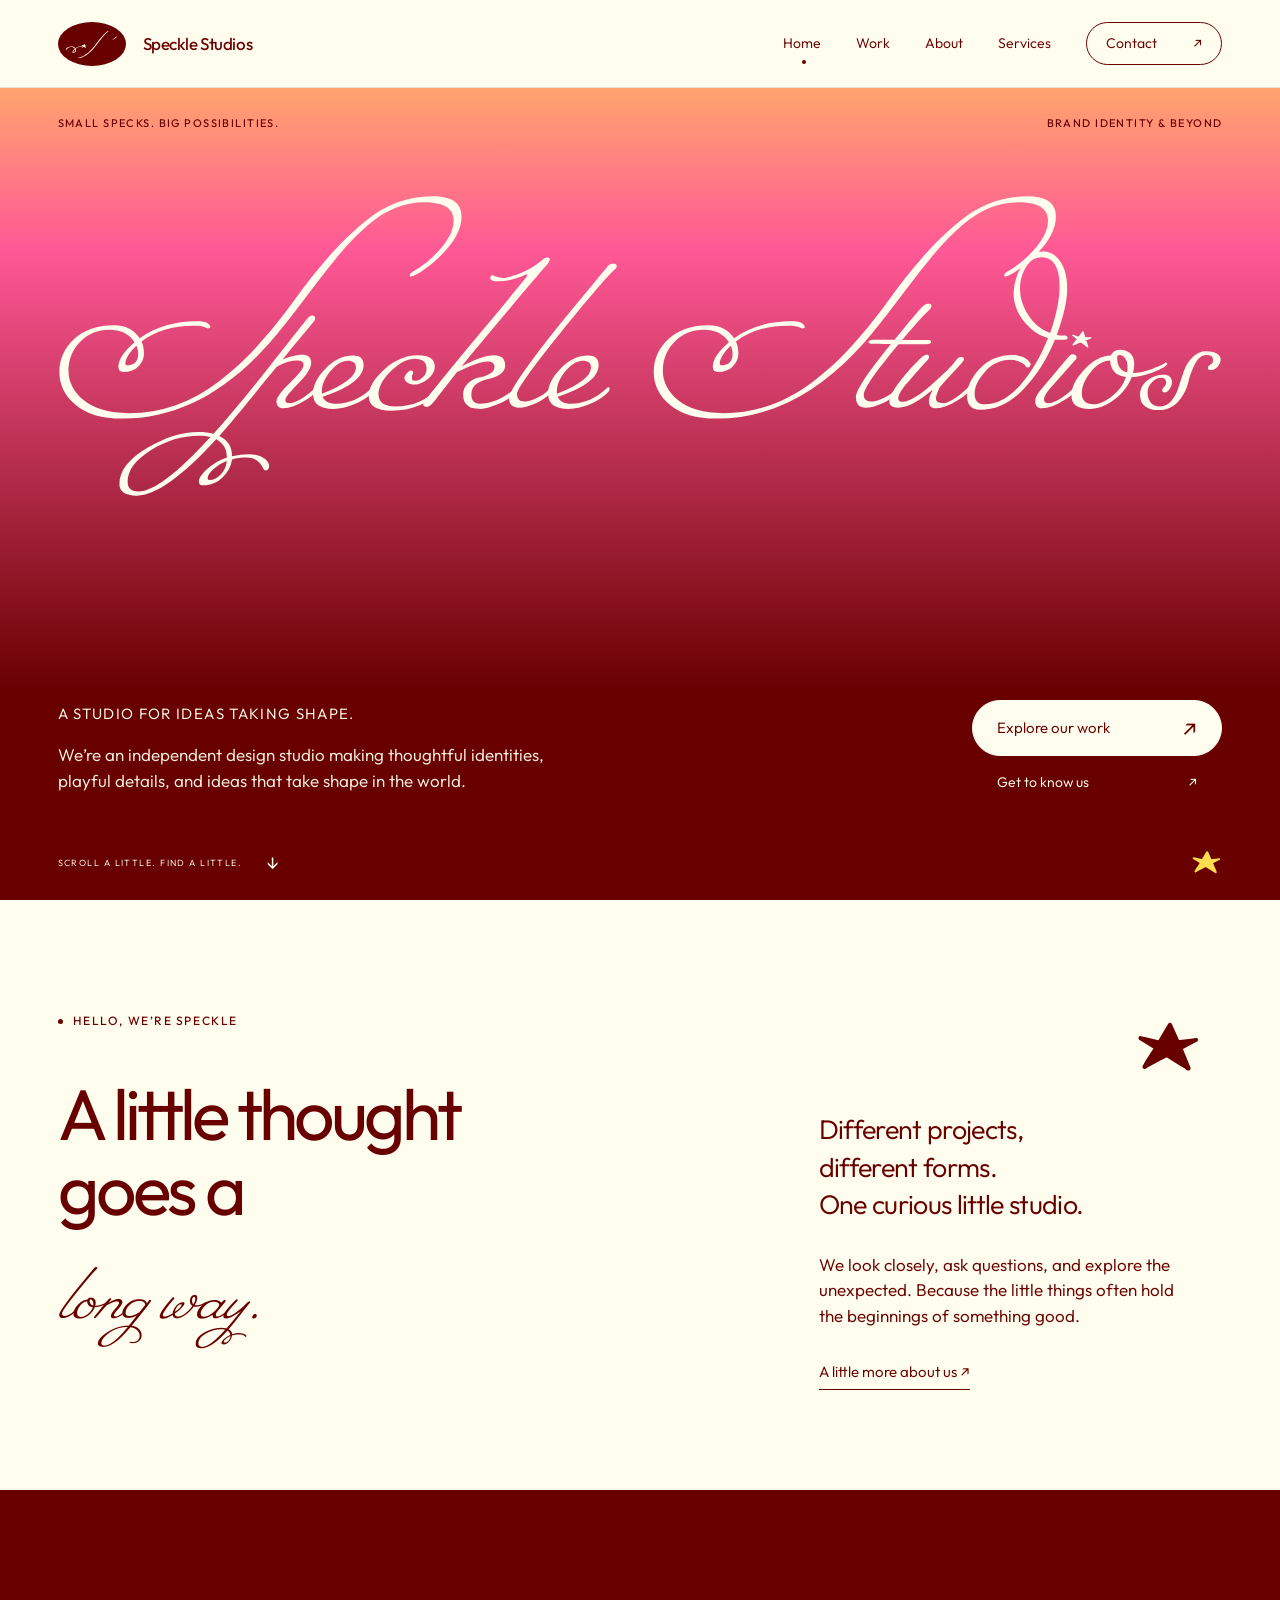
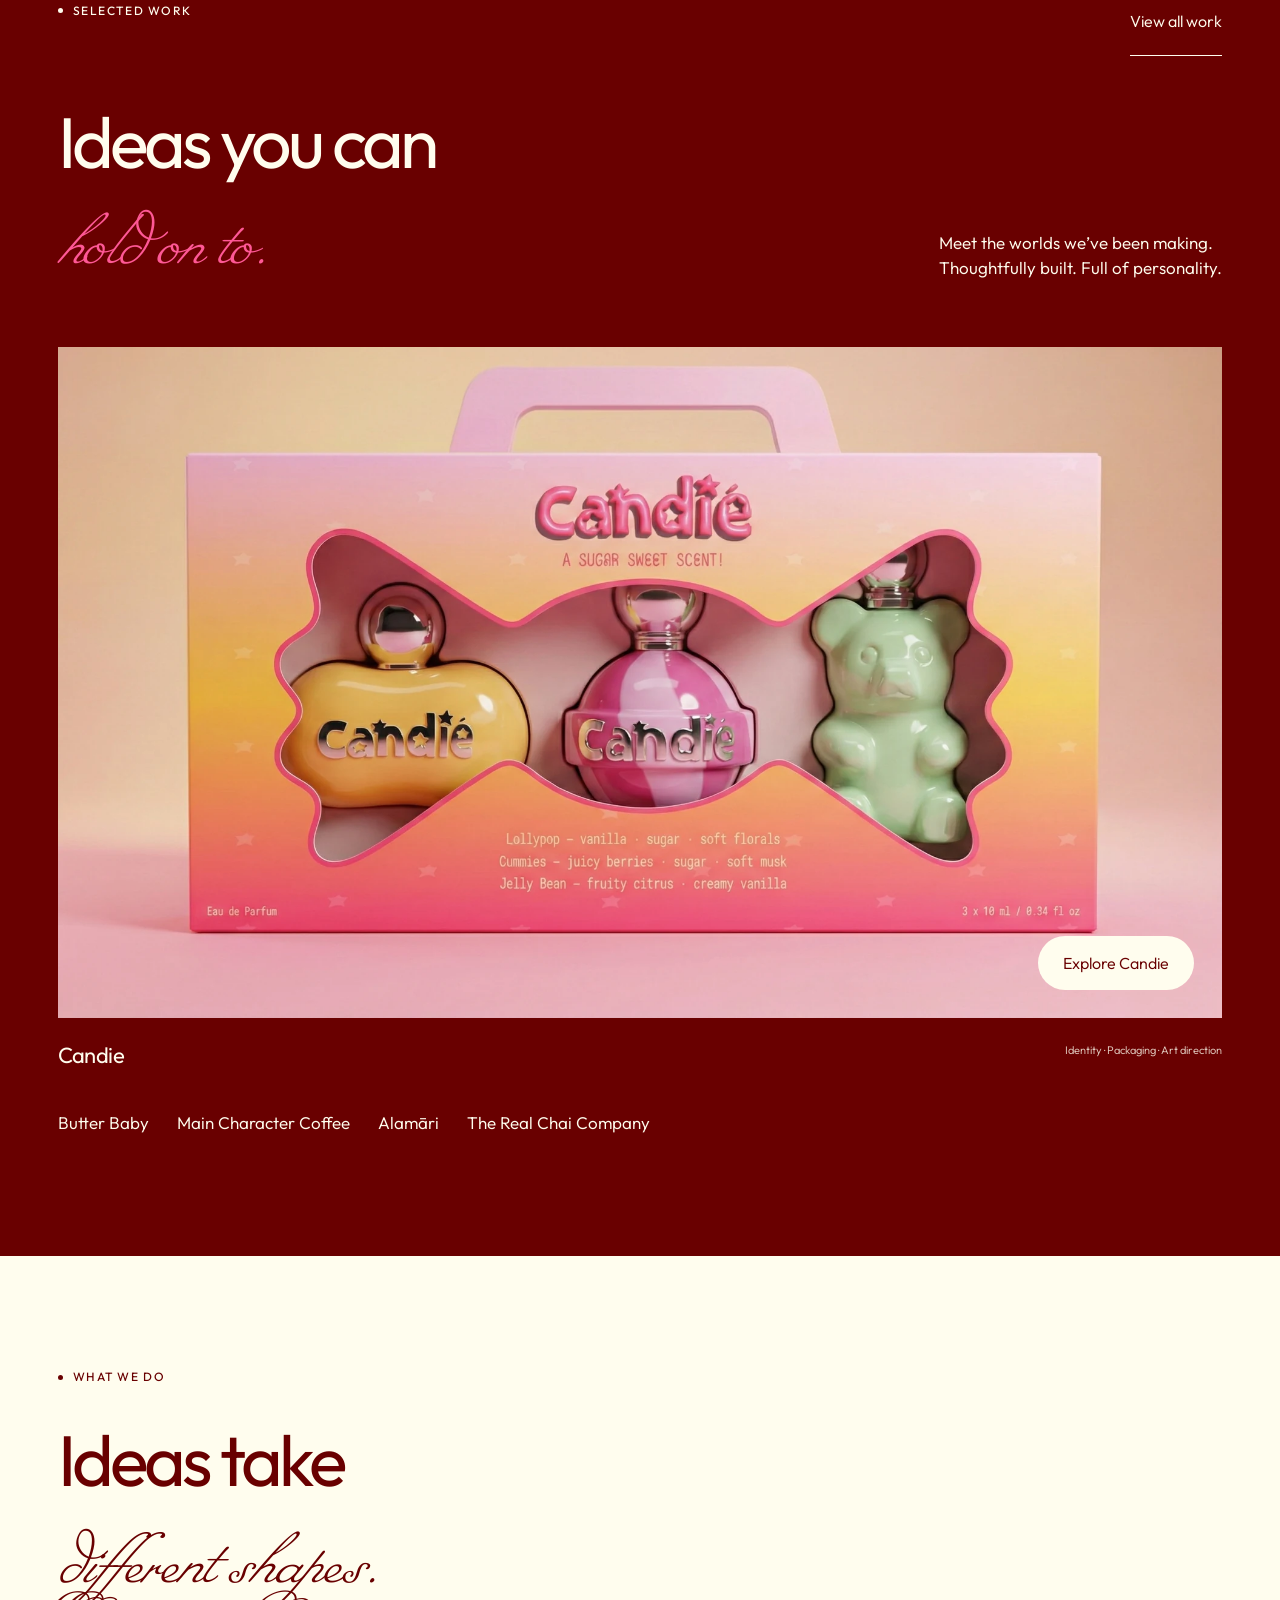
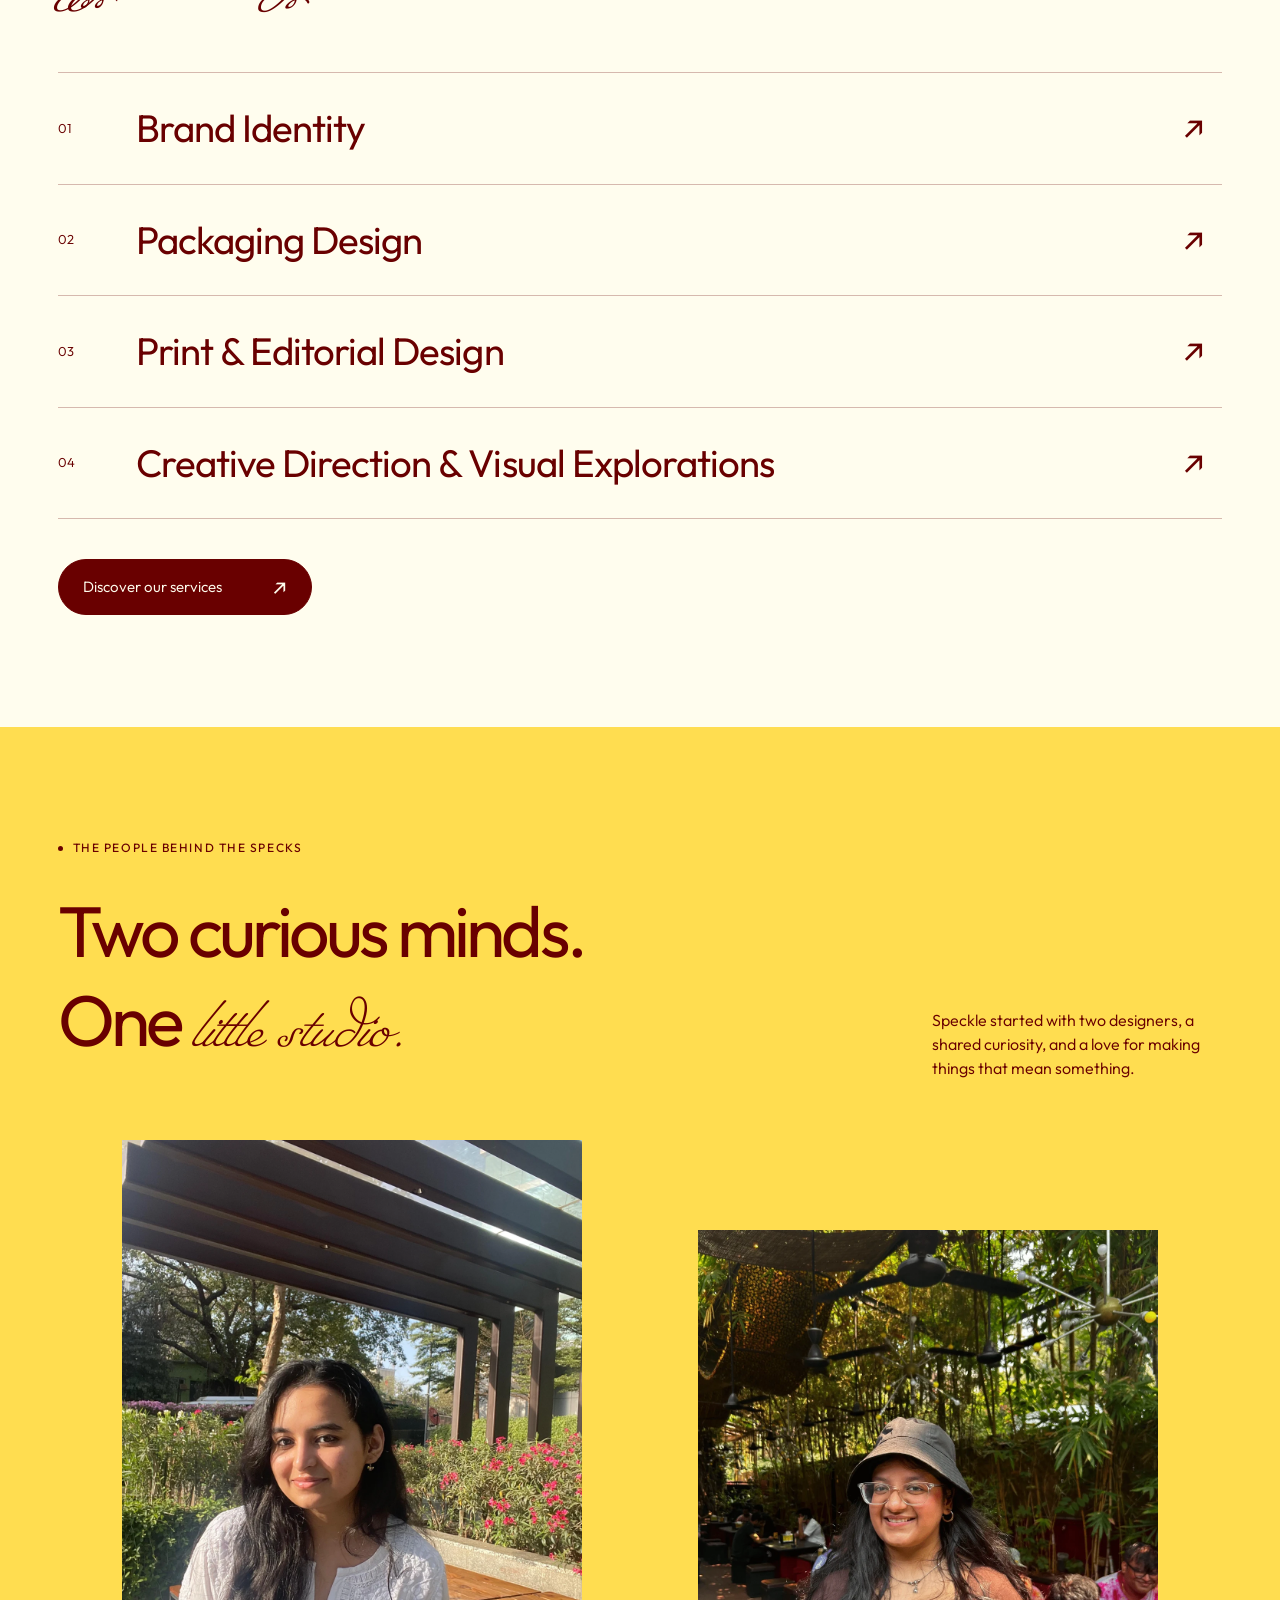
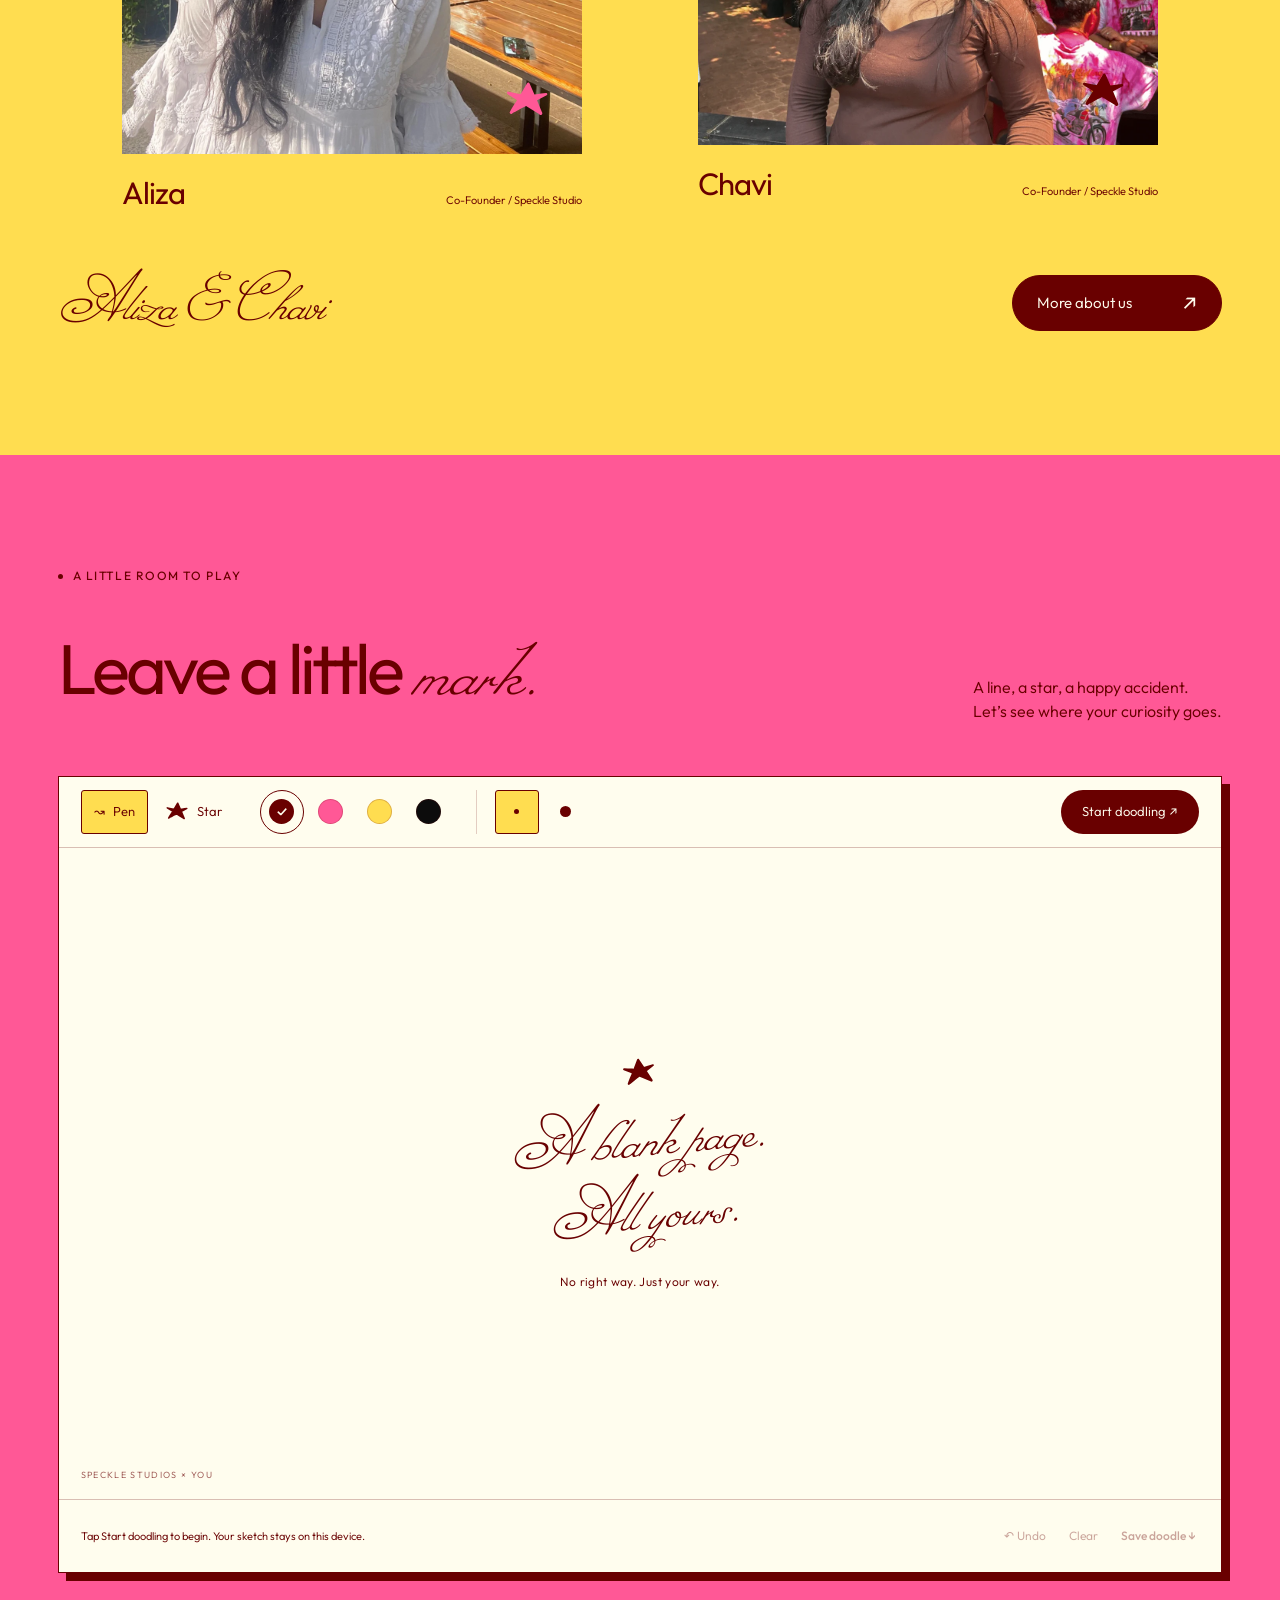
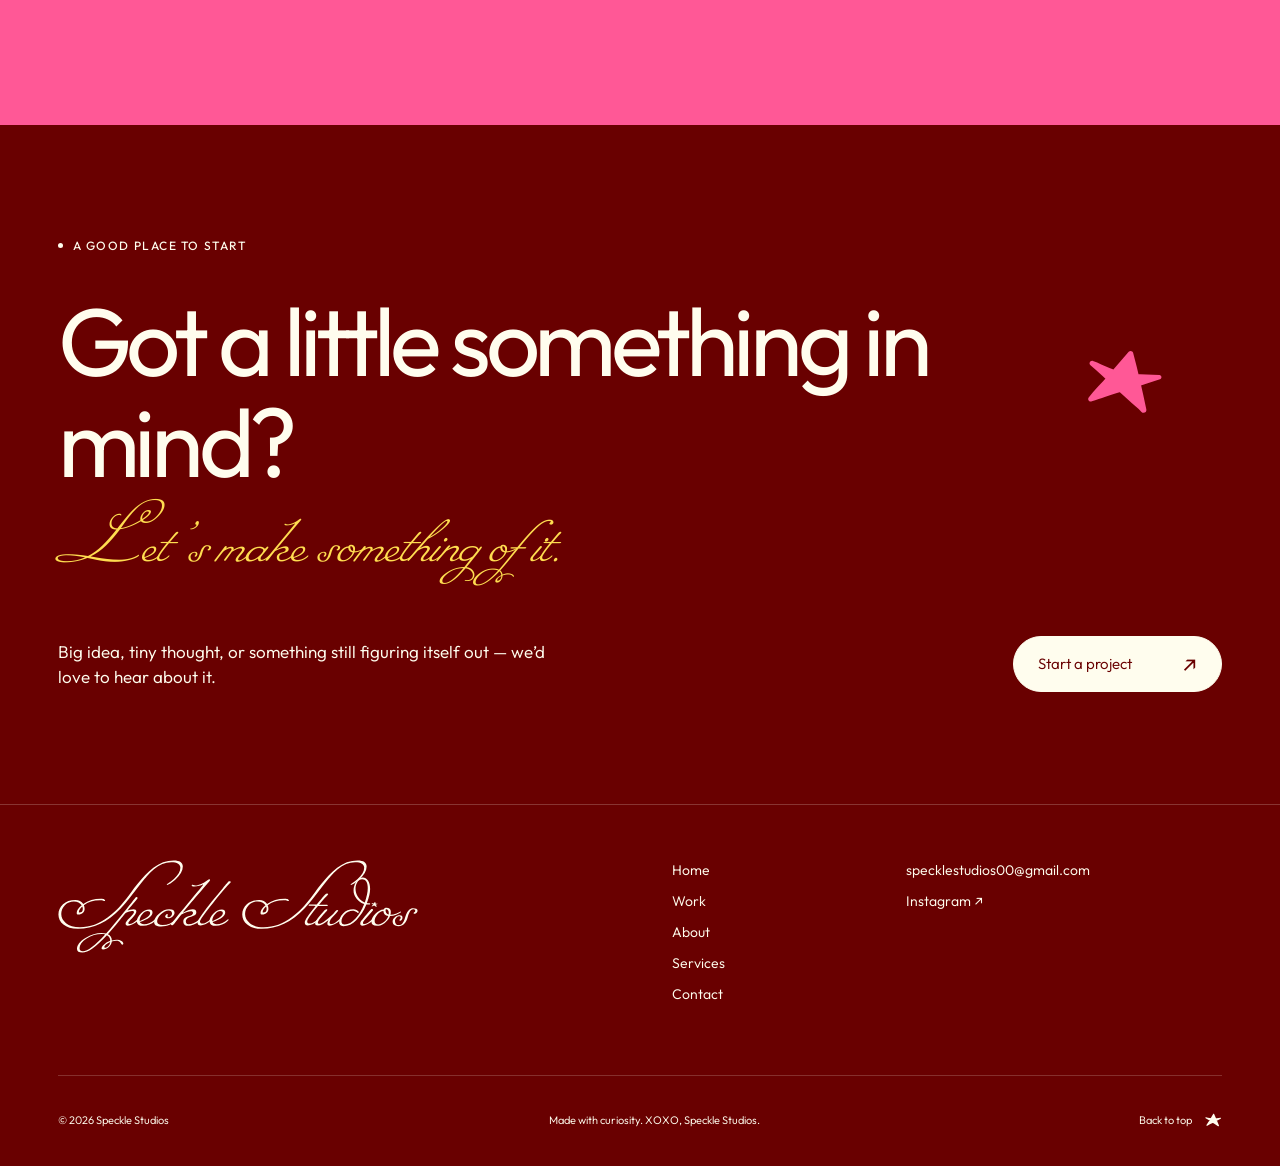
<file: index.html>
<!doctype html>
<html lang="en">
  <head>
    <meta charset="utf-8" />
    <meta name="viewport" content="width=device-width, initial-scale=1" />
    <link
      rel="preload"
      href="brand/wordmark.svg"
      as="image"
      fetchpriority="high"
    />
    <link rel="preload" as="image" href="brand/logomark.svg" />
    <link rel="stylesheet" href="styles.css" data-precedence="next" />
    <title>Speckle Studios — A studio for ideas taking shape</title>
    <meta
      name="description"
      content="An independent multidisciplinary design studio with a soft spot for stories, typography, and the little details that make things feel like themselves."
    />
    <meta property="og:title" content="Speckle Studios" />
    <meta
      property="og:description"
      content="An independent multidisciplinary design studio with a soft spot for stories, typography, and the little details that make things feel like themselves."
    />
    <meta property="og:image" content="brand/og.png" />
    <meta property="og:image:width" content="1200" />
    <meta property="og:image:height" content="630" />
    <meta property="og:type" content="website" />
    <meta name="twitter:card" content="summary_large_image" />
    <meta name="twitter:title" content="Speckle Studios" />
    <meta
      name="twitter:description"
      content="An independent multidisciplinary design studio with a soft spot for stories, typography, and the little details that make things feel like themselves."
    />
    <meta name="twitter:image" content="brand/og.png" />
    <meta name="twitter:image:width" content="1200" />
    <meta name="twitter:image:height" content="630" />
    <link rel="icon" href="brand/favicon.svg" />
  </head>
  <body>
    <div hidden=""><!--$--><!--/$--></div>
    <a href="#main" class="skip-link">Skip to content</a>
    <header class="header">
      <a class="nav-brand" aria-label="Speckle Studios home" href="index.html"
        ><img src="brand/logomark.svg" width="66" height="40" alt="" /><span
          class="nav-studio-name"
          >Speckle Studios</span
        ></a
      >
      <nav aria-label="Main navigation" class="desktop-nav">
        <a aria-current="page" class="" href="index.html">Home</a
        ><a class="" href="work/index.html">Work</a
        ><a class="" href="about/index.html">About</a
        ><a class="" href="services/index.html">Services</a
        ><a class="nav-contact" href="https://tally.so/r/PdaVv0"
          >Contact<span aria-hidden="true">↗</span></a
        >
      </nav>
      <button
        class="menu-toggle"
        aria-expanded="false"
        aria-controls="mobile-navigation"
      >
        Menu +
      </button>
    </header>
    <main id="main">
      <section class="hero">
        <div class="hero-topline">
          <span>SMALL SPECKS. BIG POSSIBILITIES.</span
          ><span>BRAND IDENTITY &amp; BEYOND</span>
        </div>
        <div class="hero-wordmark">
          <h1 class="sr-only">
            Speckle Studios — A studio for ideas taking shape.
          </h1>
          <img
            src="brand/wordmark.svg"
            alt="Speckle Studios"
            width="1728"
            height="448"
            fetchpriority="high"
          />
        </div>
        <div class="hero-bottom">
          <div>
            <span class="hero-label">A STUDIO FOR IDEAS TAKING SHAPE.</span>
            <p>
              We’re an independent design studio making thoughtful identities,
              playful details, and ideas that take shape in the world.
            </p>
          </div>
          <div class="hero-actions">
            <a class="button magnetic light" href="work/index.html"
              >Explore our work<span aria-hidden="true">↗</span></a
            ><a class="hero-secondary" href="about/index.html"
              >Get to know us <span>↗</span></a
            >
          </div>
        </div>
        <div class="hero-foot">
          <span>SCROLL A LITTLE. FIND A LITTLE.</span
          ><span aria-hidden="true">↓</span
          ><svg class="star" viewBox="-12 -1 25 21" aria-hidden="true">
            <path
              d="M0 0C.327 .55 1.142 .51 1.41-.071 3.957-5.576 6.344-11.156 8.567-16.8 8.894-17.63 7.911-18.361 7.201-17.819 6.789-17.504 6.396-17.227 6.077-17.037-.094-13.365-4.862-9.893-11.032-6.221-11.791-5.769-11.367-4.597-10.497-4.749-8.667-5.067-6.855-5.585-5.042-6.002 .203-7.207 5.253-6.137 10.709-5.503 11.467-5.415 11.782-6.439 11.105-6.792 7.806-8.511 4.674-10.289 1.443-11.94-.697-13.033-2.502-13.77-4.92-15.176-5.818-15.699-7.478-16.442-8.651-17.26-9.32-17.727-10.192-16.999-9.831-16.268-8.539-13.648-6.556-11.044-5.117-8.62Z"
              transform="scale(1 -1)"
              fill="currentColor"
            ></path>
          </svg>
        </div>
      </section>
      <section class="introduction section">
        <div class="eyebrow">
          <span class="tiny-speck"></span>Hello, we’re Speckle
        </div>
        <div class="intro-grid">
          <h2 data-reveal="true">
            A little thought<br />goes a <em class="script">long way.</em>
          </h2>
          <div class="intro-copy">
            <svg class="star" viewBox="-12 -1 25 21" aria-hidden="true">
              <path
                d="M0 0C.327 .55 1.142 .51 1.41-.071 3.957-5.576 6.344-11.156 8.567-16.8 8.894-17.63 7.911-18.361 7.201-17.819 6.789-17.504 6.396-17.227 6.077-17.037-.094-13.365-4.862-9.893-11.032-6.221-11.791-5.769-11.367-4.597-10.497-4.749-8.667-5.067-6.855-5.585-5.042-6.002 .203-7.207 5.253-6.137 10.709-5.503 11.467-5.415 11.782-6.439 11.105-6.792 7.806-8.511 4.674-10.289 1.443-11.94-.697-13.033-2.502-13.77-4.92-15.176-5.818-15.699-7.478-16.442-8.651-17.26-9.32-17.727-10.192-16.999-9.831-16.268-8.539-13.648-6.556-11.044-5.117-8.62Z"
                transform="scale(1 -1)"
                fill="currentColor"
              ></path>
            </svg>
            <p class="lead">
              Different projects,<br />different forms.<br />One curious little
              studio.
            </p>
            <p>
              We look closely, ask questions, and explore the unexpected.
              Because the little things often hold the beginnings of something
              good.
            </p>
            <a class="text-link" href="about/index.html"
              >A little more about us ↗</a
            >
          </div>
        </div>
      </section>
      <section class="work section home-real-work" id="work">
        <div class="section-heading">
          <div class="eyebrow">
            <span class="tiny-speck"></span>Selected work
          </div>
          <a class="plain-link" href="work/index.html">View all work</a>
        </div>
        <div class="featured-work-heading">
          <h2 data-reveal="true">
            Ideas you can<br /><em class="script">hold on to.</em>
          </h2>
          <p>
            Meet the worlds we’ve been making.<br />Thoughtfully built. Full of
            personality.
          </p>
        </div>
        <a class="home-project-feature" href="work/candie/index.html"
          ><img
            src="projects/candie/2-1920.webp"
            srcset="
              projects/candie/2-480.webp   480w,
              projects/candie/2-960.webp   960w,
              projects/candie/2-1920.webp 1920w
            "
            sizes="100vw"
            width="1920"
            height="1107"
            alt="Front of the Candie gift set with a candy-wrapper shaped window and three perfume bottles"
            loading="lazy"
            decoding="async"
            fetchpriority="auto"
          /><span class="feature-open">Explore Candie</span></a
        >
        <div class="project-caption">
          <h3>Candie</h3>
          <span>Identity · Packaging · Art direction</span>
        </div>
        <nav class="home-project-links" aria-label="More projects">
          <a href="work/butter-baby/index.html">Butter Baby</a
          ><a href="work/main-character-coffee/index.html"
            >Main Character Coffee</a
          ><a href="work/alamari/index.html">Alamāri</a
          ><a href="work/the-real-chai-company/index.html"
            >The Real Chai Company</a
          >
        </nav>
      </section>
      <section class="home-services section">
        <div class="eyebrow"><span class="tiny-speck"></span>What we do</div>
        <h2 data-reveal="true">
          Ideas take<br /><em class="script">different shapes.</em>
        </h2>
        <div class="service-list">
          <a class="service-row" href="services/index.html#brand-identity"
            ><span class="small">0<!-- -->1</span>
            <h3>Brand Identity</h3>
            <svg class="star" viewBox="-12 -1 25 21" aria-hidden="true">
              <path
                d="M0 0C.327 .55 1.142 .51 1.41-.071 3.957-5.576 6.344-11.156 8.567-16.8 8.894-17.63 7.911-18.361 7.201-17.819 6.789-17.504 6.396-17.227 6.077-17.037-.094-13.365-4.862-9.893-11.032-6.221-11.791-5.769-11.367-4.597-10.497-4.749-8.667-5.067-6.855-5.585-5.042-6.002 .203-7.207 5.253-6.137 10.709-5.503 11.467-5.415 11.782-6.439 11.105-6.792 7.806-8.511 4.674-10.289 1.443-11.94-.697-13.033-2.502-13.77-4.92-15.176-5.818-15.699-7.478-16.442-8.651-17.26-9.32-17.727-10.192-16.999-9.831-16.268-8.539-13.648-6.556-11.044-5.117-8.62Z"
                transform="scale(1 -1)"
                fill="currentColor"
              ></path></svg
            ><span class="row-arrow" aria-hidden="true">↗</span></a
          ><a class="service-row" href="services/index.html#packaging"
            ><span class="small">0<!-- -->2</span>
            <h3>Packaging Design</h3>
            <svg class="star" viewBox="-12 -1 25 21" aria-hidden="true">
              <path
                d="M0 0C.327 .55 1.142 .51 1.41-.071 3.957-5.576 6.344-11.156 8.567-16.8 8.894-17.63 7.911-18.361 7.201-17.819 6.789-17.504 6.396-17.227 6.077-17.037-.094-13.365-4.862-9.893-11.032-6.221-11.791-5.769-11.367-4.597-10.497-4.749-8.667-5.067-6.855-5.585-5.042-6.002 .203-7.207 5.253-6.137 10.709-5.503 11.467-5.415 11.782-6.439 11.105-6.792 7.806-8.511 4.674-10.289 1.443-11.94-.697-13.033-2.502-13.77-4.92-15.176-5.818-15.699-7.478-16.442-8.651-17.26-9.32-17.727-10.192-16.999-9.831-16.268-8.539-13.648-6.556-11.044-5.117-8.62Z"
                transform="scale(1 -1)"
                fill="currentColor"
              ></path></svg
            ><span class="row-arrow" aria-hidden="true">↗</span></a
          ><a class="service-row" href="services/index.html#editorial"
            ><span class="small">0<!-- -->3</span>
            <h3>Print &amp; Editorial Design</h3>
            <svg class="star" viewBox="-12 -1 25 21" aria-hidden="true">
              <path
                d="M0 0C.327 .55 1.142 .51 1.41-.071 3.957-5.576 6.344-11.156 8.567-16.8 8.894-17.63 7.911-18.361 7.201-17.819 6.789-17.504 6.396-17.227 6.077-17.037-.094-13.365-4.862-9.893-11.032-6.221-11.791-5.769-11.367-4.597-10.497-4.749-8.667-5.067-6.855-5.585-5.042-6.002 .203-7.207 5.253-6.137 10.709-5.503 11.467-5.415 11.782-6.439 11.105-6.792 7.806-8.511 4.674-10.289 1.443-11.94-.697-13.033-2.502-13.77-4.92-15.176-5.818-15.699-7.478-16.442-8.651-17.26-9.32-17.727-10.192-16.999-9.831-16.268-8.539-13.648-6.556-11.044-5.117-8.62Z"
                transform="scale(1 -1)"
                fill="currentColor"
              ></path></svg
            ><span class="row-arrow" aria-hidden="true">↗</span></a
          ><a class="service-row" href="services/index.html#creative-direction"
            ><span class="small">0<!-- -->4</span>
            <h3>Creative Direction &amp; Visual Explorations</h3>
            <svg class="star" viewBox="-12 -1 25 21" aria-hidden="true">
              <path
                d="M0 0C.327 .55 1.142 .51 1.41-.071 3.957-5.576 6.344-11.156 8.567-16.8 8.894-17.63 7.911-18.361 7.201-17.819 6.789-17.504 6.396-17.227 6.077-17.037-.094-13.365-4.862-9.893-11.032-6.221-11.791-5.769-11.367-4.597-10.497-4.749-8.667-5.067-6.855-5.585-5.042-6.002 .203-7.207 5.253-6.137 10.709-5.503 11.467-5.415 11.782-6.439 11.105-6.792 7.806-8.511 4.674-10.289 1.443-11.94-.697-13.033-2.502-13.77-4.92-15.176-5.818-15.699-7.478-16.442-8.651-17.26-9.32-17.727-10.192-16.999-9.831-16.268-8.539-13.648-6.556-11.044-5.117-8.62Z"
                transform="scale(1 -1)"
                fill="currentColor"
              ></path></svg
            ><span class="row-arrow" aria-hidden="true">↗</span></a
          >
        </div>
        <a class="button magnetic" href="services/index.html"
          >Discover our services<span aria-hidden="true">↗</span></a
        >
      </section>
      <section class="meet section">
        <div class="meet-heading">
          <div>
            <div class="eyebrow">
              <span class="tiny-speck"></span>The people behind the specks
            </div>
            <h2 data-reveal="true">
              Two curious minds.<br />One <em class="script">little studio.</em>
            </h2>
          </div>
          <p>
            Speckle started with two designers, a shared curiosity, and a love
            for making things that mean something.
          </p>
        </div>
        <div class="team-grid">
          <article class="person">
            <div class="portrait" data-reveal="true">
              <img
                src="about/aliza.webp"
                alt="Aliza"
                width="1200"
                height="1600"
                loading="lazy"
              /><svg class="star" viewBox="-12 -1 25 21" aria-hidden="true">
                <path
                  d="M0 0C.327 .55 1.142 .51 1.41-.071 3.957-5.576 6.344-11.156 8.567-16.8 8.894-17.63 7.911-18.361 7.201-17.819 6.789-17.504 6.396-17.227 6.077-17.037-.094-13.365-4.862-9.893-11.032-6.221-11.791-5.769-11.367-4.597-10.497-4.749-8.667-5.067-6.855-5.585-5.042-6.002 .203-7.207 5.253-6.137 10.709-5.503 11.467-5.415 11.782-6.439 11.105-6.792 7.806-8.511 4.674-10.289 1.443-11.94-.697-13.033-2.502-13.77-4.92-15.176-5.818-15.699-7.478-16.442-8.651-17.26-9.32-17.727-10.192-16.999-9.831-16.268-8.539-13.648-6.556-11.044-5.117-8.62Z"
                  transform="scale(1 -1)"
                  fill="currentColor"
                ></path>
              </svg>
            </div>
            <div class="person-caption">
              <h3>Aliza</h3>
              <span
                >Co-Founder<!-- -->
                / Speckle Studio</span
              >
            </div>
          </article>
          <article class="person">
            <div class="portrait" data-reveal="true">
              <img
                src="about/chavi.webp"
                alt="Chavi"
                width="1200"
                height="1343"
                loading="lazy"
              /><svg class="star" viewBox="-12 -1 25 21" aria-hidden="true">
                <path
                  d="M0 0C.327 .55 1.142 .51 1.41-.071 3.957-5.576 6.344-11.156 8.567-16.8 8.894-17.63 7.911-18.361 7.201-17.819 6.789-17.504 6.396-17.227 6.077-17.037-.094-13.365-4.862-9.893-11.032-6.221-11.791-5.769-11.367-4.597-10.497-4.749-8.667-5.067-6.855-5.585-5.042-6.002 .203-7.207 5.253-6.137 10.709-5.503 11.467-5.415 11.782-6.439 11.105-6.792 7.806-8.511 4.674-10.289 1.443-11.94-.697-13.033-2.502-13.77-4.92-15.176-5.818-15.699-7.478-16.442-8.651-17.26-9.32-17.727-10.192-16.999-9.831-16.268-8.539-13.648-6.556-11.044-5.117-8.62Z"
                  transform="scale(1 -1)"
                  fill="currentColor"
                ></path>
              </svg>
            </div>
            <div class="person-caption">
              <h3>Chavi</h3>
              <span
                >Co-Founder<!-- -->
                / Speckle Studio</span
              >
            </div>
          </article>
        </div>
        <div class="meet-bottom">
          <span class="script">Aliza &amp; Chavi</span
          ><a class="button magnetic" href="about/index.html"
            >More about us<span aria-hidden="true">↗</span></a
          >
        </div>
      </section>
      <section
        class="doodle-section section"
        id="leave-a-mark"
        aria-labelledby="doodle-title"
      >
        <div class="doodle-heading">
          <div>
            <div class="eyebrow">
              <span class="tiny-speck"></span>A little room to play
            </div>
            <h2 id="doodle-title">
              Leave a little <em class="script">mark.</em>
            </h2>
          </div>
          <p>
            A line, a star, a happy accident.<br />Let’s see where your
            curiosity goes.
          </p>
        </div>
        <div class="doodle-studio">
          <div class="doodle-toolbar" aria-label="Drawing tools">
            <div
              class="doodle-tool-group"
              role="group"
              aria-label="Choose a drawing tool"
            >
              <button type="button" aria-pressed="true">
                ↝ <span>Pen</span></button
              ><button type="button" aria-pressed="false">
                <svg class="star" viewBox="-12 -1 25 21" aria-hidden="true">
                  <path
                    d="M0 0C.327 .55 1.142 .51 1.41-.071 3.957-5.576 6.344-11.156 8.567-16.8 8.894-17.63 7.911-18.361 7.201-17.819 6.789-17.504 6.396-17.227 6.077-17.037-.094-13.365-4.862-9.893-11.032-6.221-11.791-5.769-11.367-4.597-10.497-4.749-8.667-5.067-6.855-5.585-5.042-6.002 .203-7.207 5.253-6.137 10.709-5.503 11.467-5.415 11.782-6.439 11.105-6.792 7.806-8.511 4.674-10.289 1.443-11.94-.697-13.033-2.502-13.77-4.92-15.176-5.818-15.699-7.478-16.442-8.651-17.26-9.32-17.727-10.192-16.999-9.831-16.268-8.539-13.648-6.556-11.044-5.117-8.62Z"
                    transform="scale(1 -1)"
                    fill="currentColor"
                  ></path></svg
                ><span>Star</span>
              </button>
            </div>
            <div class="doodle-colors" role="group" aria-label="Ink colour">
              <button
                type="button"
                aria-label="Deep red ink"
                aria-pressed="true"
                style="--ink-color: #690000"
              >
                <span></span><b aria-hidden="true">✓</b></button
              ><button
                type="button"
                aria-label="Electric pink ink"
                aria-pressed="false"
                style="--ink-color: #ff5896"
              >
                <span></span></button
              ><button
                type="button"
                aria-label="Butter yellow ink"
                aria-pressed="false"
                style="--ink-color: #ffdd50"
              >
                <span></span></button
              ><button
                type="button"
                aria-label="Ink black ink"
                aria-pressed="false"
                style="--ink-color: #0c0c0c"
              >
                <span></span>
              </button>
            </div>
            <div class="doodle-weight" role="group" aria-label="Line weight">
              <button type="button" aria-label="Fine line" aria-pressed="true">
                <span class="fine-dot"></span></button
              ><button
                type="button"
                aria-label="Bold line"
                aria-pressed="false"
              >
                <span class="bold-dot"></span>
              </button>
            </div>
            <button type="button" class="doodle-toggle" aria-pressed="false">
              Start doodling ↗
            </button>
          </div>
          <div class="doodle-paper-wrap">
            <svg
              class="doodle-paper"
              viewBox="0 0 1000 560"
              role="img"
              aria-label="Your doodle, 0 marks. Choose Start doodling to draw."
              aria-describedby="doodle-help"
              tabindex="-1"
            >
              <rect width="1000" height="560" fill="#FFFDEE"></rect>
            </svg>
            <div class="doodle-empty" aria-hidden="true">
              <svg class="star" viewBox="-12 -1 25 21" aria-hidden="true">
                <path
                  d="M0 0C.327 .55 1.142 .51 1.41-.071 3.957-5.576 6.344-11.156 8.567-16.8 8.894-17.63 7.911-18.361 7.201-17.819 6.789-17.504 6.396-17.227 6.077-17.037-.094-13.365-4.862-9.893-11.032-6.221-11.791-5.769-11.367-4.597-10.497-4.749-8.667-5.067-6.855-5.585-5.042-6.002 .203-7.207 5.253-6.137 10.709-5.503 11.467-5.415 11.782-6.439 11.105-6.792 7.806-8.511 4.674-10.289 1.443-11.94-.697-13.033-2.502-13.77-4.92-15.176-5.818-15.699-7.478-16.442-8.651-17.26-9.32-17.727-10.192-16.999-9.831-16.268-8.539-13.648-6.556-11.044-5.117-8.62Z"
                  transform="scale(1 -1)"
                  fill="currentColor"
                ></path></svg
              ><span class="script">A blank page.<br />All yours.</span
              ><span>No right way. Just your way.</span>
            </div>
            <span class="doodle-paper-label" aria-hidden="true"
              >SPECKLE STUDIOS × YOU</span
            >
          </div>
          <div class="doodle-bottom">
            <p id="doodle-help">
              Tap Start doodling to begin. Your sketch stays on this device.
            </p>
            <div class="doodle-actions">
              <button type="button" disabled="">↶ Undo</button
              ><button type="button" disabled="">Clear</button
              ><button type="button" disabled="">Save doodle ↓</button>
            </div>
          </div>
        </div>
        <p class="doodle-status" role="status"></p>
        <span class="sr-only"
          >Keyboard drawing: start doodling, focus the drawing area, use arrow
          keys to move and Enter or Space to stamp a star. All tools and colours
          work with the keyboard.</span
        >
      </section>
      <section class="closing section">
        <div class="eyebrow">
          <span class="tiny-speck"></span>A good place to start
        </div>
        <h2 data-reveal="true">Got a little something in mind?</h2>
        <p class="script">Let’s make something of it.</p>
        <div class="closing-bottom">
          <p>
            Big idea, tiny thought, or something still figuring itself out —
            we’d love to hear about it.
          </p>
          <a class="button magnetic light" href="contact/index.html"
            >Start a project<span aria-hidden="true">↗</span></a
          >
        </div>
        <svg
          class="star closing-star"
          viewBox="-12 -1 25 21"
          aria-hidden="true"
        >
          <path
            d="M0 0C.327 .55 1.142 .51 1.41-.071 3.957-5.576 6.344-11.156 8.567-16.8 8.894-17.63 7.911-18.361 7.201-17.819 6.789-17.504 6.396-17.227 6.077-17.037-.094-13.365-4.862-9.893-11.032-6.221-11.791-5.769-11.367-4.597-10.497-4.749-8.667-5.067-6.855-5.585-5.042-6.002 .203-7.207 5.253-6.137 10.709-5.503 11.467-5.415 11.782-6.439 11.105-6.792 7.806-8.511 4.674-10.289 1.443-11.94-.697-13.033-2.502-13.77-4.92-15.176-5.818-15.699-7.478-16.442-8.651-17.26-9.32-17.727-10.192-16.999-9.831-16.268-8.539-13.648-6.556-11.044-5.117-8.62Z"
            transform="scale(1 -1)"
            fill="currentColor"
          ></path>
        </svg>
      </section>
    </main>
    <!--$--><!--/$-->
    <footer class="footer">
      <div class="footer-top">
        <a aria-label="Speckle Studios home" href="index.html"
          ><img
            class="footer-logo"
            src="brand/wordmark.svg"
            width="430"
            height="112"
            alt="Speckle Studios"
        /></a>
        <nav aria-label="Footer navigation">
          <a href="index.html">Home</a><a href="work/index.html">Work</a
          ><a href="about/index.html">About</a
          ><a href="services/index.html">Services</a
          ><a href="contact/index.html">Contact</a>
        </nav>
        <div class="footer-socials">
          <a href="mailto:specklestudios00@gmail.com">specklestudios00@gmail.com</a
          ><a href="https://www.instagram.com/speckle.studios/">Instagram ↗</a
          ><span class="small"></span>
        </div>
      </div>
      <div class="footer-bottom">
        <span
          >©
          <!-- -->2026<!-- -->
          Speckle Studios</span
        ><span>Made with curiosity. XOXO, Speckle Studios.</span
        ><button>
          Back to top
          <svg class="star" viewBox="-12 -1 25 21" aria-hidden="true">
            <path
              d="M0 0C.327 .55 1.142 .51 1.41-.071 3.957-5.576 6.344-11.156 8.567-16.8 8.894-17.63 7.911-18.361 7.201-17.819 6.789-17.504 6.396-17.227 6.077-17.037-.094-13.365-4.862-9.893-11.032-6.221-11.791-5.769-11.367-4.597-10.497-4.749-8.667-5.067-6.855-5.585-5.042-6.002 .203-7.207 5.253-6.137 10.709-5.503 11.467-5.415 11.782-6.439 11.105-6.792 7.806-8.511 4.674-10.289 1.443-11.94-.697-13.033-2.502-13.77-4.92-15.176-5.818-15.699-7.478-16.442-8.651-17.26-9.32-17.727-10.192-16.999-9.831-16.268-8.539-13.648-6.556-11.044-5.117-8.62Z"
              transform="scale(1 -1)"
              fill="currentColor"
            ></path>
          </svg>
        </button>
      </div>
    </footer>
    <script defer src="vendor/preact.js"></script>
    <script defer src="vendor/hooks.js"></script>
    <script defer src="components.js"></script>
    <script defer src="script.js"></script>
  </body>
</html>
</file>
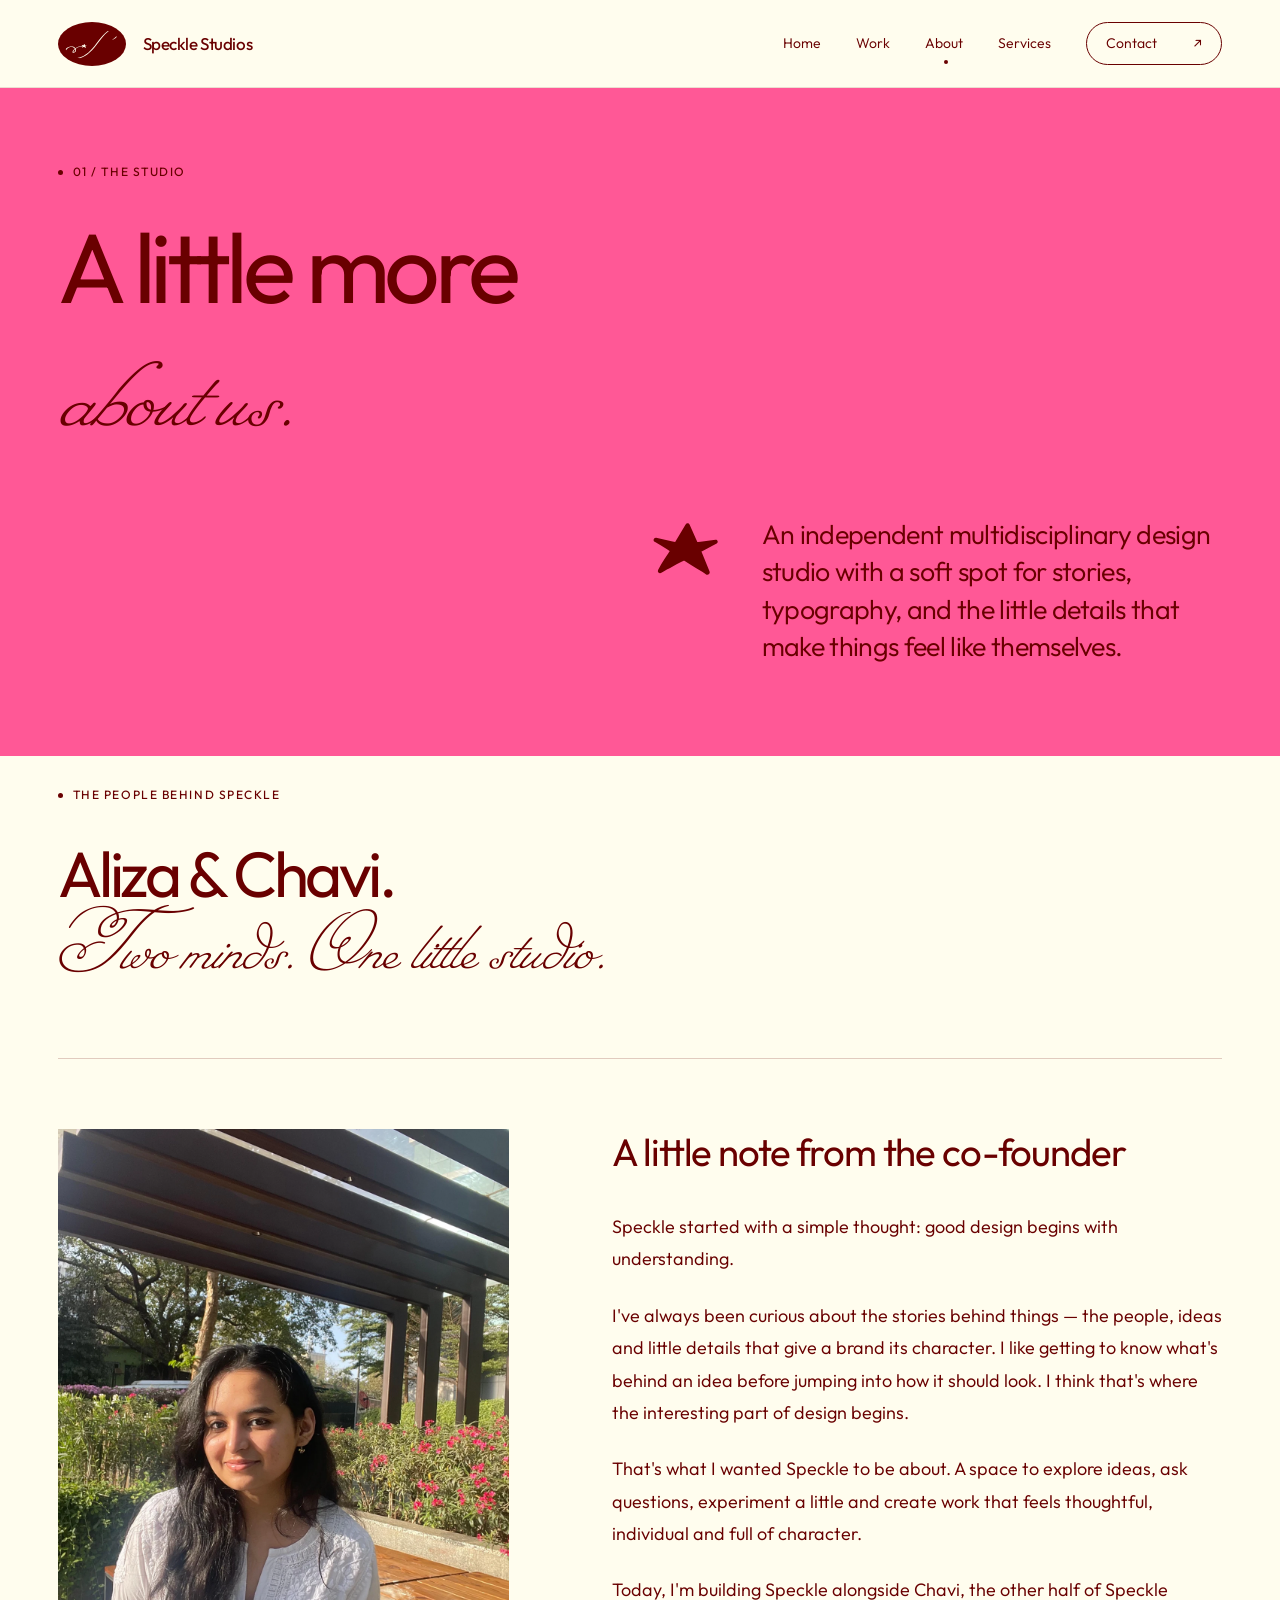
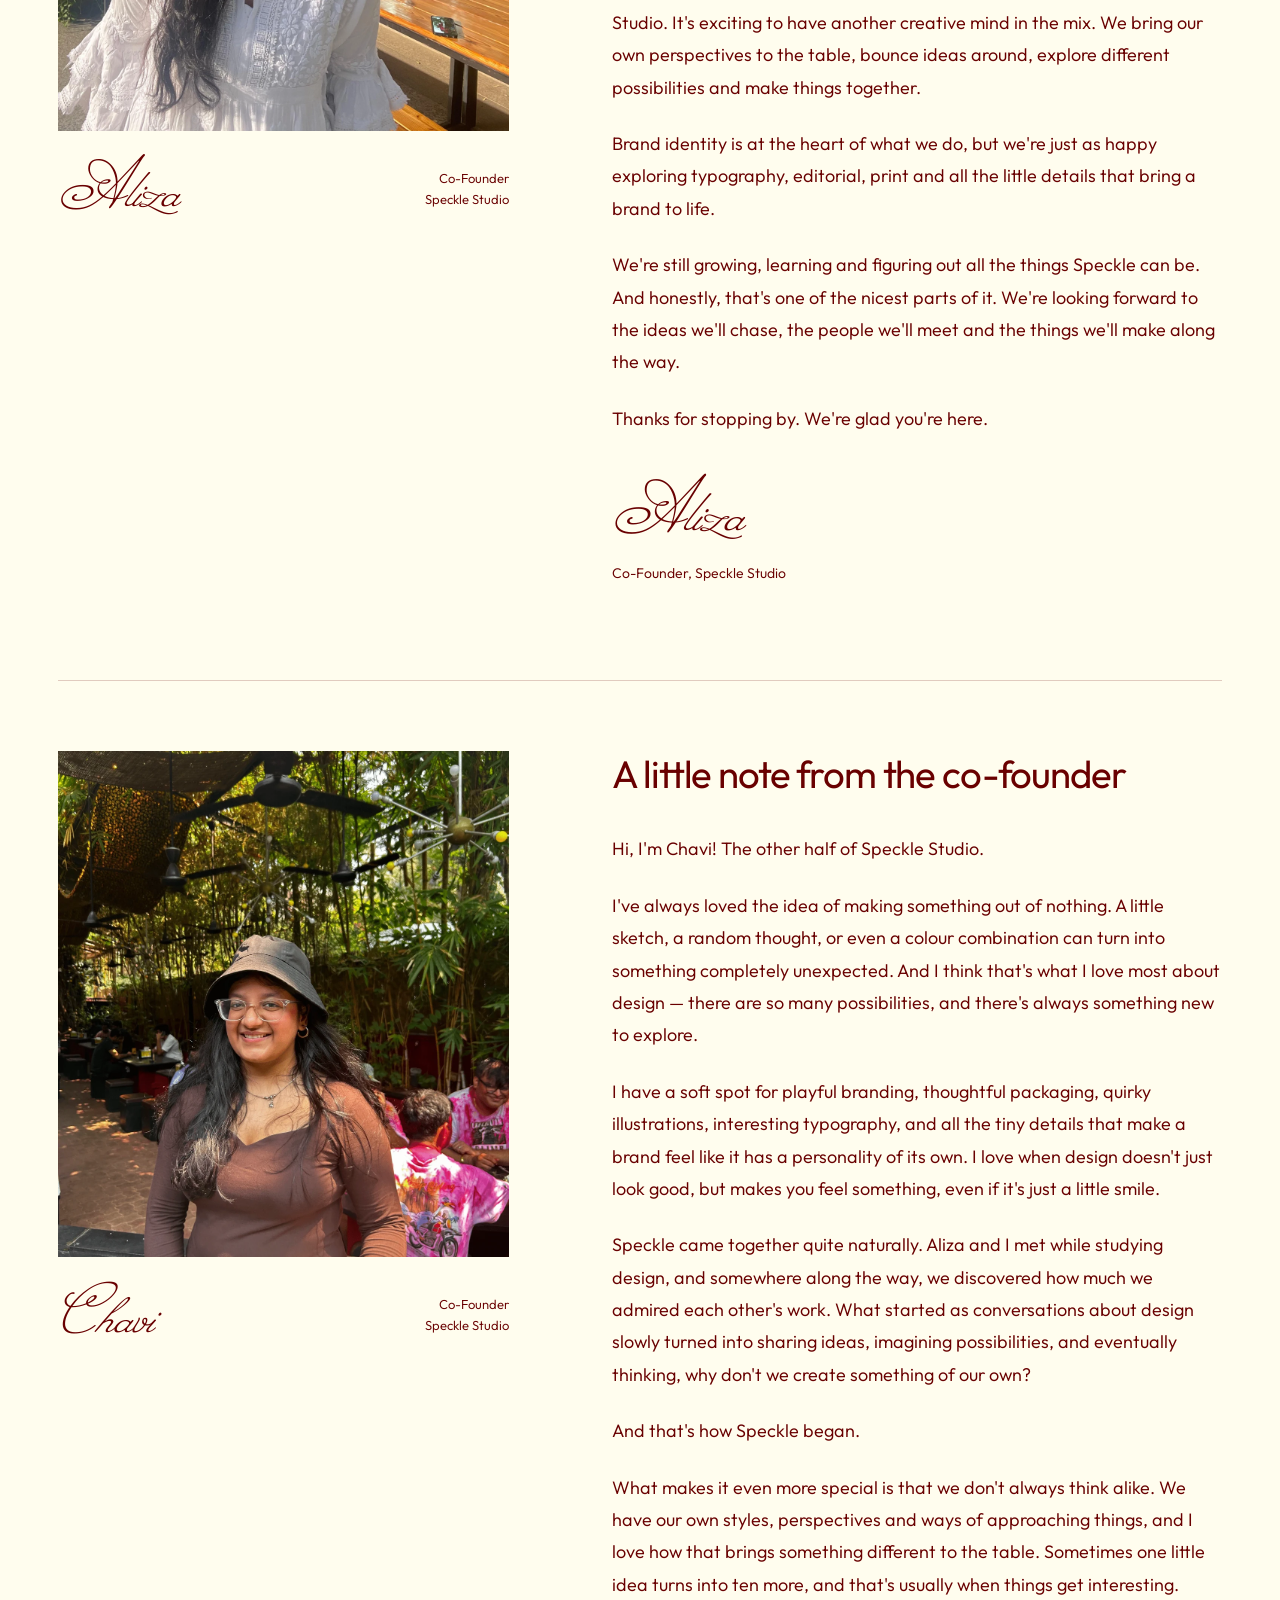
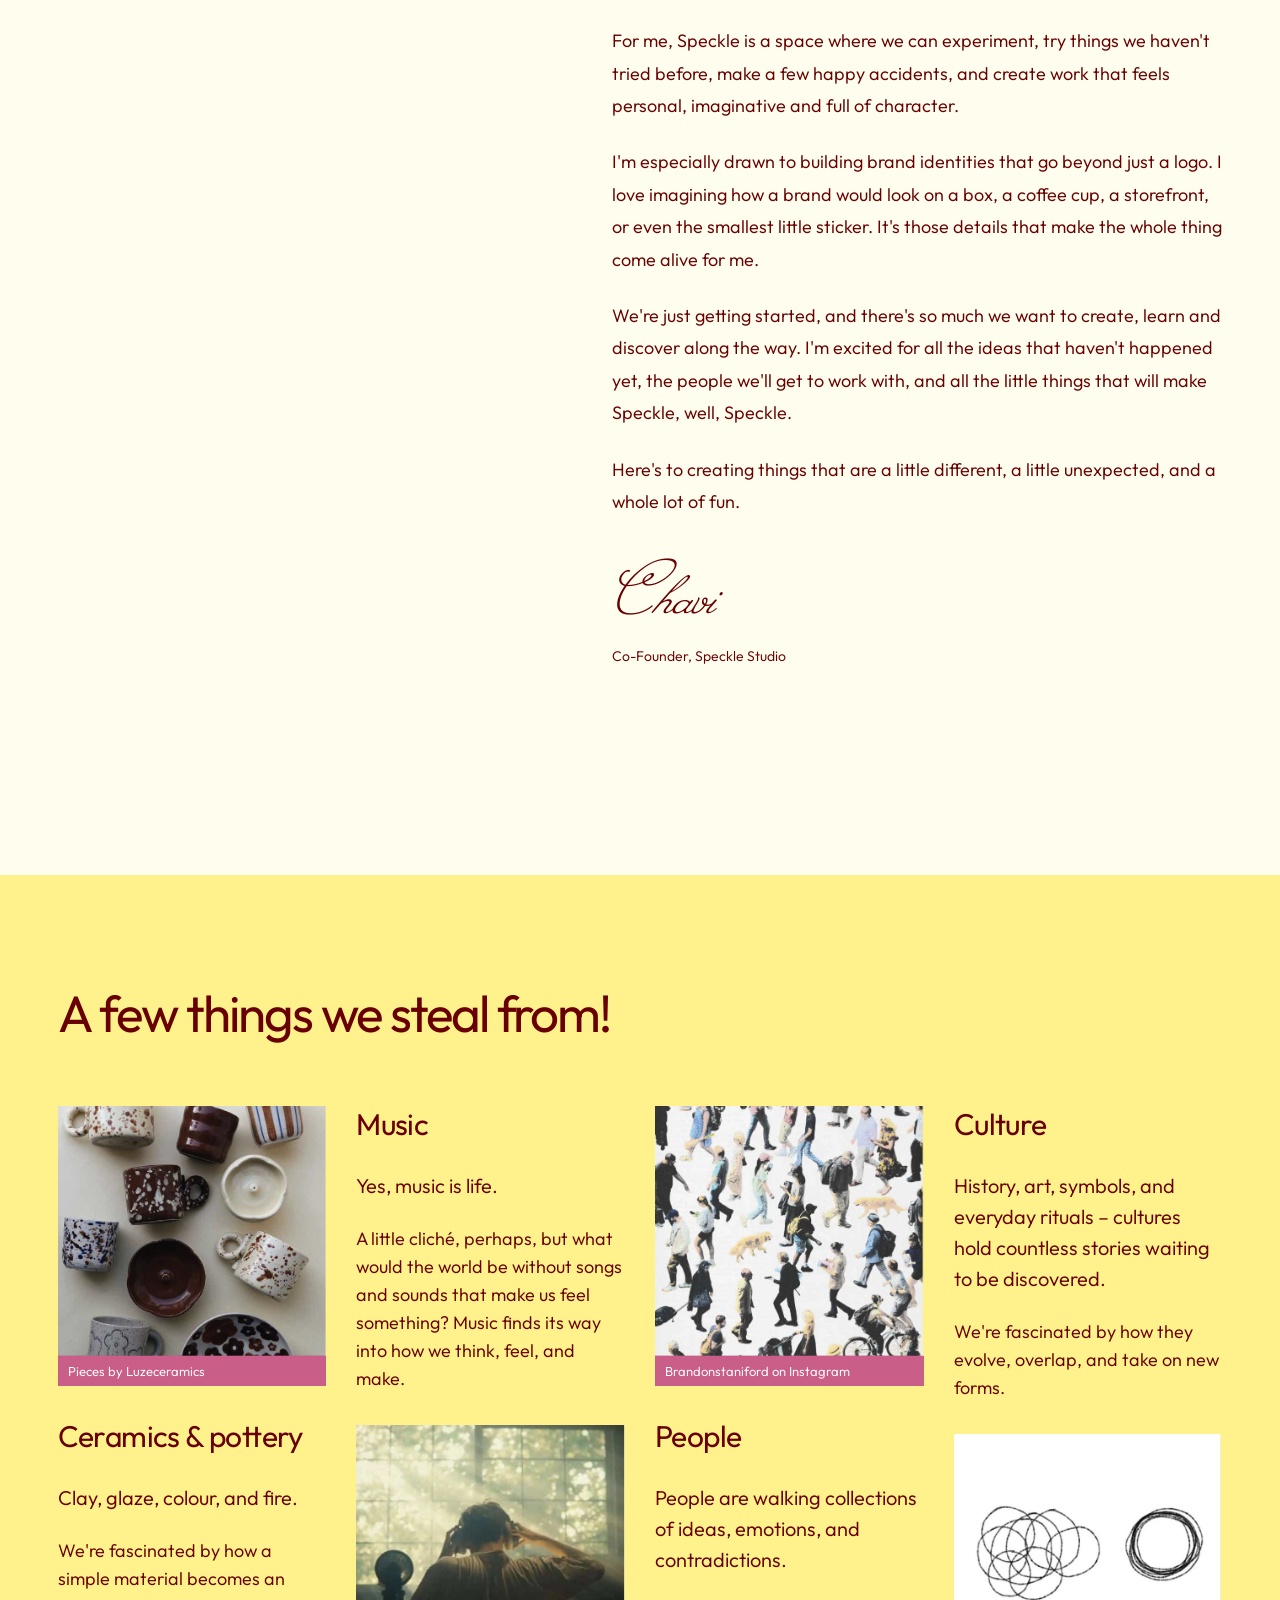
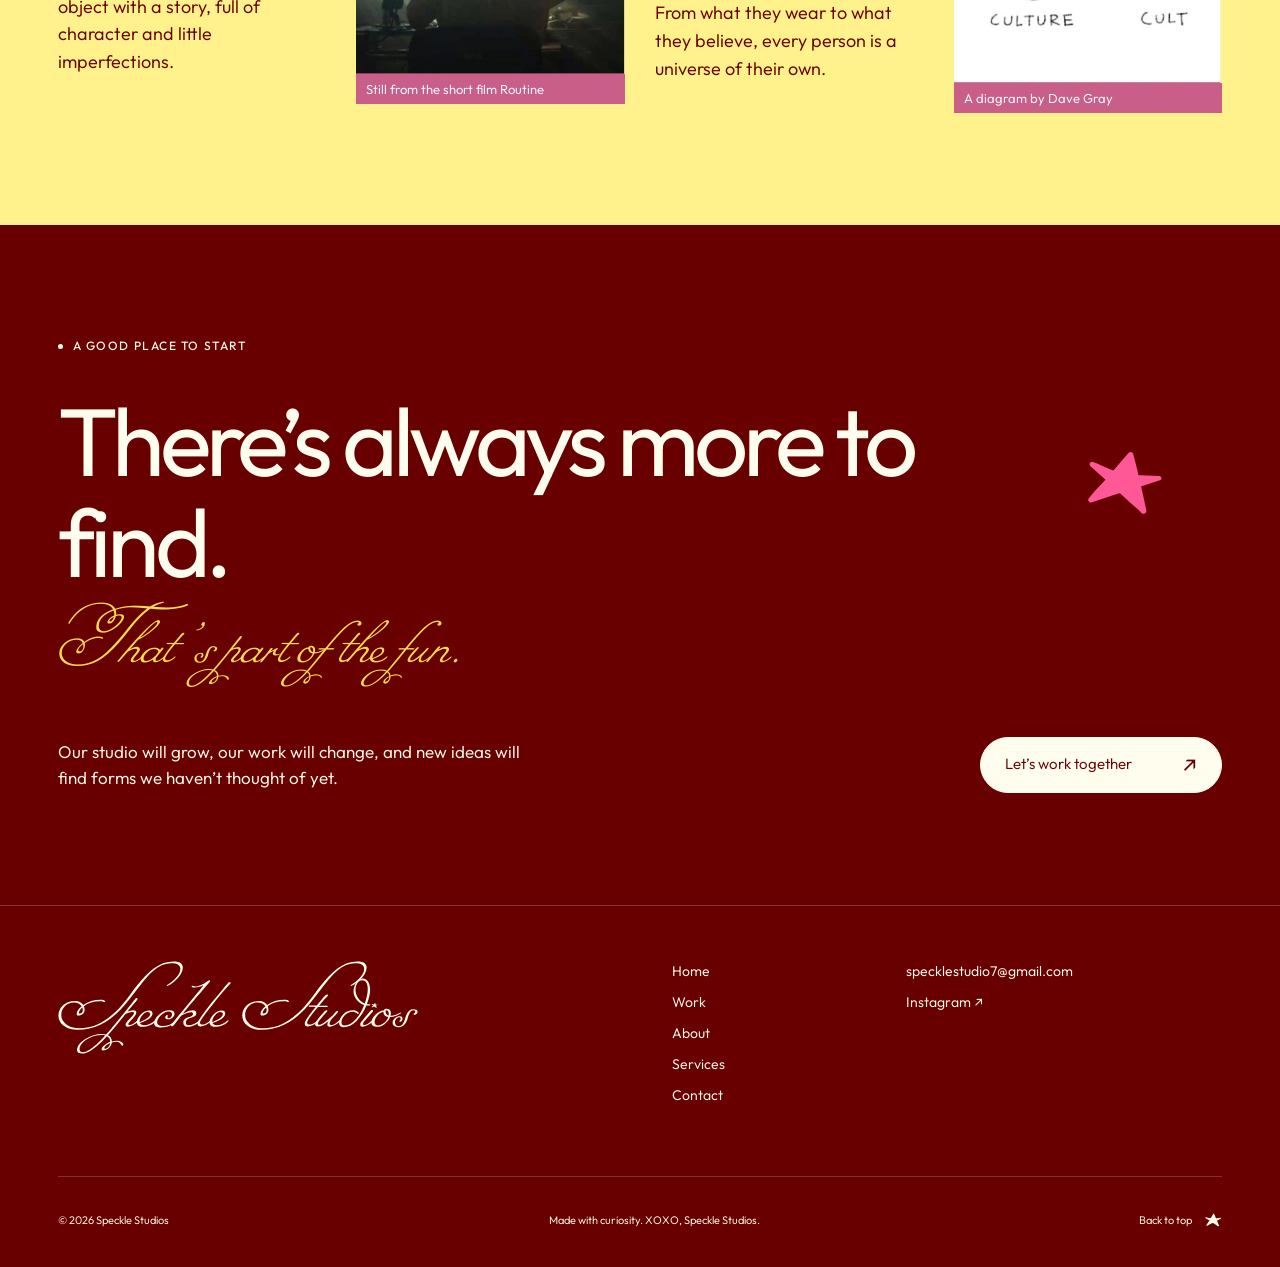
<file: about/index.html>
<!doctype html>
<html lang="en">
  <head>
    <meta charset="utf-8" />
    <meta name="viewport" content="width=device-width, initial-scale=1" />
    <link rel="preload" as="image" href="../brand/logomark.svg" />
    <link rel="preload" as="image" href="../brand/wordmark.svg" />
    <link rel="stylesheet" href="../styles.css" data-precedence="next" />
    <title>About us — Speckle Studios</title>
    <meta
      name="description"
      content="Meet Aliza &amp; Chavi, the two curious minds behind Speckle Studios."
    />
    <meta
      property="og:title"
      content="A little more about us — Speckle Studios"
    />
    <meta
      property="og:description"
      content="An independent multidisciplinary design studio with a soft spot for stories, typography, and the little details that make things feel like themselves."
    />
    <meta property="og:url" content="index.html" />
    <meta name="twitter:card" content="summary" />
    <meta
      name="twitter:title"
      content="A little more about us — Speckle Studios"
    />
    <meta
      name="twitter:description"
      content="An independent multidisciplinary design studio with a soft spot for stories, typography, and the little details that make things feel like themselves."
    />
    <link rel="icon" href="../brand/favicon.svg" />
  </head>
  <body>
    <div hidden=""><!--$--><!--/$--></div>
    <a href="#main" class="skip-link">Skip to content</a>
    <header class="header">
      <a
        class="nav-brand"
        aria-label="Speckle Studios home"
        href="../index.html"
        ><img src="../brand/logomark.svg" width="66" height="40" alt="" /><span
          class="nav-studio-name"
          >Speckle Studios</span
        ></a
      >
      <nav aria-label="Main navigation" class="desktop-nav">
        <a class="" href="../index.html">Home</a
        ><a class="" href="../work/index.html">Work</a
        ><a aria-current="page" class="" href="index.html">About</a
        ><a class="" href="../services/index.html">Services</a
        ><a class="nav-contact" href="../contact/index.html"
          >Contact<span aria-hidden="true">↗</span></a
        >
      </nav>
      <button
        class="menu-toggle"
        aria-expanded="false"
        aria-controls="mobile-navigation"
      >
        Menu +
      </button>
    </header>
    <main id="main">
      <section class="inner-hero about-hero section">
        <div class="eyebrow">
          <span class="tiny-speck"></span>01 / The studio
        </div>
        <h1 data-reveal="true">
          A little more<br /><em class="script">about us.</em>
        </h1>
        <div class="hero-aside">
          <svg class="star" viewBox="-12 -1 25 21" aria-hidden="true">
            <path
              d="M0 0C.327 .55 1.142 .51 1.41-.071 3.957-5.576 6.344-11.156 8.567-16.8 8.894-17.63 7.911-18.361 7.201-17.819 6.789-17.504 6.396-17.227 6.077-17.037-.094-13.365-4.862-9.893-11.032-6.221-11.791-5.769-11.367-4.597-10.497-4.749-8.667-5.067-6.855-5.585-5.042-6.002 .203-7.207 5.253-6.137 10.709-5.503 11.467-5.415 11.782-6.439 11.105-6.792 7.806-8.511 4.674-10.289 1.443-11.94-.697-13.033-2.502-13.77-4.92-15.176-5.818-15.699-7.478-16.442-8.651-17.26-9.32-17.727-10.192-16.999-9.831-16.268-8.539-13.648-6.556-11.044-5.117-8.62Z"
              transform="scale(1 -1)"
              fill="currentColor"
            ></path>
          </svg>
          <p class="lead">
            An independent multidisciplinary design studio with a soft spot for
            stories, typography, and the little details that make things feel
            like themselves.
          </p>
        </div>
      </section>
      <section class="founder-notes section" aria-labelledby="founders-title">
        <div class="eyebrow">
          <span class="tiny-speck"></span>The people behind Speckle
        </div>
        <h2 id="founders-title">
          Aliza &amp; Chavi.<br /><em class="script"
            >Two minds. One little studio.</em
          >
        </h2>
        <article class="founder-note">
          <figure class="founder-photo">
            <img
              src="aliza.webp"
              width="1200"
              height="1600"
              alt="Aliza, Co-Founder, Speckle Studio"
              loading="lazy"
            />
            <figcaption>
              <span class="script">Aliza</span
              ><span>Co-Founder<br />Speckle Studio</span>
            </figcaption>
          </figure>
          <div class="founder-letter">
            <h3>A little note from the co-founder</h3>
            <p>
              Speckle started with a simple thought: good design begins with
              understanding.
            </p>
            <p>
              I&#x27;ve always been curious about the stories behind things —
              the people, ideas and little details that give a brand its
              character. I like getting to know what&#x27;s behind an idea
              before jumping into how it should look. I think that&#x27;s where
              the interesting part of design begins.
            </p>
            <p>
              That&#x27;s what I wanted Speckle to be about. A space to explore
              ideas, ask questions, experiment a little and create work that
              feels thoughtful, individual and full of character.
            </p>
            <p>
              Today, I&#x27;m building Speckle alongside Chavi, the other half
              of Speckle Studio. It&#x27;s exciting to have another creative
              mind in the mix. We bring our own perspectives to the table,
              bounce ideas around, explore different possibilities and make
              things together.
            </p>
            <p>
              Brand identity is at the heart of what we do, but we&#x27;re just
              as happy exploring typography, editorial, print and all the little
              details that bring a brand to life.
            </p>
            <p>
              We&#x27;re still growing, learning and figuring out all the things
              Speckle can be. And honestly, that&#x27;s one of the nicest parts
              of it. We&#x27;re looking forward to the ideas we&#x27;ll chase,
              the people we&#x27;ll meet and the things we&#x27;ll make along
              the way.
            </p>
            <p>Thanks for stopping by. We&#x27;re glad you&#x27;re here.</p>
            <p class="founder-signature script">Aliza</p>
            <p class="founder-role">Co-Founder<!-- -->, Speckle Studio</p>
          </div>
        </article>
        <article class="founder-note">
          <figure class="founder-photo">
            <img
              src="chavi.webp"
              width="1200"
              height="1343"
              alt="Chavi, Co-Founder, Speckle Studio"
              loading="lazy"
            />
            <figcaption>
              <span class="script">Chavi</span
              ><span>Co-Founder<br />Speckle Studio</span>
            </figcaption>
          </figure>
          <div class="founder-letter">
            <h3>A little note from the co-founder</h3>
            <p>Hi, I&#x27;m Chavi! The other half of Speckle Studio.</p>
            <p>
              I&#x27;ve always loved the idea of making something out of
              nothing. A little sketch, a random thought, or even a colour
              combination can turn into something completely unexpected. And I
              think that&#x27;s what I love most about design — there are so
              many possibilities, and there&#x27;s always something new to
              explore.
            </p>
            <p>
              I have a soft spot for playful branding, thoughtful packaging,
              quirky illustrations, interesting typography, and all the tiny
              details that make a brand feel like it has a personality of its
              own. I love when design doesn&#x27;t just look good, but makes you
              feel something, even if it&#x27;s just a little smile.
            </p>
            <p>
              Speckle came together quite naturally. Aliza and I met while
              studying design, and somewhere along the way, we discovered how
              much we admired each other&#x27;s work. What started as
              conversations about design slowly turned into sharing ideas,
              imagining possibilities, and eventually thinking, why don&#x27;t
              we create something of our own?
            </p>
            <p>And that&#x27;s how Speckle began.</p>
            <p>
              What makes it even more special is that we don&#x27;t always think
              alike. We have our own styles, perspectives and ways of
              approaching things, and I love how that brings something different
              to the table. Sometimes one little idea turns into ten more, and
              that&#x27;s usually when things get interesting.
            </p>
            <p>
              For me, Speckle is a space where we can experiment, try things we
              haven&#x27;t tried before, make a few happy accidents, and create
              work that feels personal, imaginative and full of character.
            </p>
            <p>
              I&#x27;m especially drawn to building brand identities that go
              beyond just a logo. I love imagining how a brand would look on a
              box, a coffee cup, a storefront, or even the smallest little
              sticker. It&#x27;s those details that make the whole thing come
              alive for me.
            </p>
            <p>
              We&#x27;re just getting started, and there&#x27;s so much we want
              to create, learn and discover along the way. I&#x27;m excited for
              all the ideas that haven&#x27;t happened yet, the people
              we&#x27;ll get to work with, and all the little things that will
              make Speckle, well, Speckle.
            </p>
            <p>
              Here&#x27;s to creating things that are a little different, a
              little unexpected, and a whole lot of fun.
            </p>
            <p class="founder-signature script">Chavi</p>
            <p class="founder-role">Co-Founder<!-- -->, Speckle Studio</p>
          </div>
        </article>
      </section>
      <section
        class="inspiration-reference section"
        aria-labelledby="inspirations-title"
      >
        <h2 id="inspirations-title">A few things we steal from!</h2>
        <div class="inspiration-reference-grid">
          <article>
            <figure>
              <img
                src="ceramics.webp"
                width="637"
                height="591"
                alt="Speckled ceramic cups and bowls by Luzeceramics"
                loading="lazy"
              />
              <figcaption>Pieces by Luzeceramics</figcaption>
            </figure>
            <div class="inspiration-copy">
              <h3>Ceramics &amp; pottery</h3>
              <p class="inspiration-lead">Clay, glaze, colour, and fire.</p>
              <p>
                We&#x27;re fascinated by how a simple material becomes an object
                with a story, full of character and little imperfections.
              </p>
            </div>
          </article>
          <article>
            <figure>
              <img
                src="music.webp"
                width="637"
                height="591"
                alt="A person listening to music in warm window light, from Routine"
                loading="lazy"
              />
              <figcaption>Still from the short film Routine</figcaption>
            </figure>
            <div class="inspiration-copy">
              <h3>Music</h3>
              <p class="inspiration-lead">Yes, music is life.</p>
              <p>
                A little cliché, perhaps, but what would the world be without
                songs and sounds that make us feel something? Music finds its
                way into how we think, feel, and make.
              </p>
            </div>
          </article>
          <article>
            <figure>
              <img
                src="people.webp"
                width="637"
                height="591"
                alt="Illustration of people walking in different directions by Brandonstaniford"
                loading="lazy"
              />
              <figcaption>Brandonstaniford on Instagram</figcaption>
            </figure>
            <div class="inspiration-copy">
              <h3>People</h3>
              <p class="inspiration-lead">
                People are walking collections of ideas, emotions, and
                contradictions.
              </p>
              <p>
                From what they wear to what they believe, every person is a
                universe of their own.
              </p>
            </div>
          </article>
          <article>
            <figure>
              <img
                src="culture.webp"
                width="637"
                height="591"
                alt="Dave Gray&#x27;s Culture and Cult diagram with overlapping and aligned circles"
                loading="lazy"
              />
              <figcaption>A diagram by Dave Gray</figcaption>
            </figure>
            <div class="inspiration-copy">
              <h3>Culture</h3>
              <p class="inspiration-lead">
                History, art, symbols, and everyday rituals – cultures hold
                countless stories waiting to be discovered.
              </p>
              <p>
                We&#x27;re fascinated by how they evolve, overlap, and take on
                new forms.
              </p>
            </div>
          </article>
        </div>
      </section>
      <section class="closing section">
        <div class="eyebrow">
          <span class="tiny-speck"></span>A good place to start
        </div>
        <h2 data-reveal="true">There’s always more to find.</h2>
        <p class="script">That’s part of the fun.</p>
        <div class="closing-bottom">
          <p>
            Our studio will grow, our work will change, and new ideas will find
            forms we haven’t thought of yet.
          </p>
          <a class="button magnetic light" href="../contact/index.html"
            >Let’s work together<span aria-hidden="true">↗</span></a
          >
        </div>
        <svg
          class="star closing-star"
          viewBox="-12 -1 25 21"
          aria-hidden="true"
        >
          <path
            d="M0 0C.327 .55 1.142 .51 1.41-.071 3.957-5.576 6.344-11.156 8.567-16.8 8.894-17.63 7.911-18.361 7.201-17.819 6.789-17.504 6.396-17.227 6.077-17.037-.094-13.365-4.862-9.893-11.032-6.221-11.791-5.769-11.367-4.597-10.497-4.749-8.667-5.067-6.855-5.585-5.042-6.002 .203-7.207 5.253-6.137 10.709-5.503 11.467-5.415 11.782-6.439 11.105-6.792 7.806-8.511 4.674-10.289 1.443-11.94-.697-13.033-2.502-13.77-4.92-15.176-5.818-15.699-7.478-16.442-8.651-17.26-9.32-17.727-10.192-16.999-9.831-16.268-8.539-13.648-6.556-11.044-5.117-8.62Z"
            transform="scale(1 -1)"
            fill="currentColor"
          ></path>
        </svg>
      </section>
    </main>
    <!--$--><!--/$-->
    <footer class="footer">
      <div class="footer-top">
        <a aria-label="Speckle Studios home" href="../index.html"
          ><img
            class="footer-logo"
            src="../brand/wordmark.svg"
            width="430"
            height="112"
            alt="Speckle Studios"
        /></a>
        <nav aria-label="Footer navigation">
          <a href="../index.html">Home</a><a href="../work/index.html">Work</a
          ><a href="index.html">About</a
          ><a href="../services/index.html">Services</a
          ><a href="../contact/index.html">Contact</a>
        </nav>
        <div class="footer-socials">
          <a href="mailto:specklestudio7@gmail.com">specklestudio7@gmail.com</a
          ><a href="https://www.instagram.com/speckle.studios/">Instagram ↗</a
          ><span class="small"></span>
        </div>
      </div>
      <div class="footer-bottom">
        <span
          >©
          <!-- -->2026<!-- -->
          Speckle Studios</span
        ><span>Made with curiosity. XOXO, Speckle Studios.</span
        ><button>
          Back to top
          <svg class="star" viewBox="-12 -1 25 21" aria-hidden="true">
            <path
              d="M0 0C.327 .55 1.142 .51 1.41-.071 3.957-5.576 6.344-11.156 8.567-16.8 8.894-17.63 7.911-18.361 7.201-17.819 6.789-17.504 6.396-17.227 6.077-17.037-.094-13.365-4.862-9.893-11.032-6.221-11.791-5.769-11.367-4.597-10.497-4.749-8.667-5.067-6.855-5.585-5.042-6.002 .203-7.207 5.253-6.137 10.709-5.503 11.467-5.415 11.782-6.439 11.105-6.792 7.806-8.511 4.674-10.289 1.443-11.94-.697-13.033-2.502-13.77-4.92-15.176-5.818-15.699-7.478-16.442-8.651-17.26-9.32-17.727-10.192-16.999-9.831-16.268-8.539-13.648-6.556-11.044-5.117-8.62Z"
              transform="scale(1 -1)"
              fill="currentColor"
            ></path>
          </svg>
        </button>
      </div>
    </footer>
    <script defer src="../vendor/preact.js"></script>
    <script defer src="../vendor/hooks.js"></script>
    <script defer src="../components.js"></script>
    <script defer src="../script.js"></script>
  </body>
</html>
</file>
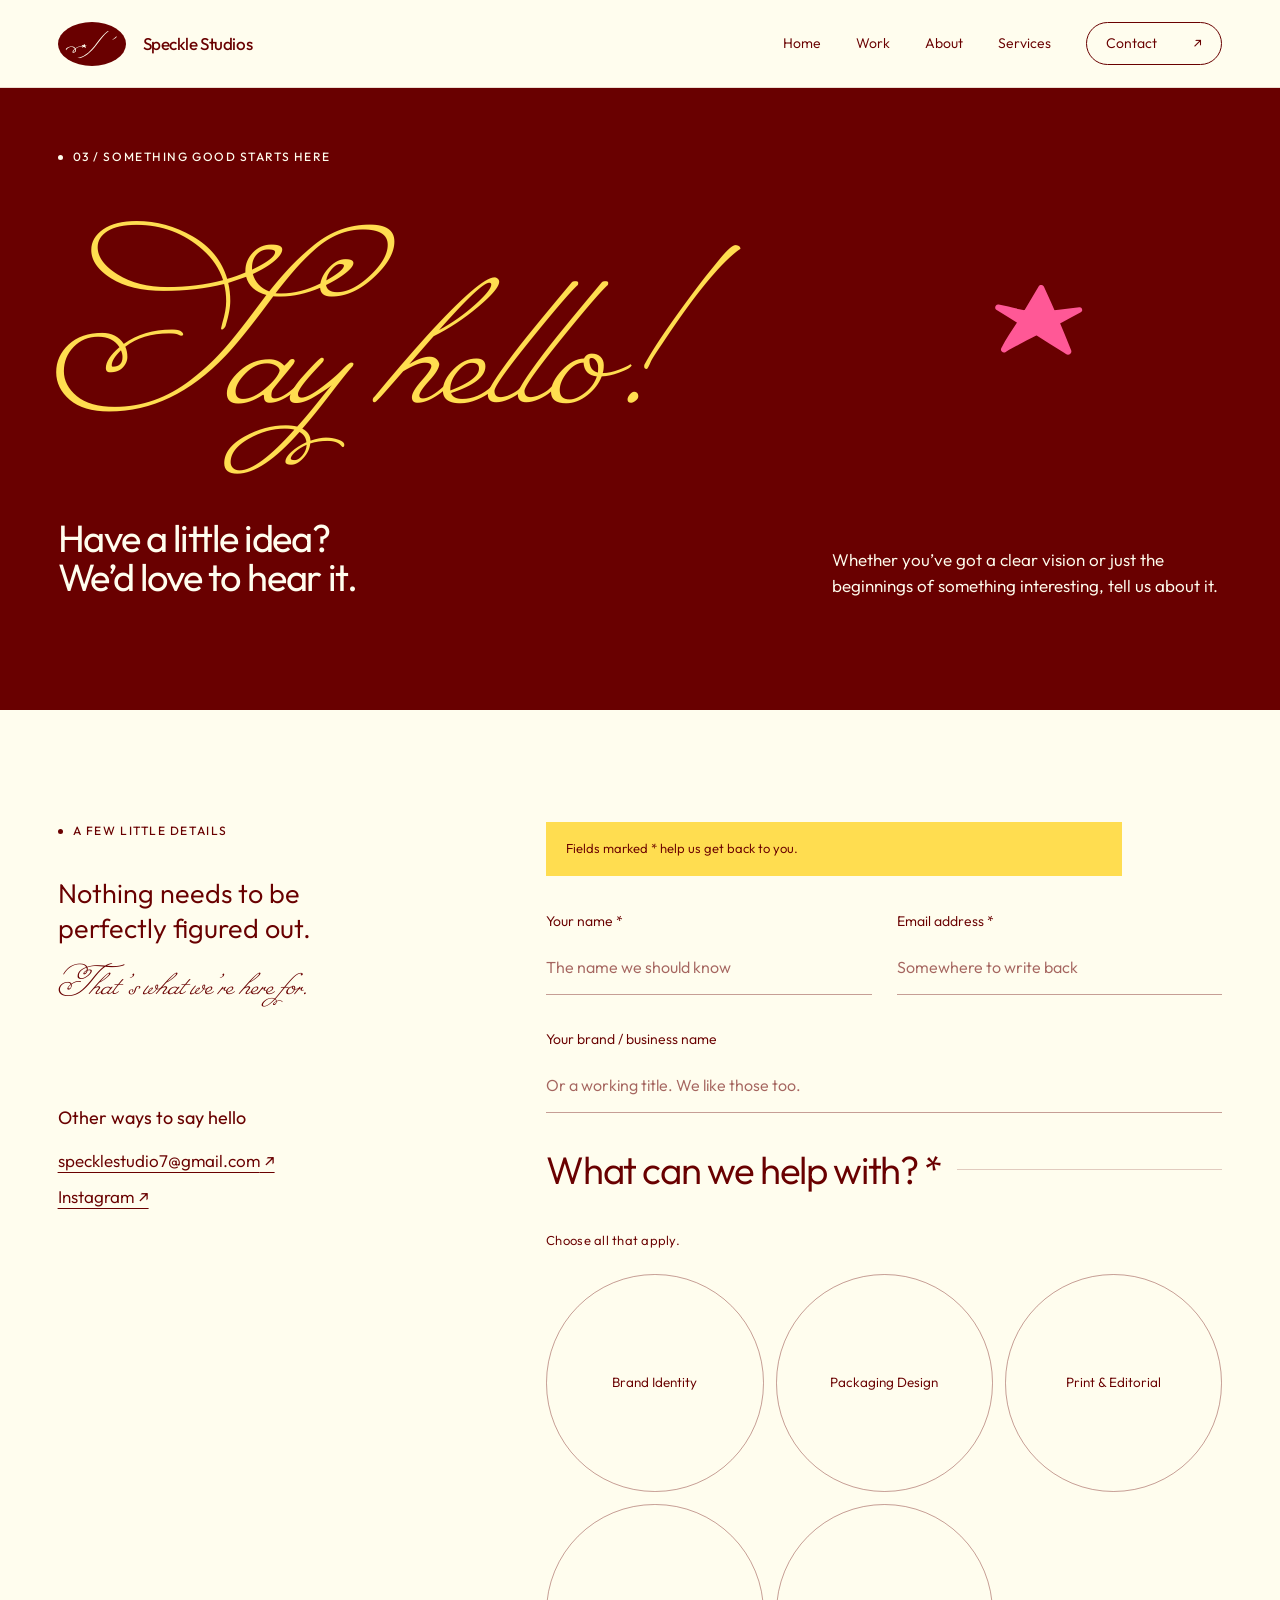
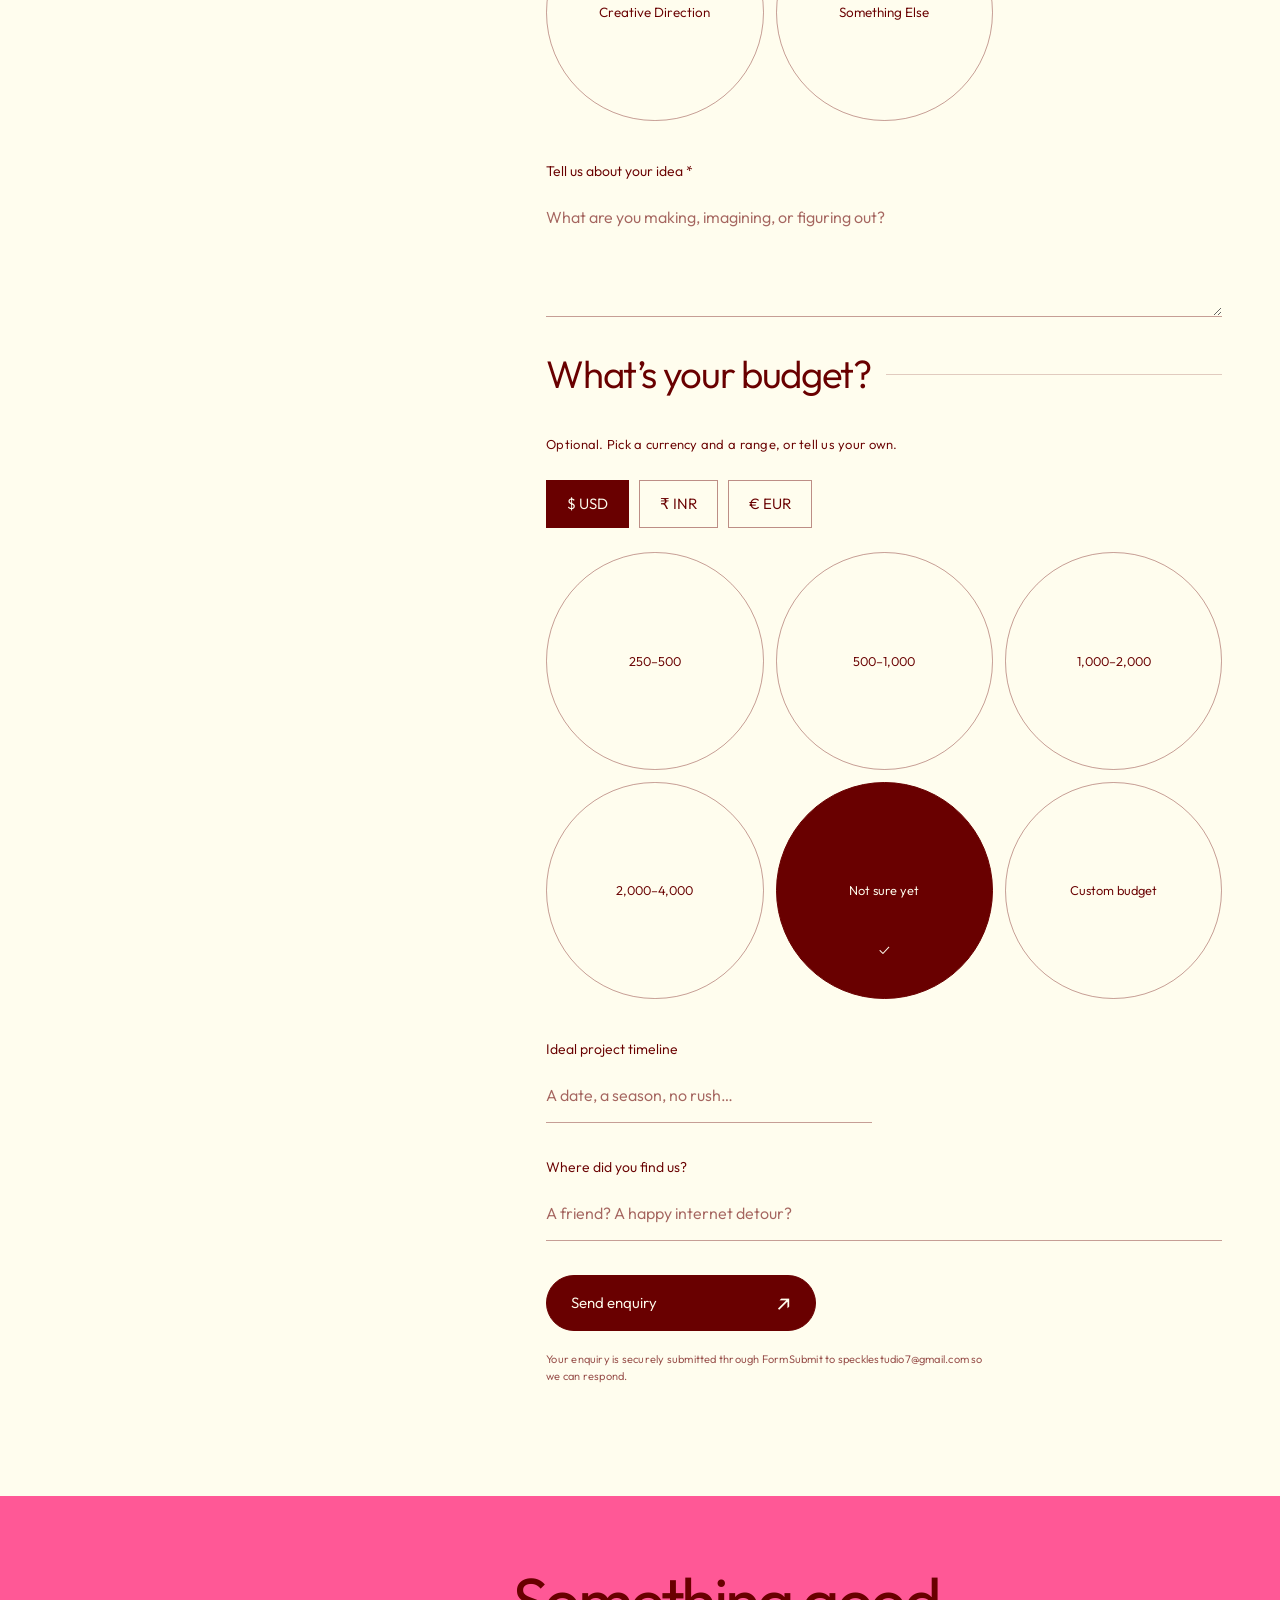
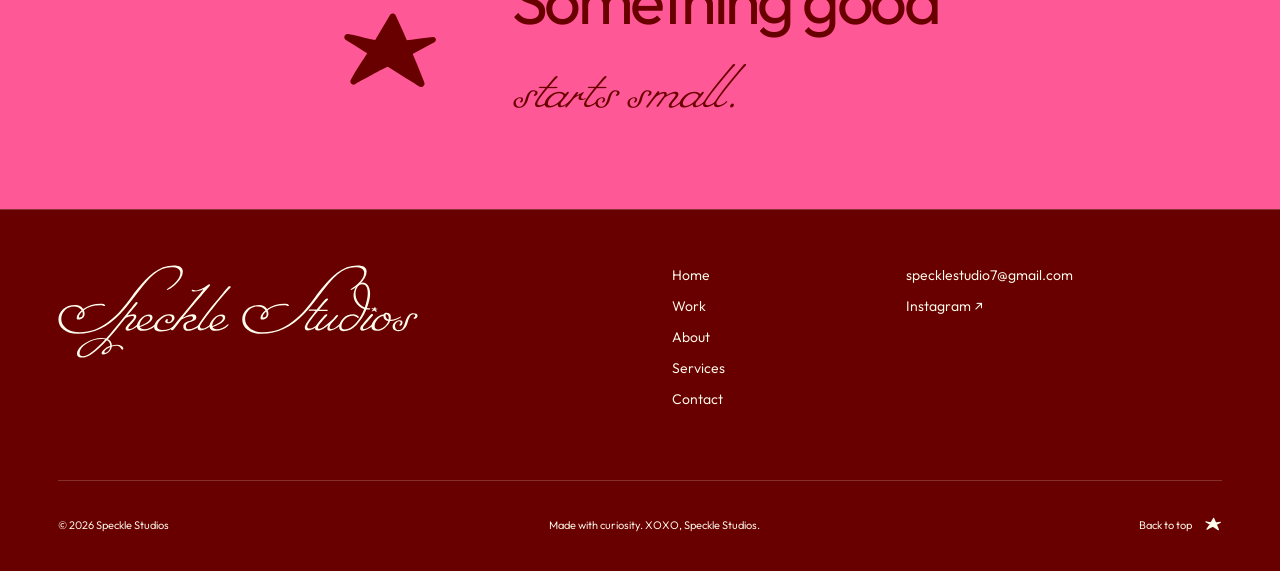
<file: contact/index.html>
<!doctype html>
<html lang="en">
  <head>
    <meta charset="utf-8" />
    <meta name="viewport" content="width=device-width, initial-scale=1" />
    <link rel="preload" as="image" href="../brand/logomark.svg" />
    <link rel="preload" as="image" href="../brand/wordmark.svg" />
    <link rel="stylesheet" href="../styles.css" data-precedence="next" />
    <title>Say hello — Speckle Studios</title>
    <meta
      name="description"
      content="Have a little idea? Tell Speckle Studios what you have in mind."
    />
    <meta property="og:title" content="Say hello! — Speckle Studios" />
    <meta
      property="og:description"
      content="Have a little idea? Tell Speckle Studios what you have in mind."
    />
    <meta property="og:url" content="index.html" />
    <meta name="twitter:card" content="summary" />
    <meta name="twitter:title" content="Say hello! — Speckle Studios" />
    <meta
      name="twitter:description"
      content="Have a little idea? Tell Speckle Studios what you have in mind."
    />
    <link rel="icon" href="../brand/favicon.svg" />
  </head>
  <body>
    <div hidden=""><!--$--><!--/$--></div>
    <a href="#main" class="skip-link">Skip to content</a>
    <header class="header">
      <a
        class="nav-brand"
        aria-label="Speckle Studios home"
        href="../index.html"
        ><img src="../brand/logomark.svg" width="66" height="40" alt="" /><span
          class="nav-studio-name"
          >Speckle Studios</span
        ></a
      >
      <nav aria-label="Main navigation" class="desktop-nav">
        <a class="" href="../index.html">Home</a
        ><a class="" href="../work/index.html">Work</a
        ><a class="" href="../about/index.html">About</a
        ><a class="" href="../services/index.html">Services</a
        ><a aria-current="page" class="nav-contact" href="index.html"
          >Contact<span aria-hidden="true">↗</span></a
        >
      </nav>
      <button
        class="menu-toggle"
        aria-expanded="false"
        aria-controls="mobile-navigation"
      >
        Menu +
      </button>
    </header>
    <main id="main">
      <section class="contact-hero section">
        <div class="eyebrow">
          <span class="tiny-speck"></span>03 / Something good starts here
        </div>
        <h1 class="script" data-reveal="true">Say hello!</h1>
        <svg class="star" viewBox="-12 -1 25 21" aria-hidden="true">
          <path
            d="M0 0C.327 .55 1.142 .51 1.41-.071 3.957-5.576 6.344-11.156 8.567-16.8 8.894-17.63 7.911-18.361 7.201-17.819 6.789-17.504 6.396-17.227 6.077-17.037-.094-13.365-4.862-9.893-11.032-6.221-11.791-5.769-11.367-4.597-10.497-4.749-8.667-5.067-6.855-5.585-5.042-6.002 .203-7.207 5.253-6.137 10.709-5.503 11.467-5.415 11.782-6.439 11.105-6.792 7.806-8.511 4.674-10.289 1.443-11.94-.697-13.033-2.502-13.77-4.92-15.176-5.818-15.699-7.478-16.442-8.651-17.26-9.32-17.727-10.192-16.999-9.831-16.268-8.539-13.648-6.556-11.044-5.117-8.62Z"
            transform="scale(1 -1)"
            fill="currentColor"
          ></path>
        </svg>
        <div class="contact-intro">
          <h2>Have a little idea?<br />We’d love to hear it.</h2>
          <p>
            Whether you’ve got a clear vision or just the beginnings of
            something interesting, tell us about it.
          </p>
        </div>
      </section>
      <section class="inquiry section">
        <aside>
          <div class="eyebrow">
            <span class="tiny-speck"></span>A few little details
          </div>
          <p>Nothing needs to be<br />perfectly figured out.</p>
          <span class="script">That’s what we’re here for.</span>
          <div class="contact-links">
            <h2>Other ways to say hello</h2>
            <a href="mailto:specklestudio7@gmail.com"
              >specklestudio7@gmail.com<!-- -->
              ↗</a
            ><a href="https://www.instagram.com/speckle.studios/"
              >Instagram ↗</a
            >
          </div>
        </aside>
        <form class="inquiry-form">
          <p class="form-note">Fields marked * help us get back to you.</p>
          <div class="field-pair">
            <label
              >Your name *<input
                required=""
                autocomplete="name"
                maxlength="120"
                placeholder="The name we should know"
                name="name" /></label
            ><label
              >Email address *<input
                type="email"
                required=""
                autocomplete="email"
                maxlength="254"
                placeholder="Somewhere to write back"
                name="email"
            /></label>
          </div>
          <label
            >Your brand / business name<input
              autocomplete="organization"
              maxlength="160"
              placeholder="Or a working title. We like those too."
              name="brand"
          /></label>
          <fieldset class="inquiry-choices" aria-describedby="service-help">
            <legend>What can we help with? *</legend>
            <p id="service-help" class="small">Choose all that apply.</p>
            <div class="round-options">
              <label
                ><input
                  type="checkbox"
                  id="service-0"
                  name="services"
                  value="Brand Identity"
                /><span class="round-choice"
                  ><span>Brand Identity</span
                  ><span class="choice-check" aria-hidden="true">✓</span></span
                ></label
              ><label
                ><input
                  type="checkbox"
                  id="service-1"
                  name="services"
                  value="Packaging Design"
                /><span class="round-choice"
                  ><span>Packaging Design</span
                  ><span class="choice-check" aria-hidden="true">✓</span></span
                ></label
              ><label
                ><input
                  type="checkbox"
                  id="service-2"
                  name="services"
                  value="Print &amp; Editorial"
                /><span class="round-choice"
                  ><span>Print &amp; Editorial</span
                  ><span class="choice-check" aria-hidden="true">✓</span></span
                ></label
              ><label
                ><input
                  type="checkbox"
                  id="service-3"
                  name="services"
                  value="Creative Direction"
                /><span class="round-choice"
                  ><span>Creative Direction</span
                  ><span class="choice-check" aria-hidden="true">✓</span></span
                ></label
              ><label
                ><input
                  type="checkbox"
                  id="service-4"
                  name="services"
                  value="Something Else"
                /><span class="round-choice"
                  ><span>Something Else</span
                  ><span class="choice-check" aria-hidden="true">✓</span></span
                ></label
              >
            </div>
          </fieldset>
          <label
            >Tell us about your idea *<textarea
              name="idea"
              required=""
              minlength="10"
              maxlength="5000"
              rows="4"
              placeholder="What are you making, imagining, or figuring out?"
            ></textarea>
          </label>
          <fieldset class="inquiry-choices budget-section">
            <legend>What’s your budget?</legend>
            <p class="small">
              Optional. Pick a currency and a range, or tell us your own.
            </p>
            <div
              class="currency-options"
              role="group"
              aria-label="Budget currency"
            >
              <label
                ><input
                  type="radio"
                  name="currency"
                  checked=""
                  value="USD"
                /><span>$ USD</span></label
              ><label
                ><input type="radio" name="currency" value="INR" /><span
                  >₹ INR</span
                ></label
              ><label
                ><input type="radio" name="currency" value="EUR" /><span
                  >€ EUR</span
                ></label
              >
            </div>
            <div class="round-options budget-options">
              <label
                ><input type="radio" name="budget" value="250–500" /><span
                  class="round-choice"
                  ><span>250–500</span
                  ><span class="choice-check" aria-hidden="true">✓</span></span
                ></label
              ><label
                ><input type="radio" name="budget" value="500–1,000" /><span
                  class="round-choice"
                  ><span>500–1,000</span
                  ><span class="choice-check" aria-hidden="true">✓</span></span
                ></label
              ><label
                ><input type="radio" name="budget" value="1,000–2,000" /><span
                  class="round-choice"
                  ><span>1,000–2,000</span
                  ><span class="choice-check" aria-hidden="true">✓</span></span
                ></label
              ><label
                ><input type="radio" name="budget" value="2,000–4,000" /><span
                  class="round-choice"
                  ><span>2,000–4,000</span
                  ><span class="choice-check" aria-hidden="true">✓</span></span
                ></label
              ><label
                ><input
                  type="radio"
                  name="budget"
                  checked=""
                  value="Not sure yet"
                /><span class="round-choice"
                  ><span>Not sure yet</span
                  ><span class="choice-check" aria-hidden="true">✓</span></span
                ></label
              ><label
                ><input type="radio" name="budget" value="Custom budget" /><span
                  class="round-choice"
                  ><span>Custom budget</span
                  ><span class="choice-check" aria-hidden="true">✓</span></span
                ></label
              >
            </div>
          </fieldset>
          <div class="field-pair">
            <label
              >Ideal project timeline<input
                maxlength="120"
                placeholder="A date, a season, no rush…"
                name="timeline"
            /></label>
          </div>
          <label
            >Where did you find us?<input
              maxlength="160"
              placeholder="A friend? A happy internet detour?"
              name="source"
          /></label>
          <div class="honeypot" aria-hidden="true">
            <label
              >Website<input tabindex="-1" autocomplete="off" name="website"
            /></label>
          </div>
          <button class="button send-button" type="submit">
            Send enquiry<span aria-hidden="true">↗</span>
          </button>
          <p class="small privacy-note">
            Your enquiry is securely submitted through FormSubmit to
            specklestudio7@gmail.com so we can respond.
          </p>
        </form>
      </section>
      <section class="small-ending">
        <svg class="star" viewBox="-12 -1 25 21" aria-hidden="true">
          <path
            d="M0 0C.327 .55 1.142 .51 1.41-.071 3.957-5.576 6.344-11.156 8.567-16.8 8.894-17.63 7.911-18.361 7.201-17.819 6.789-17.504 6.396-17.227 6.077-17.037-.094-13.365-4.862-9.893-11.032-6.221-11.791-5.769-11.367-4.597-10.497-4.749-8.667-5.067-6.855-5.585-5.042-6.002 .203-7.207 5.253-6.137 10.709-5.503 11.467-5.415 11.782-6.439 11.105-6.792 7.806-8.511 4.674-10.289 1.443-11.94-.697-13.033-2.502-13.77-4.92-15.176-5.818-15.699-7.478-16.442-8.651-17.26-9.32-17.727-10.192-16.999-9.831-16.268-8.539-13.648-6.556-11.044-5.117-8.62Z"
            transform="scale(1 -1)"
            fill="currentColor"
          ></path>
        </svg>
        <h2>Something good<br /><em class="script">starts small.</em></h2>
      </section>
    </main>
    <!--$--><!--/$-->
    <footer class="footer">
      <div class="footer-top">
        <a aria-label="Speckle Studios home" href="../index.html"
          ><img
            class="footer-logo"
            src="../brand/wordmark.svg"
            width="430"
            height="112"
            alt="Speckle Studios"
        /></a>
        <nav aria-label="Footer navigation">
          <a href="../index.html">Home</a><a href="../work/index.html">Work</a
          ><a href="../about/index.html">About</a
          ><a href="../services/index.html">Services</a
          ><a href="index.html">Contact</a>
        </nav>
        <div class="footer-socials">
          <a href="mailto:specklestudio7@gmail.com">specklestudio7@gmail.com</a
          ><a href="https://www.instagram.com/speckle.studios/">Instagram ↗</a
          ><span class="small"></span>
        </div>
      </div>
      <div class="footer-bottom">
        <span
          >©
          <!-- -->2026<!-- -->
          Speckle Studios</span
        ><span>Made with curiosity. XOXO, Speckle Studios.</span
        ><button>
          Back to top
          <svg class="star" viewBox="-12 -1 25 21" aria-hidden="true">
            <path
              d="M0 0C.327 .55 1.142 .51 1.41-.071 3.957-5.576 6.344-11.156 8.567-16.8 8.894-17.63 7.911-18.361 7.201-17.819 6.789-17.504 6.396-17.227 6.077-17.037-.094-13.365-4.862-9.893-11.032-6.221-11.791-5.769-11.367-4.597-10.497-4.749-8.667-5.067-6.855-5.585-5.042-6.002 .203-7.207 5.253-6.137 10.709-5.503 11.467-5.415 11.782-6.439 11.105-6.792 7.806-8.511 4.674-10.289 1.443-11.94-.697-13.033-2.502-13.77-4.92-15.176-5.818-15.699-7.478-16.442-8.651-17.26-9.32-17.727-10.192-16.999-9.831-16.268-8.539-13.648-6.556-11.044-5.117-8.62Z"
              transform="scale(1 -1)"
              fill="currentColor"
            ></path>
          </svg>
        </button>
      </div>
    </footer>
    <script defer src="../vendor/preact.js"></script>
    <script defer src="../vendor/hooks.js"></script>
    <script defer src="../components.js"></script>
    <script defer src="../script.js"></script>
  </body>
</html>
</file>
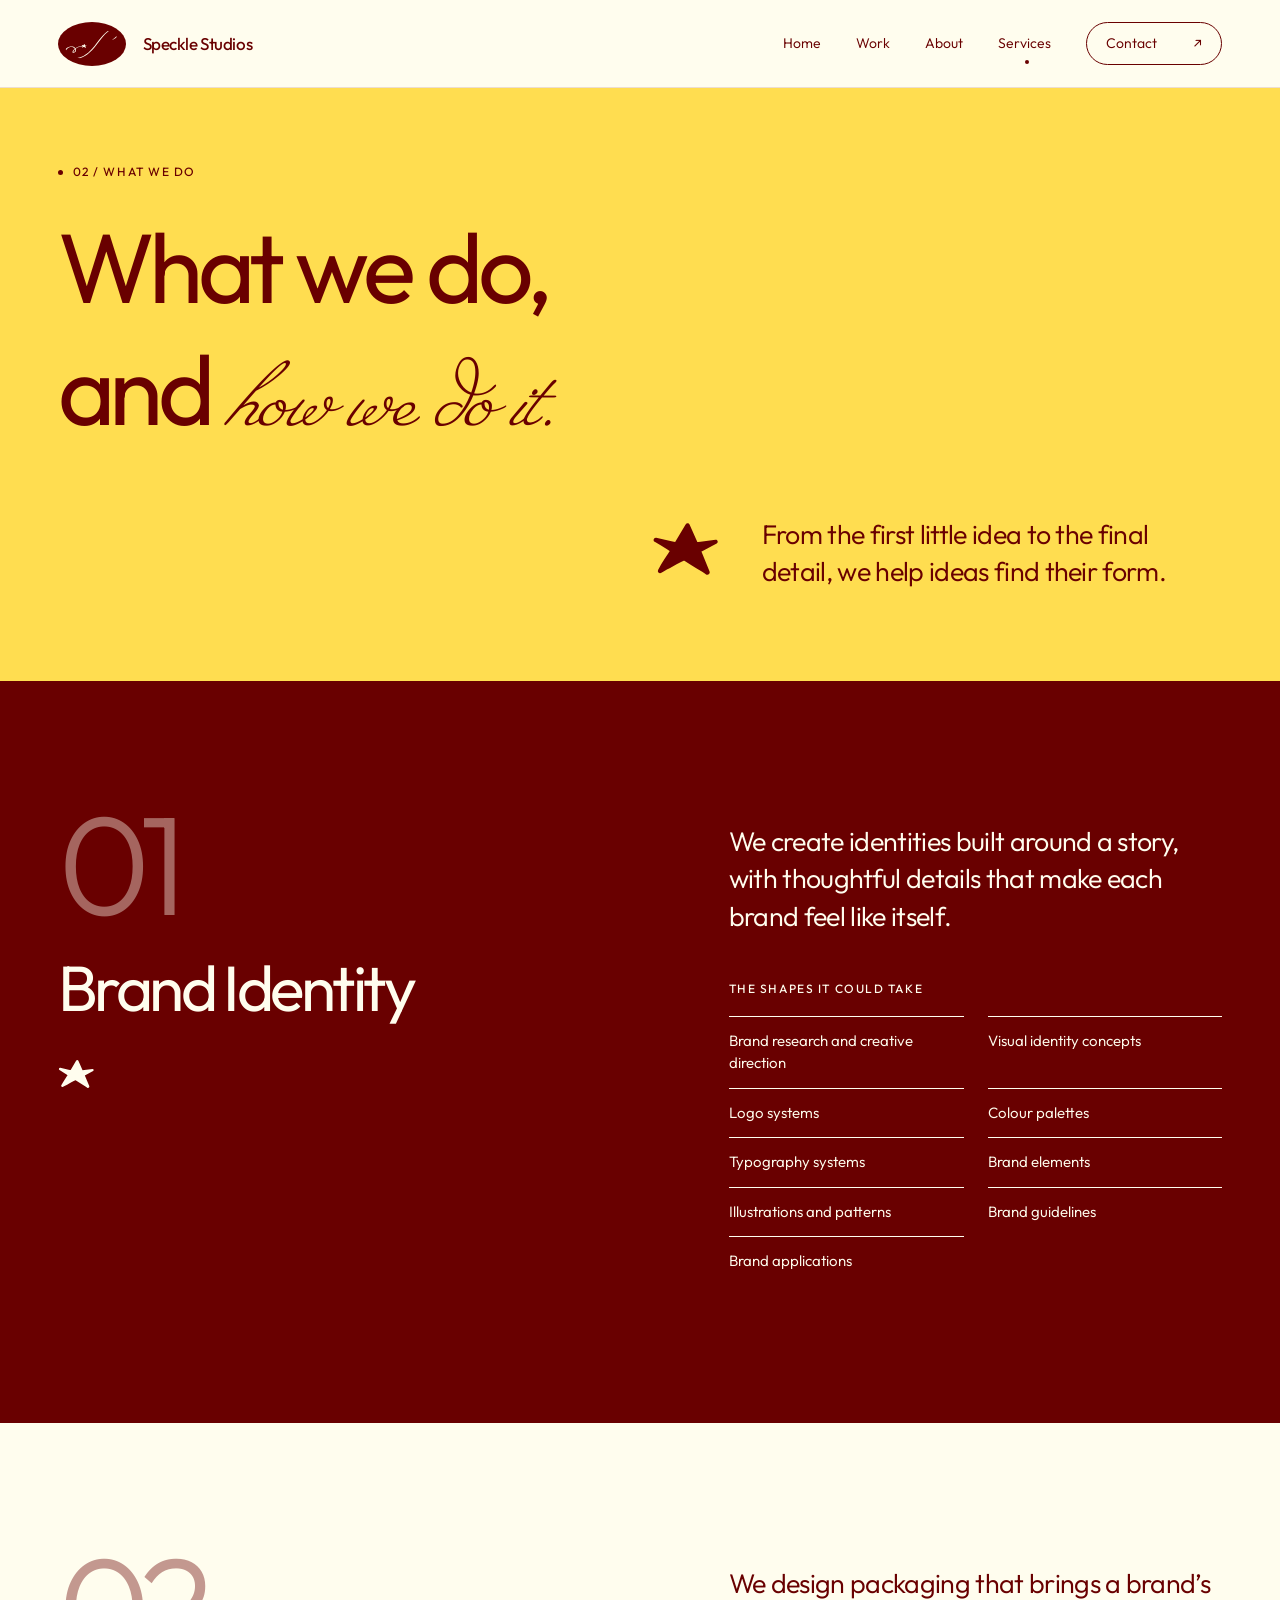
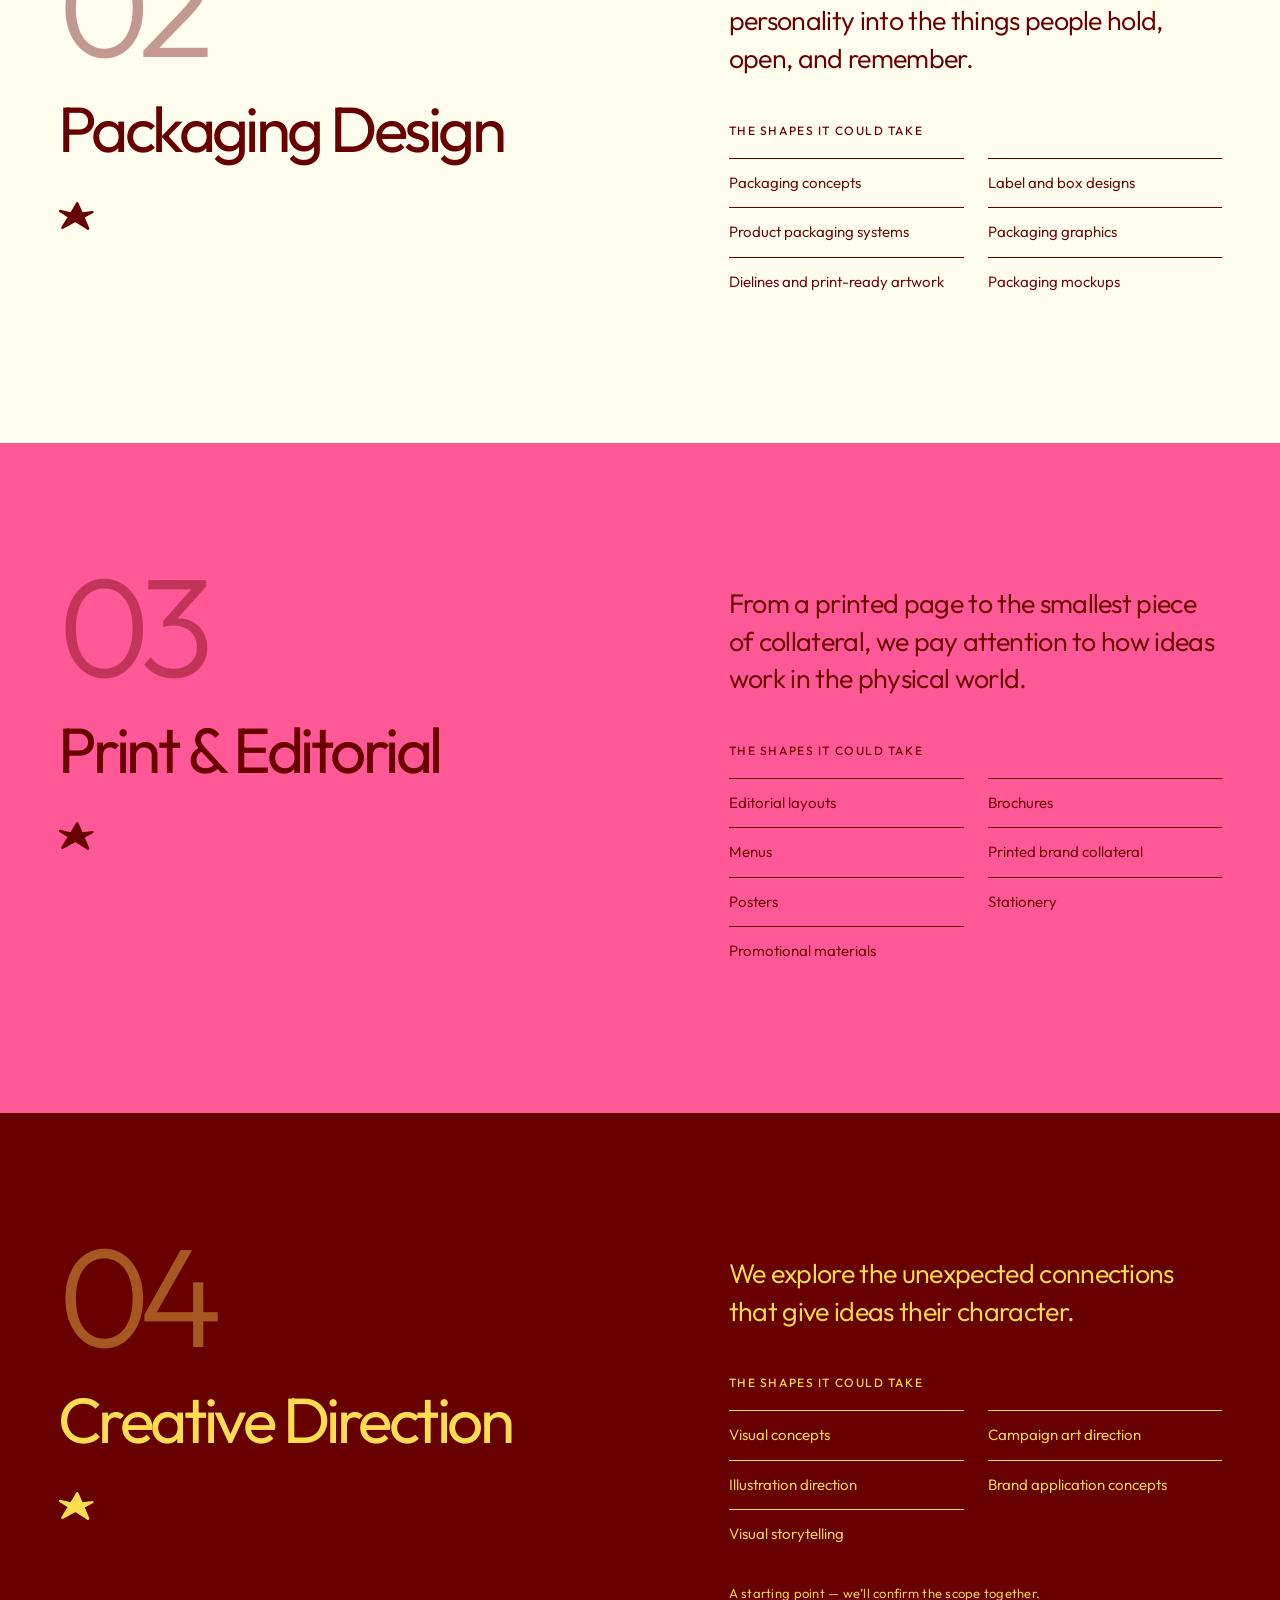
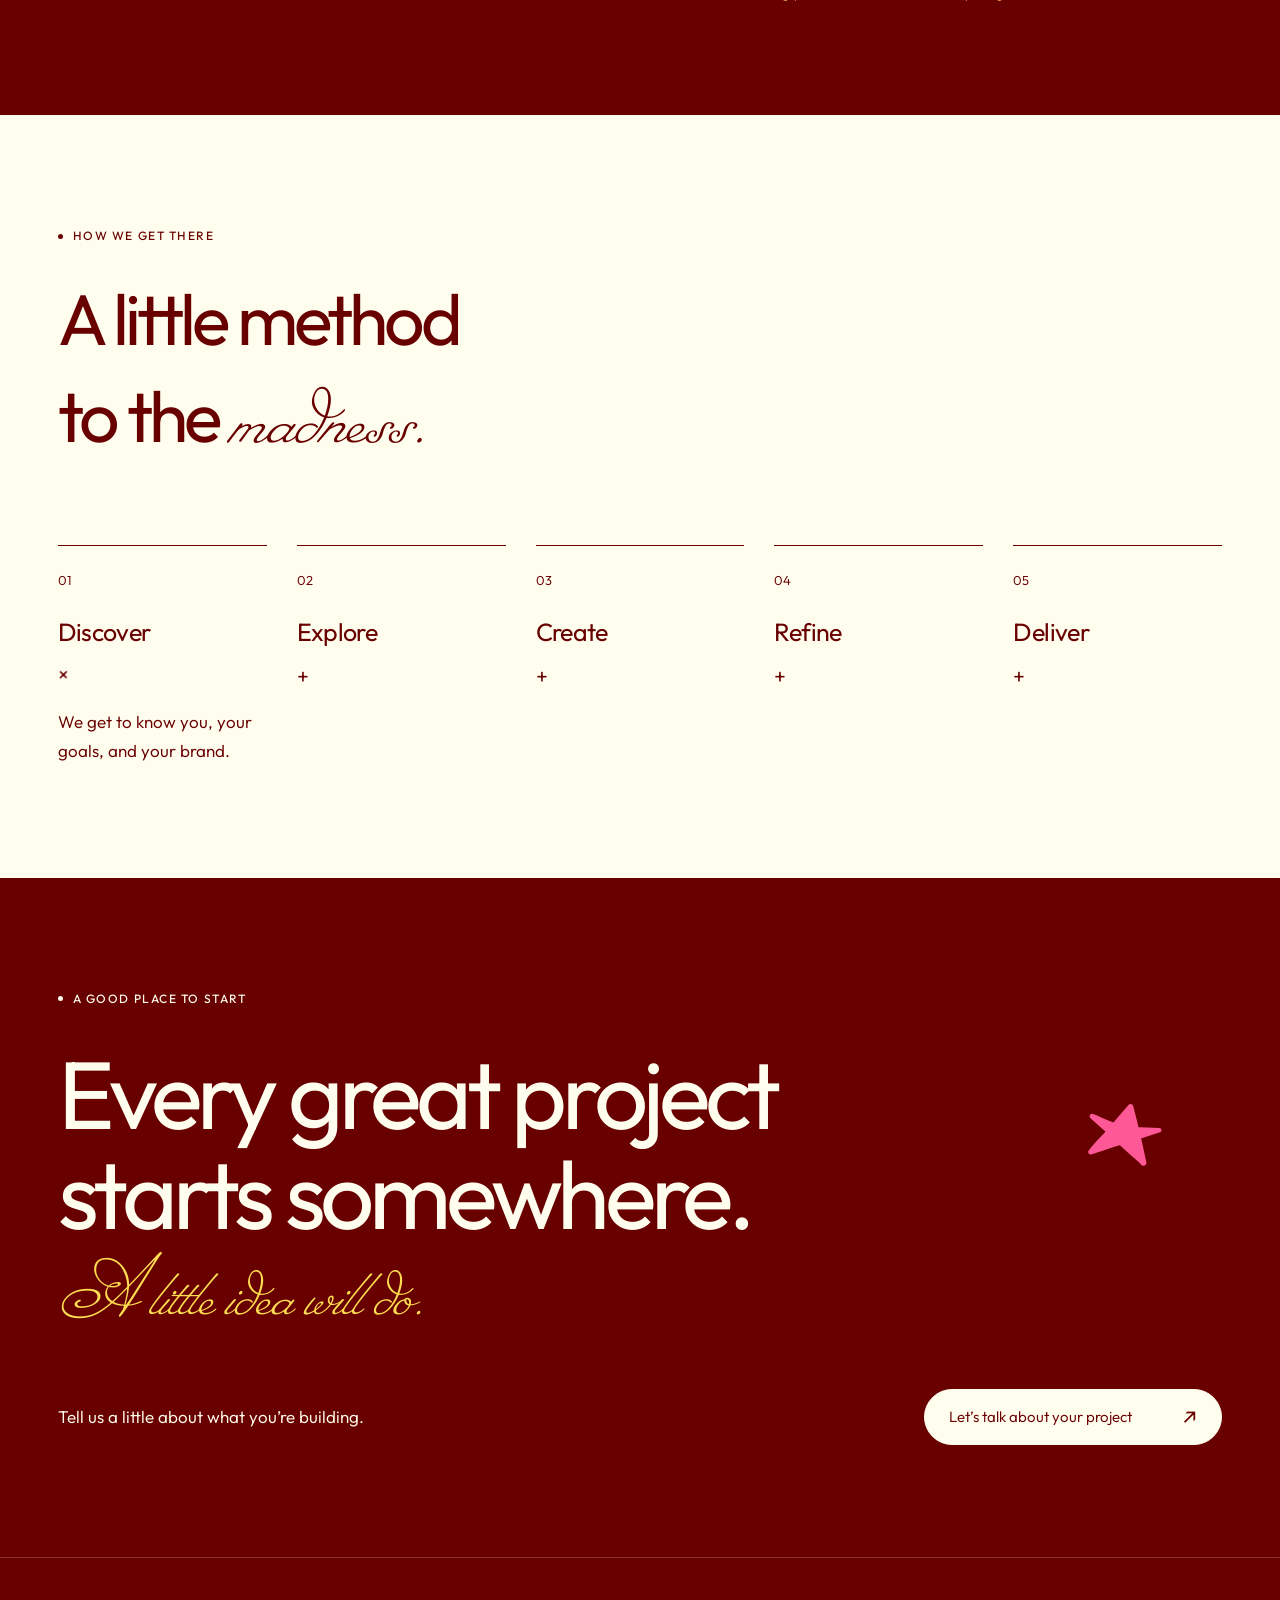
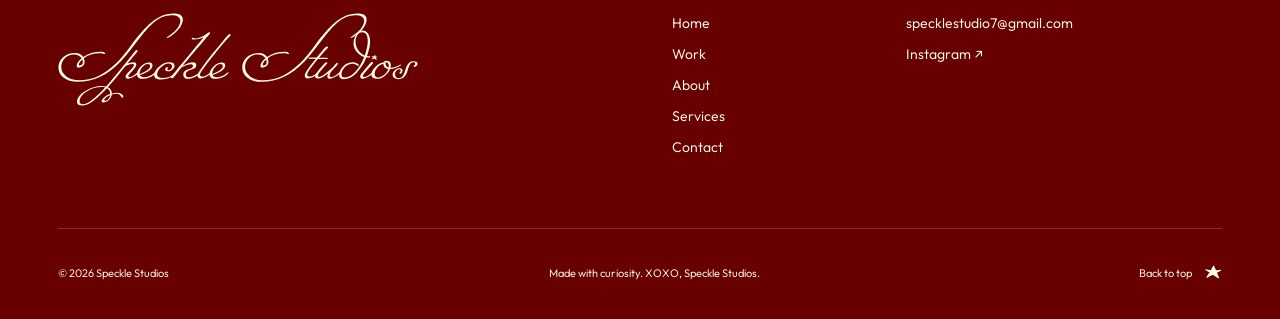
<file: services/index.html>
<!doctype html>
<html lang="en">
  <head>
    <meta charset="utf-8" />
    <meta name="viewport" content="width=device-width, initial-scale=1" />
    <link rel="preload" as="image" href="../brand/logomark.svg" />
    <link rel="preload" as="image" href="../brand/wordmark.svg" />
    <link rel="stylesheet" href="../styles.css" data-precedence="next" />
    <title>Services — Speckle Studios</title>
    <meta
      name="description"
      content="Brand identity, packaging, print, editorial and creative direction. Thoughtful design from the first little idea to the final detail."
    />
    <meta
      property="og:title"
      content="Ideas take different shapes — Speckle Studios"
    />
    <meta
      property="og:description"
      content="Brand identity, packaging, print, editorial and creative direction. Thoughtful design from the first little idea to the final detail."
    />
    <meta property="og:url" content="index.html" />
    <meta name="twitter:card" content="summary" />
    <meta
      name="twitter:title"
      content="Ideas take different shapes — Speckle Studios"
    />
    <meta
      name="twitter:description"
      content="Brand identity, packaging, print, editorial and creative direction. Thoughtful design from the first little idea to the final detail."
    />
    <link rel="icon" href="../brand/favicon.svg" />
  </head>
  <body>
    <div hidden=""><!--$--><!--/$--></div>
    <a href="#main" class="skip-link">Skip to content</a>
    <header class="header">
      <a
        class="nav-brand"
        aria-label="Speckle Studios home"
        href="../index.html"
        ><img src="../brand/logomark.svg" width="66" height="40" alt="" /><span
          class="nav-studio-name"
          >Speckle Studios</span
        ></a
      >
      <nav aria-label="Main navigation" class="desktop-nav">
        <a class="" href="../index.html">Home</a
        ><a class="" href="../work/index.html">Work</a
        ><a class="" href="../about/index.html">About</a
        ><a aria-current="page" class="" href="index.html">Services</a
        ><a class="nav-contact" href="../contact/index.html"
          >Contact<span aria-hidden="true">↗</span></a
        >
      </nav>
      <button
        class="menu-toggle"
        aria-expanded="false"
        aria-controls="mobile-navigation"
      >
        Menu +
      </button>
    </header>
    <main id="main">
      <section class="inner-hero services-hero section">
        <div class="eyebrow">
          <span class="tiny-speck"></span>02 / What we do
        </div>
        <h1 data-reveal="true">
          What we do,<br />and <em class="script">how we do it.</em>
        </h1>
        <div class="hero-aside">
          <svg class="star" viewBox="-12 -1 25 21" aria-hidden="true">
            <path
              d="M0 0C.327 .55 1.142 .51 1.41-.071 3.957-5.576 6.344-11.156 8.567-16.8 8.894-17.63 7.911-18.361 7.201-17.819 6.789-17.504 6.396-17.227 6.077-17.037-.094-13.365-4.862-9.893-11.032-6.221-11.791-5.769-11.367-4.597-10.497-4.749-8.667-5.067-6.855-5.585-5.042-6.002 .203-7.207 5.253-6.137 10.709-5.503 11.467-5.415 11.782-6.439 11.105-6.792 7.806-8.511 4.674-10.289 1.443-11.94-.697-13.033-2.502-13.77-4.92-15.176-5.818-15.699-7.478-16.442-8.651-17.26-9.32-17.727-10.192-16.999-9.831-16.268-8.539-13.648-6.556-11.044-5.117-8.62Z"
              transform="scale(1 -1)"
              fill="currentColor"
            ></path>
          </svg>
          <p class="lead">
            From the first little idea to the final detail, we help ideas find
            their form.
          </p>
        </div>
      </section>
      <div class="expertise">
        <section
          class="expertise-section section expertise-0"
          id="brand-identity"
        >
          <div class="expertise-title">
            <span class="giant-number">0<!-- -->1</span>
            <h2 data-reveal="true">Brand Identity</h2>
            <svg class="star" viewBox="-12 -1 25 21" aria-hidden="true">
              <path
                d="M0 0C.327 .55 1.142 .51 1.41-.071 3.957-5.576 6.344-11.156 8.567-16.8 8.894-17.63 7.911-18.361 7.201-17.819 6.789-17.504 6.396-17.227 6.077-17.037-.094-13.365-4.862-9.893-11.032-6.221-11.791-5.769-11.367-4.597-10.497-4.749-8.667-5.067-6.855-5.585-5.042-6.002 .203-7.207 5.253-6.137 10.709-5.503 11.467-5.415 11.782-6.439 11.105-6.792 7.806-8.511 4.674-10.289 1.443-11.94-.697-13.033-2.502-13.77-4.92-15.176-5.818-15.699-7.478-16.442-8.651-17.26-9.32-17.727-10.192-16.999-9.831-16.268-8.539-13.648-6.556-11.044-5.117-8.62Z"
                transform="scale(1 -1)"
                fill="currentColor"
              ></path>
            </svg>
          </div>
          <div class="expertise-content">
            <p class="lead">
              We create identities built around a story, with thoughtful details
              that make each brand feel like itself.
            </p>
            <h3 class="eyebrow">The shapes it could take</h3>
            <ul>
              <li>Brand research and creative direction</li>
              <li>Visual identity concepts</li>
              <li>Logo systems</li>
              <li>Colour palettes</li>
              <li>Typography systems</li>
              <li>Brand elements</li>
              <li>Illustrations and patterns</li>
              <li>Brand guidelines</li>
              <li>Brand applications</li>
            </ul>
          </div>
        </section>
        <section class="expertise-section section expertise-1" id="packaging">
          <div class="expertise-title">
            <span class="giant-number">0<!-- -->2</span>
            <h2 data-reveal="true">Packaging Design</h2>
            <svg class="star" viewBox="-12 -1 25 21" aria-hidden="true">
              <path
                d="M0 0C.327 .55 1.142 .51 1.41-.071 3.957-5.576 6.344-11.156 8.567-16.8 8.894-17.63 7.911-18.361 7.201-17.819 6.789-17.504 6.396-17.227 6.077-17.037-.094-13.365-4.862-9.893-11.032-6.221-11.791-5.769-11.367-4.597-10.497-4.749-8.667-5.067-6.855-5.585-5.042-6.002 .203-7.207 5.253-6.137 10.709-5.503 11.467-5.415 11.782-6.439 11.105-6.792 7.806-8.511 4.674-10.289 1.443-11.94-.697-13.033-2.502-13.77-4.92-15.176-5.818-15.699-7.478-16.442-8.651-17.26-9.32-17.727-10.192-16.999-9.831-16.268-8.539-13.648-6.556-11.044-5.117-8.62Z"
                transform="scale(1 -1)"
                fill="currentColor"
              ></path>
            </svg>
          </div>
          <div class="expertise-content">
            <p class="lead">
              We design packaging that brings a brand’s personality into the
              things people hold, open, and remember.
            </p>
            <h3 class="eyebrow">The shapes it could take</h3>
            <ul>
              <li>Packaging concepts</li>
              <li>Label and box designs</li>
              <li>Product packaging systems</li>
              <li>Packaging graphics</li>
              <li>Dielines and print-ready artwork</li>
              <li>Packaging mockups</li>
            </ul>
          </div>
        </section>
        <section class="expertise-section section expertise-2" id="editorial">
          <div class="expertise-title">
            <span class="giant-number">0<!-- -->3</span>
            <h2 data-reveal="true">Print &amp; Editorial</h2>
            <svg class="star" viewBox="-12 -1 25 21" aria-hidden="true">
              <path
                d="M0 0C.327 .55 1.142 .51 1.41-.071 3.957-5.576 6.344-11.156 8.567-16.8 8.894-17.63 7.911-18.361 7.201-17.819 6.789-17.504 6.396-17.227 6.077-17.037-.094-13.365-4.862-9.893-11.032-6.221-11.791-5.769-11.367-4.597-10.497-4.749-8.667-5.067-6.855-5.585-5.042-6.002 .203-7.207 5.253-6.137 10.709-5.503 11.467-5.415 11.782-6.439 11.105-6.792 7.806-8.511 4.674-10.289 1.443-11.94-.697-13.033-2.502-13.77-4.92-15.176-5.818-15.699-7.478-16.442-8.651-17.26-9.32-17.727-10.192-16.999-9.831-16.268-8.539-13.648-6.556-11.044-5.117-8.62Z"
                transform="scale(1 -1)"
                fill="currentColor"
              ></path>
            </svg>
          </div>
          <div class="expertise-content">
            <p class="lead">
              From a printed page to the smallest piece of collateral, we pay
              attention to how ideas work in the physical world.
            </p>
            <h3 class="eyebrow">The shapes it could take</h3>
            <ul>
              <li>Editorial layouts</li>
              <li>Brochures</li>
              <li>Menus</li>
              <li>Printed brand collateral</li>
              <li>Posters</li>
              <li>Stationery</li>
              <li>Promotional materials</li>
            </ul>
          </div>
        </section>
        <section
          class="expertise-section section expertise-3"
          id="creative-direction"
        >
          <div class="expertise-title">
            <span class="giant-number">0<!-- -->4</span>
            <h2 data-reveal="true">Creative Direction</h2>
            <svg class="star" viewBox="-12 -1 25 21" aria-hidden="true">
              <path
                d="M0 0C.327 .55 1.142 .51 1.41-.071 3.957-5.576 6.344-11.156 8.567-16.8 8.894-17.63 7.911-18.361 7.201-17.819 6.789-17.504 6.396-17.227 6.077-17.037-.094-13.365-4.862-9.893-11.032-6.221-11.791-5.769-11.367-4.597-10.497-4.749-8.667-5.067-6.855-5.585-5.042-6.002 .203-7.207 5.253-6.137 10.709-5.503 11.467-5.415 11.782-6.439 11.105-6.792 7.806-8.511 4.674-10.289 1.443-11.94-.697-13.033-2.502-13.77-4.92-15.176-5.818-15.699-7.478-16.442-8.651-17.26-9.32-17.727-10.192-16.999-9.831-16.268-8.539-13.648-6.556-11.044-5.117-8.62Z"
                transform="scale(1 -1)"
                fill="currentColor"
              ></path>
            </svg>
          </div>
          <div class="expertise-content">
            <p class="lead">
              We explore the unexpected connections that give ideas their
              character.
            </p>
            <h3 class="eyebrow">The shapes it could take</h3>
            <ul>
              <li>Visual concepts</li>
              <li>Campaign art direction</li>
              <li>Illustration direction</li>
              <li>Brand application concepts</li>
              <li>Visual storytelling</li>
            </ul>
            <p class="small">
              A starting point — we’ll confirm the scope together.
            </p>
          </div>
        </section>
      </div>
      <section class="process section">
        <div class="eyebrow">
          <span class="tiny-speck"></span>How we get there
        </div>
        <h2 data-reveal="true">
          A little method<br />to the <em class="script">madness.</em>
        </h2>
        <div class="process-steps">
          <details open="">
            <summary>
              <span>0<!-- -->1</span>
              <h3>Discover</h3>
              <span class="process-plus">+</span>
            </summary>
            <p>We get to know you, your goals, and your brand.</p>
          </details>
          <details>
            <summary>
              <span>0<!-- -->2</span>
              <h3>Explore</h3>
              <span class="process-plus">+</span>
            </summary>
            <p>We research, experiment, and develop creative directions.</p>
          </details>
          <details>
            <summary>
              <span>0<!-- -->3</span>
              <h3>Create</h3>
              <span class="process-plus">+</span>
            </summary>
            <p>We build the visual identity or design system.</p>
          </details>
          <details>
            <summary>
              <span>0<!-- -->4</span>
              <h3>Refine</h3>
              <span class="process-plus">+</span>
            </summary>
            <p>We develop the chosen direction and polish the details.</p>
          </details>
          <details>
            <summary>
              <span>0<!-- -->5</span>
              <h3>Deliver</h3>
              <span class="process-plus">+</span>
            </summary>
            <p>We prepare the final designs and handover materials.</p>
          </details>
        </div>
      </section>
      <section class="closing section">
        <div class="eyebrow">
          <span class="tiny-speck"></span>A good place to start
        </div>
        <h2 data-reveal="true">Every great project starts somewhere.</h2>
        <p class="script">A little idea will do.</p>
        <div class="closing-bottom">
          <p>Tell us a little about what you’re building.</p>
          <a class="button magnetic light" href="../contact/index.html"
            >Let’s talk about your project<span aria-hidden="true">↗</span></a
          >
        </div>
        <svg
          class="star closing-star"
          viewBox="-12 -1 25 21"
          aria-hidden="true"
        >
          <path
            d="M0 0C.327 .55 1.142 .51 1.41-.071 3.957-5.576 6.344-11.156 8.567-16.8 8.894-17.63 7.911-18.361 7.201-17.819 6.789-17.504 6.396-17.227 6.077-17.037-.094-13.365-4.862-9.893-11.032-6.221-11.791-5.769-11.367-4.597-10.497-4.749-8.667-5.067-6.855-5.585-5.042-6.002 .203-7.207 5.253-6.137 10.709-5.503 11.467-5.415 11.782-6.439 11.105-6.792 7.806-8.511 4.674-10.289 1.443-11.94-.697-13.033-2.502-13.77-4.92-15.176-5.818-15.699-7.478-16.442-8.651-17.26-9.32-17.727-10.192-16.999-9.831-16.268-8.539-13.648-6.556-11.044-5.117-8.62Z"
            transform="scale(1 -1)"
            fill="currentColor"
          ></path>
        </svg>
      </section>
    </main>
    <!--$--><!--/$-->
    <footer class="footer">
      <div class="footer-top">
        <a aria-label="Speckle Studios home" href="../index.html"
          ><img
            class="footer-logo"
            src="../brand/wordmark.svg"
            width="430"
            height="112"
            alt="Speckle Studios"
        /></a>
        <nav aria-label="Footer navigation">
          <a href="../index.html">Home</a><a href="../work/index.html">Work</a
          ><a href="../about/index.html">About</a
          ><a href="index.html">Services</a
          ><a href="../contact/index.html">Contact</a>
        </nav>
        <div class="footer-socials">
          <a href="mailto:specklestudio7@gmail.com">specklestudio7@gmail.com</a
          ><a href="https://www.instagram.com/speckle.studios/">Instagram ↗</a
          ><span class="small"></span>
        </div>
      </div>
      <div class="footer-bottom">
        <span
          >©
          <!-- -->2026<!-- -->
          Speckle Studios</span
        ><span>Made with curiosity. XOXO, Speckle Studios.</span
        ><button>
          Back to top
          <svg class="star" viewBox="-12 -1 25 21" aria-hidden="true">
            <path
              d="M0 0C.327 .55 1.142 .51 1.41-.071 3.957-5.576 6.344-11.156 8.567-16.8 8.894-17.63 7.911-18.361 7.201-17.819 6.789-17.504 6.396-17.227 6.077-17.037-.094-13.365-4.862-9.893-11.032-6.221-11.791-5.769-11.367-4.597-10.497-4.749-8.667-5.067-6.855-5.585-5.042-6.002 .203-7.207 5.253-6.137 10.709-5.503 11.467-5.415 11.782-6.439 11.105-6.792 7.806-8.511 4.674-10.289 1.443-11.94-.697-13.033-2.502-13.77-4.92-15.176-5.818-15.699-7.478-16.442-8.651-17.26-9.32-17.727-10.192-16.999-9.831-16.268-8.539-13.648-6.556-11.044-5.117-8.62Z"
              transform="scale(1 -1)"
              fill="currentColor"
            ></path>
          </svg>
        </button>
      </div>
    </footer>
    <script defer src="../vendor/preact.js"></script>
    <script defer src="../vendor/hooks.js"></script>
    <script defer src="../components.js"></script>
    <script defer src="../script.js"></script>
  </body>
</html>
</file>
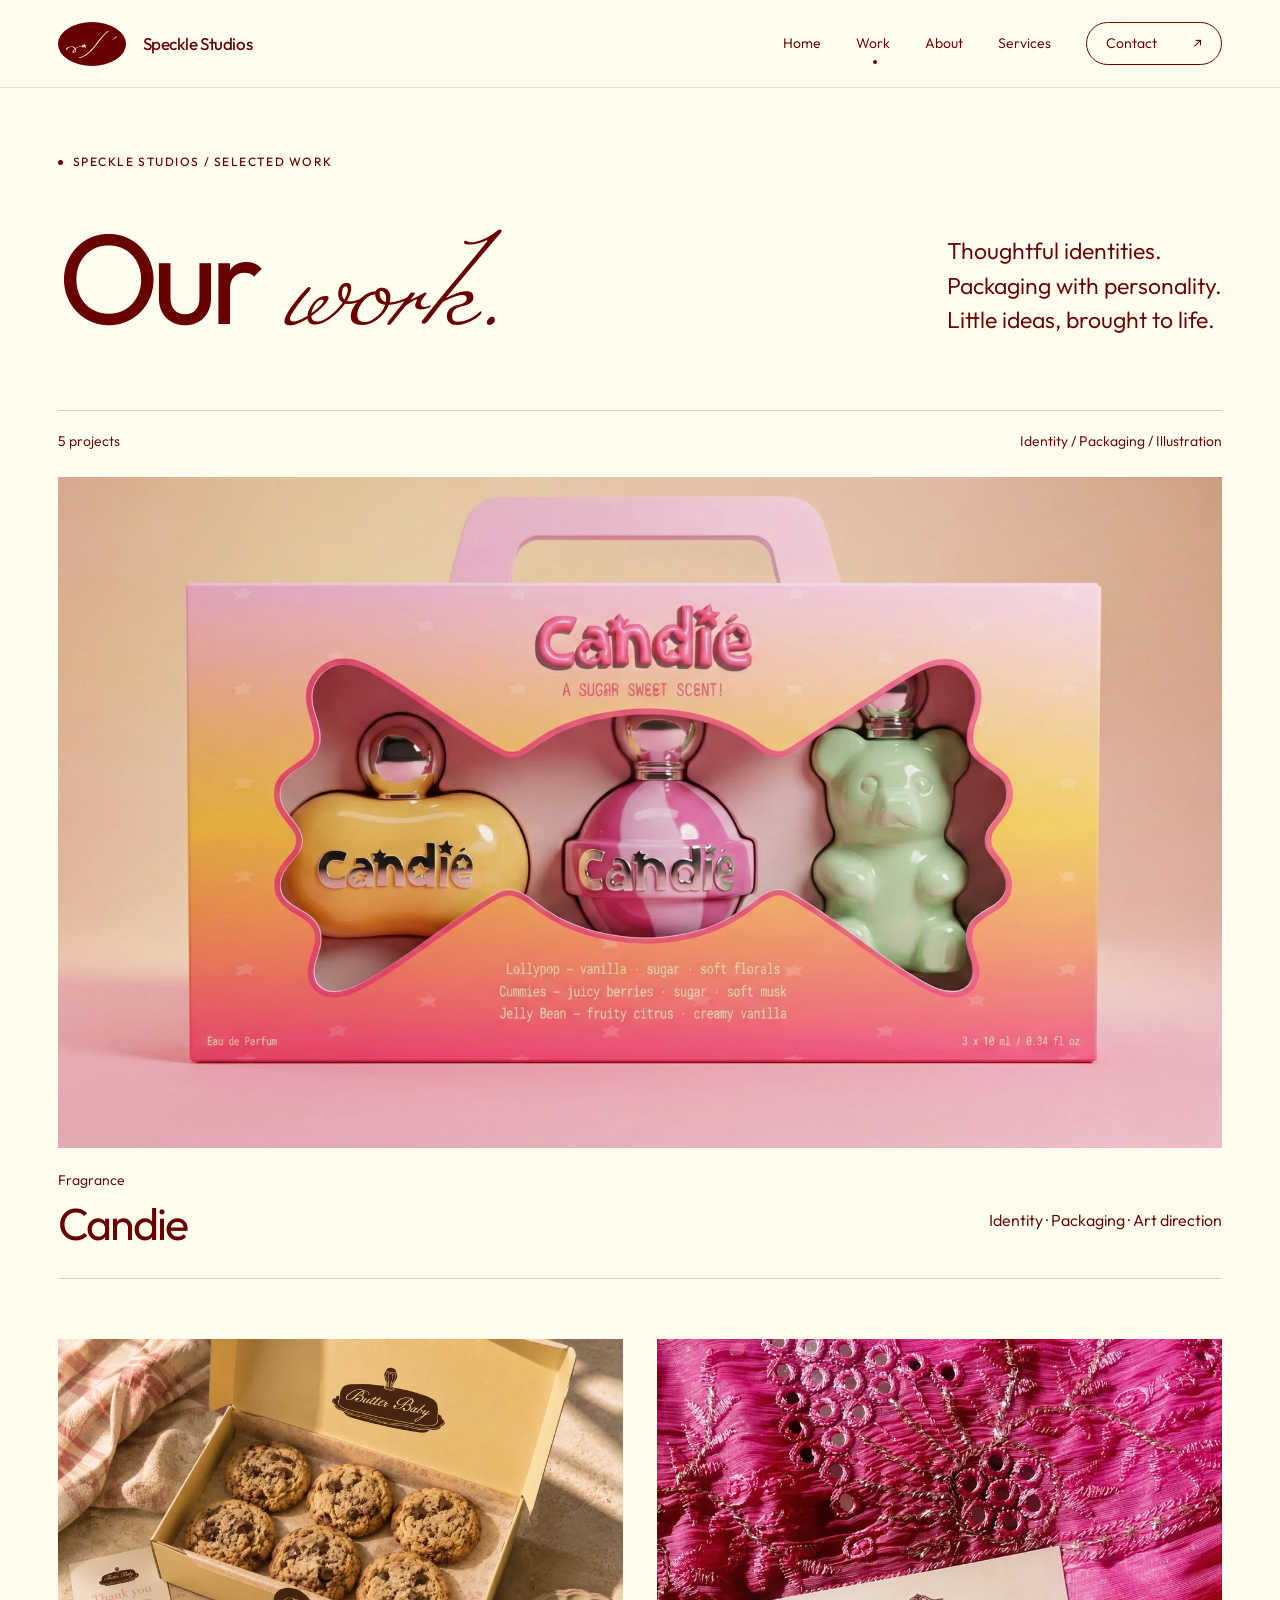
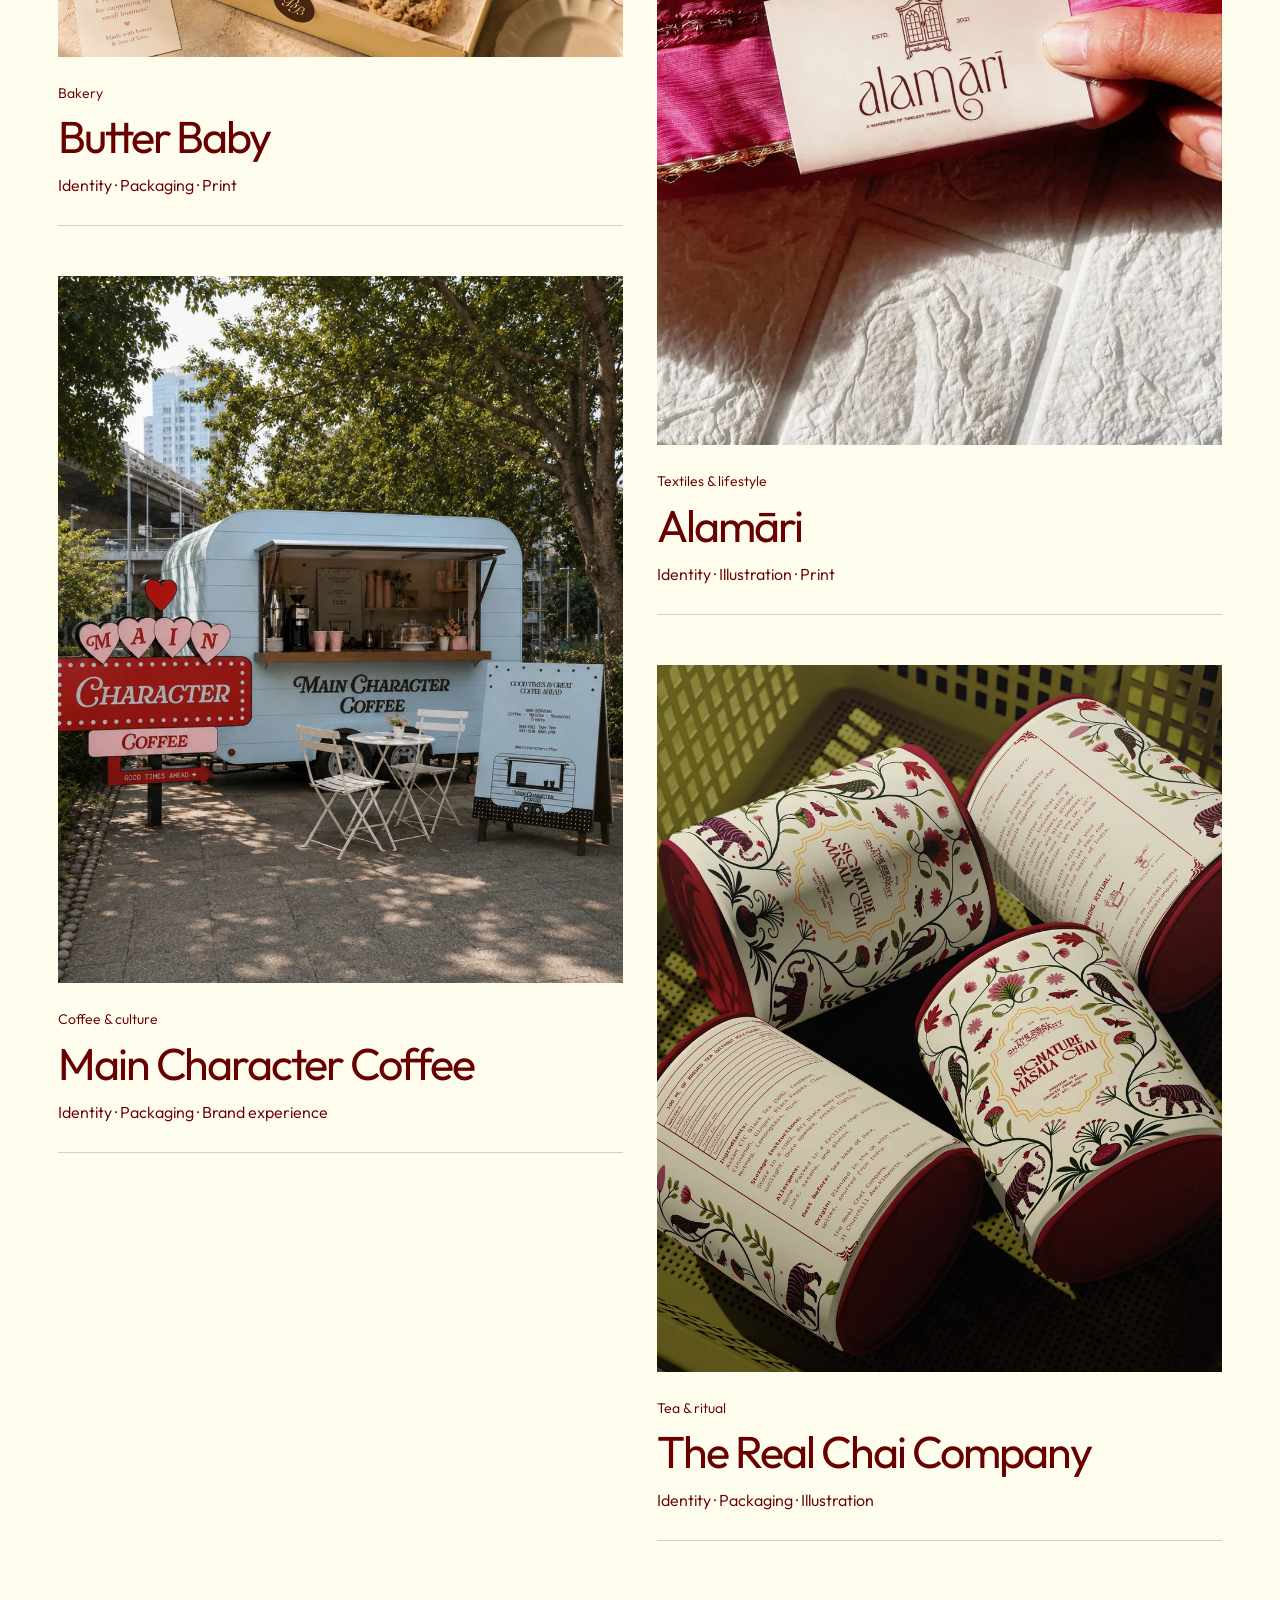
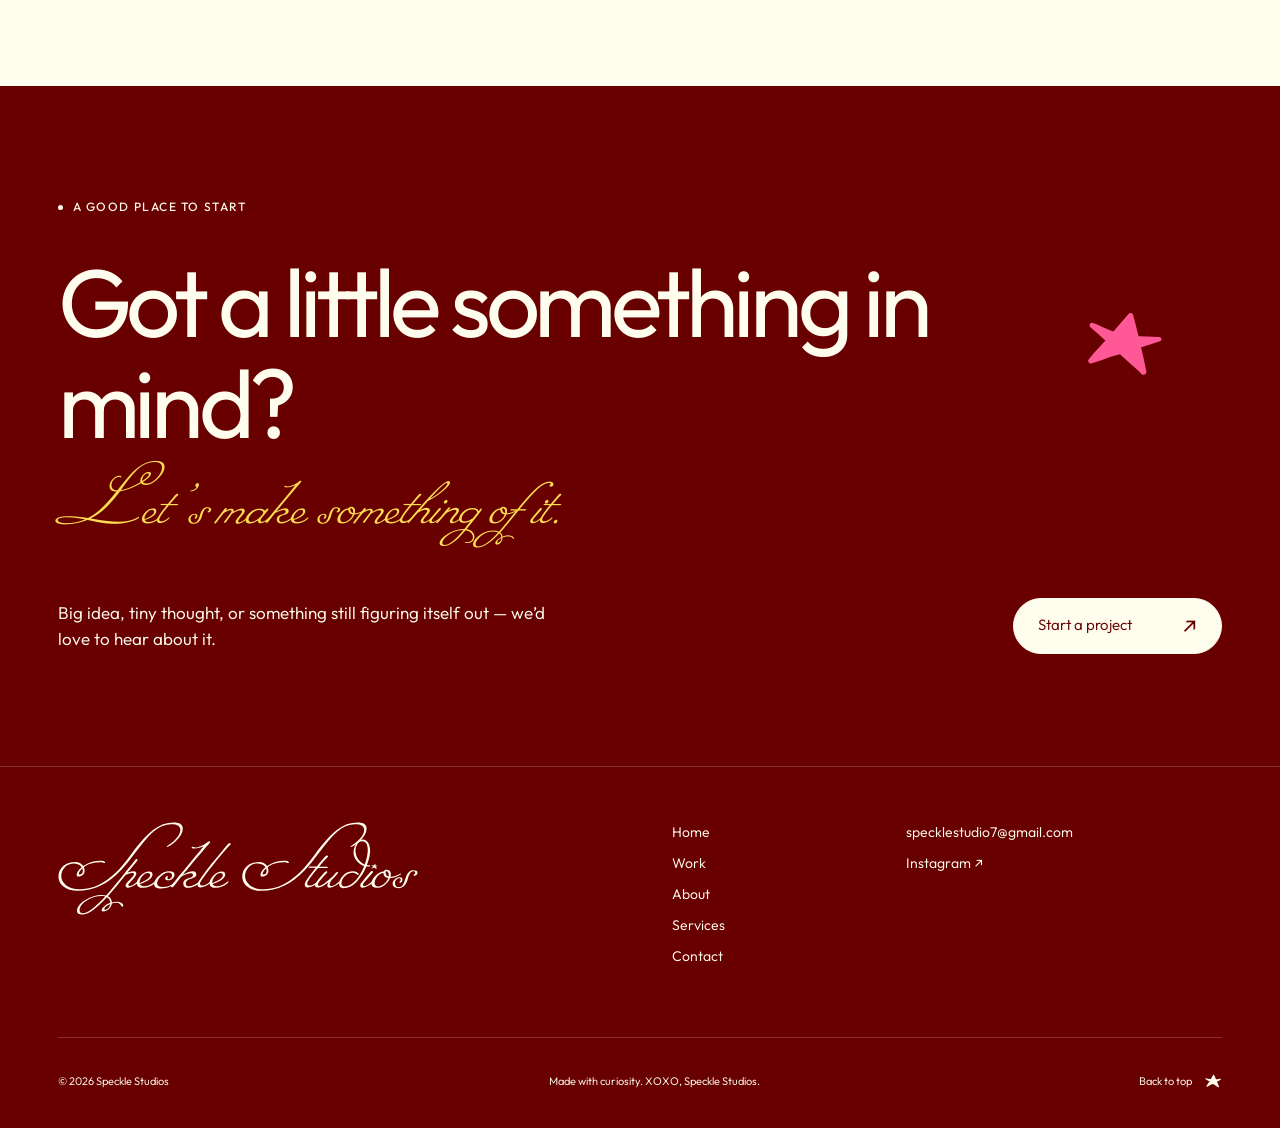
<file: work/index.html>
<!doctype html>
<html lang="en">
  <head>
    <meta charset="utf-8" />
    <meta name="viewport" content="width=device-width, initial-scale=1" />
    <link
      rel="preload"
      as="image"
      imagesrcset="../projects/candie/2-480.webp 480w, ../projects/candie/2-960.webp 960w, ../projects/candie/2-1920.webp 1920w"
      imagesizes="90vw"
      fetchpriority="high"
    />
    <link rel="preload" as="image" href="../brand/logomark.svg" />
    <link rel="preload" as="image" href="../brand/wordmark.svg" />
    <link rel="stylesheet" href="../styles.css" data-precedence="next" />
    <title>Our work — Speckle Studios</title>
    <meta
      name="description"
      content="A selection of identities, packaging and illustrated worlds by Speckle Studios."
    />
    <meta property="og:title" content="Speckle Studios" />
    <meta
      property="og:description"
      content="An independent multidisciplinary design studio with a soft spot for stories, typography, and the little details that make things feel like themselves."
    />
    <meta property="og:image" content="../brand/og.png" />
    <meta property="og:image:width" content="1200" />
    <meta property="og:image:height" content="630" />
    <meta property="og:type" content="website" />
    <meta name="twitter:card" content="summary_large_image" />
    <meta name="twitter:title" content="Speckle Studios" />
    <meta
      name="twitter:description"
      content="An independent multidisciplinary design studio with a soft spot for stories, typography, and the little details that make things feel like themselves."
    />
    <meta name="twitter:image" content="../brand/og.png" />
    <meta name="twitter:image:width" content="1200" />
    <meta name="twitter:image:height" content="630" />
    <link rel="icon" href="../brand/favicon.svg" />
  </head>
  <body>
    <div hidden=""><!--$--><!--/$--></div>
    <a href="#main" class="skip-link">Skip to content</a>
    <header class="header">
      <a
        class="nav-brand"
        aria-label="Speckle Studios home"
        href="../index.html"
        ><img src="../brand/logomark.svg" width="66" height="40" alt="" /><span
          class="nav-studio-name"
          >Speckle Studios</span
        ></a
      >
      <nav aria-label="Main navigation" class="desktop-nav">
        <a class="" href="../index.html">Home</a
        ><a aria-current="page" class="" href="index.html">Work</a
        ><a class="" href="../about/index.html">About</a
        ><a class="" href="../services/index.html">Services</a
        ><a class="nav-contact" href="../contact/index.html"
          >Contact<span aria-hidden="true">↗</span></a
        >
      </nav>
      <button
        class="menu-toggle"
        aria-expanded="false"
        aria-controls="mobile-navigation"
      >
        Menu +
      </button>
    </header>
    <main id="main" class="work-page simple-work">
      <section class="work-introduction section">
        <div>
          <div class="eyebrow">
            <span class="tiny-speck"></span>Speckle Studios / Selected work
          </div>
          <h1>Our <em class="script">work.</em></h1>
        </div>
        <p>
          Thoughtful identities.<br />Packaging with personality.<br />Little
          ideas, brought to life.
        </p>
      </section>
      <section
        class="work-projects section"
        id="projects"
        aria-label="Portfolio projects"
      >
        <div class="work-index-header">
          <span
            >5<!-- -->
            projects</span
          ><span>Identity / Packaging / Illustration</span>
        </div>
        <div class="project-masonry">
          <article class="work-project-card featured-project">
            <a
              class="work-project-art"
              aria-label="View Candie project"
              href="candie/index.html"
              ><img
                src="../projects/candie/2-1920.webp"
                srcset="
                  ../projects/candie/2-480.webp   480w,
                  ../projects/candie/2-960.webp   960w,
                  ../projects/candie/2-1920.webp 1920w
                "
                sizes="90vw"
                width="1920"
                height="1107"
                alt="Front of the Candie gift set with a candy-wrapper shaped window and three perfume bottles"
                loading="eager"
                decoding="async"
                fetchpriority="high"
              /><span class="work-card-open">View project</span></a
            >
            <div class="work-card-description">
              <span class="project-category">Fragrance</span>
              <h2><a href="candie/index.html">Candie</a></h2>
              <p>Identity · Packaging · Art direction</p>
            </div>
          </article>
          <article class="work-project-card">
            <a
              class="work-project-art"
              aria-label="View Butter Baby project"
              href="butter-baby/index.html"
              ><img
                src="../projects/butter-baby/5-1920.webp"
                srcset="
                  ../projects/butter-baby/5-480.webp   480w,
                  ../projects/butter-baby/5-960.webp   960w,
                  ../projects/butter-baby/5-1920.webp 1672w
                "
                sizes="(max-width:700px) 90vw, 45vw"
                width="1672"
                height="941"
                alt="Open yellow Butter Baby box filled with cookies and printed tissue"
                loading="lazy"
                decoding="async"
                fetchpriority="auto"
              /><span class="work-card-open">View project</span></a
            >
            <div class="work-card-description">
              <span class="project-category">Bakery</span>
              <h2><a href="butter-baby/index.html">Butter Baby</a></h2>
              <p>Identity · Packaging · Print</p>
            </div>
          </article>
          <article class="work-project-card">
            <a
              class="work-project-art"
              aria-label="View Main Character Coffee project"
              href="main-character-coffee/index.html"
              ><img
                src="../projects/main-character-coffee/7-1920.webp"
                srcset="
                  ../projects/main-character-coffee/7-480.webp   480w,
                  ../projects/main-character-coffee/7-960.webp   960w,
                  ../projects/main-character-coffee/7-1920.webp 1920w
                "
                sizes="(max-width:700px) 90vw, 45vw"
                width="1920"
                height="2400"
                alt="Blue Main Character Coffee trailer with a red and pink heart marquee"
                loading="lazy"
                decoding="async"
                fetchpriority="auto"
              /><span class="work-card-open">View project</span></a
            >
            <div class="work-card-description">
              <span class="project-category">Coffee &amp; culture</span>
              <h2>
                <a href="main-character-coffee/index.html"
                  >Main Character Coffee</a
                >
              </h2>
              <p>Identity · Packaging · Brand experience</p>
            </div>
          </article>
          <article class="work-project-card">
            <a
              class="work-project-art"
              aria-label="View Alamāri project"
              href="alamari/index.html"
              ><img
                src="../projects/alamari/3-1920.webp"
                srcset="
                  ../projects/alamari/3-480.webp   480w,
                  ../projects/alamari/3-960.webp   960w,
                  ../projects/alamari/3-1920.webp 1920w
                "
                sizes="(max-width:700px) 90vw, 45vw"
                width="1920"
                height="2400"
                alt="Hand holding an Alamāri card against fuchsia mirror-work fabric"
                loading="lazy"
                decoding="async"
                fetchpriority="auto"
              /><span class="work-card-open">View project</span></a
            >
            <div class="work-card-description">
              <span class="project-category">Textiles &amp; lifestyle</span>
              <h2><a href="alamari/index.html">Alamāri</a></h2>
              <p>Identity · Illustration · Print</p>
            </div>
          </article>
          <article class="work-project-card">
            <a
              class="work-project-art"
              aria-label="View The Real Chai Company project"
              href="the-real-chai-company/index.html"
              ><img
                src="../projects/the-real-chai-company/6-1920.webp"
                srcset="
                  ../projects/the-real-chai-company/6-480.webp   480w,
                  ../projects/the-real-chai-company/6-960.webp   960w,
                  ../projects/the-real-chai-company/6-1920.webp 1920w
                "
                sizes="(max-width:700px) 90vw, 45vw"
                width="1920"
                height="2400"
                alt="Floral and animal-patterned masala chai tins with red lids"
                loading="lazy"
                decoding="async"
                fetchpriority="auto"
              /><span class="work-card-open">View project</span></a
            >
            <div class="work-card-description">
              <span class="project-category">Tea &amp; ritual</span>
              <h2>
                <a href="the-real-chai-company/index.html"
                  >The Real Chai Company</a
                >
              </h2>
              <p>Identity · Packaging · Illustration</p>
            </div>
          </article>
        </div>
      </section>
      <section class="closing section">
        <div class="eyebrow">
          <span class="tiny-speck"></span>A good place to start
        </div>
        <h2 data-reveal="true">Got a little something in mind?</h2>
        <p class="script">Let’s make something of it.</p>
        <div class="closing-bottom">
          <p>
            Big idea, tiny thought, or something still figuring itself out —
            we’d love to hear about it.
          </p>
          <a class="button magnetic light" href="../contact/index.html"
            >Start a project<span aria-hidden="true">↗</span></a
          >
        </div>
        <svg
          class="star closing-star"
          viewBox="-12 -1 25 21"
          aria-hidden="true"
        >
          <path
            d="M0 0C.327 .55 1.142 .51 1.41-.071 3.957-5.576 6.344-11.156 8.567-16.8 8.894-17.63 7.911-18.361 7.201-17.819 6.789-17.504 6.396-17.227 6.077-17.037-.094-13.365-4.862-9.893-11.032-6.221-11.791-5.769-11.367-4.597-10.497-4.749-8.667-5.067-6.855-5.585-5.042-6.002 .203-7.207 5.253-6.137 10.709-5.503 11.467-5.415 11.782-6.439 11.105-6.792 7.806-8.511 4.674-10.289 1.443-11.94-.697-13.033-2.502-13.77-4.92-15.176-5.818-15.699-7.478-16.442-8.651-17.26-9.32-17.727-10.192-16.999-9.831-16.268-8.539-13.648-6.556-11.044-5.117-8.62Z"
            transform="scale(1 -1)"
            fill="currentColor"
          ></path>
        </svg>
      </section>
    </main>
    <!--$--><!--/$-->
    <footer class="footer">
      <div class="footer-top">
        <a aria-label="Speckle Studios home" href="../index.html"
          ><img
            class="footer-logo"
            src="../brand/wordmark.svg"
            width="430"
            height="112"
            alt="Speckle Studios"
        /></a>
        <nav aria-label="Footer navigation">
          <a href="../index.html">Home</a><a href="index.html">Work</a
          ><a href="../about/index.html">About</a
          ><a href="../services/index.html">Services</a
          ><a href="../contact/index.html">Contact</a>
        </nav>
        <div class="footer-socials">
          <a href="mailto:specklestudio7@gmail.com">specklestudio7@gmail.com</a
          ><a href="https://www.instagram.com/speckle.studios/">Instagram ↗</a
          ><span class="small"></span>
        </div>
      </div>
      <div class="footer-bottom">
        <span
          >©
          <!-- -->2026<!-- -->
          Speckle Studios</span
        ><span>Made with curiosity. XOXO, Speckle Studios.</span
        ><button>
          Back to top
          <svg class="star" viewBox="-12 -1 25 21" aria-hidden="true">
            <path
              d="M0 0C.327 .55 1.142 .51 1.41-.071 3.957-5.576 6.344-11.156 8.567-16.8 8.894-17.63 7.911-18.361 7.201-17.819 6.789-17.504 6.396-17.227 6.077-17.037-.094-13.365-4.862-9.893-11.032-6.221-11.791-5.769-11.367-4.597-10.497-4.749-8.667-5.067-6.855-5.585-5.042-6.002 .203-7.207 5.253-6.137 10.709-5.503 11.467-5.415 11.782-6.439 11.105-6.792 7.806-8.511 4.674-10.289 1.443-11.94-.697-13.033-2.502-13.77-4.92-15.176-5.818-15.699-7.478-16.442-8.651-17.26-9.32-17.727-10.192-16.999-9.831-16.268-8.539-13.648-6.556-11.044-5.117-8.62Z"
              transform="scale(1 -1)"
              fill="currentColor"
            ></path>
          </svg>
        </button>
      </div>
    </footer>
    <script defer src="../vendor/preact.js"></script>
    <script defer src="../vendor/hooks.js"></script>
    <script defer src="../components.js"></script>
    <script defer src="../script.js"></script>
  </body>
</html>
</file>
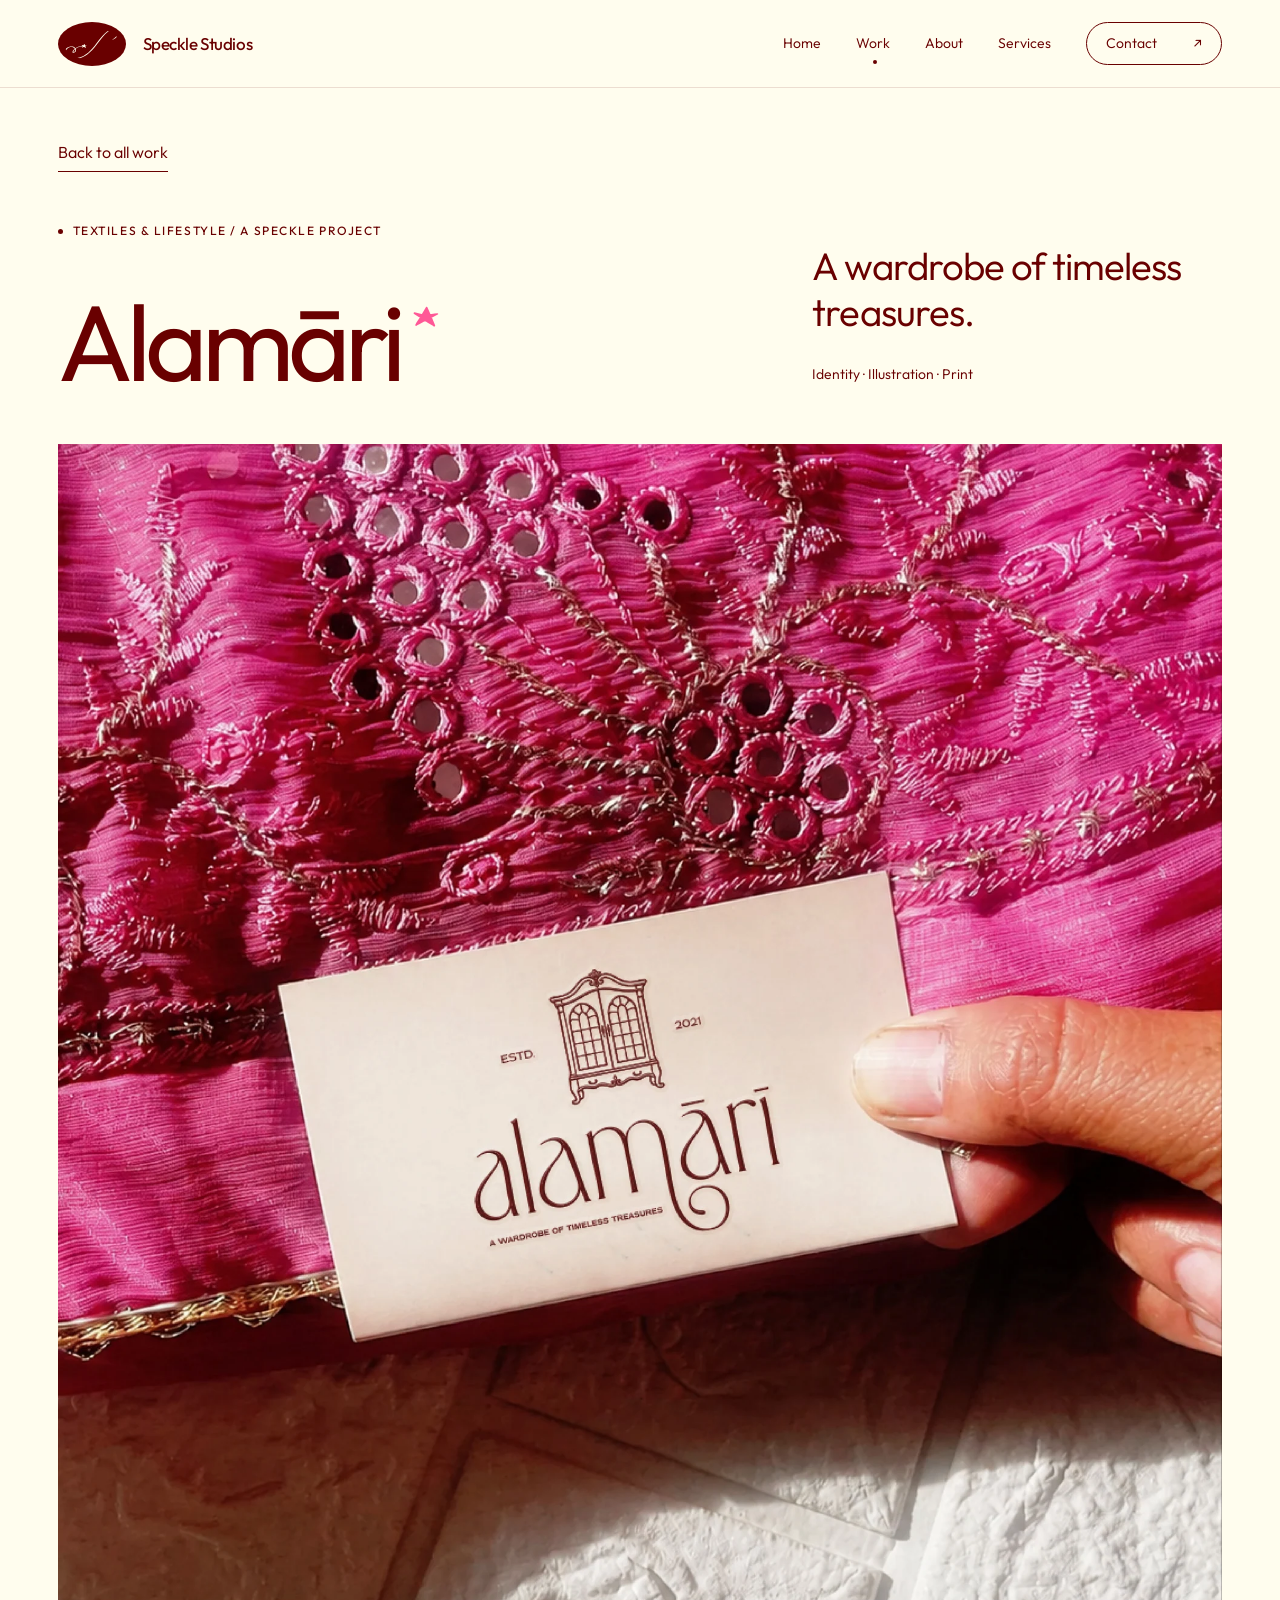
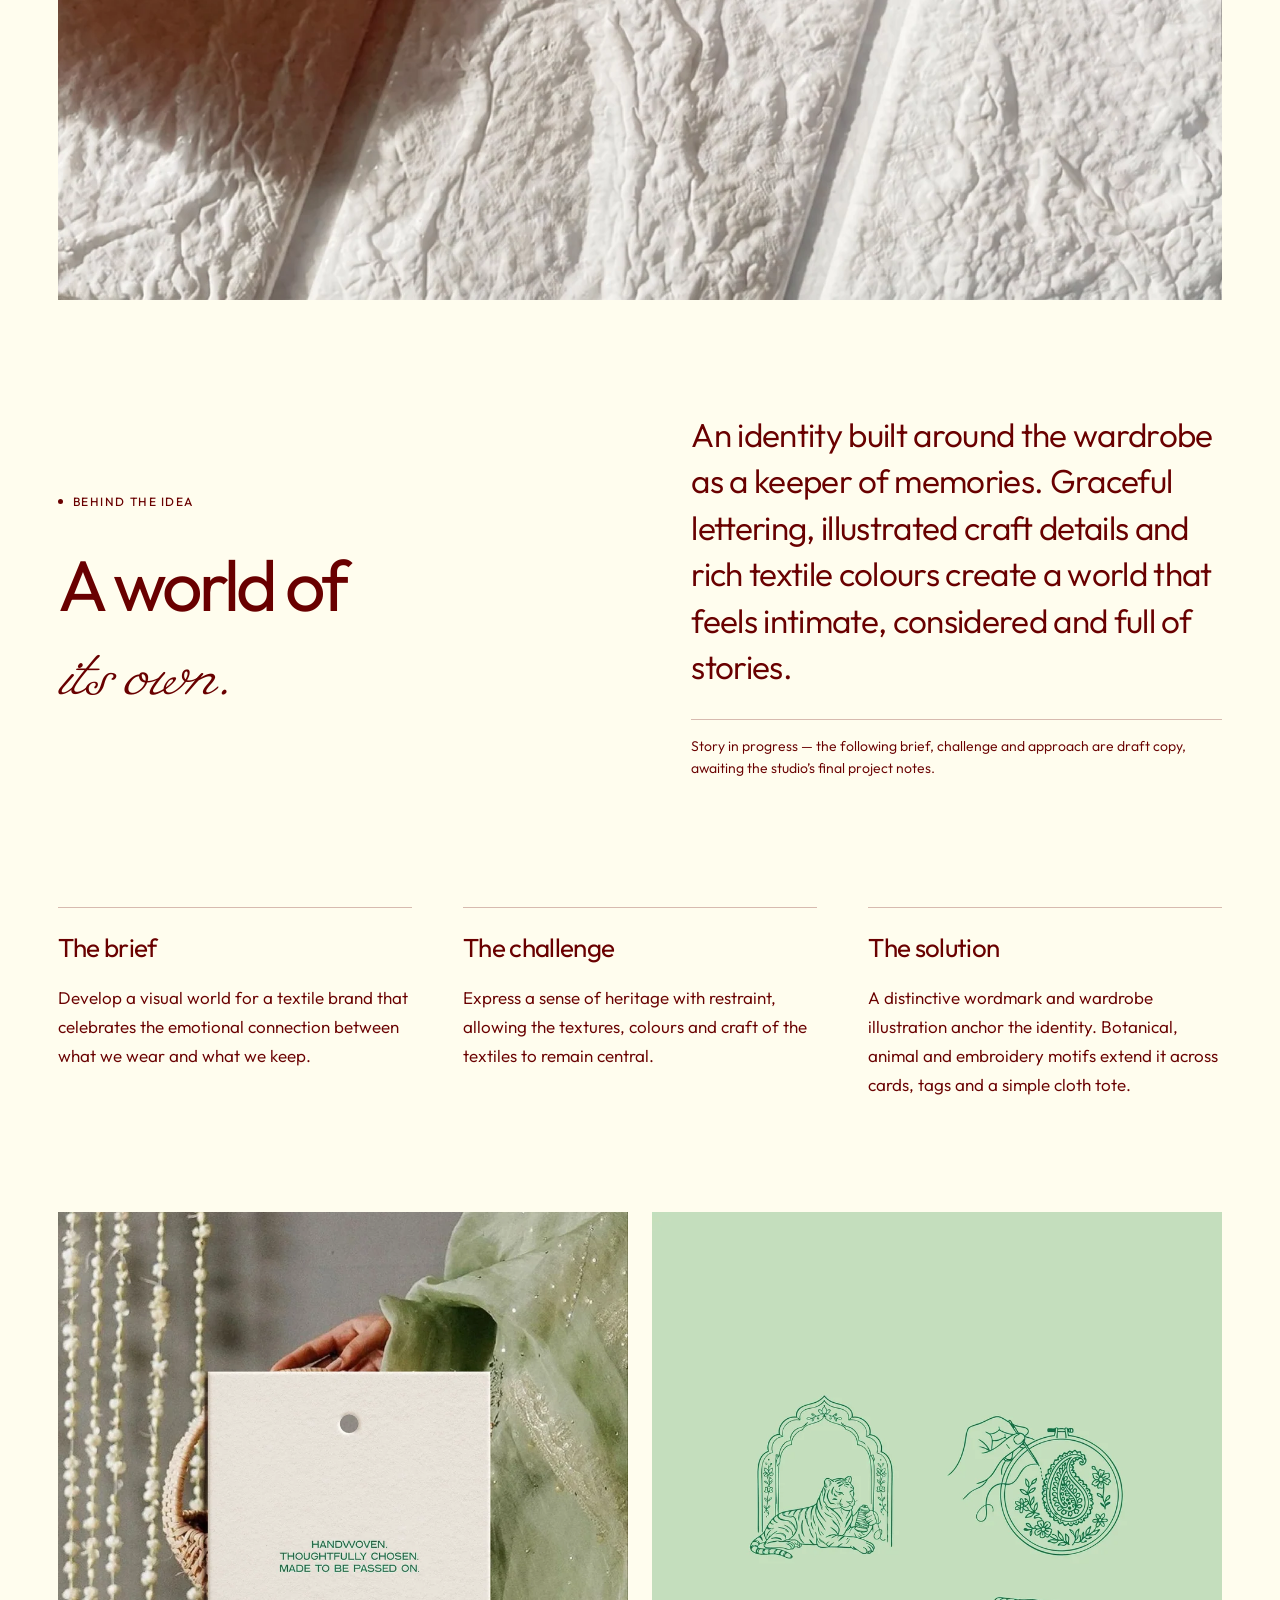
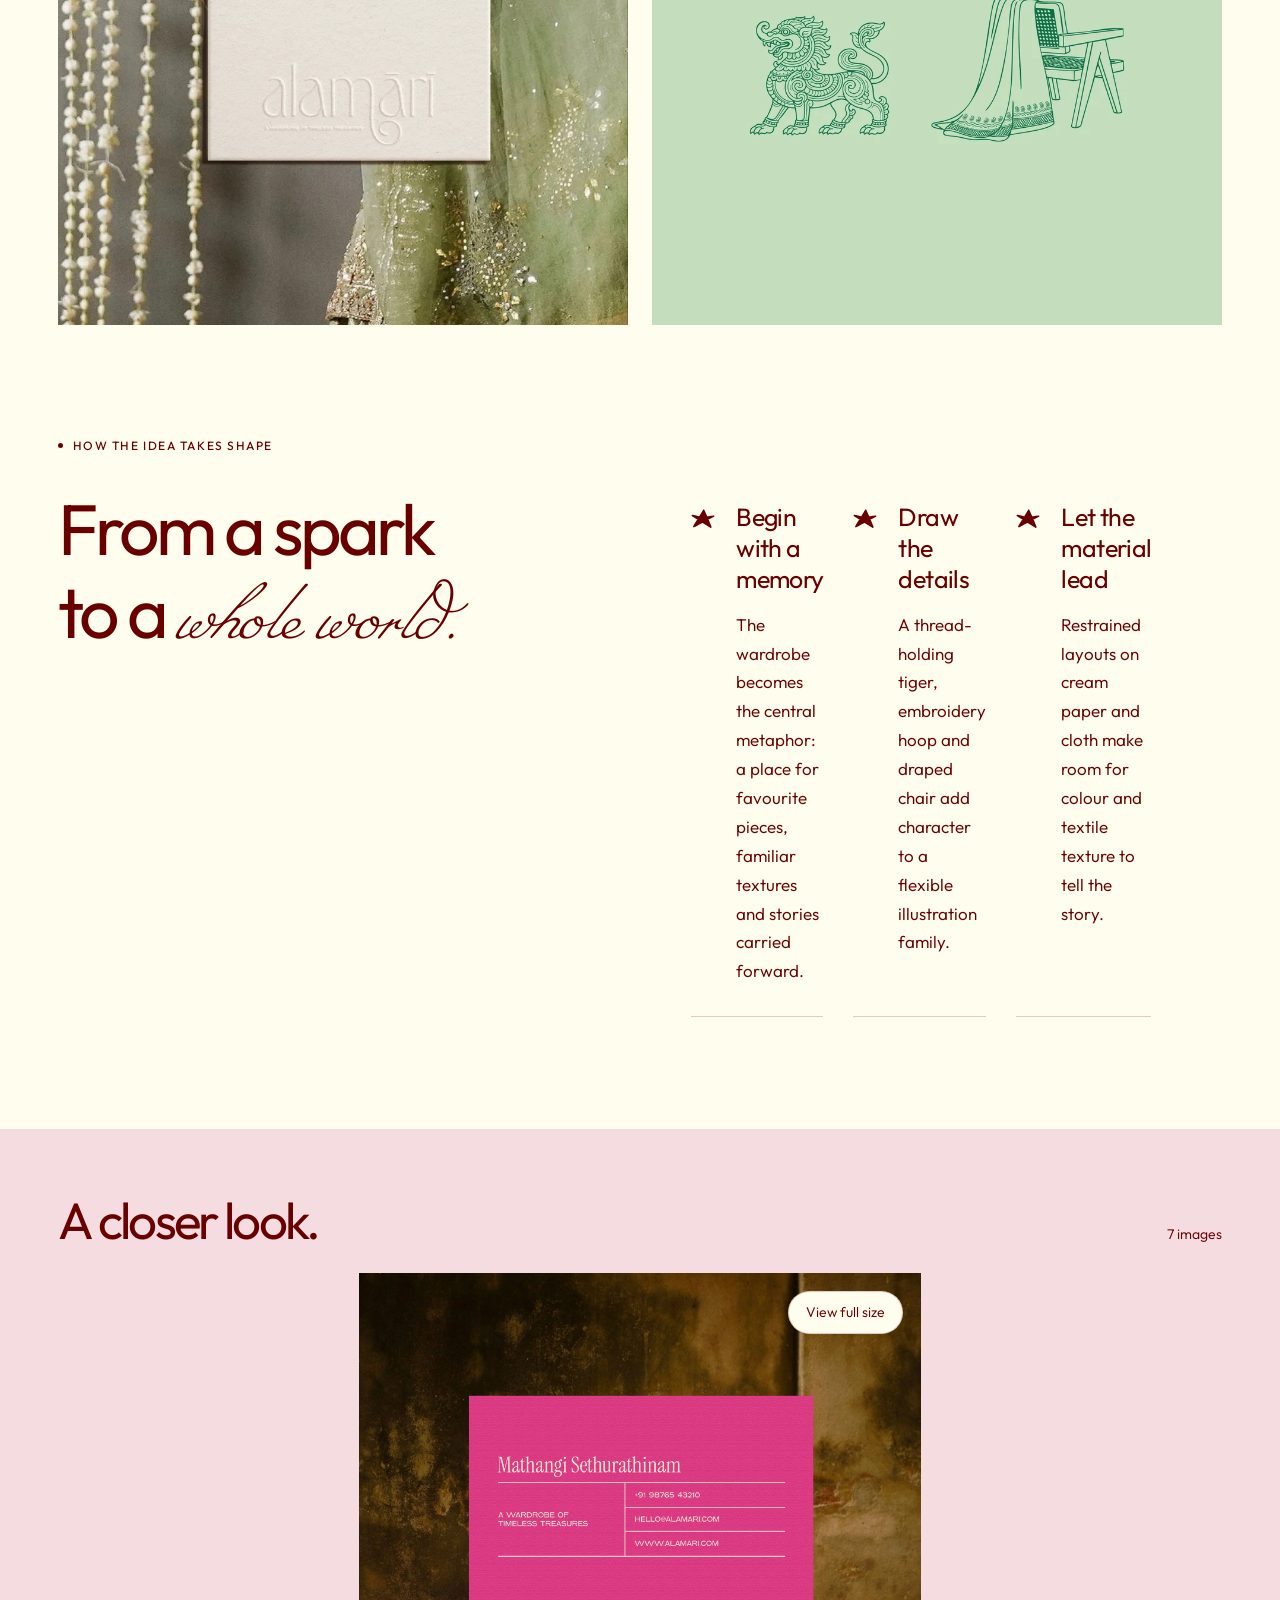
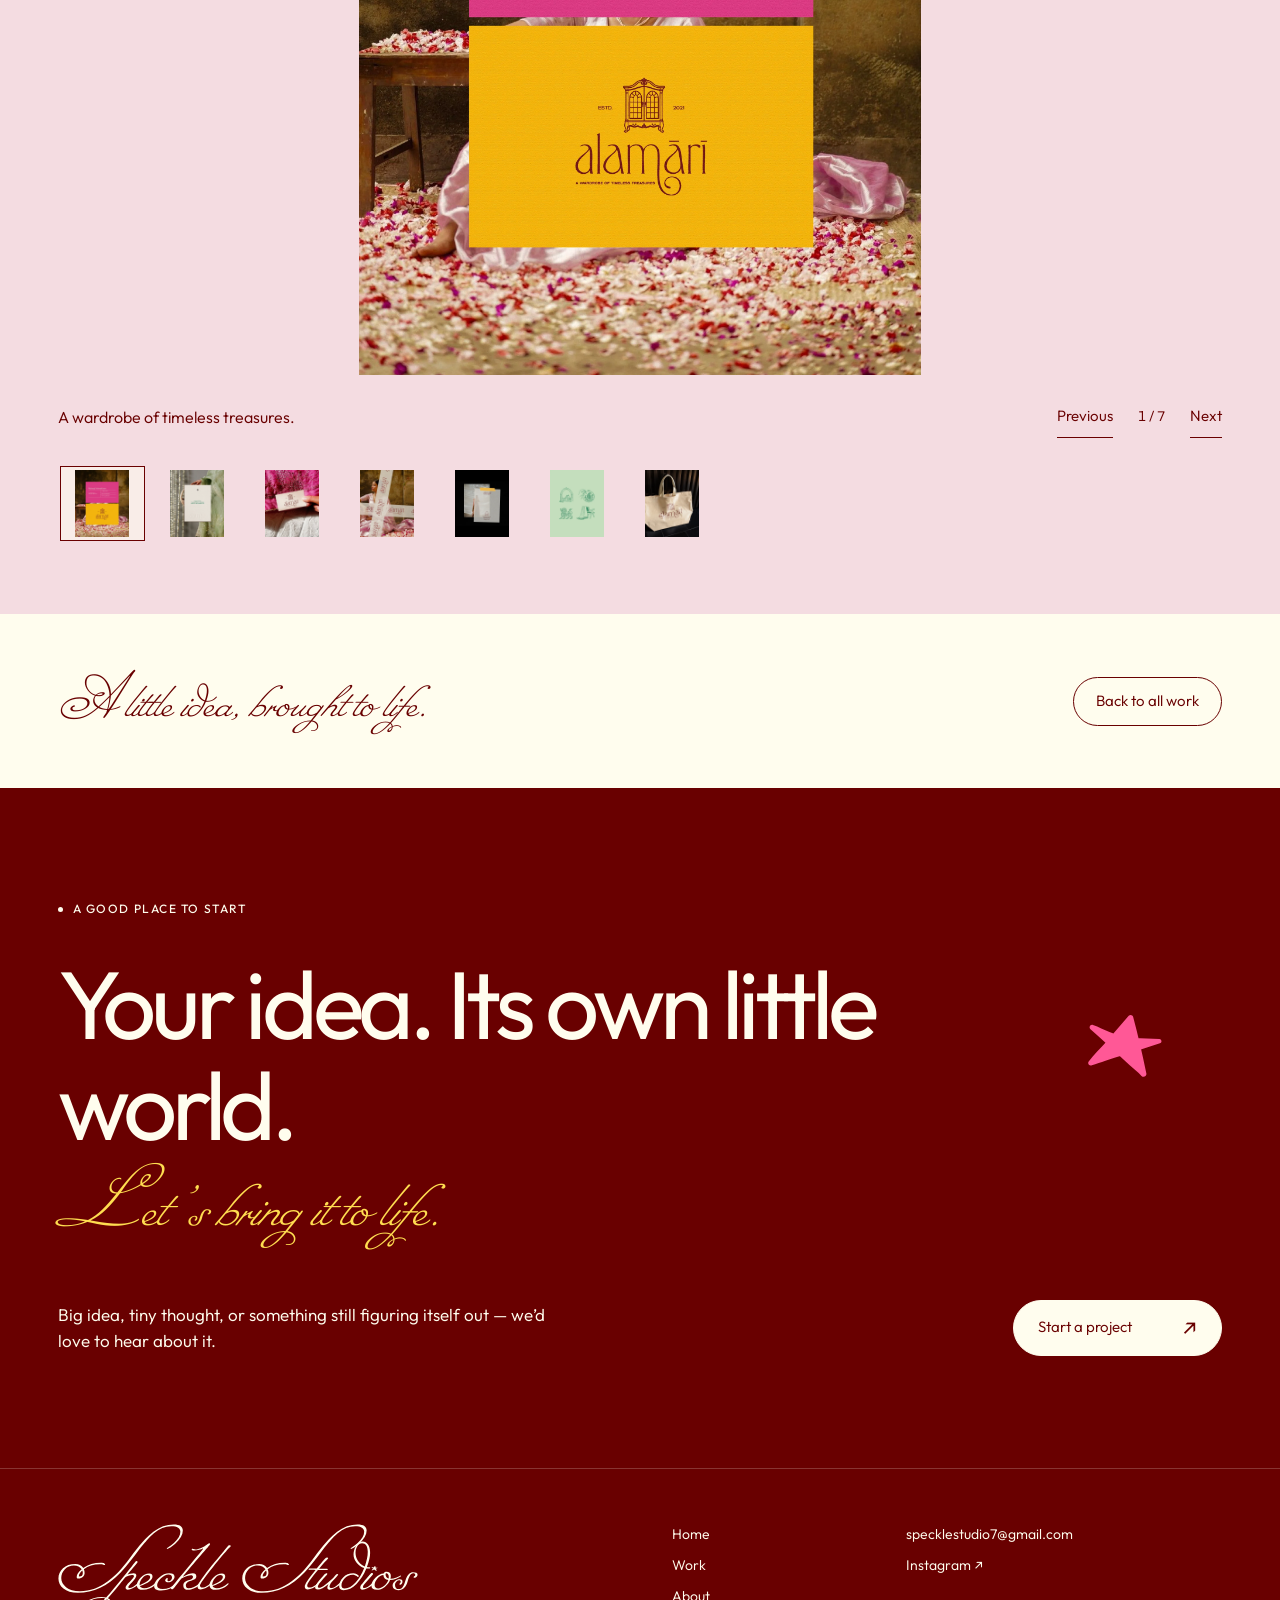
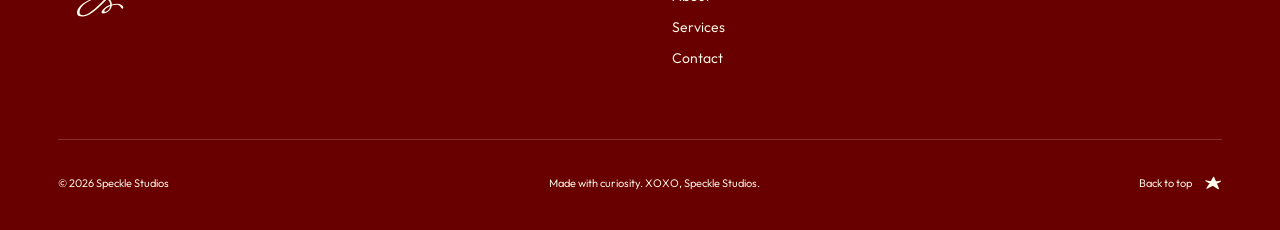
<file: work/alamari/index.html>
<!doctype html>
<html lang="en">
  <head>
    <meta charset="utf-8" />
    <meta name="viewport" content="width=device-width, initial-scale=1" />
    <link
      rel="preload"
      as="image"
      imagesrcset="../../projects/alamari/3-480.webp 480w, ../../projects/alamari/3-960.webp 960w, ../../projects/alamari/3-1920.webp 1920w"
      imagesizes="100vw"
      fetchpriority="high"
    />
    <link rel="preload" as="image" href="../../brand/logomark.svg" />
    <link
      rel="preload"
      as="image"
      imagesrcset="../../projects/alamari/1-480.webp 480w, ../../projects/alamari/1-960.webp 960w, ../../projects/alamari/1-1920.webp 1920w"
      imagesizes="90vw"
      fetchpriority="high"
    />
    <link rel="preload" as="image" href="../../brand/wordmark.svg" />
    <link rel="stylesheet" href="../../styles.css" data-precedence="next" />
    <title>Alamāri — Speckle Studios</title>
    <meta name="description" content="A wardrobe of timeless treasures." />
    <meta property="og:title" content="Speckle Studios" />
    <meta
      property="og:description"
      content="An independent multidisciplinary design studio with a soft spot for stories, typography, and the little details that make things feel like themselves."
    />
    <meta property="og:image" content="../../brand/og.png" />
    <meta property="og:image:width" content="1200" />
    <meta property="og:image:height" content="630" />
    <meta property="og:type" content="website" />
    <meta name="twitter:card" content="summary_large_image" />
    <meta name="twitter:title" content="Speckle Studios" />
    <meta
      name="twitter:description"
      content="An independent multidisciplinary design studio with a soft spot for stories, typography, and the little details that make things feel like themselves."
    />
    <meta name="twitter:image" content="../../brand/og.png" />
    <meta name="twitter:image:width" content="1200" />
    <meta name="twitter:image:height" content="630" />
    <link rel="icon" href="../../brand/favicon.svg" />
  </head>
  <body>
    <div hidden=""><!--$--><!--/$--></div>
    <a href="#main" class="skip-link">Skip to content</a>
    <header class="header">
      <a
        class="nav-brand"
        aria-label="Speckle Studios home"
        href="../../index.html"
        ><img
          src="../../brand/logomark.svg"
          width="66"
          height="40"
          alt=""
        /><span class="nav-studio-name">Speckle Studios</span></a
      >
      <nav aria-label="Main navigation" class="desktop-nav">
        <a class="" href="../../index.html">Home</a
        ><a aria-current="page" class="" href="../index.html">Work</a
        ><a class="" href="../../about/index.html">About</a
        ><a class="" href="../../services/index.html">Services</a
        ><a class="nav-contact" href="../../contact/index.html"
          >Contact<span aria-hidden="true">↗</span></a
        >
      </nav>
      <button
        class="menu-toggle"
        aria-expanded="false"
        aria-controls="mobile-navigation"
      >
        Menu +
      </button>
    </header>
    <main id="main" class="case-page">
      <section class="case-intro section">
        <a class="plain-link" href="../index.html">Back to all work</a>
        <div class="case-title-row">
          <div>
            <div class="eyebrow">
              <span class="tiny-speck"></span>Textiles &amp; lifestyle<!-- -->
              / A Speckle project
            </div>
            <h1>
              Alamāri<span class="case-title-star"
                ><svg class="star" viewBox="-12 -1 25 21" aria-hidden="true">
                  <path
                    d="M0 0C.327 .55 1.142 .51 1.41-.071 3.957-5.576 6.344-11.156 8.567-16.8 8.894-17.63 7.911-18.361 7.201-17.819 6.789-17.504 6.396-17.227 6.077-17.037-.094-13.365-4.862-9.893-11.032-6.221-11.791-5.769-11.367-4.597-10.497-4.749-8.667-5.067-6.855-5.585-5.042-6.002 .203-7.207 5.253-6.137 10.709-5.503 11.467-5.415 11.782-6.439 11.105-6.792 7.806-8.511 4.674-10.289 1.443-11.94-.697-13.033-2.502-13.77-4.92-15.176-5.818-15.699-7.478-16.442-8.651-17.26-9.32-17.727-10.192-16.999-9.831-16.268-8.539-13.648-6.556-11.044-5.117-8.62Z"
                    transform="scale(1 -1)"
                    fill="currentColor"
                  ></path></svg
              ></span>
            </h1>
          </div>
          <div>
            <p>A wardrobe of timeless treasures.</p>
            <span class="project-category"
              >Identity · Illustration · Print</span
            >
          </div>
        </div>
      </section>
      <div class="case-hero-art">
        <img
          src="../../projects/alamari/3-1920.webp"
          srcset="
            ../../projects/alamari/3-480.webp   480w,
            ../../projects/alamari/3-960.webp   960w,
            ../../projects/alamari/3-1920.webp 1920w
          "
          sizes="100vw"
          width="1920"
          height="2400"
          alt="Hand holding an Alamāri card against fuchsia mirror-work fabric"
          loading="eager"
          decoding="async"
          fetchpriority="high"
        />
      </div>
      <section class="case-overview section">
        <div>
          <div class="eyebrow">
            <span class="tiny-speck"></span>Behind the idea
          </div>
          <h2>A world of<br /><em class="script">its own.</em></h2>
        </div>
        <div>
          <p class="case-lead">
            An identity built around the wardrobe as a keeper of memories.
            Graceful lettering, illustrated craft details and rich textile
            colours create a world that feels intimate, considered and full of
            stories.
          </p>
          <p class="draft-copy-label">
            Story in progress — the following brief, challenge and approach are
            draft copy, awaiting the studio’s final project notes.
          </p>
        </div>
      </section>
      <section class="case-narrative section" aria-label="Project story">
        <article>
          <h3>The brief</h3>
          <p>
            Develop a visual world for a textile brand that celebrates the
            emotional connection between what we wear and what we keep.
          </p>
        </article>
        <article>
          <h3>The challenge</h3>
          <p>
            Express a sense of heritage with restraint, allowing the textures,
            colours and craft of the textiles to remain central.
          </p>
        </article>
        <article>
          <h3>The solution</h3>
          <p>
            A distinctive wordmark and wardrobe illustration anchor the
            identity. Botanical, animal and embroidery motifs extend it across
            cards, tags and a simple cloth tote.
          </p>
        </article>
      </section>
      <div class="case-image-pair">
        <figure>
          <img
            src="../../projects/alamari/2-1920.webp"
            srcset="
              ../../projects/alamari/2-480.webp   480w,
              ../../projects/alamari/2-960.webp   960w,
              ../../projects/alamari/2-1920.webp 1920w
            "
            sizes="(max-width:700px) 100vw, 50vw"
            width="1920"
            height="2400"
            alt="Cream embossed hangtag resting on green fabric and jasmine"
            loading="lazy"
            decoding="async"
            fetchpriority="auto"
          />
        </figure>
        <figure>
          <img
            src="../../projects/alamari/6-1920.webp"
            srcset="
              ../../projects/alamari/6-480.webp   480w,
              ../../projects/alamari/6-960.webp   960w,
              ../../projects/alamari/6-1920.webp 1920w
            "
            sizes="(max-width:700px) 100vw, 50vw"
            width="1920"
            height="2400"
            alt="Green illustrations of a tiger, embroidery hoop, ornamental creature and draped chair"
            loading="lazy"
            decoding="async"
            fetchpriority="auto"
          />
        </figure>
      </div>
      <section class="case-process section">
        <div>
          <div class="eyebrow">
            <span class="tiny-speck"></span>How the idea takes shape
          </div>
          <h2>From a spark<br />to a <em class="script">whole world.</em></h2>
        </div>
        <div class="process-steps">
          <article>
            <svg class="star" viewBox="-12 -1 25 21" aria-hidden="true">
              <path
                d="M0 0C.327 .55 1.142 .51 1.41-.071 3.957-5.576 6.344-11.156 8.567-16.8 8.894-17.63 7.911-18.361 7.201-17.819 6.789-17.504 6.396-17.227 6.077-17.037-.094-13.365-4.862-9.893-11.032-6.221-11.791-5.769-11.367-4.597-10.497-4.749-8.667-5.067-6.855-5.585-5.042-6.002 .203-7.207 5.253-6.137 10.709-5.503 11.467-5.415 11.782-6.439 11.105-6.792 7.806-8.511 4.674-10.289 1.443-11.94-.697-13.033-2.502-13.77-4.92-15.176-5.818-15.699-7.478-16.442-8.651-17.26-9.32-17.727-10.192-16.999-9.831-16.268-8.539-13.648-6.556-11.044-5.117-8.62Z"
                transform="scale(1 -1)"
                fill="currentColor"
              ></path>
            </svg>
            <div>
              <h3>Begin with a memory</h3>
              <p>
                The wardrobe becomes the central metaphor: a place for favourite
                pieces, familiar textures and stories carried forward.
              </p>
            </div>
          </article>
          <article>
            <svg class="star" viewBox="-12 -1 25 21" aria-hidden="true">
              <path
                d="M0 0C.327 .55 1.142 .51 1.41-.071 3.957-5.576 6.344-11.156 8.567-16.8 8.894-17.63 7.911-18.361 7.201-17.819 6.789-17.504 6.396-17.227 6.077-17.037-.094-13.365-4.862-9.893-11.032-6.221-11.791-5.769-11.367-4.597-10.497-4.749-8.667-5.067-6.855-5.585-5.042-6.002 .203-7.207 5.253-6.137 10.709-5.503 11.467-5.415 11.782-6.439 11.105-6.792 7.806-8.511 4.674-10.289 1.443-11.94-.697-13.033-2.502-13.77-4.92-15.176-5.818-15.699-7.478-16.442-8.651-17.26-9.32-17.727-10.192-16.999-9.831-16.268-8.539-13.648-6.556-11.044-5.117-8.62Z"
                transform="scale(1 -1)"
                fill="currentColor"
              ></path>
            </svg>
            <div>
              <h3>Draw the details</h3>
              <p>
                A thread-holding tiger, embroidery hoop and draped chair add
                character to a flexible illustration family.
              </p>
            </div>
          </article>
          <article>
            <svg class="star" viewBox="-12 -1 25 21" aria-hidden="true">
              <path
                d="M0 0C.327 .55 1.142 .51 1.41-.071 3.957-5.576 6.344-11.156 8.567-16.8 8.894-17.63 7.911-18.361 7.201-17.819 6.789-17.504 6.396-17.227 6.077-17.037-.094-13.365-4.862-9.893-11.032-6.221-11.791-5.769-11.367-4.597-10.497-4.749-8.667-5.067-6.855-5.585-5.042-6.002 .203-7.207 5.253-6.137 10.709-5.503 11.467-5.415 11.782-6.439 11.105-6.792 7.806-8.511 4.674-10.289 1.443-11.94-.697-13.033-2.502-13.77-4.92-15.176-5.818-15.699-7.478-16.442-8.651-17.26-9.32-17.727-10.192-16.999-9.831-16.268-8.539-13.648-6.556-11.044-5.117-8.62Z"
                transform="scale(1 -1)"
                fill="currentColor"
              ></path>
            </svg>
            <div>
              <h3>Let the material lead</h3>
              <p>
                Restrained layouts on cream paper and cloth make room for colour
                and textile texture to tell the story.
              </p>
            </div>
          </article>
        </div>
      </section>
      <div class="case-gallery-wrap section">
        <section
          class="project-gallery"
          aria-label="Alamāri image and video gallery"
        >
          <div class="gallery-top">
            <h2>A closer look.</h2>
            <span
              >7<!-- -->
              images</span
            >
          </div>
          <div class="gallery-stage" style="--image-ratio: 0.8">
            <img
              src="../../projects/alamari/1-1920.webp"
              srcset="
                ../../projects/alamari/1-480.webp   480w,
                ../../projects/alamari/1-960.webp   960w,
                ../../projects/alamari/1-1920.webp 1920w
              "
              sizes="90vw"
              width="1920"
              height="2400"
              alt="Magenta and marigold Alamāri brand cards over sari fabric and flower petals"
              loading="eager"
              decoding="async"
              fetchpriority="high"
            /><button class="gallery-expand">View full size</button>
          </div>
          <div class="gallery-bottom">
            <p>A wardrobe of timeless treasures.</p>
            <div class="gallery-controls">
              <button aria-label="Previous slide">Previous</button
              ><span aria-live="polite" aria-atomic="true"
                >1<!-- -->
                /
                <!-- -->7<span class="sr-only">
                  —
                  <!-- -->A wardrobe of timeless treasures.</span
                ></span
              ><button aria-label="Next slide">Next</button>
            </div>
          </div>
          <div class="gallery-thumbnails" aria-label="Choose a slide">
            <button
              class="active"
              aria-label="Show image 1: A wardrobe of timeless treasures."
              aria-pressed="true"
            >
              <img
                src="../../projects/alamari/1-480.webp"
                alt=""
                loading="lazy"
              /></button
            ><button
              class=""
              aria-label="Show image 2: A considered finishing touch."
              aria-pressed="false"
            >
              <img
                src="../../projects/alamari/2-480.webp"
                alt=""
                loading="lazy"
              /></button
            ><button
              class=""
              aria-label="Show image 3: A name held close."
              aria-pressed="false"
            >
              <img
                src="../../projects/alamari/3-480.webp"
                alt=""
                loading="lazy"
              /></button
            ><button
              class=""
              aria-label="Show image 4: Colour with a story to tell."
              aria-pressed="false"
            >
              <img
                src="../../projects/alamari/4-480.webp"
                alt=""
                loading="lazy"
              /></button
            ><button
              class=""
              aria-label="Show image 5: Little pieces of memory."
              aria-pressed="false"
            >
              <img
                src="../../projects/alamari/5-480.webp"
                alt=""
                loading="lazy"
              /></button
            ><button
              class=""
              aria-label="Show image 6: A vocabulary of craft and everyday beauty."
              aria-pressed="false"
            >
              <img
                src="../../projects/alamari/6-480.webp"
                alt=""
                loading="lazy"
              /></button
            ><button
              class=""
              aria-label="Show image 7: Something to carry forward."
              aria-pressed="false"
            >
              <img
                src="../../projects/alamari/7-480.webp"
                alt=""
                loading="lazy"
              />
            </button>
          </div>
          <dialog class="gallery-dialog">
            <div class="gallery-modal-top">
              <span
                >Alamāri<!-- -->
                /
                <!-- -->A wardrobe of timeless treasures.</span
              ><button autofocus="">Close ×</button>
            </div>
            <div class="gallery-modal-media"></div>
            <div class="gallery-controls">
              <button aria-label="Previous slide">Previous</button
              ><span aria-live="polite" aria-atomic="true"
                >1<!-- -->
                /
                <!-- -->7<span class="sr-only">
                  —
                  <!-- -->A wardrobe of timeless treasures.</span
                ></span
              ><button aria-label="Next slide">Next</button>
            </div>
          </dialog>
        </section>
      </div>
      <section class="case-end section">
        <span class="script">A little idea, brought to life.</span
        ><a class="studio-reset" href="../index.html">Back to all work</a>
      </section>
      <section class="closing section">
        <div class="eyebrow">
          <span class="tiny-speck"></span>A good place to start
        </div>
        <h2 data-reveal="true">Your idea. Its own little world.</h2>
        <p class="script">Let’s bring it to life.</p>
        <div class="closing-bottom">
          <p>
            Big idea, tiny thought, or something still figuring itself out —
            we’d love to hear about it.
          </p>
          <a class="button magnetic light" href="../../contact/index.html"
            >Start a project<span aria-hidden="true">↗</span></a
          >
        </div>
        <svg
          class="star closing-star"
          viewBox="-12 -1 25 21"
          aria-hidden="true"
        >
          <path
            d="M0 0C.327 .55 1.142 .51 1.41-.071 3.957-5.576 6.344-11.156 8.567-16.8 8.894-17.63 7.911-18.361 7.201-17.819 6.789-17.504 6.396-17.227 6.077-17.037-.094-13.365-4.862-9.893-11.032-6.221-11.791-5.769-11.367-4.597-10.497-4.749-8.667-5.067-6.855-5.585-5.042-6.002 .203-7.207 5.253-6.137 10.709-5.503 11.467-5.415 11.782-6.439 11.105-6.792 7.806-8.511 4.674-10.289 1.443-11.94-.697-13.033-2.502-13.77-4.92-15.176-5.818-15.699-7.478-16.442-8.651-17.26-9.32-17.727-10.192-16.999-9.831-16.268-8.539-13.648-6.556-11.044-5.117-8.62Z"
            transform="scale(1 -1)"
            fill="currentColor"
          ></path>
        </svg>
      </section>
    </main>
    <!--$--><!--/$-->
    <footer class="footer">
      <div class="footer-top">
        <a aria-label="Speckle Studios home" href="../../index.html"
          ><img
            class="footer-logo"
            src="../../brand/wordmark.svg"
            width="430"
            height="112"
            alt="Speckle Studios"
        /></a>
        <nav aria-label="Footer navigation">
          <a href="../../index.html">Home</a><a href="../index.html">Work</a
          ><a href="../../about/index.html">About</a
          ><a href="../../services/index.html">Services</a
          ><a href="../../contact/index.html">Contact</a>
        </nav>
        <div class="footer-socials">
          <a href="mailto:specklestudio7@gmail.com">specklestudio7@gmail.com</a
          ><a href="https://www.instagram.com/speckle.studios/">Instagram ↗</a
          ><span class="small"></span>
        </div>
      </div>
      <div class="footer-bottom">
        <span
          >©
          <!-- -->2026<!-- -->
          Speckle Studios</span
        ><span>Made with curiosity. XOXO, Speckle Studios.</span
        ><button>
          Back to top
          <svg class="star" viewBox="-12 -1 25 21" aria-hidden="true">
            <path
              d="M0 0C.327 .55 1.142 .51 1.41-.071 3.957-5.576 6.344-11.156 8.567-16.8 8.894-17.63 7.911-18.361 7.201-17.819 6.789-17.504 6.396-17.227 6.077-17.037-.094-13.365-4.862-9.893-11.032-6.221-11.791-5.769-11.367-4.597-10.497-4.749-8.667-5.067-6.855-5.585-5.042-6.002 .203-7.207 5.253-6.137 10.709-5.503 11.467-5.415 11.782-6.439 11.105-6.792 7.806-8.511 4.674-10.289 1.443-11.94-.697-13.033-2.502-13.77-4.92-15.176-5.818-15.699-7.478-16.442-8.651-17.26-9.32-17.727-10.192-16.999-9.831-16.268-8.539-13.648-6.556-11.044-5.117-8.62Z"
              transform="scale(1 -1)"
              fill="currentColor"
            ></path>
          </svg>
        </button>
      </div>
    </footer>
    <script type="application/json" id="gallery-data">
      [
        {
          "id": 1,
          "type": "image",
          "alt": "Magenta and marigold Alamāri brand cards over sari fabric and flower petals",
          "caption": "A wardrobe of timeless treasures."
        },
        {
          "id": 2,
          "type": "image",
          "alt": "Cream embossed hangtag resting on green fabric and jasmine",
          "caption": "A considered finishing touch."
        },
        {
          "id": 3,
          "type": "image",
          "alt": "Hand holding an Alamāri card against fuchsia mirror-work fabric",
          "caption": "A name held close."
        },
        {
          "id": 4,
          "type": "image",
          "alt": "Alamāri wordmark bands over a woman wearing a pink sari",
          "caption": "Colour with a story to tell."
        },
        {
          "id": 5,
          "type": "image",
          "alt": "Layered translucent editorial cards with illustrations and photography",
          "caption": "Little pieces of memory."
        },
        {
          "id": 6,
          "type": "image",
          "alt": "Green illustrations of a tiger, embroidery hoop, ornamental creature and draped chair",
          "caption": "A vocabulary of craft and everyday beauty."
        },
        {
          "id": 7,
          "type": "image",
          "alt": "Cream tote with maroon wardrobe illustration and Alamāri wordmark",
          "caption": "Something to carry forward."
        }
      ]
    </script>
    <script defer src="../../vendor/preact.js"></script>
    <script defer src="../../vendor/hooks.js"></script>
    <script defer src="../../components.js"></script>
    <script defer src="../../script.js"></script>
  </body>
</html>
</file>
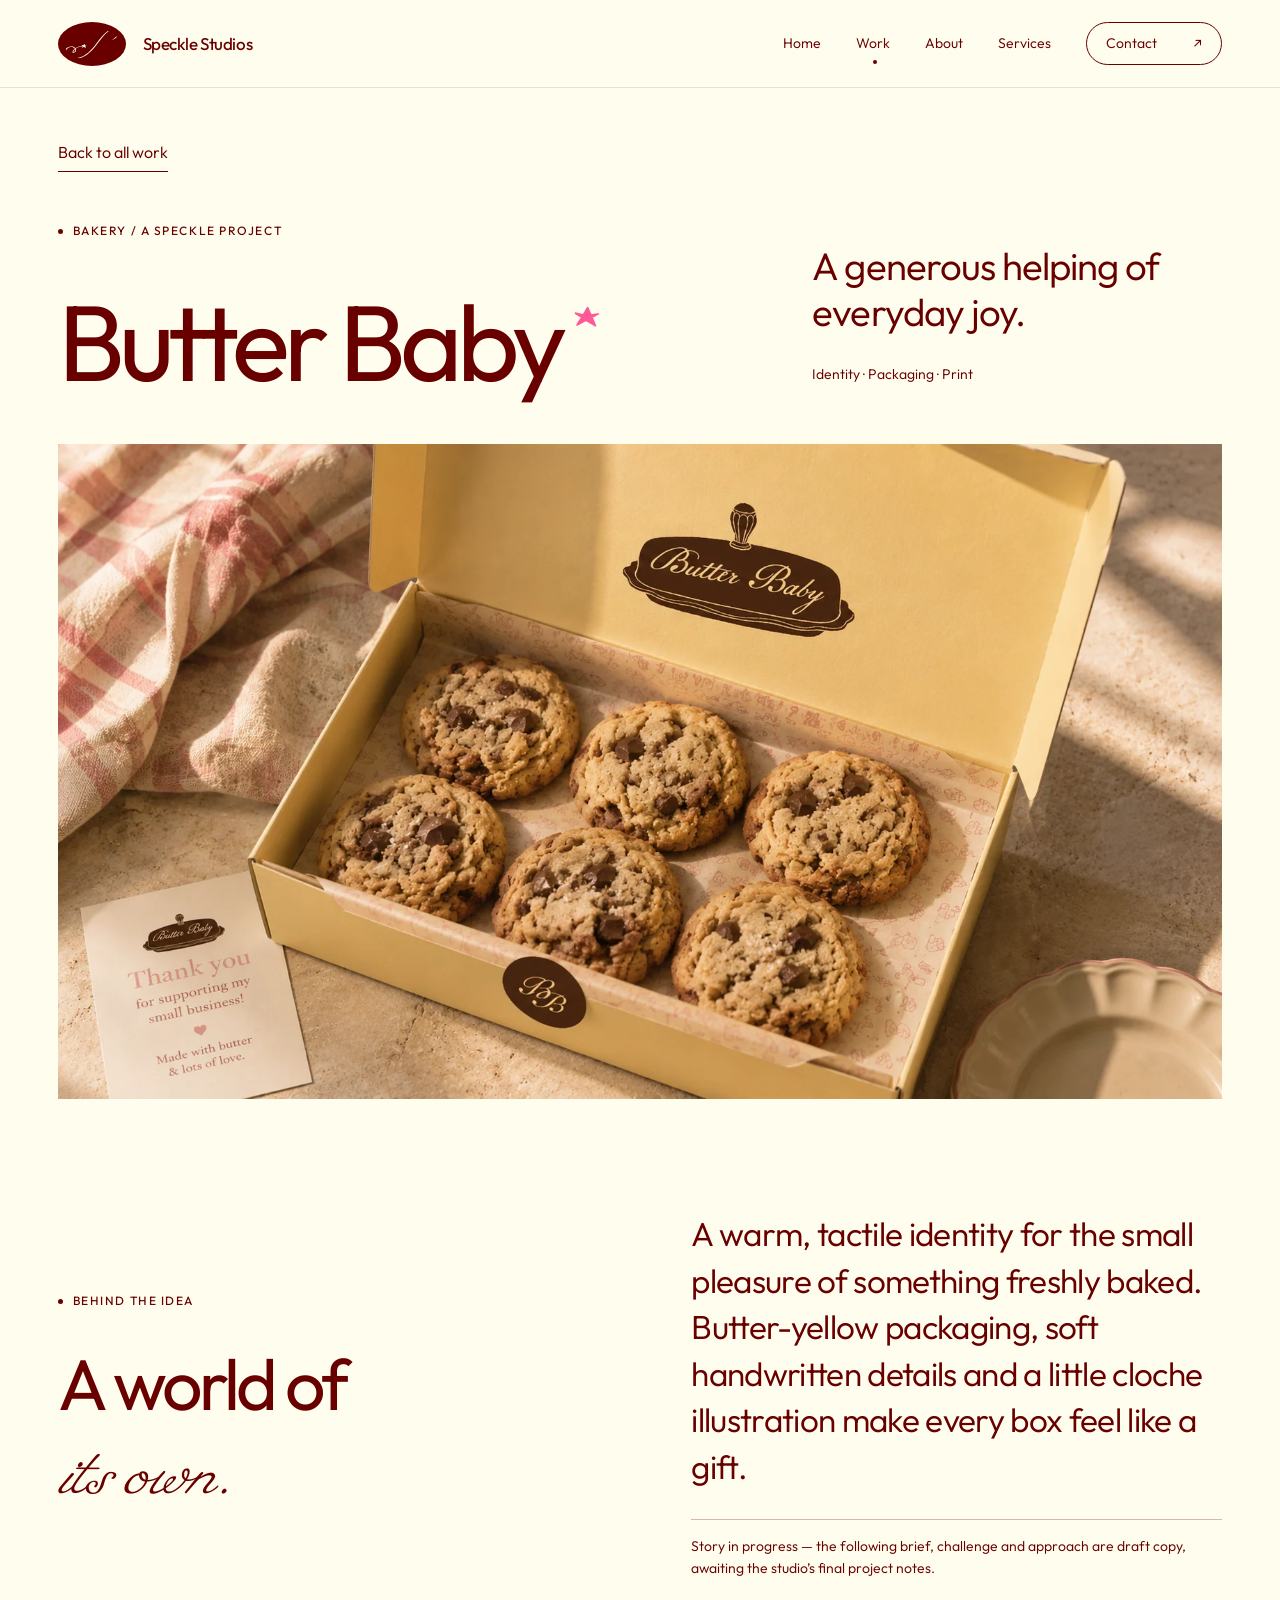
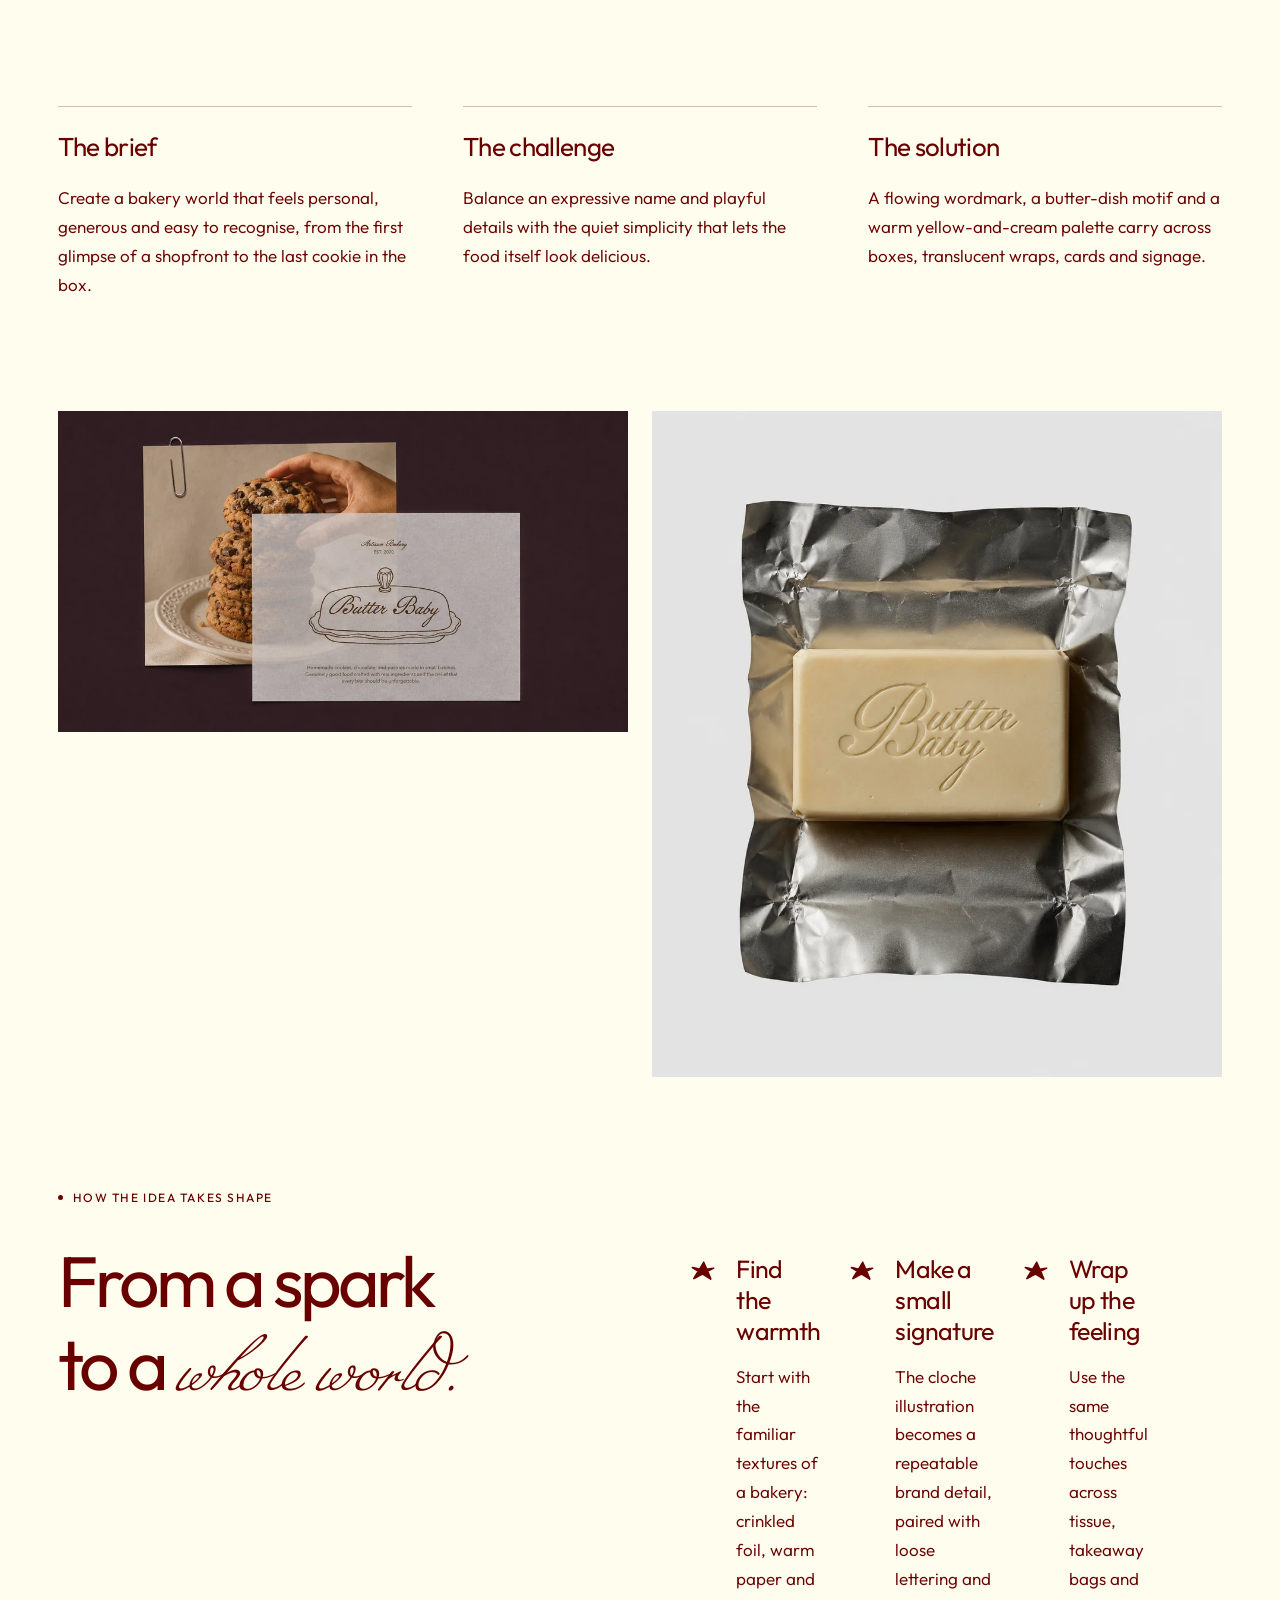
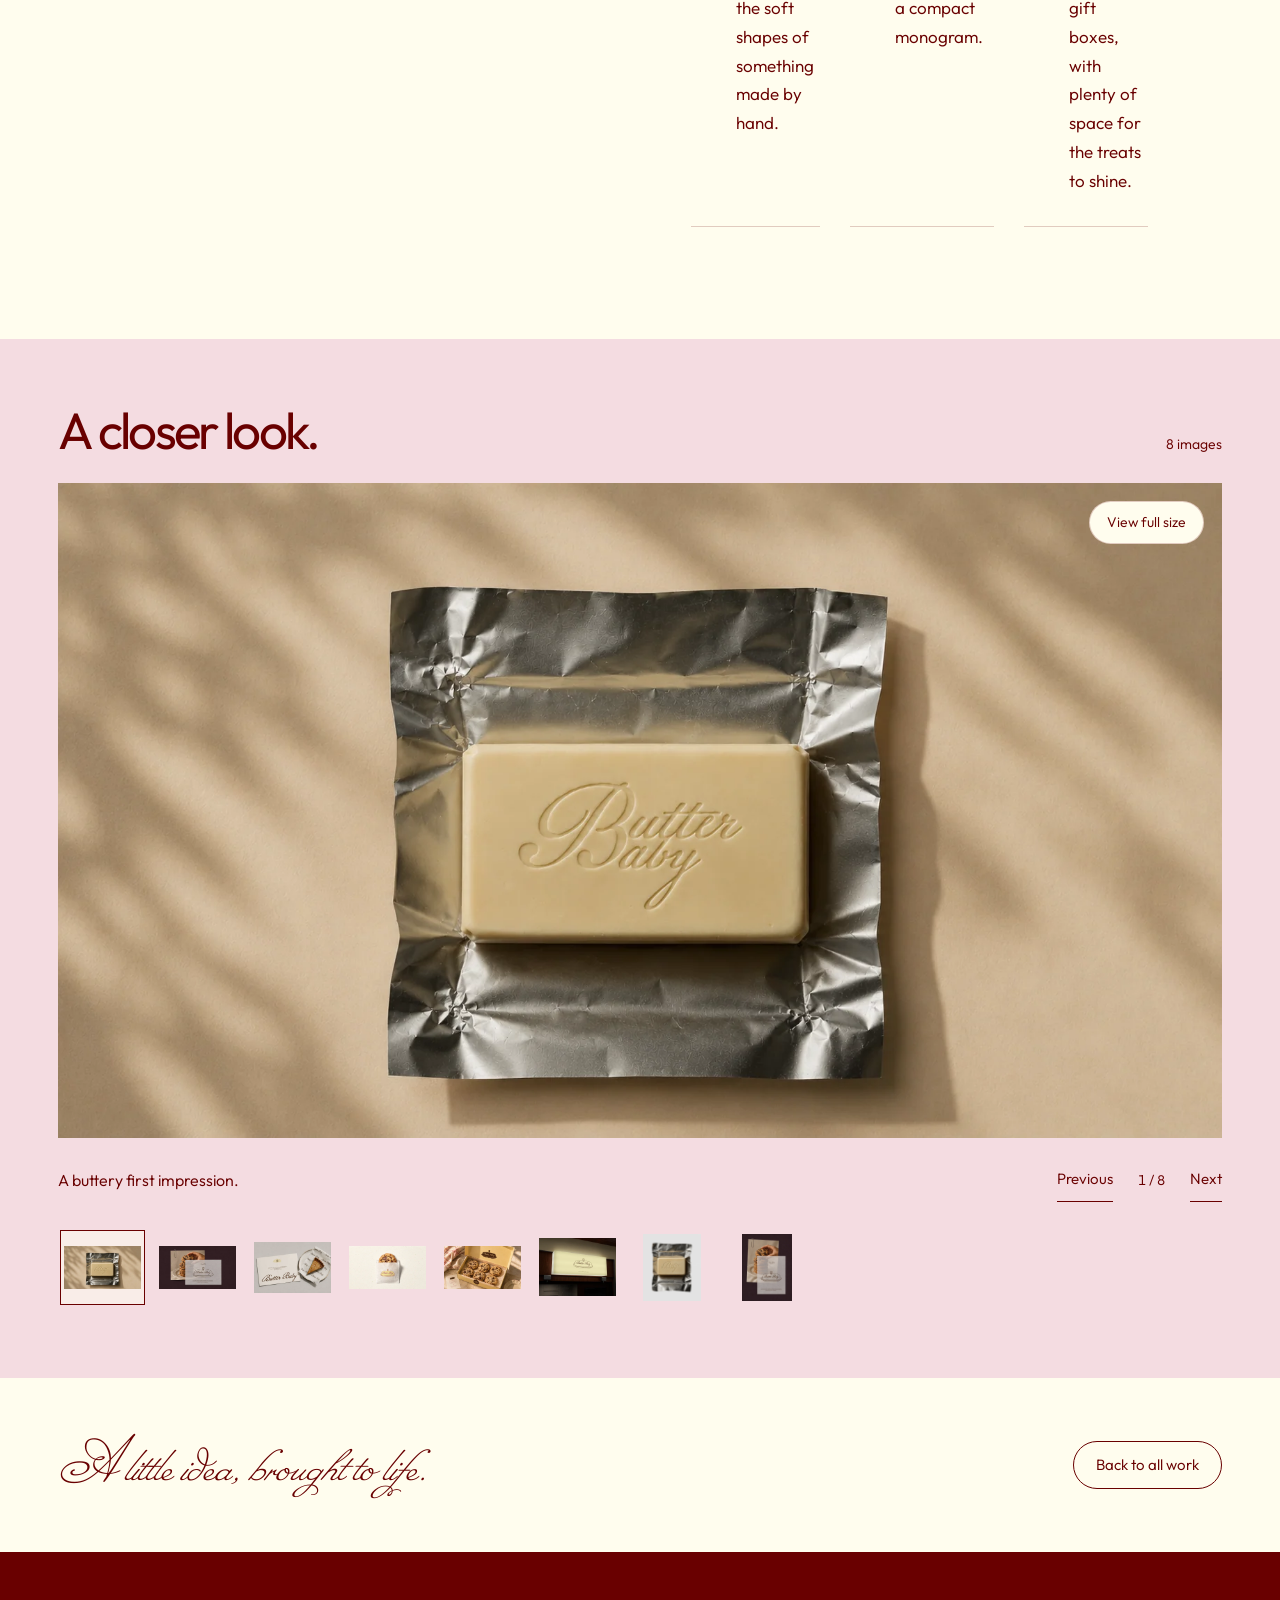
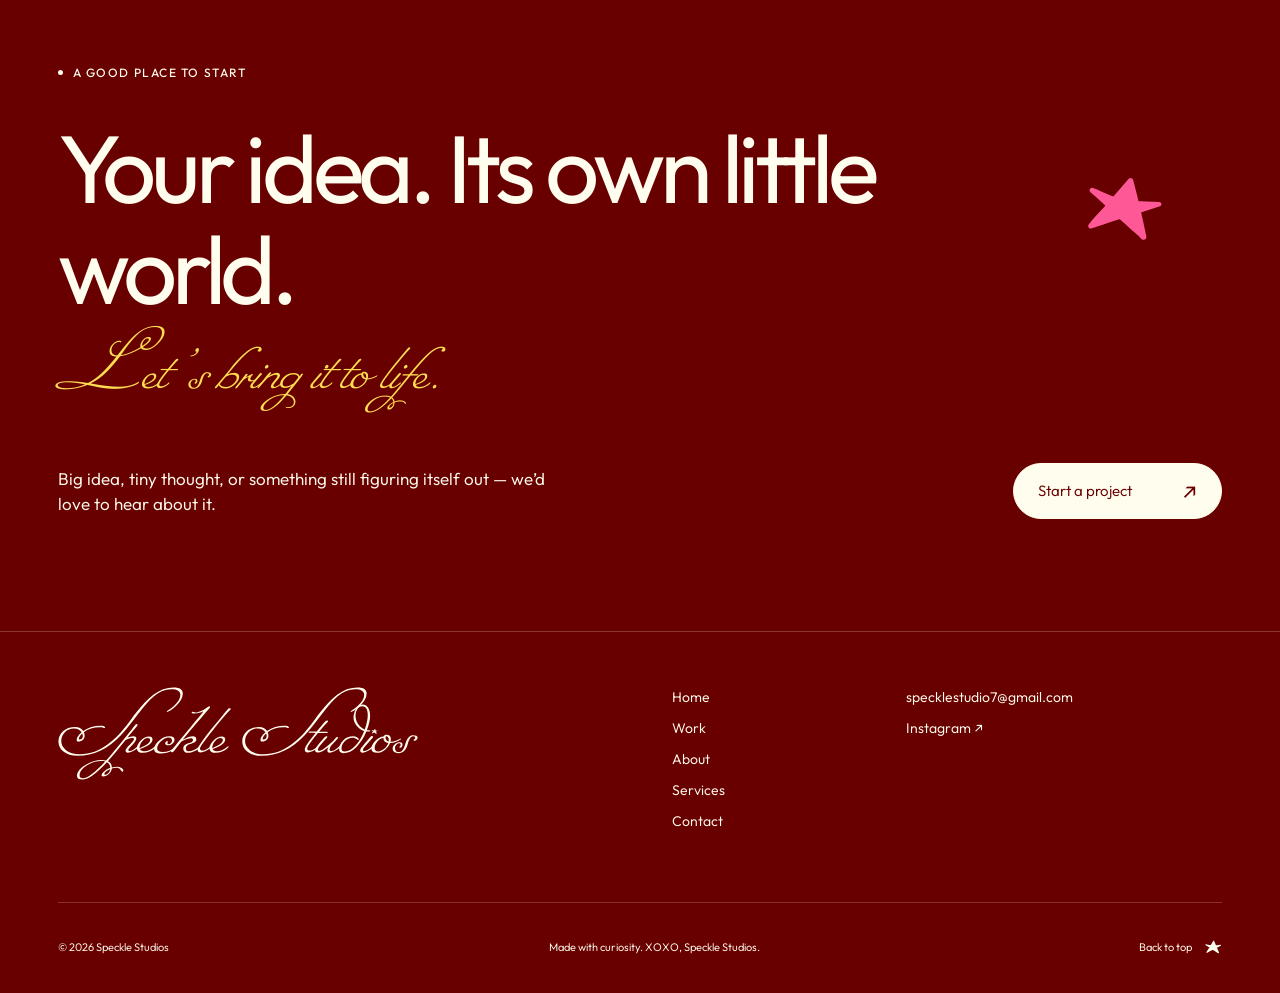
<file: work/butter-baby/index.html>
<!doctype html>
<html lang="en">
  <head>
    <meta charset="utf-8" />
    <meta name="viewport" content="width=device-width, initial-scale=1" />
    <link
      rel="preload"
      as="image"
      imagesrcset="../../projects/butter-baby/5-480.webp 480w, ../../projects/butter-baby/5-960.webp 960w, ../../projects/butter-baby/5-1920.webp 1672w"
      imagesizes="100vw"
      fetchpriority="high"
    />
    <link rel="preload" as="image" href="../../brand/logomark.svg" />
    <link
      rel="preload"
      as="image"
      imagesrcset="../../projects/butter-baby/1-480.webp 480w, ../../projects/butter-baby/1-960.webp 960w, ../../projects/butter-baby/1-1920.webp 1672w"
      imagesizes="90vw"
      fetchpriority="high"
    />
    <link rel="preload" as="image" href="../../brand/wordmark.svg" />
    <link rel="stylesheet" href="../../styles.css" data-precedence="next" />
    <title>Butter Baby — Speckle Studios</title>
    <meta name="description" content="A generous helping of everyday joy." />
    <meta property="og:title" content="Speckle Studios" />
    <meta
      property="og:description"
      content="An independent multidisciplinary design studio with a soft spot for stories, typography, and the little details that make things feel like themselves."
    />
    <meta property="og:image" content="../../brand/og.png" />
    <meta property="og:image:width" content="1200" />
    <meta property="og:image:height" content="630" />
    <meta property="og:type" content="website" />
    <meta name="twitter:card" content="summary_large_image" />
    <meta name="twitter:title" content="Speckle Studios" />
    <meta
      name="twitter:description"
      content="An independent multidisciplinary design studio with a soft spot for stories, typography, and the little details that make things feel like themselves."
    />
    <meta name="twitter:image" content="../../brand/og.png" />
    <meta name="twitter:image:width" content="1200" />
    <meta name="twitter:image:height" content="630" />
    <link rel="icon" href="../../brand/favicon.svg" />
  </head>
  <body>
    <div hidden=""><!--$--><!--/$--></div>
    <a href="#main" class="skip-link">Skip to content</a>
    <header class="header">
      <a
        class="nav-brand"
        aria-label="Speckle Studios home"
        href="../../index.html"
        ><img
          src="../../brand/logomark.svg"
          width="66"
          height="40"
          alt=""
        /><span class="nav-studio-name">Speckle Studios</span></a
      >
      <nav aria-label="Main navigation" class="desktop-nav">
        <a class="" href="../../index.html">Home</a
        ><a aria-current="page" class="" href="../index.html">Work</a
        ><a class="" href="../../about/index.html">About</a
        ><a class="" href="../../services/index.html">Services</a
        ><a class="nav-contact" href="../../contact/index.html"
          >Contact<span aria-hidden="true">↗</span></a
        >
      </nav>
      <button
        class="menu-toggle"
        aria-expanded="false"
        aria-controls="mobile-navigation"
      >
        Menu +
      </button>
    </header>
    <main id="main" class="case-page">
      <section class="case-intro section">
        <a class="plain-link" href="../index.html">Back to all work</a>
        <div class="case-title-row">
          <div>
            <div class="eyebrow">
              <span class="tiny-speck"></span>Bakery<!-- -->
              / A Speckle project
            </div>
            <h1>
              Butter Baby<span class="case-title-star"
                ><svg class="star" viewBox="-12 -1 25 21" aria-hidden="true">
                  <path
                    d="M0 0C.327 .55 1.142 .51 1.41-.071 3.957-5.576 6.344-11.156 8.567-16.8 8.894-17.63 7.911-18.361 7.201-17.819 6.789-17.504 6.396-17.227 6.077-17.037-.094-13.365-4.862-9.893-11.032-6.221-11.791-5.769-11.367-4.597-10.497-4.749-8.667-5.067-6.855-5.585-5.042-6.002 .203-7.207 5.253-6.137 10.709-5.503 11.467-5.415 11.782-6.439 11.105-6.792 7.806-8.511 4.674-10.289 1.443-11.94-.697-13.033-2.502-13.77-4.92-15.176-5.818-15.699-7.478-16.442-8.651-17.26-9.32-17.727-10.192-16.999-9.831-16.268-8.539-13.648-6.556-11.044-5.117-8.62Z"
                    transform="scale(1 -1)"
                    fill="currentColor"
                  ></path></svg
              ></span>
            </h1>
          </div>
          <div>
            <p>A generous helping of everyday joy.</p>
            <span class="project-category">Identity · Packaging · Print</span>
          </div>
        </div>
      </section>
      <div class="case-hero-art">
        <img
          src="../../projects/butter-baby/5-1920.webp"
          srcset="
            ../../projects/butter-baby/5-480.webp   480w,
            ../../projects/butter-baby/5-960.webp   960w,
            ../../projects/butter-baby/5-1920.webp 1672w
          "
          sizes="100vw"
          width="1672"
          height="941"
          alt="Open yellow Butter Baby box filled with cookies and printed tissue"
          loading="eager"
          decoding="async"
          fetchpriority="high"
        />
      </div>
      <section class="case-overview section">
        <div>
          <div class="eyebrow">
            <span class="tiny-speck"></span>Behind the idea
          </div>
          <h2>A world of<br /><em class="script">its own.</em></h2>
        </div>
        <div>
          <p class="case-lead">
            A warm, tactile identity for the small pleasure of something freshly
            baked. Butter-yellow packaging, soft handwritten details and a
            little cloche illustration make every box feel like a gift.
          </p>
          <p class="draft-copy-label">
            Story in progress — the following brief, challenge and approach are
            draft copy, awaiting the studio’s final project notes.
          </p>
        </div>
      </section>
      <section class="case-narrative section" aria-label="Project story">
        <article>
          <h3>The brief</h3>
          <p>
            Create a bakery world that feels personal, generous and easy to
            recognise, from the first glimpse of a shopfront to the last cookie
            in the box.
          </p>
        </article>
        <article>
          <h3>The challenge</h3>
          <p>
            Balance an expressive name and playful details with the quiet
            simplicity that lets the food itself look delicious.
          </p>
        </article>
        <article>
          <h3>The solution</h3>
          <p>
            A flowing wordmark, a butter-dish motif and a warm yellow-and-cream
            palette carry across boxes, translucent wraps, cards and signage.
          </p>
        </article>
      </section>
      <div class="case-image-pair">
        <figure>
          <img
            src="../../projects/butter-baby/2-1920.webp"
            srcset="
              ../../projects/butter-baby/2-480.webp   480w,
              ../../projects/butter-baby/2-960.webp   960w,
              ../../projects/butter-baby/2-1920.webp 1672w
            "
            sizes="(max-width:700px) 100vw, 50vw"
            width="1672"
            height="941"
            alt="Cookies with a translucent Butter Baby card on a plum background"
            loading="lazy"
            decoding="async"
            fetchpriority="auto"
          />
        </figure>
        <figure>
          <img
            src="../../projects/butter-baby/7-1920.webp"
            srcset="
              ../../projects/butter-baby/7-480.webp   480w,
              ../../projects/butter-baby/7-960.webp   960w,
              ../../projects/butter-baby/7-1920.webp 1161w
            "
            sizes="(max-width:700px) 100vw, 50vw"
            width="1161"
            height="1354"
            alt="Portrait composition of branded butter in foil"
            loading="lazy"
            decoding="async"
            fetchpriority="auto"
          />
        </figure>
      </div>
      <section class="case-process section">
        <div>
          <div class="eyebrow">
            <span class="tiny-speck"></span>How the idea takes shape
          </div>
          <h2>From a spark<br />to a <em class="script">whole world.</em></h2>
        </div>
        <div class="process-steps">
          <article>
            <svg class="star" viewBox="-12 -1 25 21" aria-hidden="true">
              <path
                d="M0 0C.327 .55 1.142 .51 1.41-.071 3.957-5.576 6.344-11.156 8.567-16.8 8.894-17.63 7.911-18.361 7.201-17.819 6.789-17.504 6.396-17.227 6.077-17.037-.094-13.365-4.862-9.893-11.032-6.221-11.791-5.769-11.367-4.597-10.497-4.749-8.667-5.067-6.855-5.585-5.042-6.002 .203-7.207 5.253-6.137 10.709-5.503 11.467-5.415 11.782-6.439 11.105-6.792 7.806-8.511 4.674-10.289 1.443-11.94-.697-13.033-2.502-13.77-4.92-15.176-5.818-15.699-7.478-16.442-8.651-17.26-9.32-17.727-10.192-16.999-9.831-16.268-8.539-13.648-6.556-11.044-5.117-8.62Z"
                transform="scale(1 -1)"
                fill="currentColor"
              ></path>
            </svg>
            <div>
              <h3>Find the warmth</h3>
              <p>
                Start with the familiar textures of a bakery: crinkled foil,
                warm paper and the soft shapes of something made by hand.
              </p>
            </div>
          </article>
          <article>
            <svg class="star" viewBox="-12 -1 25 21" aria-hidden="true">
              <path
                d="M0 0C.327 .55 1.142 .51 1.41-.071 3.957-5.576 6.344-11.156 8.567-16.8 8.894-17.63 7.911-18.361 7.201-17.819 6.789-17.504 6.396-17.227 6.077-17.037-.094-13.365-4.862-9.893-11.032-6.221-11.791-5.769-11.367-4.597-10.497-4.749-8.667-5.067-6.855-5.585-5.042-6.002 .203-7.207 5.253-6.137 10.709-5.503 11.467-5.415 11.782-6.439 11.105-6.792 7.806-8.511 4.674-10.289 1.443-11.94-.697-13.033-2.502-13.77-4.92-15.176-5.818-15.699-7.478-16.442-8.651-17.26-9.32-17.727-10.192-16.999-9.831-16.268-8.539-13.648-6.556-11.044-5.117-8.62Z"
                transform="scale(1 -1)"
                fill="currentColor"
              ></path>
            </svg>
            <div>
              <h3>Make a small signature</h3>
              <p>
                The cloche illustration becomes a repeatable brand detail,
                paired with loose lettering and a compact monogram.
              </p>
            </div>
          </article>
          <article>
            <svg class="star" viewBox="-12 -1 25 21" aria-hidden="true">
              <path
                d="M0 0C.327 .55 1.142 .51 1.41-.071 3.957-5.576 6.344-11.156 8.567-16.8 8.894-17.63 7.911-18.361 7.201-17.819 6.789-17.504 6.396-17.227 6.077-17.037-.094-13.365-4.862-9.893-11.032-6.221-11.791-5.769-11.367-4.597-10.497-4.749-8.667-5.067-6.855-5.585-5.042-6.002 .203-7.207 5.253-6.137 10.709-5.503 11.467-5.415 11.782-6.439 11.105-6.792 7.806-8.511 4.674-10.289 1.443-11.94-.697-13.033-2.502-13.77-4.92-15.176-5.818-15.699-7.478-16.442-8.651-17.26-9.32-17.727-10.192-16.999-9.831-16.268-8.539-13.648-6.556-11.044-5.117-8.62Z"
                transform="scale(1 -1)"
                fill="currentColor"
              ></path>
            </svg>
            <div>
              <h3>Wrap up the feeling</h3>
              <p>
                Use the same thoughtful touches across tissue, takeaway bags and
                gift boxes, with plenty of space for the treats to shine.
              </p>
            </div>
          </article>
        </div>
      </section>
      <div class="case-gallery-wrap section">
        <section
          class="project-gallery"
          aria-label="Butter Baby image and video gallery"
        >
          <div class="gallery-top">
            <h2>A closer look.</h2>
            <span
              >8<!-- -->
              images</span
            >
          </div>
          <div class="gallery-stage" style="--image-ratio: 1.7768331562167907">
            <img
              src="../../projects/butter-baby/1-1920.webp"
              srcset="
                ../../projects/butter-baby/1-480.webp   480w,
                ../../projects/butter-baby/1-960.webp   960w,
                ../../projects/butter-baby/1-1920.webp 1672w
              "
              sizes="90vw"
              width="1672"
              height="941"
              alt="Embossed Butter Baby wordmark on butter wrapped in foil"
              loading="eager"
              decoding="async"
              fetchpriority="high"
            /><button class="gallery-expand">View full size</button>
          </div>
          <div class="gallery-bottom">
            <p>A buttery first impression.</p>
            <div class="gallery-controls">
              <button aria-label="Previous slide">Previous</button
              ><span aria-live="polite" aria-atomic="true"
                >1<!-- -->
                /
                <!-- -->8<span class="sr-only">
                  —
                  <!-- -->A buttery first impression.</span
                ></span
              ><button aria-label="Next slide">Next</button>
            </div>
          </div>
          <div class="gallery-thumbnails" aria-label="Choose a slide">
            <button
              class="active"
              aria-label="Show image 1: A buttery first impression."
              aria-pressed="true"
            >
              <img
                src="../../projects/butter-baby/1-480.webp"
                alt=""
                loading="lazy"
              /></button
            ><button
              class=""
              aria-label="Show image 2: A little transparency. A lot of personality."
              aria-pressed="false"
            >
              <img
                src="../../projects/butter-baby/2-480.webp"
                alt=""
                loading="lazy"
              /></button
            ><button
              class=""
              aria-label="Show image 3: The small details make the ritual."
              aria-pressed="false"
            >
              <img
                src="../../projects/butter-baby/3-480.webp"
                alt=""
                loading="lazy"
              /></button
            ><button
              class=""
              aria-label="Show image 4: A treat, beautifully wrapped."
              aria-pressed="false"
            >
              <img
                src="../../projects/butter-baby/4-480.webp"
                alt=""
                loading="lazy"
              /></button
            ><button
              class=""
              aria-label="Show image 5: Good things come by the box."
              aria-pressed="false"
            >
              <img
                src="../../projects/butter-baby/5-480.webp"
                alt=""
                loading="lazy"
              /></button
            ><button
              class=""
              aria-label="Show image 6: A warm welcome from the street."
              aria-pressed="false"
            >
              <img
                src="../../projects/butter-baby/6-480.webp"
                alt=""
                loading="lazy"
              /></button
            ><button
              class=""
              aria-label="Show image 7: A mark you can almost taste."
              aria-pressed="false"
            >
              <img
                src="../../projects/butter-baby/7-480.webp"
                alt=""
                loading="lazy"
              /></button
            ><button
              class=""
              aria-label="Show image 8: Made to be shared."
              aria-pressed="false"
            >
              <img
                src="../../projects/butter-baby/8-480.webp"
                alt=""
                loading="lazy"
              />
            </button>
          </div>
          <dialog class="gallery-dialog">
            <div class="gallery-modal-top">
              <span
                >Butter Baby<!-- -->
                /
                <!-- -->A buttery first impression.</span
              ><button autofocus="">Close ×</button>
            </div>
            <div class="gallery-modal-media"></div>
            <div class="gallery-controls">
              <button aria-label="Previous slide">Previous</button
              ><span aria-live="polite" aria-atomic="true"
                >1<!-- -->
                /
                <!-- -->8<span class="sr-only">
                  —
                  <!-- -->A buttery first impression.</span
                ></span
              ><button aria-label="Next slide">Next</button>
            </div>
          </dialog>
        </section>
      </div>
      <section class="case-end section">
        <span class="script">A little idea, brought to life.</span
        ><a class="studio-reset" href="../index.html">Back to all work</a>
      </section>
      <section class="closing section">
        <div class="eyebrow">
          <span class="tiny-speck"></span>A good place to start
        </div>
        <h2 data-reveal="true">Your idea. Its own little world.</h2>
        <p class="script">Let’s bring it to life.</p>
        <div class="closing-bottom">
          <p>
            Big idea, tiny thought, or something still figuring itself out —
            we’d love to hear about it.
          </p>
          <a class="button magnetic light" href="../../contact/index.html"
            >Start a project<span aria-hidden="true">↗</span></a
          >
        </div>
        <svg
          class="star closing-star"
          viewBox="-12 -1 25 21"
          aria-hidden="true"
        >
          <path
            d="M0 0C.327 .55 1.142 .51 1.41-.071 3.957-5.576 6.344-11.156 8.567-16.8 8.894-17.63 7.911-18.361 7.201-17.819 6.789-17.504 6.396-17.227 6.077-17.037-.094-13.365-4.862-9.893-11.032-6.221-11.791-5.769-11.367-4.597-10.497-4.749-8.667-5.067-6.855-5.585-5.042-6.002 .203-7.207 5.253-6.137 10.709-5.503 11.467-5.415 11.782-6.439 11.105-6.792 7.806-8.511 4.674-10.289 1.443-11.94-.697-13.033-2.502-13.77-4.92-15.176-5.818-15.699-7.478-16.442-8.651-17.26-9.32-17.727-10.192-16.999-9.831-16.268-8.539-13.648-6.556-11.044-5.117-8.62Z"
            transform="scale(1 -1)"
            fill="currentColor"
          ></path>
        </svg>
      </section>
    </main>
    <!--$--><!--/$-->
    <footer class="footer">
      <div class="footer-top">
        <a aria-label="Speckle Studios home" href="../../index.html"
          ><img
            class="footer-logo"
            src="../../brand/wordmark.svg"
            width="430"
            height="112"
            alt="Speckle Studios"
        /></a>
        <nav aria-label="Footer navigation">
          <a href="../../index.html">Home</a><a href="../index.html">Work</a
          ><a href="../../about/index.html">About</a
          ><a href="../../services/index.html">Services</a
          ><a href="../../contact/index.html">Contact</a>
        </nav>
        <div class="footer-socials">
          <a href="mailto:specklestudio7@gmail.com">specklestudio7@gmail.com</a
          ><a href="https://www.instagram.com/speckle.studios/">Instagram ↗</a
          ><span class="small"></span>
        </div>
      </div>
      <div class="footer-bottom">
        <span
          >©
          <!-- -->2026<!-- -->
          Speckle Studios</span
        ><span>Made with curiosity. XOXO, Speckle Studios.</span
        ><button>
          Back to top
          <svg class="star" viewBox="-12 -1 25 21" aria-hidden="true">
            <path
              d="M0 0C.327 .55 1.142 .51 1.41-.071 3.957-5.576 6.344-11.156 8.567-16.8 8.894-17.63 7.911-18.361 7.201-17.819 6.789-17.504 6.396-17.227 6.077-17.037-.094-13.365-4.862-9.893-11.032-6.221-11.791-5.769-11.367-4.597-10.497-4.749-8.667-5.067-6.855-5.585-5.042-6.002 .203-7.207 5.253-6.137 10.709-5.503 11.467-5.415 11.782-6.439 11.105-6.792 7.806-8.511 4.674-10.289 1.443-11.94-.697-13.033-2.502-13.77-4.92-15.176-5.818-15.699-7.478-16.442-8.651-17.26-9.32-17.727-10.192-16.999-9.831-16.268-8.539-13.648-6.556-11.044-5.117-8.62Z"
              transform="scale(1 -1)"
              fill="currentColor"
            ></path>
          </svg>
        </button>
      </div>
    </footer>
    <script type="application/json" id="gallery-data">
      [
        {
          "id": 1,
          "type": "image",
          "alt": "Embossed Butter Baby wordmark on butter wrapped in foil",
          "caption": "A buttery first impression."
        },
        {
          "id": 2,
          "type": "image",
          "alt": "Cookies with a translucent Butter Baby card on a plum background",
          "caption": "A little transparency. A lot of personality."
        },
        {
          "id": 3,
          "type": "image",
          "alt": "Cream brand card and apple tart on branded tissue",
          "caption": "The small details make the ritual."
        },
        {
          "id": 4,
          "type": "image",
          "alt": "Cookie in a translucent bag with a yellow butter-dish illustration",
          "caption": "A treat, beautifully wrapped."
        },
        {
          "id": 5,
          "type": "image",
          "alt": "Open yellow Butter Baby box filled with cookies and printed tissue",
          "caption": "Good things come by the box."
        },
        {
          "id": 6,
          "type": "image",
          "alt": "Illuminated Butter Baby storefront signage",
          "caption": "A warm welcome from the street."
        },
        {
          "id": 7,
          "type": "image",
          "alt": "Portrait composition of branded butter in foil",
          "caption": "A mark you can almost taste."
        },
        {
          "id": 8,
          "type": "image",
          "alt": "Cookies and translucent brand card in a portrait composition",
          "caption": "Made to be shared."
        }
      ]
    </script>
    <script defer src="../../vendor/preact.js"></script>
    <script defer src="../../vendor/hooks.js"></script>
    <script defer src="../../components.js"></script>
    <script defer src="../../script.js"></script>
  </body>
</html>
</file>
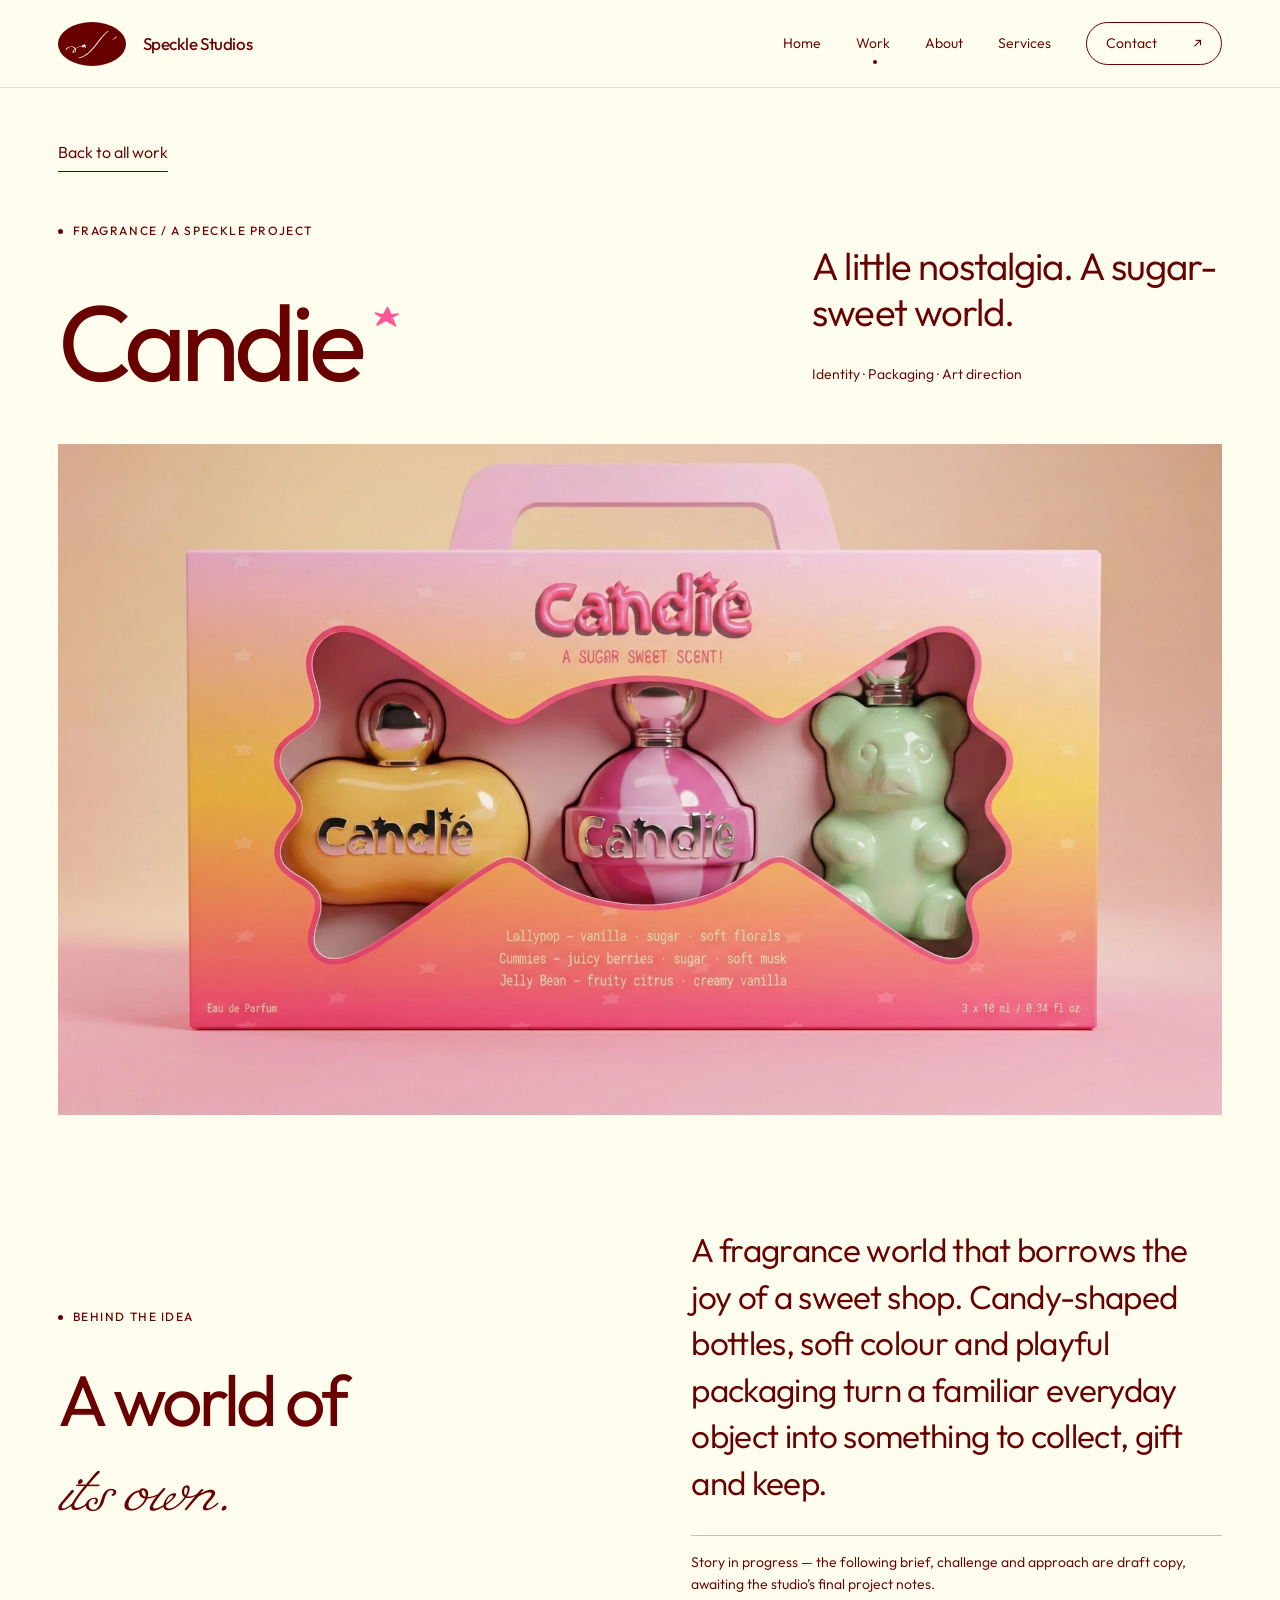
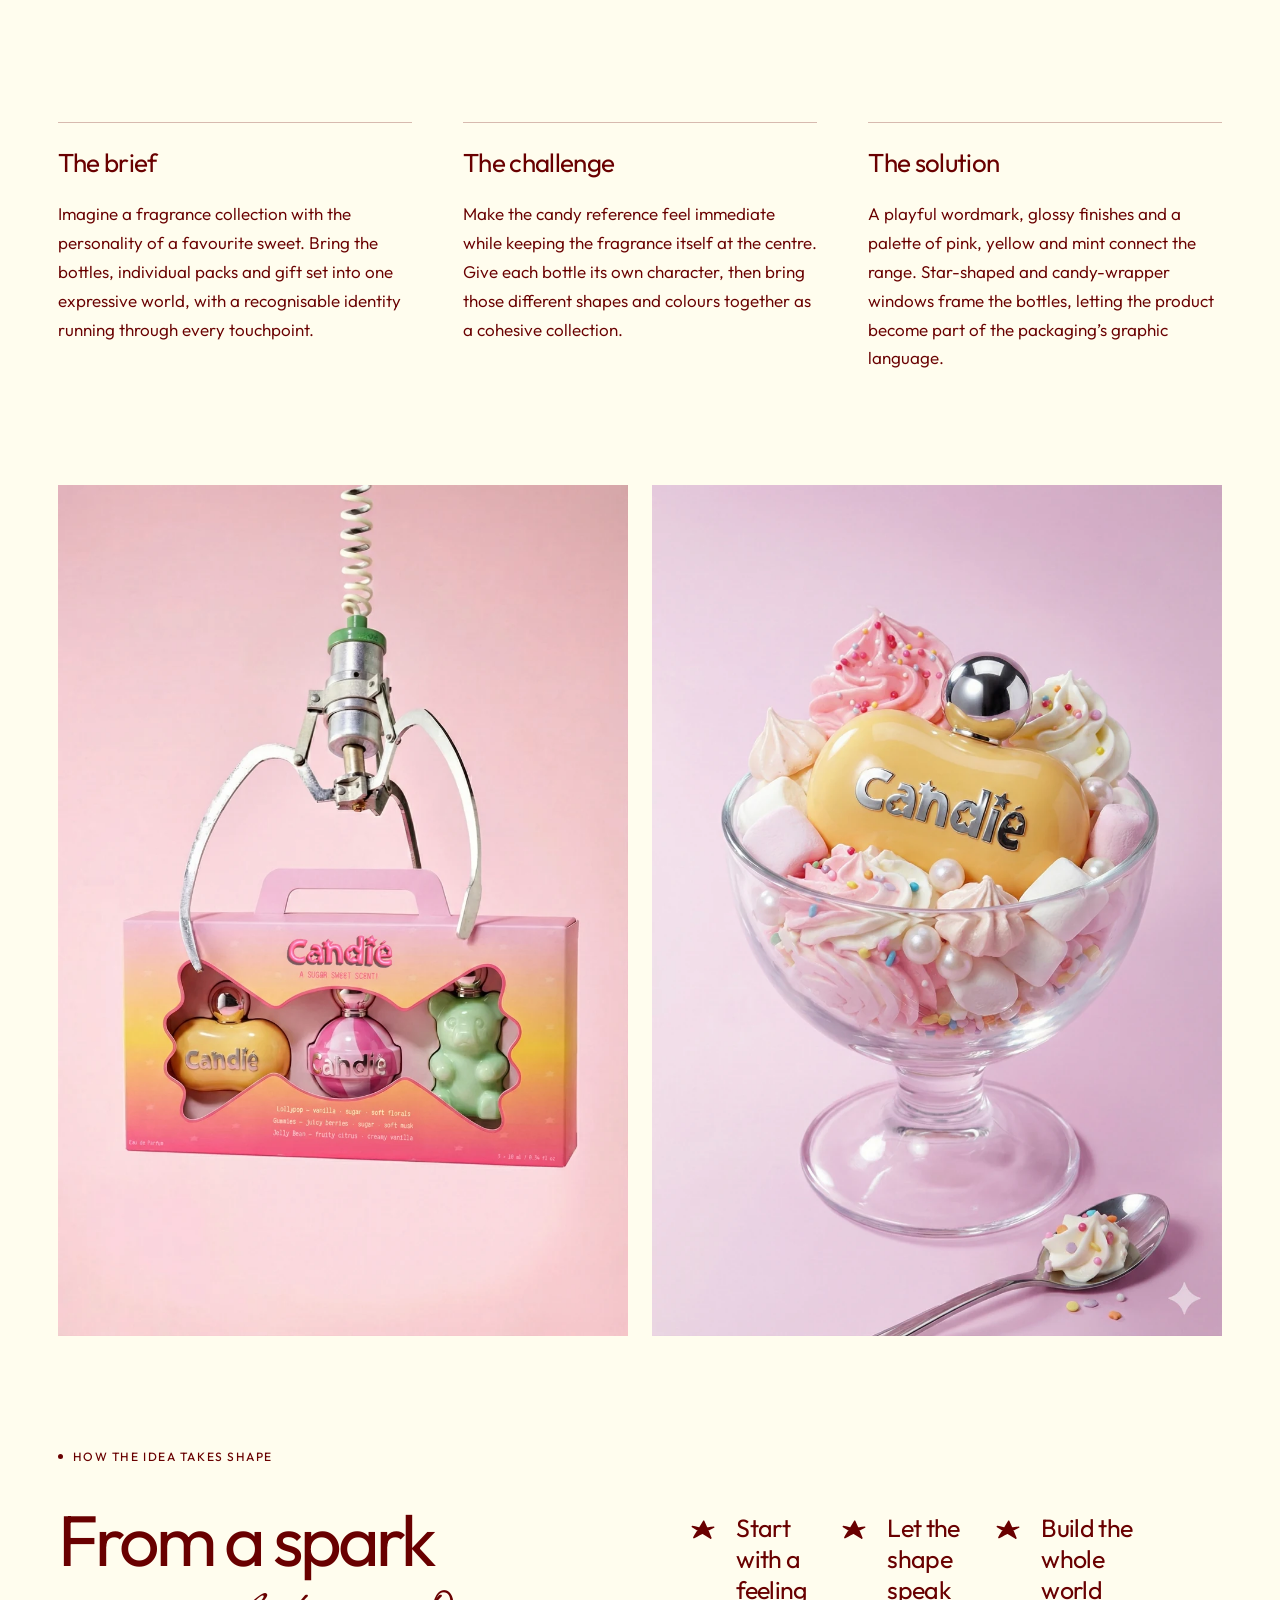
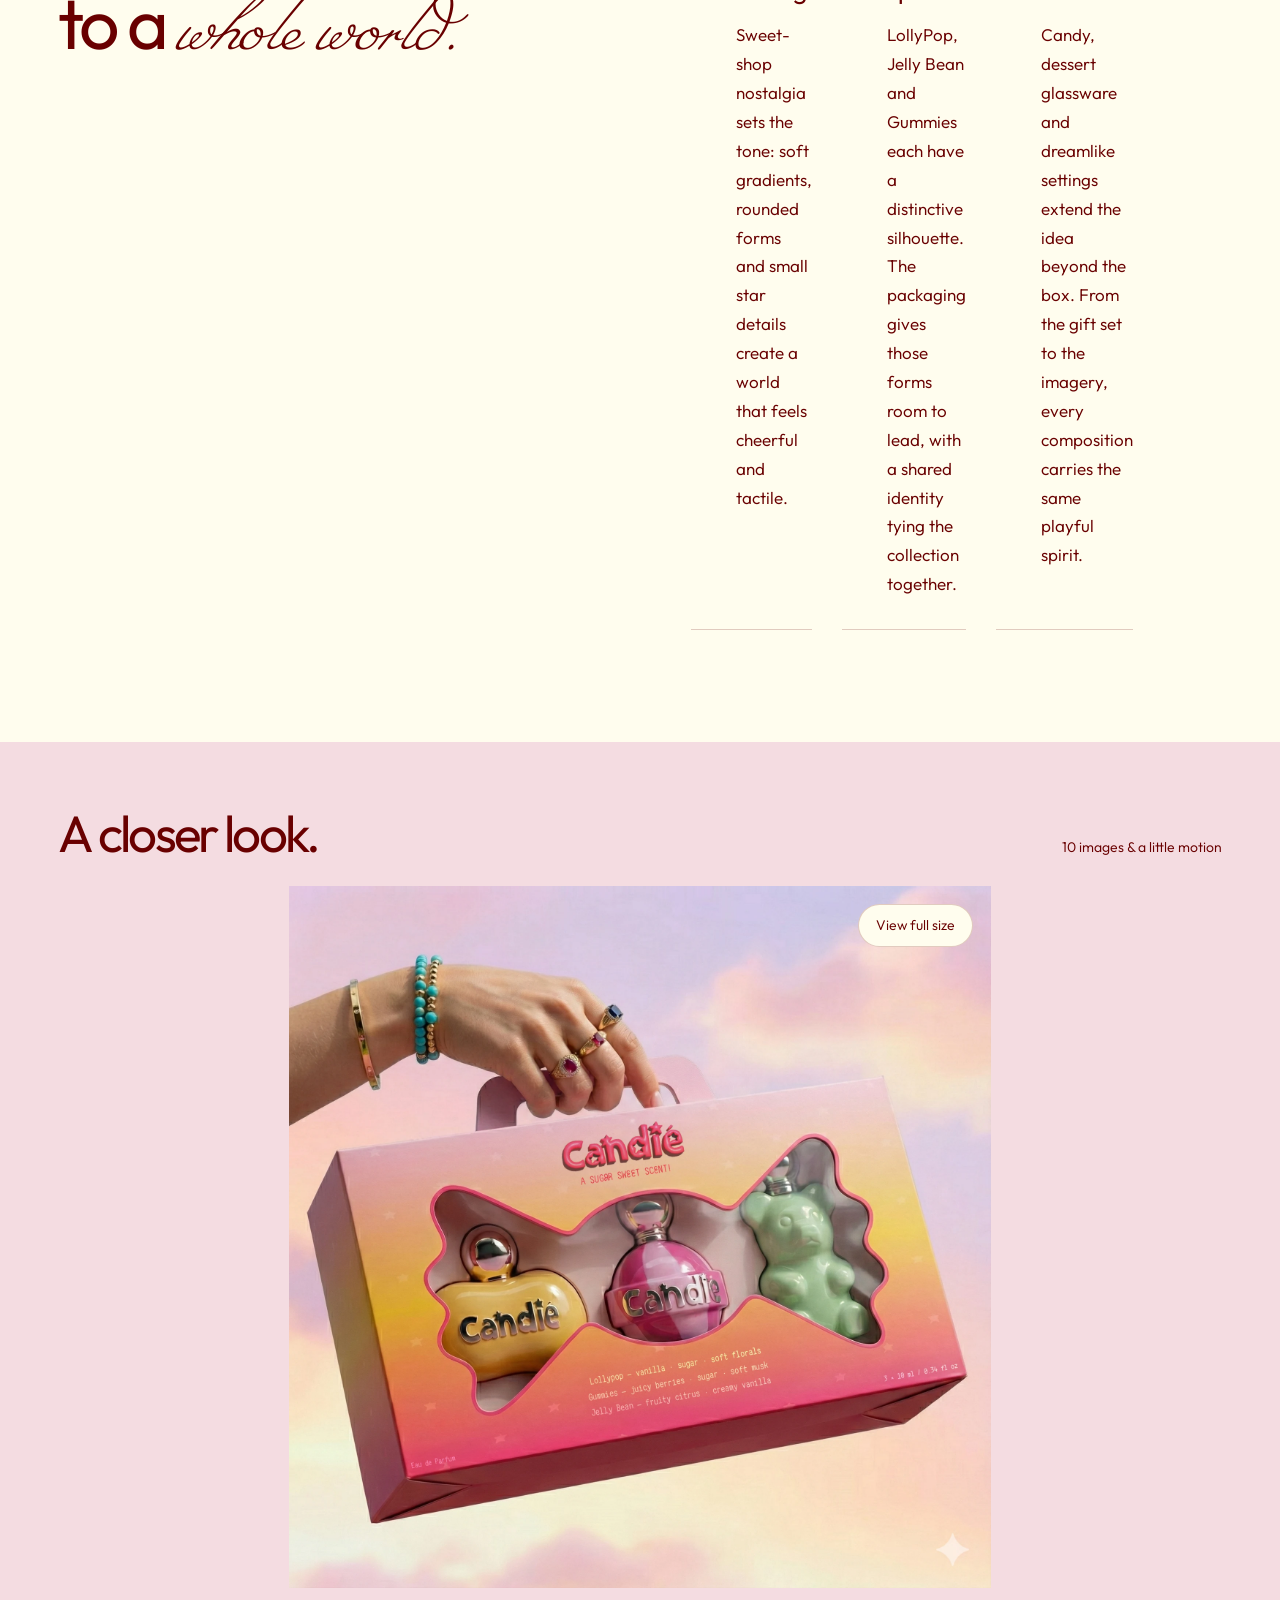
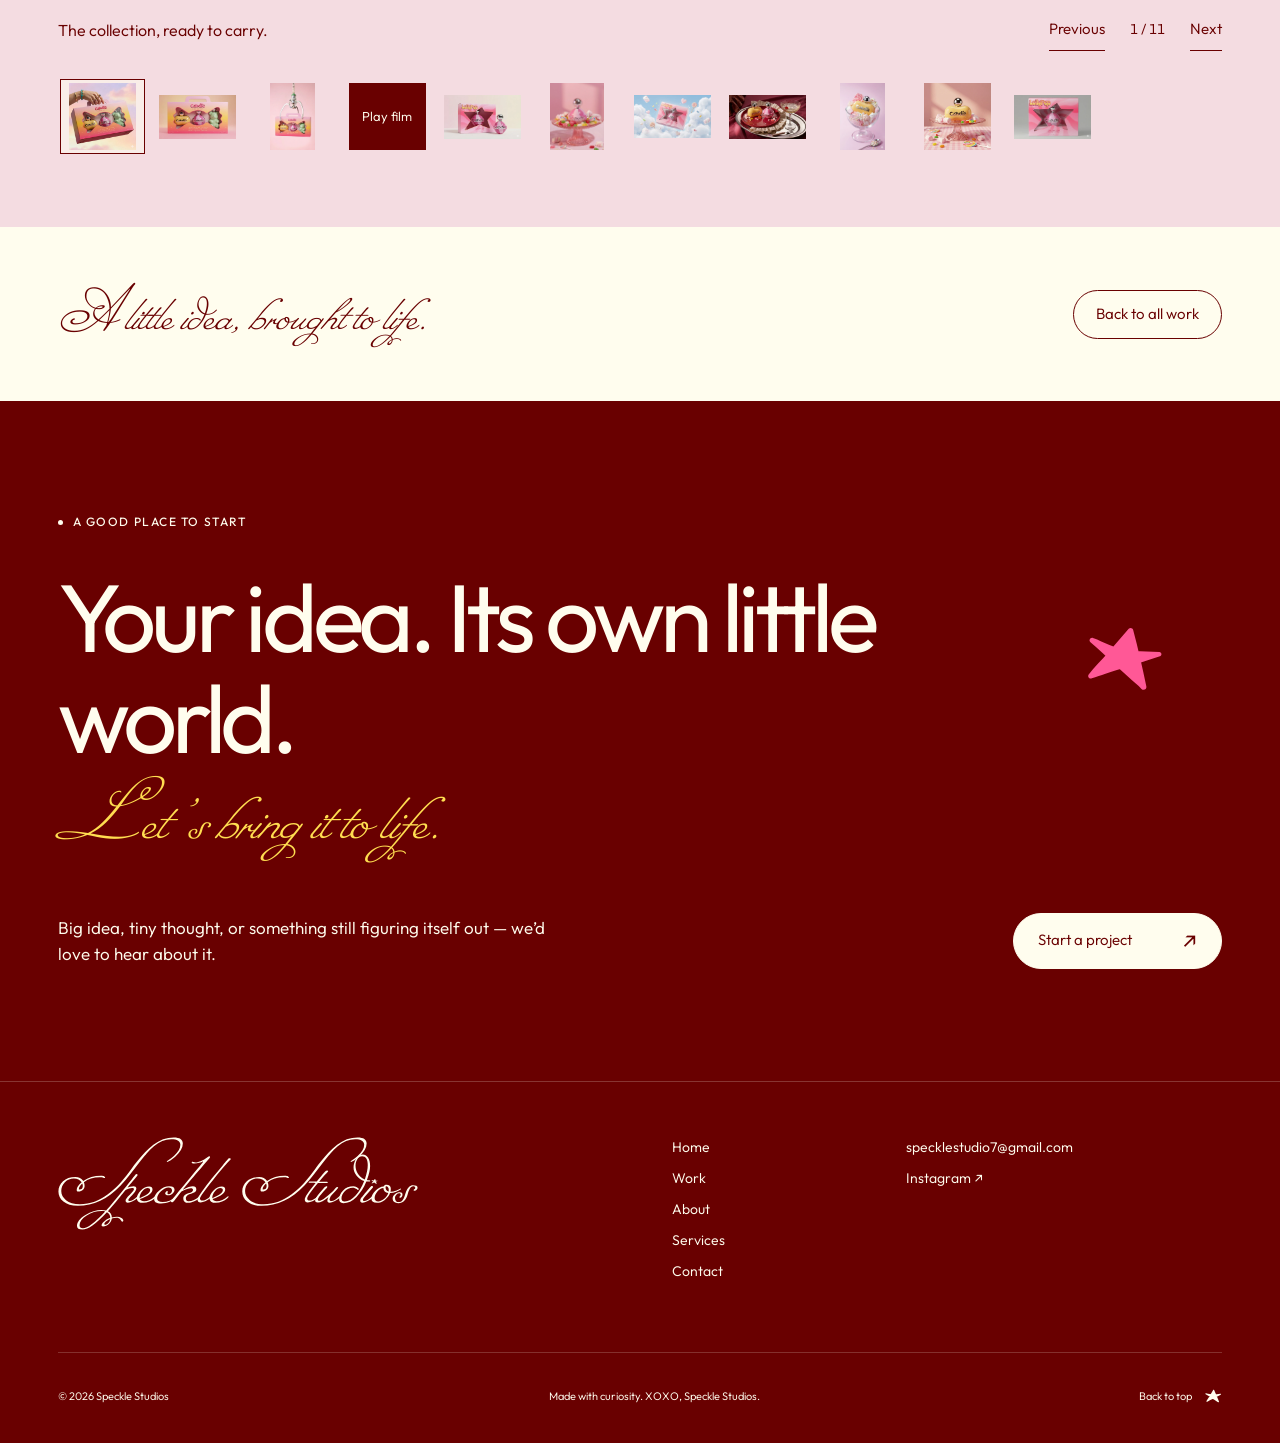
<file: work/candie/index.html>
<!doctype html>
<html lang="en">
  <head>
    <meta charset="utf-8" />
    <meta name="viewport" content="width=device-width, initial-scale=1" />
    <link
      rel="preload"
      as="image"
      imagesrcset="../../projects/candie/2-480.webp 480w, ../../projects/candie/2-960.webp 960w, ../../projects/candie/2-1920.webp 1920w"
      imagesizes="100vw"
      fetchpriority="high"
    />
    <link rel="preload" as="image" href="../../brand/logomark.svg" />
    <link
      rel="preload"
      as="image"
      imagesrcset="../../projects/candie/1-480.webp 480w, ../../projects/candie/1-960.webp 960w, ../../projects/candie/1-1920.webp 1920w"
      imagesizes="90vw"
      fetchpriority="high"
    />
    <link rel="preload" as="image" href="../../brand/wordmark.svg" />
    <link rel="stylesheet" href="../../styles.css" data-precedence="next" />
    <title>Candie — Speckle Studios</title>
    <meta
      name="description"
      content="A little nostalgia. A sugar-sweet world."
    />
    <meta property="og:title" content="Speckle Studios" />
    <meta
      property="og:description"
      content="An independent multidisciplinary design studio with a soft spot for stories, typography, and the little details that make things feel like themselves."
    />
    <meta property="og:image" content="../../brand/og.png" />
    <meta property="og:image:width" content="1200" />
    <meta property="og:image:height" content="630" />
    <meta property="og:type" content="website" />
    <meta name="twitter:card" content="summary_large_image" />
    <meta name="twitter:title" content="Speckle Studios" />
    <meta
      name="twitter:description"
      content="An independent multidisciplinary design studio with a soft spot for stories, typography, and the little details that make things feel like themselves."
    />
    <meta name="twitter:image" content="../../brand/og.png" />
    <meta name="twitter:image:width" content="1200" />
    <meta name="twitter:image:height" content="630" />
    <link rel="icon" href="../../brand/favicon.svg" />
  </head>
  <body>
    <div hidden=""><!--$--><!--/$--></div>
    <a href="#main" class="skip-link">Skip to content</a>
    <header class="header">
      <a
        class="nav-brand"
        aria-label="Speckle Studios home"
        href="../../index.html"
        ><img
          src="../../brand/logomark.svg"
          width="66"
          height="40"
          alt=""
        /><span class="nav-studio-name">Speckle Studios</span></a
      >
      <nav aria-label="Main navigation" class="desktop-nav">
        <a class="" href="../../index.html">Home</a
        ><a aria-current="page" class="" href="../index.html">Work</a
        ><a class="" href="../../about/index.html">About</a
        ><a class="" href="../../services/index.html">Services</a
        ><a class="nav-contact" href="../../contact/index.html"
          >Contact<span aria-hidden="true">↗</span></a
        >
      </nav>
      <button
        class="menu-toggle"
        aria-expanded="false"
        aria-controls="mobile-navigation"
      >
        Menu +
      </button>
    </header>
    <main id="main" class="case-page">
      <section class="case-intro section">
        <a class="plain-link" href="../index.html">Back to all work</a>
        <div class="case-title-row">
          <div>
            <div class="eyebrow">
              <span class="tiny-speck"></span>Fragrance<!-- -->
              / A Speckle project
            </div>
            <h1>
              Candie<span class="case-title-star"
                ><svg class="star" viewBox="-12 -1 25 21" aria-hidden="true">
                  <path
                    d="M0 0C.327 .55 1.142 .51 1.41-.071 3.957-5.576 6.344-11.156 8.567-16.8 8.894-17.63 7.911-18.361 7.201-17.819 6.789-17.504 6.396-17.227 6.077-17.037-.094-13.365-4.862-9.893-11.032-6.221-11.791-5.769-11.367-4.597-10.497-4.749-8.667-5.067-6.855-5.585-5.042-6.002 .203-7.207 5.253-6.137 10.709-5.503 11.467-5.415 11.782-6.439 11.105-6.792 7.806-8.511 4.674-10.289 1.443-11.94-.697-13.033-2.502-13.77-4.92-15.176-5.818-15.699-7.478-16.442-8.651-17.26-9.32-17.727-10.192-16.999-9.831-16.268-8.539-13.648-6.556-11.044-5.117-8.62Z"
                    transform="scale(1 -1)"
                    fill="currentColor"
                  ></path></svg
              ></span>
            </h1>
          </div>
          <div>
            <p>A little nostalgia. A sugar-sweet world.</p>
            <span class="project-category"
              >Identity · Packaging · Art direction</span
            >
          </div>
        </div>
      </section>
      <div class="case-hero-art">
        <img
          src="../../projects/candie/2-1920.webp"
          srcset="
            ../../projects/candie/2-480.webp   480w,
            ../../projects/candie/2-960.webp   960w,
            ../../projects/candie/2-1920.webp 1920w
          "
          sizes="100vw"
          width="1920"
          height="1107"
          alt="Front of the Candie gift set with a candy-wrapper shaped window and three perfume bottles"
          loading="eager"
          decoding="async"
          fetchpriority="high"
        />
      </div>
      <section class="case-overview section">
        <div>
          <div class="eyebrow">
            <span class="tiny-speck"></span>Behind the idea
          </div>
          <h2>A world of<br /><em class="script">its own.</em></h2>
        </div>
        <div>
          <p class="case-lead">
            A fragrance world that borrows the joy of a sweet shop. Candy-shaped
            bottles, soft colour and playful packaging turn a familiar everyday
            object into something to collect, gift and keep.
          </p>
          <p class="draft-copy-label">
            Story in progress — the following brief, challenge and approach are
            draft copy, awaiting the studio’s final project notes.
          </p>
        </div>
      </section>
      <section class="case-narrative section" aria-label="Project story">
        <article>
          <h3>The brief</h3>
          <p>
            Imagine a fragrance collection with the personality of a favourite
            sweet. Bring the bottles, individual packs and gift set into one
            expressive world, with a recognisable identity running through every
            touchpoint.
          </p>
        </article>
        <article>
          <h3>The challenge</h3>
          <p>
            Make the candy reference feel immediate while keeping the fragrance
            itself at the centre. Give each bottle its own character, then bring
            those different shapes and colours together as a cohesive
            collection.
          </p>
        </article>
        <article>
          <h3>The solution</h3>
          <p>
            A playful wordmark, glossy finishes and a palette of pink, yellow
            and mint connect the range. Star-shaped and candy-wrapper windows
            frame the bottles, letting the product become part of the
            packaging’s graphic language.
          </p>
        </article>
      </section>
      <div class="case-image-pair">
        <figure>
          <img
            src="../../projects/candie/3-1920.webp"
            srcset="
              ../../projects/candie/3-480.webp   480w,
              ../../projects/candie/3-960.webp   960w,
              ../../projects/candie/3-1920.webp 1696w
            "
            sizes="(max-width:700px) 100vw, 50vw"
            width="1696"
            height="2528"
            alt="Arcade claw lifting the pink and yellow Candie gift set"
            loading="lazy"
            decoding="async"
            fetchpriority="auto"
          />
        </figure>
        <figure>
          <img
            src="../../projects/candie/9-1920.webp"
            srcset="
              ../../projects/candie/9-480.webp   480w,
              ../../projects/candie/9-960.webp   960w,
              ../../projects/candie/9-1920.webp 1696w
            "
            sizes="(max-width:700px) 100vw, 50vw"
            width="1696"
            height="2528"
            alt="Yellow Jelly Bean perfume bottle in a sundae glass with pastel sweets"
            loading="lazy"
            decoding="async"
            fetchpriority="auto"
          />
        </figure>
      </div>
      <section class="case-process section">
        <div>
          <div class="eyebrow">
            <span class="tiny-speck"></span>How the idea takes shape
          </div>
          <h2>From a spark<br />to a <em class="script">whole world.</em></h2>
        </div>
        <div class="process-steps">
          <article>
            <svg class="star" viewBox="-12 -1 25 21" aria-hidden="true">
              <path
                d="M0 0C.327 .55 1.142 .51 1.41-.071 3.957-5.576 6.344-11.156 8.567-16.8 8.894-17.63 7.911-18.361 7.201-17.819 6.789-17.504 6.396-17.227 6.077-17.037-.094-13.365-4.862-9.893-11.032-6.221-11.791-5.769-11.367-4.597-10.497-4.749-8.667-5.067-6.855-5.585-5.042-6.002 .203-7.207 5.253-6.137 10.709-5.503 11.467-5.415 11.782-6.439 11.105-6.792 7.806-8.511 4.674-10.289 1.443-11.94-.697-13.033-2.502-13.77-4.92-15.176-5.818-15.699-7.478-16.442-8.651-17.26-9.32-17.727-10.192-16.999-9.831-16.268-8.539-13.648-6.556-11.044-5.117-8.62Z"
                transform="scale(1 -1)"
                fill="currentColor"
              ></path>
            </svg>
            <div>
              <h3>Start with a feeling</h3>
              <p>
                Sweet-shop nostalgia sets the tone: soft gradients, rounded
                forms and small star details create a world that feels cheerful
                and tactile.
              </p>
            </div>
          </article>
          <article>
            <svg class="star" viewBox="-12 -1 25 21" aria-hidden="true">
              <path
                d="M0 0C.327 .55 1.142 .51 1.41-.071 3.957-5.576 6.344-11.156 8.567-16.8 8.894-17.63 7.911-18.361 7.201-17.819 6.789-17.504 6.396-17.227 6.077-17.037-.094-13.365-4.862-9.893-11.032-6.221-11.791-5.769-11.367-4.597-10.497-4.749-8.667-5.067-6.855-5.585-5.042-6.002 .203-7.207 5.253-6.137 10.709-5.503 11.467-5.415 11.782-6.439 11.105-6.792 7.806-8.511 4.674-10.289 1.443-11.94-.697-13.033-2.502-13.77-4.92-15.176-5.818-15.699-7.478-16.442-8.651-17.26-9.32-17.727-10.192-16.999-9.831-16.268-8.539-13.648-6.556-11.044-5.117-8.62Z"
                transform="scale(1 -1)"
                fill="currentColor"
              ></path>
            </svg>
            <div>
              <h3>Let the shape speak</h3>
              <p>
                LollyPop, Jelly Bean and Gummies each have a distinctive
                silhouette. The packaging gives those forms room to lead, with a
                shared identity tying the collection together.
              </p>
            </div>
          </article>
          <article>
            <svg class="star" viewBox="-12 -1 25 21" aria-hidden="true">
              <path
                d="M0 0C.327 .55 1.142 .51 1.41-.071 3.957-5.576 6.344-11.156 8.567-16.8 8.894-17.63 7.911-18.361 7.201-17.819 6.789-17.504 6.396-17.227 6.077-17.037-.094-13.365-4.862-9.893-11.032-6.221-11.791-5.769-11.367-4.597-10.497-4.749-8.667-5.067-6.855-5.585-5.042-6.002 .203-7.207 5.253-6.137 10.709-5.503 11.467-5.415 11.782-6.439 11.105-6.792 7.806-8.511 4.674-10.289 1.443-11.94-.697-13.033-2.502-13.77-4.92-15.176-5.818-15.699-7.478-16.442-8.651-17.26-9.32-17.727-10.192-16.999-9.831-16.268-8.539-13.648-6.556-11.044-5.117-8.62Z"
                transform="scale(1 -1)"
                fill="currentColor"
              ></path>
            </svg>
            <div>
              <h3>Build the whole world</h3>
              <p>
                Candy, dessert glassware and dreamlike settings extend the idea
                beyond the box. From the gift set to the imagery, every
                composition carries the same playful spirit.
              </p>
            </div>
          </article>
        </div>
      </section>
      <div class="case-gallery-wrap section">
        <section
          class="project-gallery"
          aria-label="Candie image and video gallery"
        >
          <div class="gallery-top">
            <h2>A closer look.</h2>
            <span
              >10<!-- -->
              images<!-- -->
              &amp; a little motion</span
            >
          </div>
          <div class="gallery-stage" style="--image-ratio: 1">
            <img
              src="../../projects/candie/1-1920.webp"
              srcset="
                ../../projects/candie/1-480.webp   480w,
                ../../projects/candie/1-960.webp   960w,
                ../../projects/candie/1-1920.webp 1920w
              "
              sizes="90vw"
              width="1920"
              height="1920"
              alt="Hand carrying a pastel Candie gift set containing three candy-shaped perfume bottles"
              loading="eager"
              decoding="async"
              fetchpriority="high"
            /><button class="gallery-expand">View full size</button>
          </div>
          <div class="gallery-bottom">
            <p>The collection, ready to carry.</p>
            <div class="gallery-controls">
              <button aria-label="Previous slide">Previous</button
              ><span aria-live="polite" aria-atomic="true"
                >1<!-- -->
                /
                <!-- -->11<span class="sr-only">
                  —
                  <!-- -->The collection, ready to carry.</span
                ></span
              ><button aria-label="Next slide">Next</button>
            </div>
          </div>
          <div class="gallery-thumbnails" aria-label="Choose a slide">
            <button
              class="active"
              aria-label="Show image 1: The collection, ready to carry."
              aria-pressed="true"
            >
              <img
                src="../../projects/candie/1-480.webp"
                alt=""
                loading="lazy"
              /></button
            ><button
              class=""
              aria-label="Show image 2: One box. Three little personalities."
              aria-pressed="false"
            >
              <img
                src="../../projects/candie/2-480.webp"
                alt=""
                loading="lazy"
              /></button
            ><button
              class=""
              aria-label="Show image 3: A playful take on the product reveal."
              aria-pressed="false"
            >
              <img
                src="../../projects/candie/3-480.webp"
                alt=""
                loading="lazy"
              /></button
            ><button
              class=""
              aria-label="Show video: Candie in motion."
              aria-pressed="false"
            >
              <span class="video-thumb">Play film</span></button
            ><button
              class=""
              aria-label="Show image 5: LollyPop — a star of its own."
              aria-pressed="false"
            >
              <img
                src="../../projects/candie/5-480.webp"
                alt=""
                loading="lazy"
              /></button
            ><button
              class=""
              aria-label="Show image 6: A sugar-sweet still life."
              aria-pressed="false"
            >
              <img
                src="../../projects/candie/6-480.webp"
                alt=""
                loading="lazy"
              /></button
            ><button
              class=""
              aria-label="Show image 7: A world with its head in the clouds."
              aria-pressed="false"
            >
              <img
                src="../../projects/candie/7-480.webp"
                alt=""
                loading="lazy"
              /></button
            ><button
              class=""
              aria-label="Show image 8: A different kind of dessert."
              aria-pressed="false"
            >
              <img
                src="../../projects/candie/8-480.webp"
                alt=""
                loading="lazy"
              /></button
            ><button
              class=""
              aria-label="Show image 9: Jelly Bean, served with a little imagination."
              aria-pressed="false"
            >
              <img
                src="../../projects/candie/9-480.webp"
                alt=""
                loading="lazy"
              /></button
            ><button
              class=""
              aria-label="Show image 10: Colour, shape and a little nostalgia."
              aria-pressed="false"
            >
              <img
                src="../../projects/candie/10-480.webp"
                alt=""
                loading="lazy"
              /></button
            ><button
              class=""
              aria-label="Show image 11: The window becomes the identity."
              aria-pressed="false"
            >
              <img
                src="../../projects/candie/11-480.webp"
                alt=""
                loading="lazy"
              />
            </button>
          </div>
          <dialog class="gallery-dialog">
            <div class="gallery-modal-top">
              <span
                >Candie<!-- -->
                /
                <!-- -->The collection, ready to carry.</span
              ><button autofocus="">Close ×</button>
            </div>
            <div class="gallery-modal-media"></div>
            <div class="gallery-controls">
              <button aria-label="Previous slide">Previous</button
              ><span aria-live="polite" aria-atomic="true"
                >1<!-- -->
                /
                <!-- -->11<span class="sr-only">
                  —
                  <!-- -->The collection, ready to carry.</span
                ></span
              ><button aria-label="Next slide">Next</button>
            </div>
          </dialog>
        </section>
      </div>
      <section class="case-end section">
        <span class="script">A little idea, brought to life.</span
        ><a class="studio-reset" href="../index.html">Back to all work</a>
      </section>
      <section class="closing section">
        <div class="eyebrow">
          <span class="tiny-speck"></span>A good place to start
        </div>
        <h2 data-reveal="true">Your idea. Its own little world.</h2>
        <p class="script">Let’s bring it to life.</p>
        <div class="closing-bottom">
          <p>
            Big idea, tiny thought, or something still figuring itself out —
            we’d love to hear about it.
          </p>
          <a class="button magnetic light" href="../../contact/index.html"
            >Start a project<span aria-hidden="true">↗</span></a
          >
        </div>
        <svg
          class="star closing-star"
          viewBox="-12 -1 25 21"
          aria-hidden="true"
        >
          <path
            d="M0 0C.327 .55 1.142 .51 1.41-.071 3.957-5.576 6.344-11.156 8.567-16.8 8.894-17.63 7.911-18.361 7.201-17.819 6.789-17.504 6.396-17.227 6.077-17.037-.094-13.365-4.862-9.893-11.032-6.221-11.791-5.769-11.367-4.597-10.497-4.749-8.667-5.067-6.855-5.585-5.042-6.002 .203-7.207 5.253-6.137 10.709-5.503 11.467-5.415 11.782-6.439 11.105-6.792 7.806-8.511 4.674-10.289 1.443-11.94-.697-13.033-2.502-13.77-4.92-15.176-5.818-15.699-7.478-16.442-8.651-17.26-9.32-17.727-10.192-16.999-9.831-16.268-8.539-13.648-6.556-11.044-5.117-8.62Z"
            transform="scale(1 -1)"
            fill="currentColor"
          ></path>
        </svg>
      </section>
    </main>
    <!--$--><!--/$-->
    <footer class="footer">
      <div class="footer-top">
        <a aria-label="Speckle Studios home" href="../../index.html"
          ><img
            class="footer-logo"
            src="../../brand/wordmark.svg"
            width="430"
            height="112"
            alt="Speckle Studios"
        /></a>
        <nav aria-label="Footer navigation">
          <a href="../../index.html">Home</a><a href="../index.html">Work</a
          ><a href="../../about/index.html">About</a
          ><a href="../../services/index.html">Services</a
          ><a href="../../contact/index.html">Contact</a>
        </nav>
        <div class="footer-socials">
          <a href="mailto:specklestudio7@gmail.com">specklestudio7@gmail.com</a
          ><a href="https://www.instagram.com/speckle.studios/">Instagram ↗</a
          ><span class="small"></span>
        </div>
      </div>
      <div class="footer-bottom">
        <span
          >©
          <!-- -->2026<!-- -->
          Speckle Studios</span
        ><span>Made with curiosity. XOXO, Speckle Studios.</span
        ><button>
          Back to top
          <svg class="star" viewBox="-12 -1 25 21" aria-hidden="true">
            <path
              d="M0 0C.327 .55 1.142 .51 1.41-.071 3.957-5.576 6.344-11.156 8.567-16.8 8.894-17.63 7.911-18.361 7.201-17.819 6.789-17.504 6.396-17.227 6.077-17.037-.094-13.365-4.862-9.893-11.032-6.221-11.791-5.769-11.367-4.597-10.497-4.749-8.667-5.067-6.855-5.585-5.042-6.002 .203-7.207 5.253-6.137 10.709-5.503 11.467-5.415 11.782-6.439 11.105-6.792 7.806-8.511 4.674-10.289 1.443-11.94-.697-13.033-2.502-13.77-4.92-15.176-5.818-15.699-7.478-16.442-8.651-17.26-9.32-17.727-10.192-16.999-9.831-16.268-8.539-13.648-6.556-11.044-5.117-8.62Z"
              transform="scale(1 -1)"
              fill="currentColor"
            ></path>
          </svg>
        </button>
      </div>
    </footer>
    <script type="application/json" id="gallery-data">
      [
        {
          "id": 1,
          "type": "image",
          "alt": "Hand carrying a pastel Candie gift set containing three candy-shaped perfume bottles",
          "caption": "The collection, ready to carry."
        },
        {
          "id": 2,
          "type": "image",
          "alt": "Front of the Candie gift set with a candy-wrapper shaped window and three perfume bottles",
          "caption": "One box. Three little personalities."
        },
        {
          "id": 3,
          "type": "image",
          "alt": "Arcade claw lifting the pink and yellow Candie gift set",
          "caption": "A playful take on the product reveal."
        },
        {
          "id": 4,
          "type": "video",
          "alt": "Candie project motion film",
          "caption": "Candie in motion."
        },
        {
          "id": 5,
          "type": "image",
          "alt": "Striped pink LollyPop perfume bottle beside its star-window packaging",
          "caption": "LollyPop — a star of its own."
        },
        {
          "id": 6,
          "type": "image",
          "alt": "Pink LollyPop perfume bottle on a glass cake stand surrounded by sweets",
          "caption": "A sugar-sweet still life."
        },
        {
          "id": 7,
          "type": "image",
          "alt": "LollyPop packaging floating among clouds, lollipops and marshmallows",
          "caption": "A world with its head in the clouds."
        },
        {
          "id": 8,
          "type": "image",
          "alt": "Yellow and pink Candie bottles on a red tray with a cocktail glass",
          "caption": "A different kind of dessert."
        },
        {
          "id": 9,
          "type": "image",
          "alt": "Yellow Jelly Bean perfume bottle in a sundae glass with pastel sweets",
          "caption": "Jelly Bean, served with a little imagination."
        },
        {
          "id": 10,
          "type": "image",
          "alt": "Yellow Jelly Bean perfume bottle on a pink glass stand with candy",
          "caption": "Colour, shape and a little nostalgia."
        },
        {
          "id": 11,
          "type": "image",
          "alt": "Front view of pink LollyPop packaging with a star-shaped window",
          "caption": "The window becomes the identity."
        }
      ]
    </script>
    <script defer src="../../vendor/preact.js"></script>
    <script defer src="../../vendor/hooks.js"></script>
    <script defer src="../../components.js"></script>
    <script defer src="../../script.js"></script>
  </body>
</html>
</file>
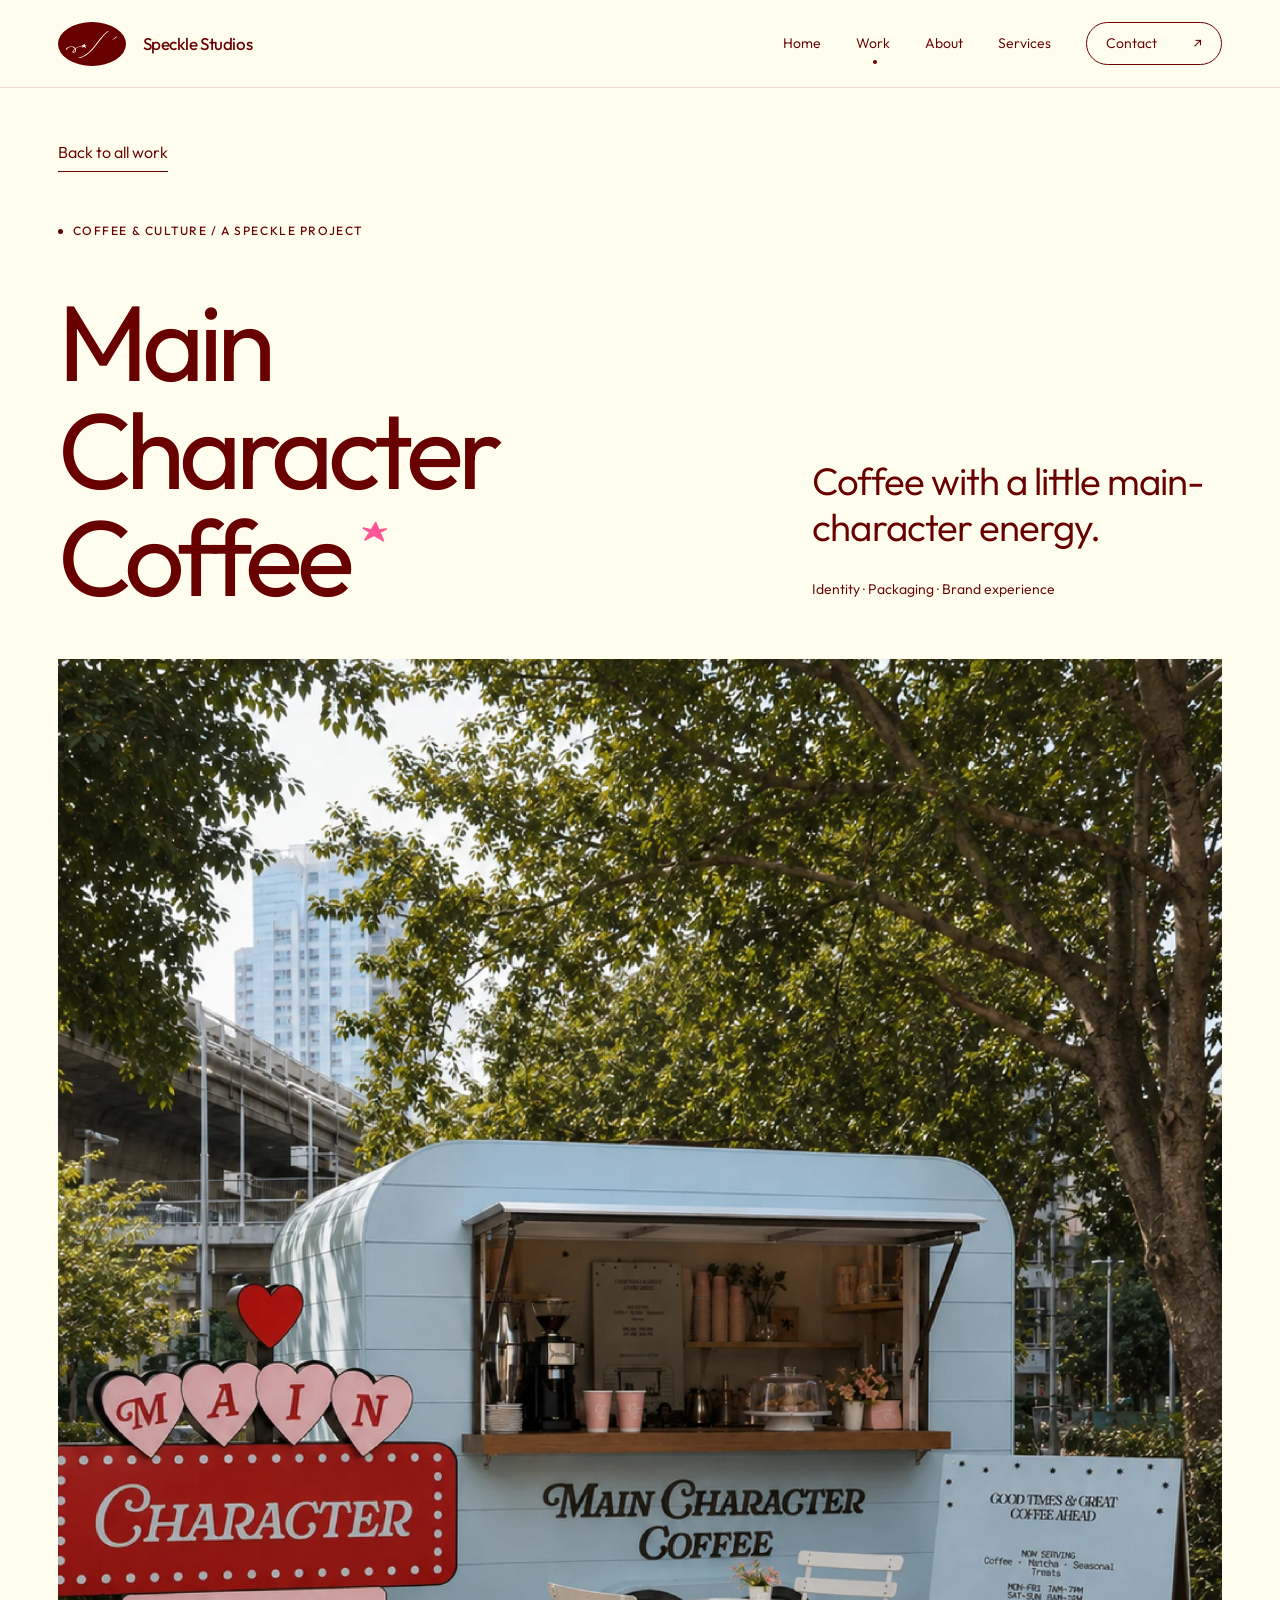
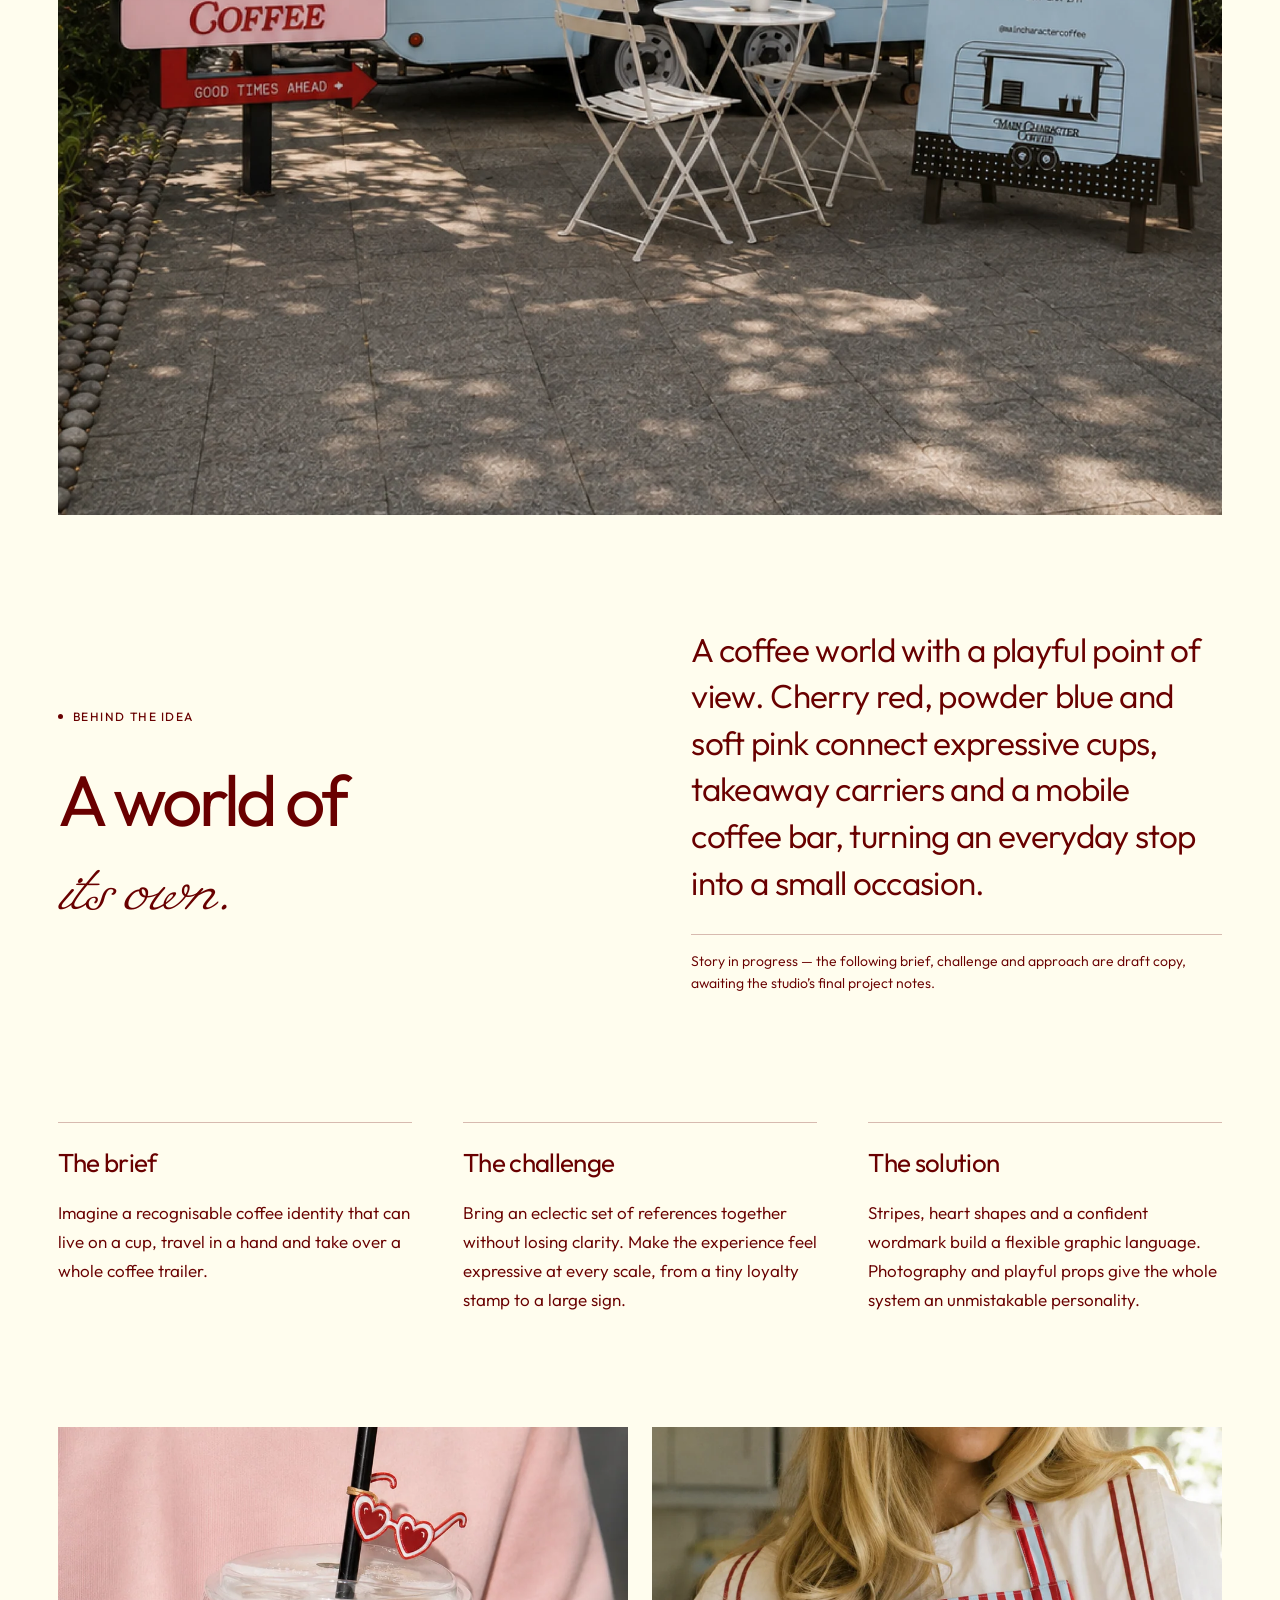
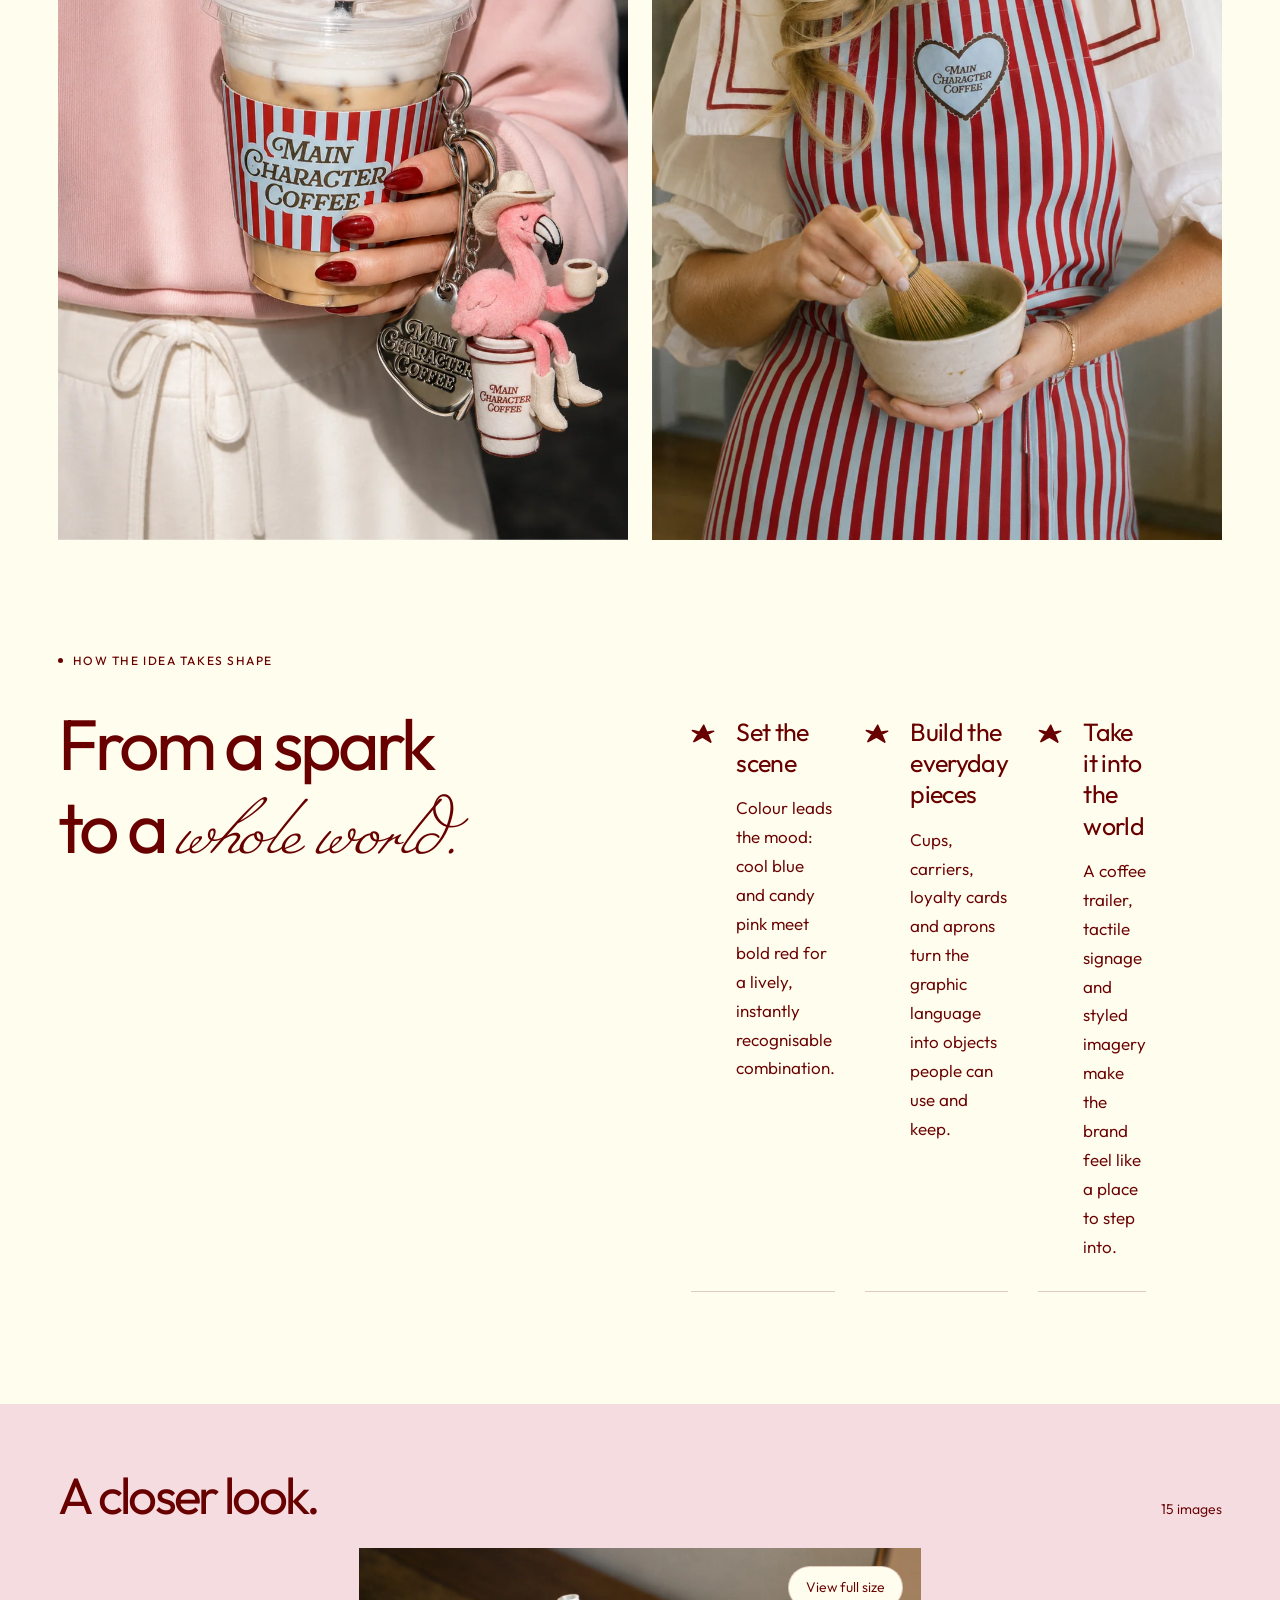
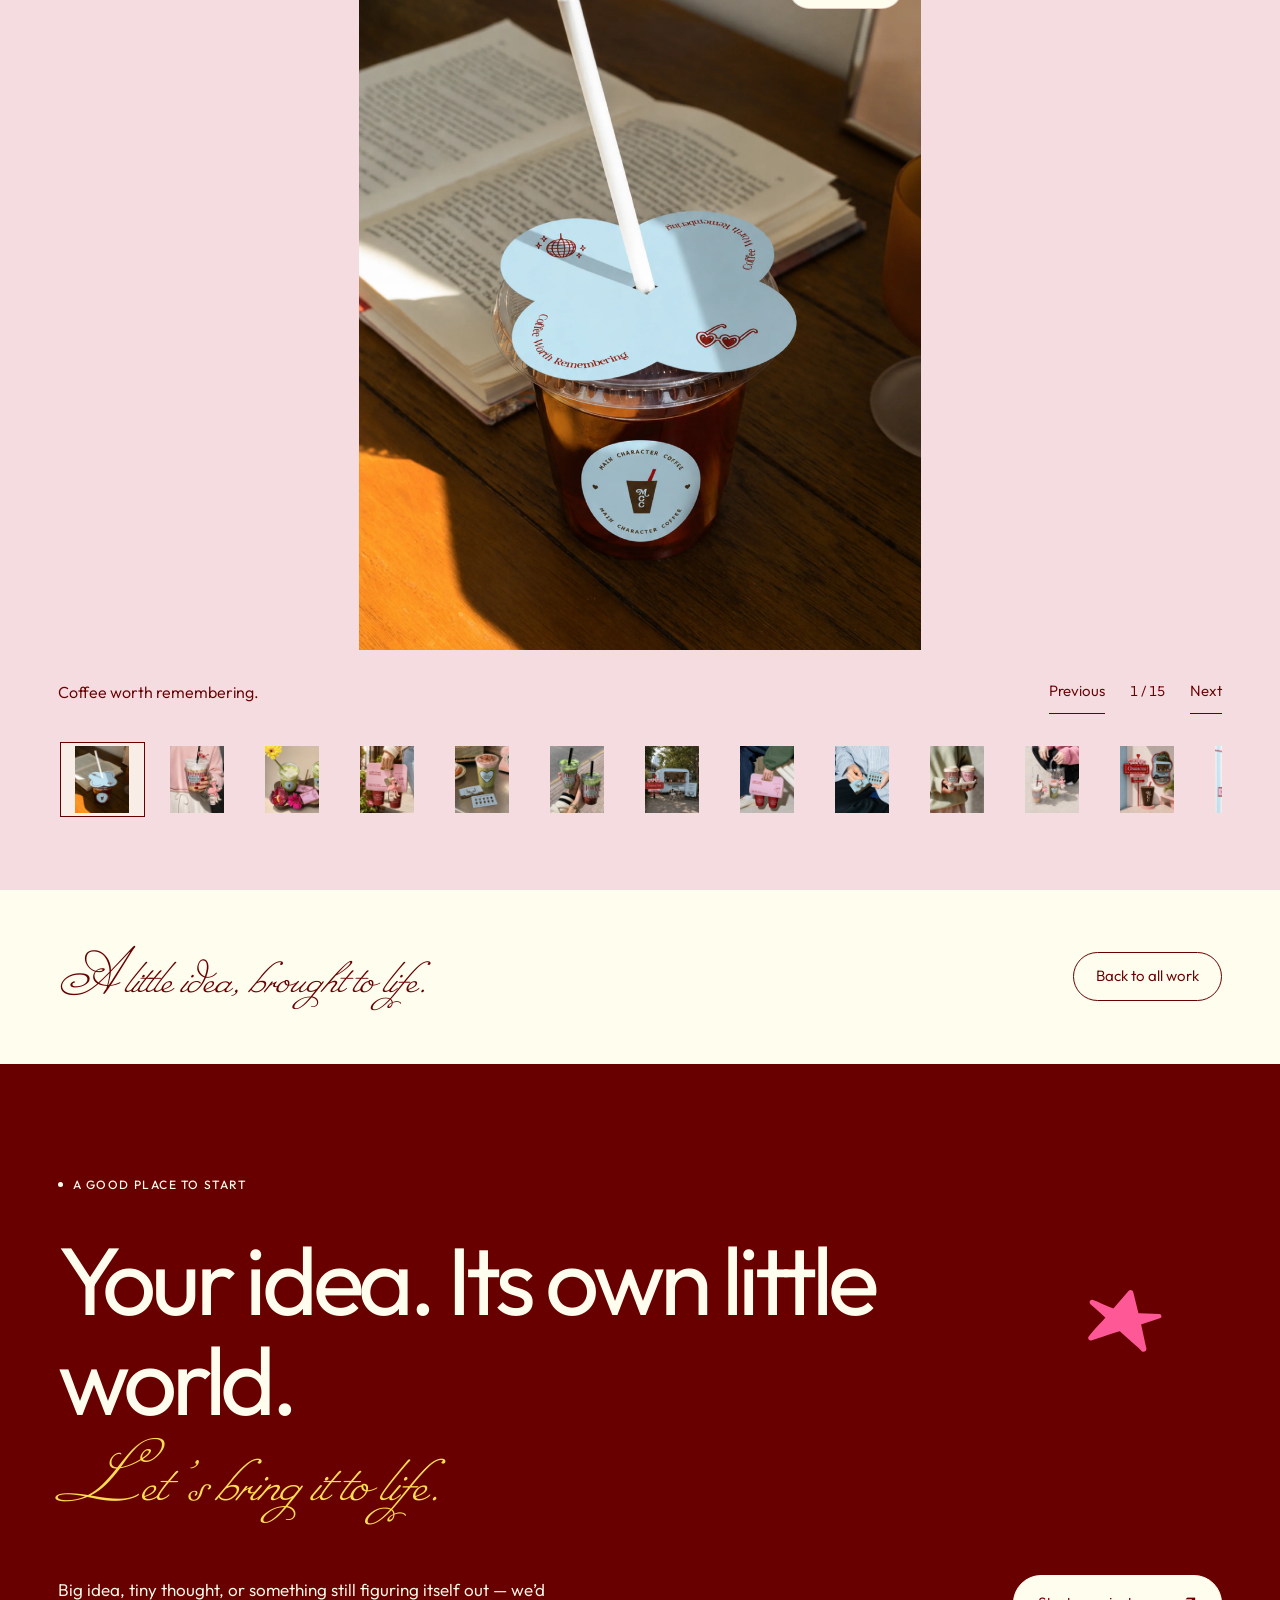
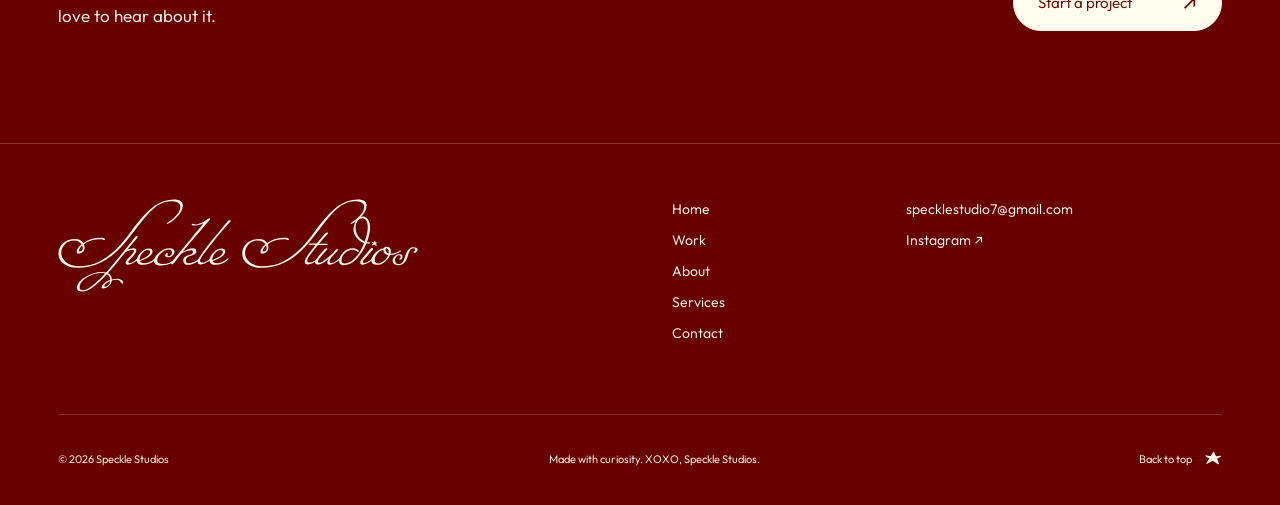
<file: work/main-character-coffee/index.html>
<!doctype html>
<html lang="en">
  <head>
    <meta charset="utf-8" />
    <meta name="viewport" content="width=device-width, initial-scale=1" />
    <link
      rel="preload"
      as="image"
      imagesrcset="../../projects/main-character-coffee/7-480.webp 480w, ../../projects/main-character-coffee/7-960.webp 960w, ../../projects/main-character-coffee/7-1920.webp 1920w"
      imagesizes="100vw"
      fetchpriority="high"
    />
    <link rel="preload" as="image" href="../../brand/logomark.svg" />
    <link
      rel="preload"
      as="image"
      imagesrcset="../../projects/main-character-coffee/1-480.webp 480w, ../../projects/main-character-coffee/1-960.webp 960w, ../../projects/main-character-coffee/1-1920.webp 1920w"
      imagesizes="90vw"
      fetchpriority="high"
    />
    <link rel="preload" as="image" href="../../brand/wordmark.svg" />
    <link rel="stylesheet" href="../../styles.css" data-precedence="next" />
    <title>Main Character Coffee — Speckle Studios</title>
    <meta
      name="description"
      content="Coffee with a little main-character energy."
    />
    <meta property="og:title" content="Speckle Studios" />
    <meta
      property="og:description"
      content="An independent multidisciplinary design studio with a soft spot for stories, typography, and the little details that make things feel like themselves."
    />
    <meta property="og:image" content="../../brand/og.png" />
    <meta property="og:image:width" content="1200" />
    <meta property="og:image:height" content="630" />
    <meta property="og:type" content="website" />
    <meta name="twitter:card" content="summary_large_image" />
    <meta name="twitter:title" content="Speckle Studios" />
    <meta
      name="twitter:description"
      content="An independent multidisciplinary design studio with a soft spot for stories, typography, and the little details that make things feel like themselves."
    />
    <meta name="twitter:image" content="../../brand/og.png" />
    <meta name="twitter:image:width" content="1200" />
    <meta name="twitter:image:height" content="630" />
    <link rel="icon" href="../../brand/favicon.svg" />
  </head>
  <body>
    <div hidden=""><!--$--><!--/$--></div>
    <a href="#main" class="skip-link">Skip to content</a>
    <header class="header">
      <a
        class="nav-brand"
        aria-label="Speckle Studios home"
        href="../../index.html"
        ><img
          src="../../brand/logomark.svg"
          width="66"
          height="40"
          alt=""
        /><span class="nav-studio-name">Speckle Studios</span></a
      >
      <nav aria-label="Main navigation" class="desktop-nav">
        <a class="" href="../../index.html">Home</a
        ><a aria-current="page" class="" href="../index.html">Work</a
        ><a class="" href="../../about/index.html">About</a
        ><a class="" href="../../services/index.html">Services</a
        ><a class="nav-contact" href="../../contact/index.html"
          >Contact<span aria-hidden="true">↗</span></a
        >
      </nav>
      <button
        class="menu-toggle"
        aria-expanded="false"
        aria-controls="mobile-navigation"
      >
        Menu +
      </button>
    </header>
    <main id="main" class="case-page">
      <section class="case-intro section">
        <a class="plain-link" href="../index.html">Back to all work</a>
        <div class="case-title-row">
          <div>
            <div class="eyebrow">
              <span class="tiny-speck"></span>Coffee &amp; culture<!-- -->
              / A Speckle project
            </div>
            <h1>
              Main Character Coffee<span class="case-title-star"
                ><svg class="star" viewBox="-12 -1 25 21" aria-hidden="true">
                  <path
                    d="M0 0C.327 .55 1.142 .51 1.41-.071 3.957-5.576 6.344-11.156 8.567-16.8 8.894-17.63 7.911-18.361 7.201-17.819 6.789-17.504 6.396-17.227 6.077-17.037-.094-13.365-4.862-9.893-11.032-6.221-11.791-5.769-11.367-4.597-10.497-4.749-8.667-5.067-6.855-5.585-5.042-6.002 .203-7.207 5.253-6.137 10.709-5.503 11.467-5.415 11.782-6.439 11.105-6.792 7.806-8.511 4.674-10.289 1.443-11.94-.697-13.033-2.502-13.77-4.92-15.176-5.818-15.699-7.478-16.442-8.651-17.26-9.32-17.727-10.192-16.999-9.831-16.268-8.539-13.648-6.556-11.044-5.117-8.62Z"
                    transform="scale(1 -1)"
                    fill="currentColor"
                  ></path></svg
              ></span>
            </h1>
          </div>
          <div>
            <p>Coffee with a little main-character energy.</p>
            <span class="project-category"
              >Identity · Packaging · Brand experience</span
            >
          </div>
        </div>
      </section>
      <div class="case-hero-art">
        <img
          src="../../projects/main-character-coffee/7-1920.webp"
          srcset="
            ../../projects/main-character-coffee/7-480.webp   480w,
            ../../projects/main-character-coffee/7-960.webp   960w,
            ../../projects/main-character-coffee/7-1920.webp 1920w
          "
          sizes="100vw"
          width="1920"
          height="2400"
          alt="Blue Main Character Coffee trailer with a red and pink heart marquee"
          loading="eager"
          decoding="async"
          fetchpriority="high"
        />
      </div>
      <section class="case-overview section">
        <div>
          <div class="eyebrow">
            <span class="tiny-speck"></span>Behind the idea
          </div>
          <h2>A world of<br /><em class="script">its own.</em></h2>
        </div>
        <div>
          <p class="case-lead">
            A coffee world with a playful point of view. Cherry red, powder blue
            and soft pink connect expressive cups, takeaway carriers and a
            mobile coffee bar, turning an everyday stop into a small occasion.
          </p>
          <p class="draft-copy-label">
            Story in progress — the following brief, challenge and approach are
            draft copy, awaiting the studio’s final project notes.
          </p>
        </div>
      </section>
      <section class="case-narrative section" aria-label="Project story">
        <article>
          <h3>The brief</h3>
          <p>
            Imagine a recognisable coffee identity that can live on a cup,
            travel in a hand and take over a whole coffee trailer.
          </p>
        </article>
        <article>
          <h3>The challenge</h3>
          <p>
            Bring an eclectic set of references together without losing clarity.
            Make the experience feel expressive at every scale, from a tiny
            loyalty stamp to a large sign.
          </p>
        </article>
        <article>
          <h3>The solution</h3>
          <p>
            Stripes, heart shapes and a confident wordmark build a flexible
            graphic language. Photography and playful props give the whole
            system an unmistakable personality.
          </p>
        </article>
      </section>
      <div class="case-image-pair">
        <figure>
          <img
            src="../../projects/main-character-coffee/2-1920.webp"
            srcset="
              ../../projects/main-character-coffee/2-480.webp   480w,
              ../../projects/main-character-coffee/2-960.webp   960w,
              ../../projects/main-character-coffee/2-1920.webp 1920w
            "
            sizes="(max-width:700px) 100vw, 50vw"
            width="1920"
            height="2400"
            alt="Hand holding iced coffee in a striped sleeve with a flamingo keychain"
            loading="lazy"
            decoding="async"
            fetchpriority="auto"
          />
        </figure>
        <figure>
          <img
            src="../../projects/main-character-coffee/14-1920.webp"
            srcset="
              ../../projects/main-character-coffee/14-480.webp   480w,
              ../../projects/main-character-coffee/14-960.webp   960w,
              ../../projects/main-character-coffee/14-1920.webp 1920w
            "
            sizes="(max-width:700px) 100vw, 50vw"
            width="1920"
            height="2400"
            alt="Matcha being whisked beside a striped branded apron"
            loading="lazy"
            decoding="async"
            fetchpriority="auto"
          />
        </figure>
      </div>
      <section class="case-process section">
        <div>
          <div class="eyebrow">
            <span class="tiny-speck"></span>How the idea takes shape
          </div>
          <h2>From a spark<br />to a <em class="script">whole world.</em></h2>
        </div>
        <div class="process-steps">
          <article>
            <svg class="star" viewBox="-12 -1 25 21" aria-hidden="true">
              <path
                d="M0 0C.327 .55 1.142 .51 1.41-.071 3.957-5.576 6.344-11.156 8.567-16.8 8.894-17.63 7.911-18.361 7.201-17.819 6.789-17.504 6.396-17.227 6.077-17.037-.094-13.365-4.862-9.893-11.032-6.221-11.791-5.769-11.367-4.597-10.497-4.749-8.667-5.067-6.855-5.585-5.042-6.002 .203-7.207 5.253-6.137 10.709-5.503 11.467-5.415 11.782-6.439 11.105-6.792 7.806-8.511 4.674-10.289 1.443-11.94-.697-13.033-2.502-13.77-4.92-15.176-5.818-15.699-7.478-16.442-8.651-17.26-9.32-17.727-10.192-16.999-9.831-16.268-8.539-13.648-6.556-11.044-5.117-8.62Z"
                transform="scale(1 -1)"
                fill="currentColor"
              ></path>
            </svg>
            <div>
              <h3>Set the scene</h3>
              <p>
                Colour leads the mood: cool blue and candy pink meet bold red
                for a lively, instantly recognisable combination.
              </p>
            </div>
          </article>
          <article>
            <svg class="star" viewBox="-12 -1 25 21" aria-hidden="true">
              <path
                d="M0 0C.327 .55 1.142 .51 1.41-.071 3.957-5.576 6.344-11.156 8.567-16.8 8.894-17.63 7.911-18.361 7.201-17.819 6.789-17.504 6.396-17.227 6.077-17.037-.094-13.365-4.862-9.893-11.032-6.221-11.791-5.769-11.367-4.597-10.497-4.749-8.667-5.067-6.855-5.585-5.042-6.002 .203-7.207 5.253-6.137 10.709-5.503 11.467-5.415 11.782-6.439 11.105-6.792 7.806-8.511 4.674-10.289 1.443-11.94-.697-13.033-2.502-13.77-4.92-15.176-5.818-15.699-7.478-16.442-8.651-17.26-9.32-17.727-10.192-16.999-9.831-16.268-8.539-13.648-6.556-11.044-5.117-8.62Z"
                transform="scale(1 -1)"
                fill="currentColor"
              ></path>
            </svg>
            <div>
              <h3>Build the everyday pieces</h3>
              <p>
                Cups, carriers, loyalty cards and aprons turn the graphic
                language into objects people can use and keep.
              </p>
            </div>
          </article>
          <article>
            <svg class="star" viewBox="-12 -1 25 21" aria-hidden="true">
              <path
                d="M0 0C.327 .55 1.142 .51 1.41-.071 3.957-5.576 6.344-11.156 8.567-16.8 8.894-17.63 7.911-18.361 7.201-17.819 6.789-17.504 6.396-17.227 6.077-17.037-.094-13.365-4.862-9.893-11.032-6.221-11.791-5.769-11.367-4.597-10.497-4.749-8.667-5.067-6.855-5.585-5.042-6.002 .203-7.207 5.253-6.137 10.709-5.503 11.467-5.415 11.782-6.439 11.105-6.792 7.806-8.511 4.674-10.289 1.443-11.94-.697-13.033-2.502-13.77-4.92-15.176-5.818-15.699-7.478-16.442-8.651-17.26-9.32-17.727-10.192-16.999-9.831-16.268-8.539-13.648-6.556-11.044-5.117-8.62Z"
                transform="scale(1 -1)"
                fill="currentColor"
              ></path>
            </svg>
            <div>
              <h3>Take it into the world</h3>
              <p>
                A coffee trailer, tactile signage and styled imagery make the
                brand feel like a place to step into.
              </p>
            </div>
          </article>
        </div>
      </section>
      <div class="case-gallery-wrap section">
        <section
          class="project-gallery"
          aria-label="Main Character Coffee image and video gallery"
        >
          <div class="gallery-top">
            <h2>A closer look.</h2>
            <span
              >15<!-- -->
              images</span
            >
          </div>
          <div class="gallery-stage" style="--image-ratio: 0.8">
            <img
              src="../../projects/main-character-coffee/1-1920.webp"
              srcset="
                ../../projects/main-character-coffee/1-480.webp   480w,
                ../../projects/main-character-coffee/1-960.webp   960w,
                ../../projects/main-character-coffee/1-1920.webp 1920w
              "
              sizes="90vw"
              width="1920"
              height="2400"
              alt="Iced coffee with a blue clover lid card, sunglasses and disco ball"
              loading="eager"
              decoding="async"
              fetchpriority="high"
            /><button class="gallery-expand">View full size</button>
          </div>
          <div class="gallery-bottom">
            <p>Coffee worth remembering.</p>
            <div class="gallery-controls">
              <button aria-label="Previous slide">Previous</button
              ><span aria-live="polite" aria-atomic="true"
                >1<!-- -->
                /
                <!-- -->15<span class="sr-only">
                  —
                  <!-- -->Coffee worth remembering.</span
                ></span
              ><button aria-label="Next slide">Next</button>
            </div>
          </div>
          <div class="gallery-thumbnails" aria-label="Choose a slide">
            <button
              class="active"
              aria-label="Show image 1: Coffee worth remembering."
              aria-pressed="true"
            >
              <img
                src="../../projects/main-character-coffee/1-480.webp"
                alt=""
                loading="lazy"
              /></button
            ><button
              class=""
              aria-label="Show image 2: A little character to take away."
              aria-pressed="false"
            >
              <img
                src="../../projects/main-character-coffee/2-480.webp"
                alt=""
                loading="lazy"
              /></button
            ><button
              class=""
              aria-label="Show image 3: The supporting cast."
              aria-pressed="false"
            >
              <img
                src="../../projects/main-character-coffee/3-480.webp"
                alt=""
                loading="lazy"
              /></button
            ><button
              class=""
              aria-label="Show image 4: Two is good company."
              aria-pressed="false"
            >
              <img
                src="../../projects/main-character-coffee/4-480.webp"
                alt=""
                loading="lazy"
              /></button
            ><button
              class=""
              aria-label="Show image 5: A fresh perspective on the coffee break."
              aria-pressed="false"
            >
              <img
                src="../../projects/main-character-coffee/5-480.webp"
                alt=""
                loading="lazy"
              /></button
            ><button
              class=""
              aria-label="Show image 6: Made for shared moments."
              aria-pressed="false"
            >
              <img
                src="../../projects/main-character-coffee/6-480.webp"
                alt=""
                loading="lazy"
              /></button
            ><button
              class=""
              aria-label="Show image 7: The whole world, on wheels."
              aria-pressed="false"
            >
              <img
                src="../../projects/main-character-coffee/7-480.webp"
                alt=""
                loading="lazy"
              /></button
            ><button
              class=""
              aria-label="Show image 8: A brand that travels well."
              aria-pressed="false"
            >
              <img
                src="../../projects/main-character-coffee/8-480.webp"
                alt=""
                loading="lazy"
              /></button
            ><button
              class=""
              aria-label="Show image 9: A reason to come back."
              aria-pressed="false"
            >
              <img
                src="../../projects/main-character-coffee/9-480.webp"
                alt=""
                loading="lazy"
              /></button
            ><button
              class=""
              aria-label="Show image 10: A pair of personalities."
              aria-pressed="false"
            >
              <img
                src="../../projects/main-character-coffee/10-480.webp"
                alt=""
                loading="lazy"
              /></button
            ><button
              class=""
              aria-label="Show image 11: More than a takeaway."
              aria-pressed="false"
            >
              <img
                src="../../projects/main-character-coffee/11-480.webp"
                alt=""
                loading="lazy"
              /></button
            ><button
              class=""
              aria-label="Show image 12: A corner with character."
              aria-pressed="false"
            >
              <img
                src="../../projects/main-character-coffee/12-480.webp"
                alt=""
                loading="lazy"
              /></button
            ><button
              class=""
              aria-label="Show image 13: Small pieces of the bigger story."
              aria-pressed="false"
            >
              <img
                src="../../projects/main-character-coffee/13-480.webp"
                alt=""
                loading="lazy"
              /></button
            ><button
              class=""
              aria-label="Show image 14: In the making."
              aria-pressed="false"
            >
              <img
                src="../../projects/main-character-coffee/14-480.webp"
                alt=""
                loading="lazy"
              /></button
            ><button
              class=""
              aria-label="Show image 15: Your everyday, with a little extra."
              aria-pressed="false"
            >
              <img
                src="../../projects/main-character-coffee/15-480.webp"
                alt=""
                loading="lazy"
              />
            </button>
          </div>
          <dialog class="gallery-dialog">
            <div class="gallery-modal-top">
              <span
                >Main Character Coffee<!-- -->
                /
                <!-- -->Coffee worth remembering.</span
              ><button autofocus="">Close ×</button>
            </div>
            <div class="gallery-modal-media"></div>
            <div class="gallery-controls">
              <button aria-label="Previous slide">Previous</button
              ><span aria-live="polite" aria-atomic="true"
                >1<!-- -->
                /
                <!-- -->15<span class="sr-only">
                  —
                  <!-- -->Coffee worth remembering.</span
                ></span
              ><button aria-label="Next slide">Next</button>
            </div>
          </dialog>
        </section>
      </div>
      <section class="case-end section">
        <span class="script">A little idea, brought to life.</span
        ><a class="studio-reset" href="../index.html">Back to all work</a>
      </section>
      <section class="closing section">
        <div class="eyebrow">
          <span class="tiny-speck"></span>A good place to start
        </div>
        <h2 data-reveal="true">Your idea. Its own little world.</h2>
        <p class="script">Let’s bring it to life.</p>
        <div class="closing-bottom">
          <p>
            Big idea, tiny thought, or something still figuring itself out —
            we’d love to hear about it.
          </p>
          <a class="button magnetic light" href="../../contact/index.html"
            >Start a project<span aria-hidden="true">↗</span></a
          >
        </div>
        <svg
          class="star closing-star"
          viewBox="-12 -1 25 21"
          aria-hidden="true"
        >
          <path
            d="M0 0C.327 .55 1.142 .51 1.41-.071 3.957-5.576 6.344-11.156 8.567-16.8 8.894-17.63 7.911-18.361 7.201-17.819 6.789-17.504 6.396-17.227 6.077-17.037-.094-13.365-4.862-9.893-11.032-6.221-11.791-5.769-11.367-4.597-10.497-4.749-8.667-5.067-6.855-5.585-5.042-6.002 .203-7.207 5.253-6.137 10.709-5.503 11.467-5.415 11.782-6.439 11.105-6.792 7.806-8.511 4.674-10.289 1.443-11.94-.697-13.033-2.502-13.77-4.92-15.176-5.818-15.699-7.478-16.442-8.651-17.26-9.32-17.727-10.192-16.999-9.831-16.268-8.539-13.648-6.556-11.044-5.117-8.62Z"
            transform="scale(1 -1)"
            fill="currentColor"
          ></path>
        </svg>
      </section>
    </main>
    <!--$--><!--/$-->
    <footer class="footer">
      <div class="footer-top">
        <a aria-label="Speckle Studios home" href="../../index.html"
          ><img
            class="footer-logo"
            src="../../brand/wordmark.svg"
            width="430"
            height="112"
            alt="Speckle Studios"
        /></a>
        <nav aria-label="Footer navigation">
          <a href="../../index.html">Home</a><a href="../index.html">Work</a
          ><a href="../../about/index.html">About</a
          ><a href="../../services/index.html">Services</a
          ><a href="../../contact/index.html">Contact</a>
        </nav>
        <div class="footer-socials">
          <a href="mailto:specklestudio7@gmail.com">specklestudio7@gmail.com</a
          ><a href="https://www.instagram.com/speckle.studios/">Instagram ↗</a
          ><span class="small"></span>
        </div>
      </div>
      <div class="footer-bottom">
        <span
          >©
          <!-- -->2026<!-- -->
          Speckle Studios</span
        ><span>Made with curiosity. XOXO, Speckle Studios.</span
        ><button>
          Back to top
          <svg class="star" viewBox="-12 -1 25 21" aria-hidden="true">
            <path
              d="M0 0C.327 .55 1.142 .51 1.41-.071 3.957-5.576 6.344-11.156 8.567-16.8 8.894-17.63 7.911-18.361 7.201-17.819 6.789-17.504 6.396-17.227 6.077-17.037-.094-13.365-4.862-9.893-11.032-6.221-11.791-5.769-11.367-4.597-10.497-4.749-8.667-5.067-6.855-5.585-5.042-6.002 .203-7.207 5.253-6.137 10.709-5.503 11.467-5.415 11.782-6.439 11.105-6.792 7.806-8.511 4.674-10.289 1.443-11.94-.697-13.033-2.502-13.77-4.92-15.176-5.818-15.699-7.478-16.442-8.651-17.26-9.32-17.727-10.192-16.999-9.831-16.268-8.539-13.648-6.556-11.044-5.117-8.62Z"
              transform="scale(1 -1)"
              fill="currentColor"
            ></path>
          </svg>
        </button>
      </div>
    </footer>
    <script type="application/json" id="gallery-data">
      [
        {
          "id": 1,
          "type": "image",
          "alt": "Iced coffee with a blue clover lid card, sunglasses and disco ball",
          "caption": "Coffee worth remembering."
        },
        {
          "id": 2,
          "type": "image",
          "alt": "Hand holding iced coffee in a striped sleeve with a flamingo keychain",
          "caption": "A little character to take away."
        },
        {
          "id": 3,
          "type": "image",
          "alt": "Matcha cups, flowers and pink printed cards",
          "caption": "The supporting cast."
        },
        {
          "id": 4,
          "type": "image",
          "alt": "Pink two-cup carrier with red cups and a flamingo toy",
          "caption": "Two is good company."
        },
        {
          "id": 5,
          "type": "image",
          "alt": "Pink foam matcha beside loyalty cards and a retro radio",
          "caption": "A fresh perspective on the coffee break."
        },
        {
          "id": 6,
          "type": "image",
          "alt": "Two hands holding matcha in striped cups",
          "caption": "Made for shared moments."
        },
        {
          "id": 7,
          "type": "image",
          "alt": "Blue Main Character Coffee trailer with a red and pink heart marquee",
          "caption": "The whole world, on wheels."
        },
        {
          "id": 8,
          "type": "image",
          "alt": "Pink coffee carrier against blue clothing",
          "caption": "A brand that travels well."
        },
        {
          "id": 9,
          "type": "image",
          "alt": "Hands holding blue loyalty cards",
          "caption": "A reason to come back."
        },
        {
          "id": 10,
          "type": "image",
          "alt": "Two hot cups with stripes and flamingo details",
          "caption": "A pair of personalities."
        },
        {
          "id": 11,
          "type": "image",
          "alt": "Clear drink carriers with keychains against a pink sweater",
          "caption": "More than a takeaway."
        },
        {
          "id": 12,
          "type": "image",
          "alt": "Marquee sign and sculptural coffee cup beside a wavy mirror",
          "caption": "A corner with character."
        },
        {
          "id": 13,
          "type": "image",
          "alt": "Suspended business cards with red clips and coffee props",
          "caption": "Small pieces of the bigger story."
        },
        {
          "id": 14,
          "type": "image",
          "alt": "Matcha being whisked beside a striped branded apron",
          "caption": "In the making."
        },
        {
          "id": 15,
          "type": "image",
          "alt": "Tray of three iced drinks and flowers outdoors",
          "caption": "Your everyday, with a little extra."
        }
      ]
    </script>
    <script defer src="../../vendor/preact.js"></script>
    <script defer src="../../vendor/hooks.js"></script>
    <script defer src="../../components.js"></script>
    <script defer src="../../script.js"></script>
  </body>
</html>
</file>
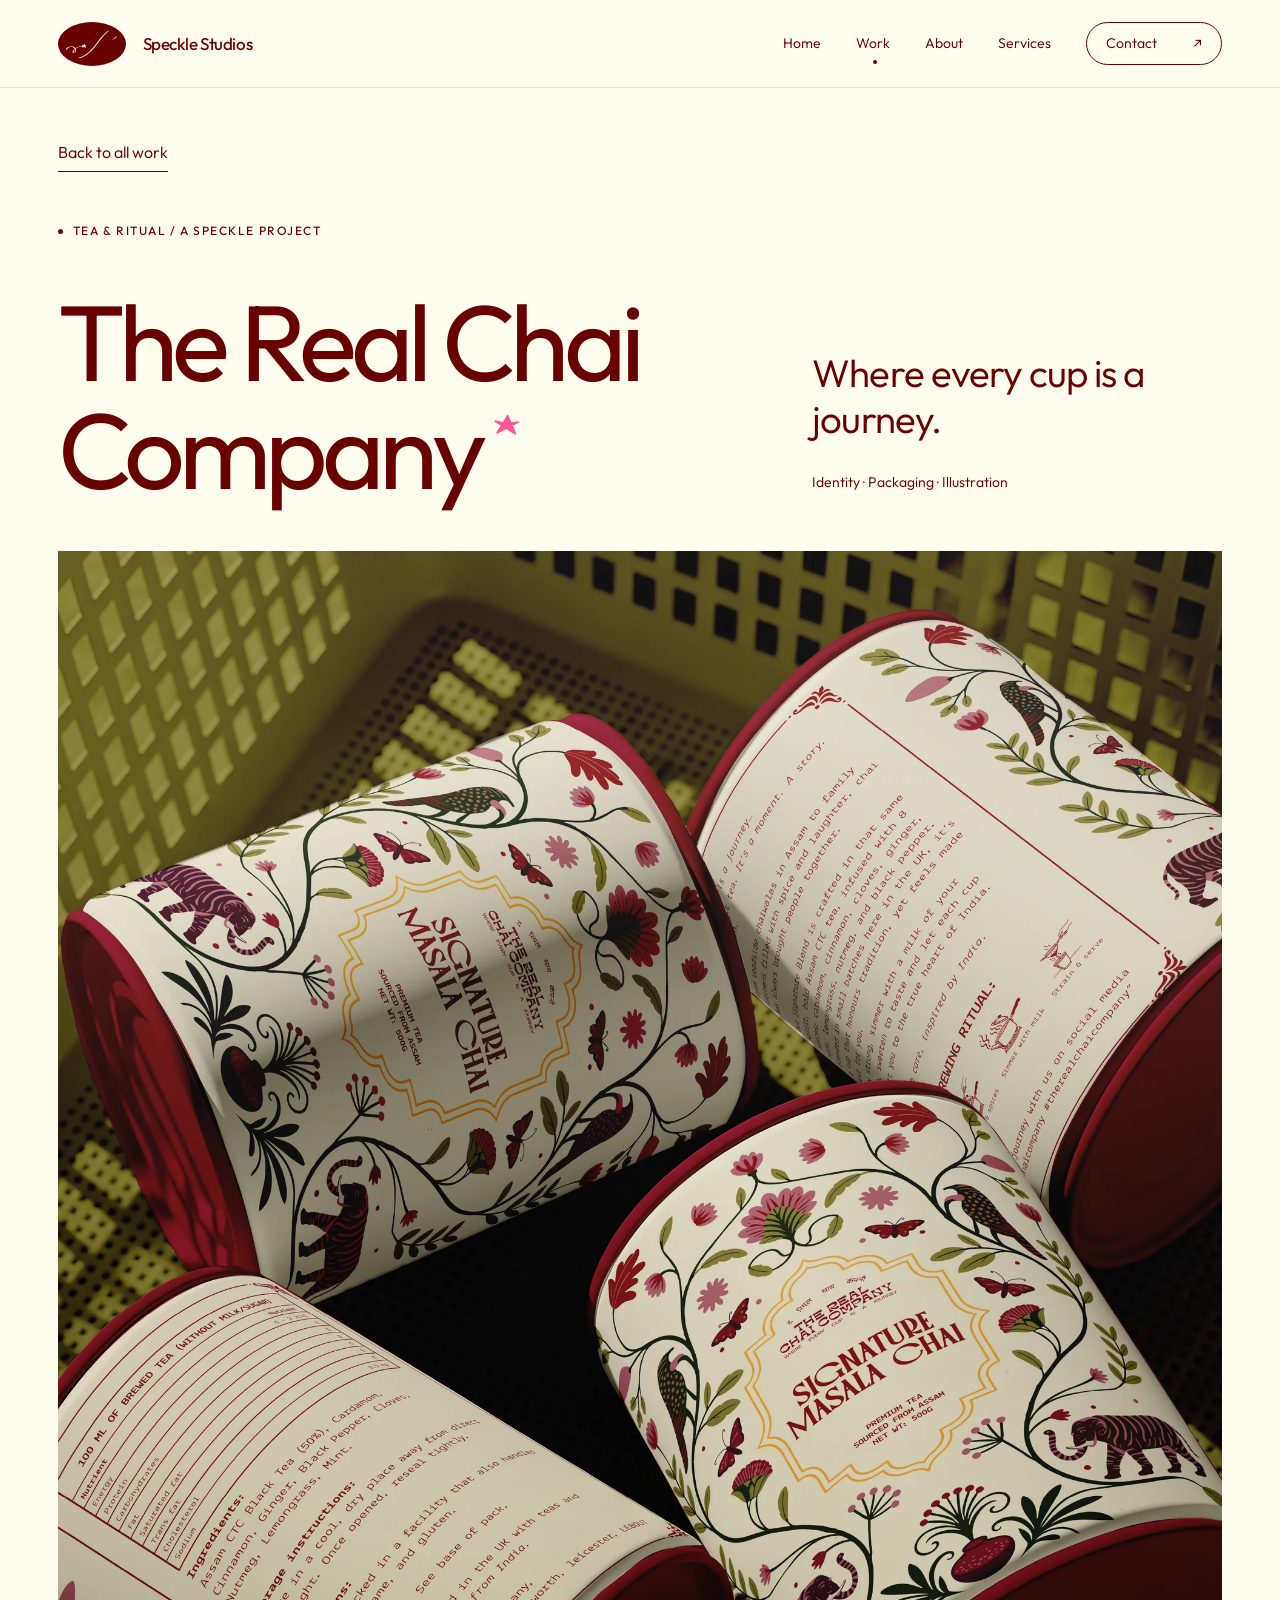
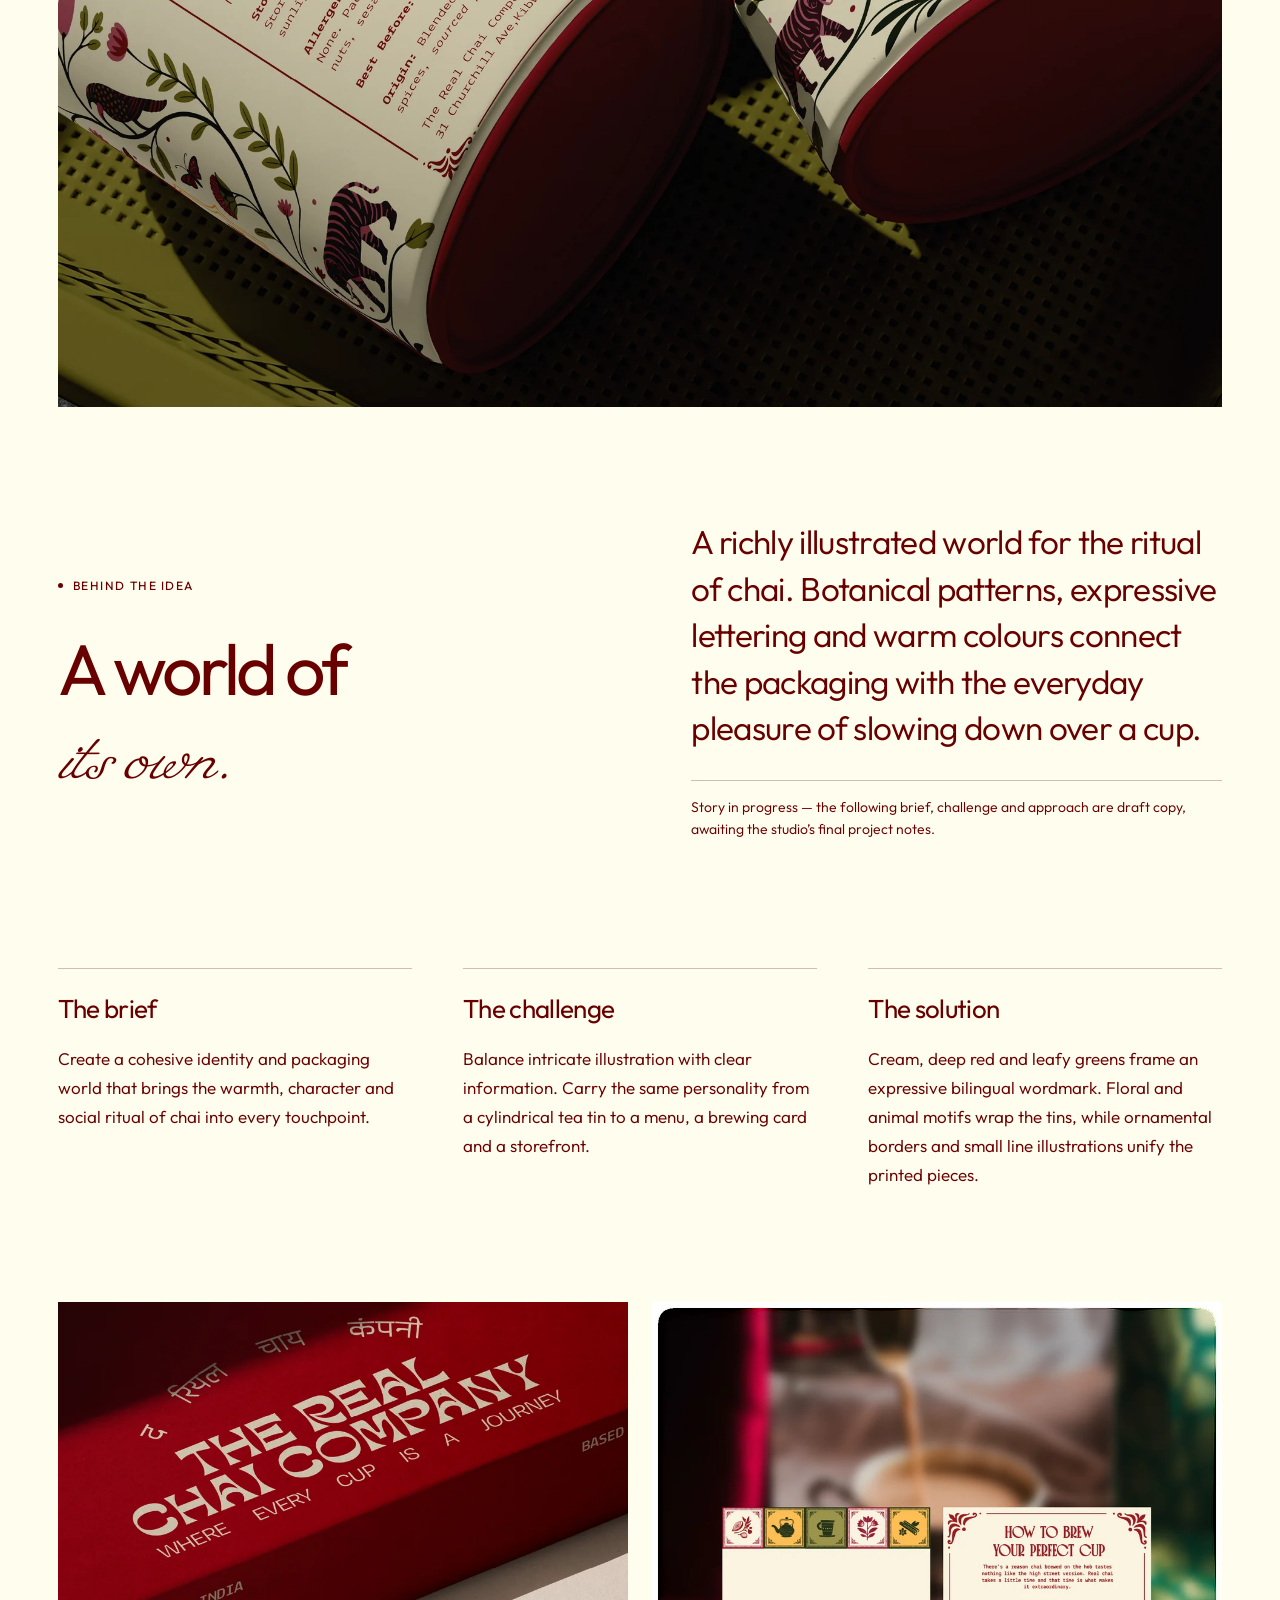
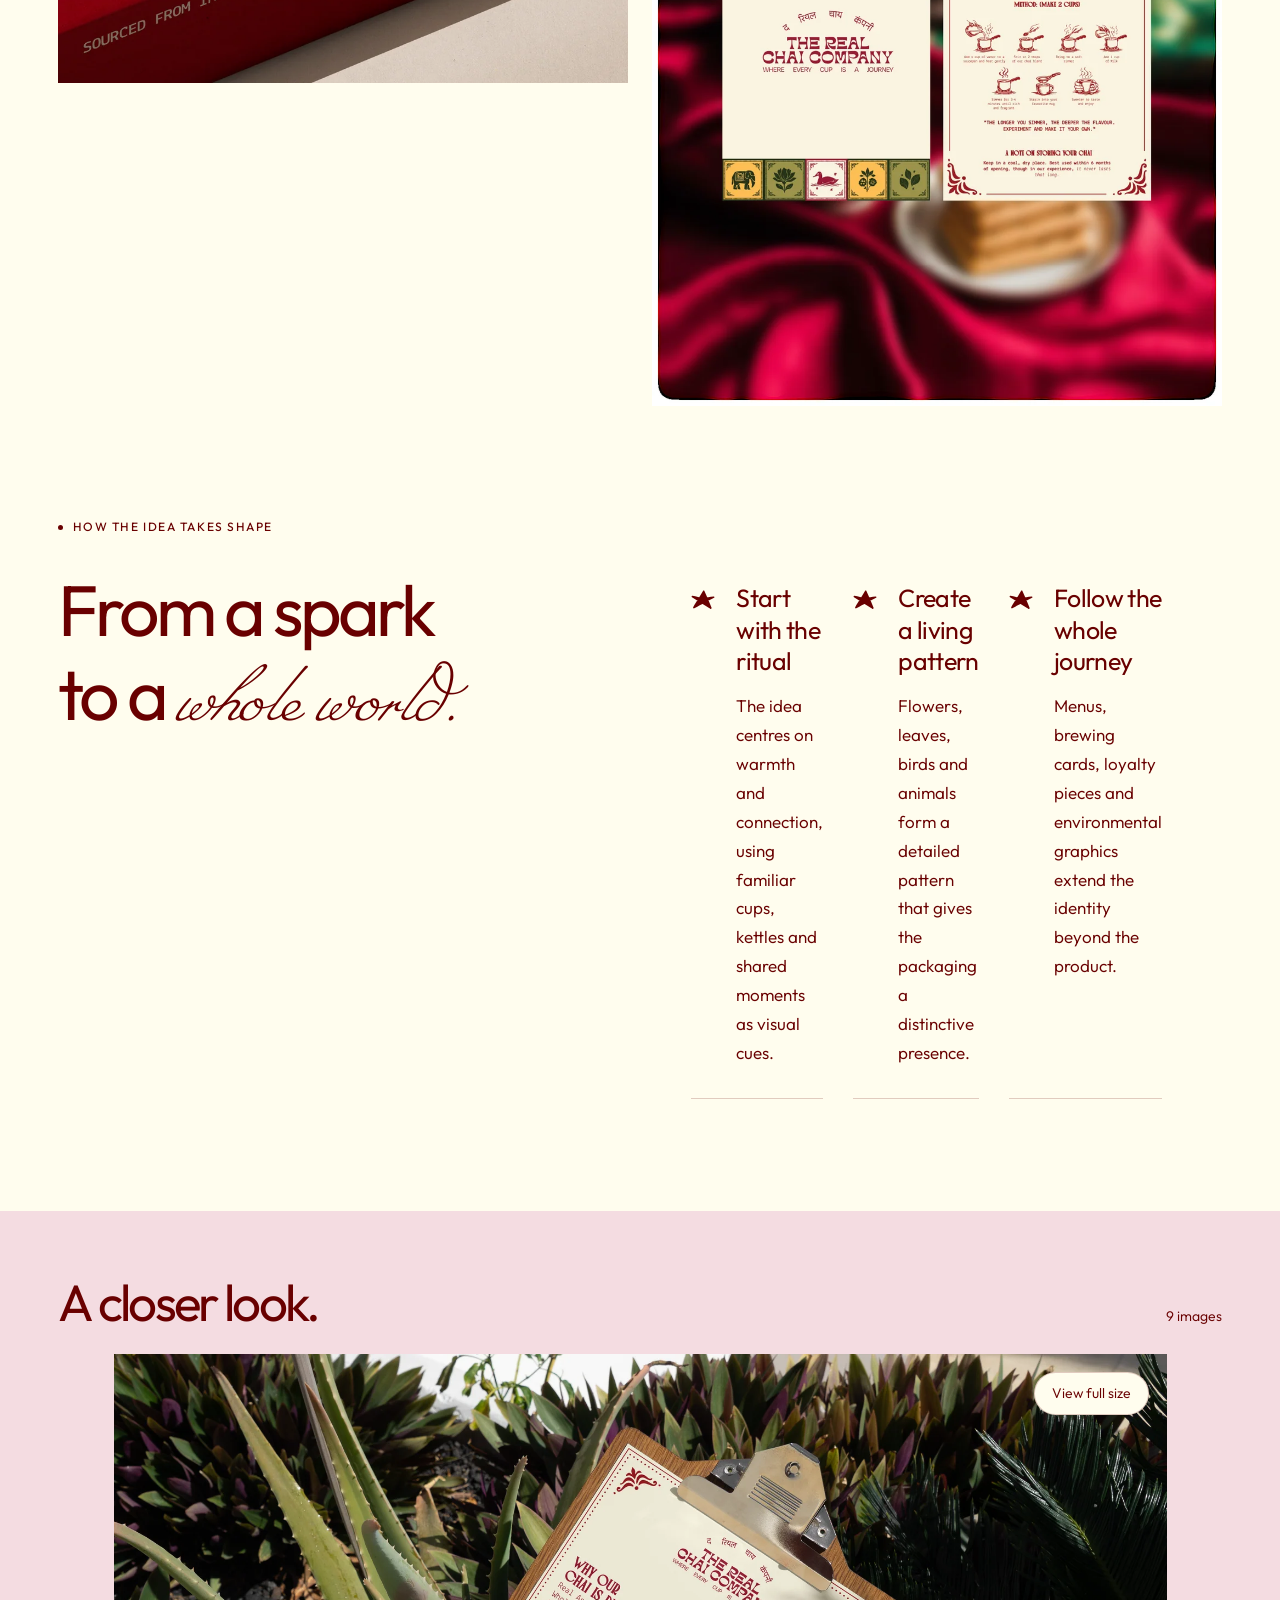
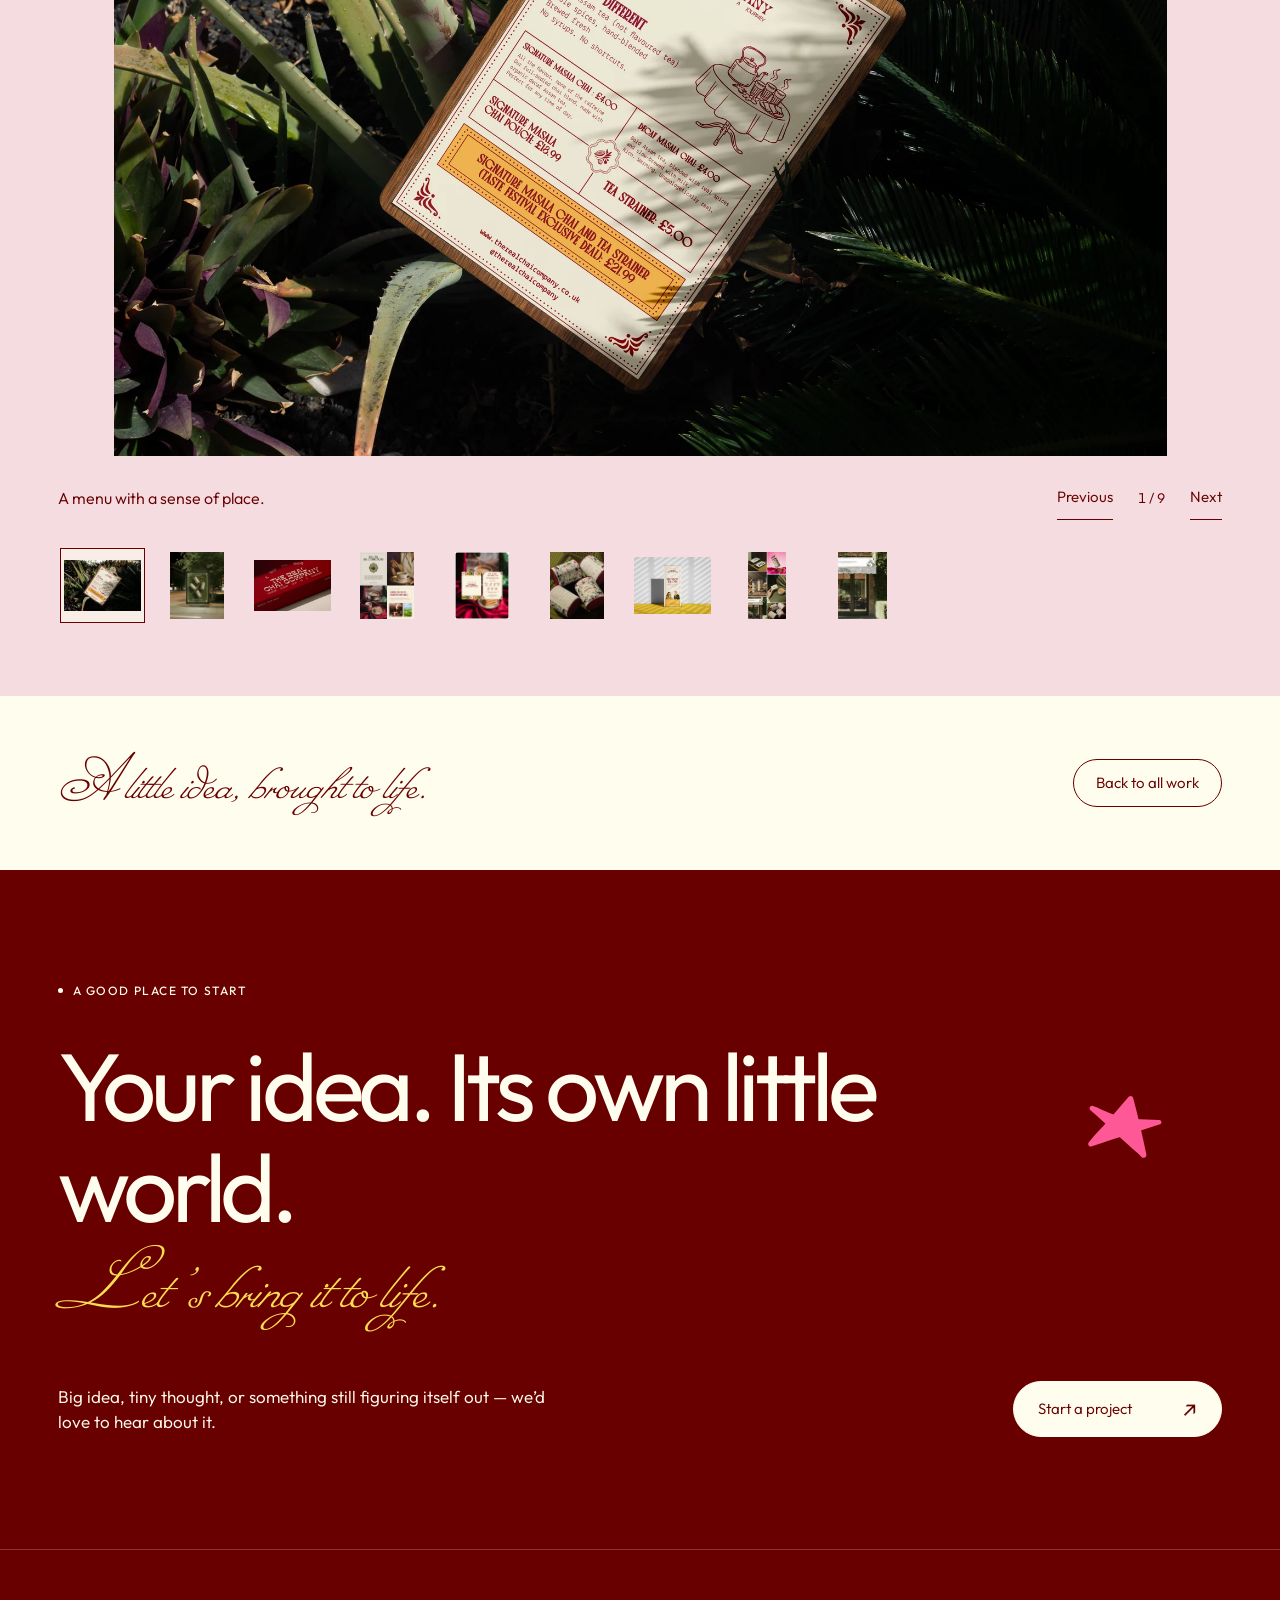
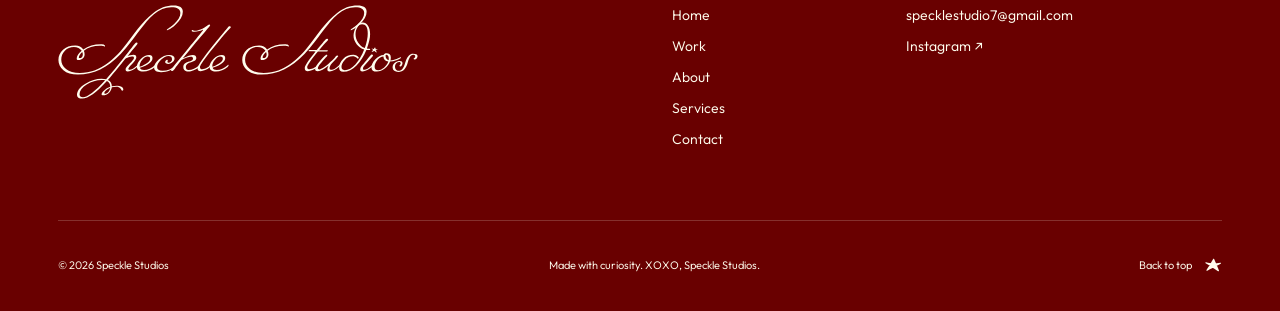
<file: work/the-real-chai-company/index.html>
<!doctype html>
<html lang="en">
  <head>
    <meta charset="utf-8" />
    <meta name="viewport" content="width=device-width, initial-scale=1" />
    <link
      rel="preload"
      as="image"
      imagesrcset="../../projects/the-real-chai-company/6-480.webp 480w, ../../projects/the-real-chai-company/6-960.webp 960w, ../../projects/the-real-chai-company/6-1920.webp 1920w"
      imagesizes="100vw"
      fetchpriority="high"
    />
    <link rel="preload" as="image" href="../../brand/logomark.svg" />
    <link
      rel="preload"
      as="image"
      imagesrcset="../../projects/the-real-chai-company/1-480.webp 480w, ../../projects/the-real-chai-company/1-960.webp 960w, ../../projects/the-real-chai-company/1-1920.webp 1920w"
      imagesizes="90vw"
      fetchpriority="high"
    />
    <link rel="preload" as="image" href="../../brand/wordmark.svg" />
    <link rel="stylesheet" href="../../styles.css" data-precedence="next" />
    <title>The Real Chai Company — Speckle Studios</title>
    <meta name="description" content="Where every cup is a journey." />
    <meta property="og:title" content="Speckle Studios" />
    <meta
      property="og:description"
      content="An independent multidisciplinary design studio with a soft spot for stories, typography, and the little details that make things feel like themselves."
    />
    <meta property="og:image" content="../../brand/og.png" />
    <meta property="og:image:width" content="1200" />
    <meta property="og:image:height" content="630" />
    <meta property="og:type" content="website" />
    <meta name="twitter:card" content="summary_large_image" />
    <meta name="twitter:title" content="Speckle Studios" />
    <meta
      name="twitter:description"
      content="An independent multidisciplinary design studio with a soft spot for stories, typography, and the little details that make things feel like themselves."
    />
    <meta name="twitter:image" content="../../brand/og.png" />
    <meta name="twitter:image:width" content="1200" />
    <meta name="twitter:image:height" content="630" />
    <link rel="icon" href="../../brand/favicon.svg" />
  </head>
  <body>
    <div hidden=""><!--$--><!--/$--></div>
    <a href="#main" class="skip-link">Skip to content</a>
    <header class="header">
      <a
        class="nav-brand"
        aria-label="Speckle Studios home"
        href="../../index.html"
        ><img
          src="../../brand/logomark.svg"
          width="66"
          height="40"
          alt=""
        /><span class="nav-studio-name">Speckle Studios</span></a
      >
      <nav aria-label="Main navigation" class="desktop-nav">
        <a class="" href="../../index.html">Home</a
        ><a aria-current="page" class="" href="../index.html">Work</a
        ><a class="" href="../../about/index.html">About</a
        ><a class="" href="../../services/index.html">Services</a
        ><a class="nav-contact" href="../../contact/index.html"
          >Contact<span aria-hidden="true">↗</span></a
        >
      </nav>
      <button
        class="menu-toggle"
        aria-expanded="false"
        aria-controls="mobile-navigation"
      >
        Menu +
      </button>
    </header>
    <main id="main" class="case-page">
      <section class="case-intro section">
        <a class="plain-link" href="../index.html">Back to all work</a>
        <div class="case-title-row">
          <div>
            <div class="eyebrow">
              <span class="tiny-speck"></span>Tea &amp; ritual<!-- -->
              / A Speckle project
            </div>
            <h1>
              The Real Chai Company<span class="case-title-star"
                ><svg class="star" viewBox="-12 -1 25 21" aria-hidden="true">
                  <path
                    d="M0 0C.327 .55 1.142 .51 1.41-.071 3.957-5.576 6.344-11.156 8.567-16.8 8.894-17.63 7.911-18.361 7.201-17.819 6.789-17.504 6.396-17.227 6.077-17.037-.094-13.365-4.862-9.893-11.032-6.221-11.791-5.769-11.367-4.597-10.497-4.749-8.667-5.067-6.855-5.585-5.042-6.002 .203-7.207 5.253-6.137 10.709-5.503 11.467-5.415 11.782-6.439 11.105-6.792 7.806-8.511 4.674-10.289 1.443-11.94-.697-13.033-2.502-13.77-4.92-15.176-5.818-15.699-7.478-16.442-8.651-17.26-9.32-17.727-10.192-16.999-9.831-16.268-8.539-13.648-6.556-11.044-5.117-8.62Z"
                    transform="scale(1 -1)"
                    fill="currentColor"
                  ></path></svg
              ></span>
            </h1>
          </div>
          <div>
            <p>Where every cup is a journey.</p>
            <span class="project-category"
              >Identity · Packaging · Illustration</span
            >
          </div>
        </div>
      </section>
      <div class="case-hero-art">
        <img
          src="../../projects/the-real-chai-company/6-1920.webp"
          srcset="
            ../../projects/the-real-chai-company/6-480.webp   480w,
            ../../projects/the-real-chai-company/6-960.webp   960w,
            ../../projects/the-real-chai-company/6-1920.webp 1920w
          "
          sizes="100vw"
          width="1920"
          height="2400"
          alt="Floral and animal-patterned masala chai tins with red lids"
          loading="eager"
          decoding="async"
          fetchpriority="high"
        />
      </div>
      <section class="case-overview section">
        <div>
          <div class="eyebrow">
            <span class="tiny-speck"></span>Behind the idea
          </div>
          <h2>A world of<br /><em class="script">its own.</em></h2>
        </div>
        <div>
          <p class="case-lead">
            A richly illustrated world for the ritual of chai. Botanical
            patterns, expressive lettering and warm colours connect the
            packaging with the everyday pleasure of slowing down over a cup.
          </p>
          <p class="draft-copy-label">
            Story in progress — the following brief, challenge and approach are
            draft copy, awaiting the studio’s final project notes.
          </p>
        </div>
      </section>
      <section class="case-narrative section" aria-label="Project story">
        <article>
          <h3>The brief</h3>
          <p>
            Create a cohesive identity and packaging world that brings the
            warmth, character and social ritual of chai into every touchpoint.
          </p>
        </article>
        <article>
          <h3>The challenge</h3>
          <p>
            Balance intricate illustration with clear information. Carry the
            same personality from a cylindrical tea tin to a menu, a brewing
            card and a storefront.
          </p>
        </article>
        <article>
          <h3>The solution</h3>
          <p>
            Cream, deep red and leafy greens frame an expressive bilingual
            wordmark. Floral and animal motifs wrap the tins, while ornamental
            borders and small line illustrations unify the printed pieces.
          </p>
        </article>
      </section>
      <div class="case-image-pair">
        <figure>
          <img
            src="../../projects/the-real-chai-company/3-1920.webp"
            srcset="
              ../../projects/the-real-chai-company/3-480.webp   480w,
              ../../projects/the-real-chai-company/3-960.webp   960w,
              ../../projects/the-real-chai-company/3-1920.webp 1920w
            "
            sizes="(max-width:700px) 100vw, 50vw"
            width="1920"
            height="1281"
            alt="Close-up of a red box with a cream bilingual chai wordmark"
            loading="lazy"
            decoding="async"
            fetchpriority="auto"
          />
        </figure>
        <figure>
          <img
            src="../../projects/the-real-chai-company/5-1920.webp"
            srcset="
              ../../projects/the-real-chai-company/5-480.webp   480w,
              ../../projects/the-real-chai-company/5-960.webp   960w,
              ../../projects/the-real-chai-company/5-1920.webp 1153w
            "
            sizes="(max-width:700px) 100vw, 50vw"
            width="1153"
            height="1424"
            alt="Two printed brewing cards with illustrated steps and decorative borders"
            loading="lazy"
            decoding="async"
            fetchpriority="auto"
          />
        </figure>
      </div>
      <section class="case-process section">
        <div>
          <div class="eyebrow">
            <span class="tiny-speck"></span>How the idea takes shape
          </div>
          <h2>From a spark<br />to a <em class="script">whole world.</em></h2>
        </div>
        <div class="process-steps">
          <article>
            <svg class="star" viewBox="-12 -1 25 21" aria-hidden="true">
              <path
                d="M0 0C.327 .55 1.142 .51 1.41-.071 3.957-5.576 6.344-11.156 8.567-16.8 8.894-17.63 7.911-18.361 7.201-17.819 6.789-17.504 6.396-17.227 6.077-17.037-.094-13.365-4.862-9.893-11.032-6.221-11.791-5.769-11.367-4.597-10.497-4.749-8.667-5.067-6.855-5.585-5.042-6.002 .203-7.207 5.253-6.137 10.709-5.503 11.467-5.415 11.782-6.439 11.105-6.792 7.806-8.511 4.674-10.289 1.443-11.94-.697-13.033-2.502-13.77-4.92-15.176-5.818-15.699-7.478-16.442-8.651-17.26-9.32-17.727-10.192-16.999-9.831-16.268-8.539-13.648-6.556-11.044-5.117-8.62Z"
                transform="scale(1 -1)"
                fill="currentColor"
              ></path>
            </svg>
            <div>
              <h3>Start with the ritual</h3>
              <p>
                The idea centres on warmth and connection, using familiar cups,
                kettles and shared moments as visual cues.
              </p>
            </div>
          </article>
          <article>
            <svg class="star" viewBox="-12 -1 25 21" aria-hidden="true">
              <path
                d="M0 0C.327 .55 1.142 .51 1.41-.071 3.957-5.576 6.344-11.156 8.567-16.8 8.894-17.63 7.911-18.361 7.201-17.819 6.789-17.504 6.396-17.227 6.077-17.037-.094-13.365-4.862-9.893-11.032-6.221-11.791-5.769-11.367-4.597-10.497-4.749-8.667-5.067-6.855-5.585-5.042-6.002 .203-7.207 5.253-6.137 10.709-5.503 11.467-5.415 11.782-6.439 11.105-6.792 7.806-8.511 4.674-10.289 1.443-11.94-.697-13.033-2.502-13.77-4.92-15.176-5.818-15.699-7.478-16.442-8.651-17.26-9.32-17.727-10.192-16.999-9.831-16.268-8.539-13.648-6.556-11.044-5.117-8.62Z"
                transform="scale(1 -1)"
                fill="currentColor"
              ></path>
            </svg>
            <div>
              <h3>Create a living pattern</h3>
              <p>
                Flowers, leaves, birds and animals form a detailed pattern that
                gives the packaging a distinctive presence.
              </p>
            </div>
          </article>
          <article>
            <svg class="star" viewBox="-12 -1 25 21" aria-hidden="true">
              <path
                d="M0 0C.327 .55 1.142 .51 1.41-.071 3.957-5.576 6.344-11.156 8.567-16.8 8.894-17.63 7.911-18.361 7.201-17.819 6.789-17.504 6.396-17.227 6.077-17.037-.094-13.365-4.862-9.893-11.032-6.221-11.791-5.769-11.367-4.597-10.497-4.749-8.667-5.067-6.855-5.585-5.042-6.002 .203-7.207 5.253-6.137 10.709-5.503 11.467-5.415 11.782-6.439 11.105-6.792 7.806-8.511 4.674-10.289 1.443-11.94-.697-13.033-2.502-13.77-4.92-15.176-5.818-15.699-7.478-16.442-8.651-17.26-9.32-17.727-10.192-16.999-9.831-16.268-8.539-13.648-6.556-11.044-5.117-8.62Z"
                transform="scale(1 -1)"
                fill="currentColor"
              ></path>
            </svg>
            <div>
              <h3>Follow the whole journey</h3>
              <p>
                Menus, brewing cards, loyalty pieces and environmental graphics
                extend the identity beyond the product.
              </p>
            </div>
          </article>
        </div>
      </section>
      <div class="case-gallery-wrap section">
        <section
          class="project-gallery"
          aria-label="The Real Chai Company image and video gallery"
        >
          <div class="gallery-top">
            <h2>A closer look.</h2>
            <span
              >9<!-- -->
              images</span
            >
          </div>
          <div class="gallery-stage" style="--image-ratio: 1.5">
            <img
              src="../../projects/the-real-chai-company/1-1920.webp"
              srcset="
                ../../projects/the-real-chai-company/1-480.webp   480w,
                ../../projects/the-real-chai-company/1-960.webp   960w,
                ../../projects/the-real-chai-company/1-1920.webp 1920w
              "
              sizes="90vw"
              width="1920"
              height="1280"
              alt="Cream and red chai menu on a clipboard among green plants"
              loading="eager"
              decoding="async"
              fetchpriority="high"
            /><button class="gallery-expand">View full size</button>
          </div>
          <div class="gallery-bottom">
            <p>A menu with a sense of place.</p>
            <div class="gallery-controls">
              <button aria-label="Previous slide">Previous</button
              ><span aria-live="polite" aria-atomic="true"
                >1<!-- -->
                /
                <!-- -->9<span class="sr-only">
                  —
                  <!-- -->A menu with a sense of place.</span
                ></span
              ><button aria-label="Next slide">Next</button>
            </div>
          </div>
          <div class="gallery-thumbnails" aria-label="Choose a slide">
            <button
              class="active"
              aria-label="Show image 1: A menu with a sense of place."
              aria-pressed="true"
            >
              <img
                src="../../projects/the-real-chai-company/1-480.webp"
                alt=""
                loading="lazy"
              /></button
            ><button
              class=""
              aria-label="Show image 2: The packaging, out in the world."
              aria-pressed="false"
            >
              <img
                src="../../projects/the-real-chai-company/2-480.webp"
                alt=""
                loading="lazy"
              /></button
            ><button
              class=""
              aria-label="Show image 3: The name, full of character."
              aria-pressed="false"
            >
              <img
                src="../../projects/the-real-chai-company/3-480.webp"
                alt=""
                loading="lazy"
              /></button
            ><button
              class=""
              aria-label="Show image 4: Real chai. Real connections."
              aria-pressed="false"
            >
              <img
                src="../../projects/the-real-chai-company/4-480.webp"
                alt=""
                loading="lazy"
              /></button
            ><button
              class=""
              aria-label="Show image 5: A guide to the everyday ritual."
              aria-pressed="false"
            >
              <img
                src="../../projects/the-real-chai-company/5-480.webp"
                alt=""
                loading="lazy"
              /></button
            ><button
              class=""
              aria-label="Show image 6: A little world wrapped around a tin."
              aria-pressed="false"
            >
              <img
                src="../../projects/the-real-chai-company/6-480.webp"
                alt=""
                loading="lazy"
              /></button
            ><button
              class=""
              aria-label="Show image 7: An invitation to share a cup."
              aria-pressed="false"
            >
              <img
                src="../../projects/the-real-chai-company/7-480.webp"
                alt=""
                loading="lazy"
              /></button
            ><button
              class=""
              aria-label="Show image 8: One identity, many moments."
              aria-pressed="false"
            >
              <img
                src="../../projects/the-real-chai-company/8-480.webp"
                alt=""
                loading="lazy"
              /></button
            ><button
              class=""
              aria-label="Show image 9: The ritual begins at the door."
              aria-pressed="false"
            >
              <img
                src="../../projects/the-real-chai-company/9-480.webp"
                alt=""
                loading="lazy"
              />
            </button>
          </div>
          <dialog class="gallery-dialog">
            <div class="gallery-modal-top">
              <span
                >The Real Chai Company<!-- -->
                /
                <!-- -->A menu with a sense of place.</span
              ><button autofocus="">Close ×</button>
            </div>
            <div class="gallery-modal-media"></div>
            <div class="gallery-controls">
              <button aria-label="Previous slide">Previous</button
              ><span aria-live="polite" aria-atomic="true"
                >1<!-- -->
                /
                <!-- -->9<span class="sr-only">
                  —
                  <!-- -->A menu with a sense of place.</span
                ></span
              ><button aria-label="Next slide">Next</button>
            </div>
          </dialog>
        </section>
      </div>
      <section class="case-end section">
        <span class="script">A little idea, brought to life.</span
        ><a class="studio-reset" href="../index.html">Back to all work</a>
      </section>
      <section class="closing section">
        <div class="eyebrow">
          <span class="tiny-speck"></span>A good place to start
        </div>
        <h2 data-reveal="true">Your idea. Its own little world.</h2>
        <p class="script">Let’s bring it to life.</p>
        <div class="closing-bottom">
          <p>
            Big idea, tiny thought, or something still figuring itself out —
            we’d love to hear about it.
          </p>
          <a class="button magnetic light" href="../../contact/index.html"
            >Start a project<span aria-hidden="true">↗</span></a
          >
        </div>
        <svg
          class="star closing-star"
          viewBox="-12 -1 25 21"
          aria-hidden="true"
        >
          <path
            d="M0 0C.327 .55 1.142 .51 1.41-.071 3.957-5.576 6.344-11.156 8.567-16.8 8.894-17.63 7.911-18.361 7.201-17.819 6.789-17.504 6.396-17.227 6.077-17.037-.094-13.365-4.862-9.893-11.032-6.221-11.791-5.769-11.367-4.597-10.497-4.749-8.667-5.067-6.855-5.585-5.042-6.002 .203-7.207 5.253-6.137 10.709-5.503 11.467-5.415 11.782-6.439 11.105-6.792 7.806-8.511 4.674-10.289 1.443-11.94-.697-13.033-2.502-13.77-4.92-15.176-5.818-15.699-7.478-16.442-8.651-17.26-9.32-17.727-10.192-16.999-9.831-16.268-8.539-13.648-6.556-11.044-5.117-8.62Z"
            transform="scale(1 -1)"
            fill="currentColor"
          ></path>
        </svg>
      </section>
    </main>
    <!--$--><!--/$-->
    <footer class="footer">
      <div class="footer-top">
        <a aria-label="Speckle Studios home" href="../../index.html"
          ><img
            class="footer-logo"
            src="../../brand/wordmark.svg"
            width="430"
            height="112"
            alt="Speckle Studios"
        /></a>
        <nav aria-label="Footer navigation">
          <a href="../../index.html">Home</a><a href="../index.html">Work</a
          ><a href="../../about/index.html">About</a
          ><a href="../../services/index.html">Services</a
          ><a href="../../contact/index.html">Contact</a>
        </nav>
        <div class="footer-socials">
          <a href="mailto:specklestudio7@gmail.com">specklestudio7@gmail.com</a
          ><a href="https://www.instagram.com/speckle.studios/">Instagram ↗</a
          ><span class="small"></span>
        </div>
      </div>
      <div class="footer-bottom">
        <span
          >©
          <!-- -->2026<!-- -->
          Speckle Studios</span
        ><span>Made with curiosity. XOXO, Speckle Studios.</span
        ><button>
          Back to top
          <svg class="star" viewBox="-12 -1 25 21" aria-hidden="true">
            <path
              d="M0 0C.327 .55 1.142 .51 1.41-.071 3.957-5.576 6.344-11.156 8.567-16.8 8.894-17.63 7.911-18.361 7.201-17.819 6.789-17.504 6.396-17.227 6.077-17.037-.094-13.365-4.862-9.893-11.032-6.221-11.791-5.769-11.367-4.597-10.497-4.749-8.667-5.067-6.855-5.585-5.042-6.002 .203-7.207 5.253-6.137 10.709-5.503 11.467-5.415 11.782-6.439 11.105-6.792 7.806-8.511 4.674-10.289 1.443-11.94-.697-13.033-2.502-13.77-4.92-15.176-5.818-15.699-7.478-16.442-8.651-17.26-9.32-17.727-10.192-16.999-9.831-16.268-8.539-13.648-6.556-11.044-5.117-8.62Z"
              transform="scale(1 -1)"
              fill="currentColor"
            ></path>
          </svg>
        </button>
      </div>
    </footer>
    <script type="application/json" id="gallery-data">
      [
        {
          "id": 1,
          "type": "image",
          "alt": "Cream and red chai menu on a clipboard among green plants",
          "caption": "A menu with a sense of place."
        },
        {
          "id": 2,
          "type": "image",
          "alt": "Illuminated outdoor billboard showing illustrated tea tins on moss",
          "caption": "The packaging, out in the world."
        },
        {
          "id": 3,
          "type": "image",
          "alt": "Close-up of a red box with a cream bilingual chai wordmark",
          "caption": "The name, full of character."
        },
        {
          "id": 4,
          "type": "image",
          "alt": "Brand story panels with chai, biscuits, illustrations and typography",
          "caption": "Real chai. Real connections."
        },
        {
          "id": 5,
          "type": "image",
          "alt": "Two printed brewing cards with illustrated steps and decorative borders",
          "caption": "A guide to the everyday ritual."
        },
        {
          "id": 6,
          "type": "image",
          "alt": "Floral and animal-patterned masala chai tins with red lids",
          "caption": "A little world wrapped around a tin."
        },
        {
          "id": 7,
          "type": "image",
          "alt": "Cream and yellow roller banner with an illustrated couple sharing chai",
          "caption": "An invitation to share a cup."
        },
        {
          "id": 8,
          "type": "image",
          "alt": "Collage of loyalty cards, tea tins, cups and storefront applications",
          "caption": "One identity, many moments."
        },
        {
          "id": 9,
          "type": "image",
          "alt": "Green and cream chai storefront awning with a peacock and kettle illustration",
          "caption": "The ritual begins at the door."
        }
      ]
    </script>
    <script defer src="../../vendor/preact.js"></script>
    <script defer src="../../vendor/hooks.js"></script>
    <script defer src="../../components.js"></script>
    <script defer src="../../script.js"></script>
  </body>
</html>
</file>
<file: styles.css>
@layer properties {
  @supports (((-webkit-hyphens: none)) and (not (margin-trim: inline))) or
    ((-moz-orient: inline) and (not (color: rgb(from red r g b)))) {
    *,
    :before,
    :after,
    ::backdrop {
      --tw-rotate-x: initial;
      --tw-rotate-y: initial;
      --tw-rotate-z: initial;
      --tw-skew-x: initial;
      --tw-skew-y: initial;
    }
  }
}
@layer theme {
  :root,
  :host {
    --font-mono:
      ui-monospace, SFMono-Regular, Menlo, Monaco, Consolas, "Liberation Mono",
      "Courier New", monospace;
    --default-font-family: var(--sans);
    --default-mono-font-family: var(--font-mono);
  }
}
@layer base {
  *,
  :after,
  :before,
  ::backdrop {
    box-sizing: border-box;
    border: 0 solid;
    margin: 0;
    padding: 0;
  }
  ::file-selector-button {
    box-sizing: border-box;
    border: 0 solid;
    margin: 0;
    padding: 0;
  }
  html,
  :host {
    -webkit-text-size-adjust: 100%;
    tab-size: 4;
    line-height: 1.5;
    font-family: var(
      --default-font-family,
      -apple-system,
      BlinkMacSystemFont,
      "Segoe UI",
      Roboto,
      "Helvetica Neue",
      "Noto Sans",
      Arial,
      sans-serif,
      "Apple Color Emoji",
      "Segoe UI Emoji",
      "Segoe UI Symbol",
      "Noto Color Emoji"
    );
    font-feature-settings: var(--default-font-feature-settings, normal);
    font-variation-settings: var(--default-font-variation-settings, normal);
    -webkit-tap-highlight-color: transparent;
  }
  hr {
    height: 0;
    color: inherit;
    border-top-width: 1px;
  }
  abbr:where([title]) {
    -webkit-text-decoration: underline dotted;
    text-decoration: underline dotted;
  }
  h1,
  h2,
  h3,
  h4,
  h5,
  h6 {
    font-size: inherit;
    font-weight: inherit;
  }
  a {
    color: inherit;
    -webkit-text-decoration: inherit;
    -webkit-text-decoration: inherit;
    -webkit-text-decoration: inherit;
    -webkit-text-decoration: inherit;
    text-decoration: inherit;
  }
  b,
  strong {
    font-weight: bolder;
  }
  code,
  kbd,
  samp,
  pre {
    font-family: var(
      --default-mono-font-family,
      ui-monospace,
      SFMono-Regular,
      Menlo,
      Monaco,
      Consolas,
      "Liberation Mono",
      "Courier New",
      monospace
    );
    font-feature-settings: var(--default-mono-font-feature-settings, normal);
    font-variation-settings: var(
      --default-mono-font-variation-settings,
      normal
    );
    font-size: 1em;
  }
  small {
    font-size: 80%;
  }
  sub,
  sup {
    vertical-align: baseline;
    font-size: 75%;
    line-height: 0;
    position: relative;
  }
  sub {
    bottom: -0.25em;
  }
  sup {
    top: -0.5em;
  }
  table {
    text-indent: 0;
    border-color: inherit;
    border-collapse: collapse;
  }
  :-moz-focusring:where(:not(iframe)) {
    outline: auto;
  }
  progress {
    vertical-align: baseline;
  }
  summary {
    display: list-item;
  }
  ol,
  ul,
  menu {
    list-style: none;
  }
  img,
  svg,
  video,
  canvas,
  audio,
  iframe,
  embed,
  object {
    vertical-align: middle;
    display: block;
  }
  img,
  video {
    max-width: 100%;
    height: auto;
  }
  button,
  input,
  select,
  optgroup,
  textarea {
    font: inherit;
    font-feature-settings: inherit;
    font-variation-settings: inherit;
    letter-spacing: inherit;
    color: inherit;
    opacity: 1;
    background-color: #0000;
    border-radius: 0;
  }
  ::file-selector-button {
    font: inherit;
    font-feature-settings: inherit;
    font-variation-settings: inherit;
    letter-spacing: inherit;
    color: inherit;
    opacity: 1;
    background-color: #0000;
    border-radius: 0;
  }
  :where(select:is([multiple], [size])) optgroup {
    font-weight: bolder;
  }
  :where(select:is([multiple], [size])) optgroup option {
    padding-inline-start: 20px;
  }
  ::file-selector-button {
    margin-inline-end: 4px;
  }
  ::placeholder {
    opacity: 1;
  }
  @supports (not ((-webkit-appearance: -apple-pay-button))) or
    (contain-intrinsic-size: 1px) {
    ::placeholder {
      color: currentColor;
    }
    @supports (color: color-mix(in lab, red, red)) {
      ::placeholder {
        color: color-mix(in oklab, currentcolor 50%, transparent);
      }
    }
  }
  textarea {
    resize: vertical;
  }
  ::-webkit-search-decoration {
    -webkit-appearance: none;
  }
  ::-webkit-date-and-time-value {
    min-height: 1lh;
    text-align: inherit;
  }
  ::-webkit-datetime-edit {
    display: inline-flex;
  }
  ::-webkit-datetime-edit-fields-wrapper {
    padding: 0;
  }
  ::-webkit-datetime-edit {
    padding-block: 0;
  }
  ::-webkit-datetime-edit-year-field {
    padding-block: 0;
  }
  ::-webkit-datetime-edit-month-field {
    padding-block: 0;
  }
  ::-webkit-datetime-edit-day-field {
    padding-block: 0;
  }
  ::-webkit-datetime-edit-hour-field {
    padding-block: 0;
  }
  ::-webkit-datetime-edit-minute-field {
    padding-block: 0;
  }
  ::-webkit-datetime-edit-second-field {
    padding-block: 0;
  }
  ::-webkit-datetime-edit-millisecond-field {
    padding-block: 0;
  }
  ::-webkit-datetime-edit-meridiem-field {
    padding-block: 0;
  }
  ::-webkit-calendar-picker-indicator {
    line-height: 1;
  }
  :-moz-ui-invalid {
    box-shadow: none;
  }
  button,
  input:where([type="button"], [type="reset"], [type="submit"]) {
    appearance: button;
  }
  ::file-selector-button {
    appearance: button;
  }
  ::-webkit-inner-spin-button {
    height: auto;
  }
  ::-webkit-outer-spin-button {
    height: auto;
  }
  [hidden]:where(:not([hidden="until-found"])) {
    display: none !important;
  }
}
@layer components;
@layer utilities {
  .visible {
    visibility: visible;
  }
  .sr-only {
    clip-path: inset(50%);
    white-space: nowrap;
    border-width: 0;
    width: 1px;
    height: 1px;
    margin: -1px;
    padding: 0;
    position: absolute;
    overflow: hidden;
  }
  .static {
    position: static;
  }
  .block {
    display: block;
  }
  .hidden {
    display: none;
  }
  .table {
    display: table;
  }
  .transform {
    transform: var(--tw-rotate-x,) var(--tw-rotate-y,) var(--tw-rotate-z,)
      var(--tw-skew-x,) var(--tw-skew-y,);
  }
  .resize {
    resize: both;
  }
  .rounded {
    border-radius: 0.25rem;
  }
}
@font-face {
  font-family: MissFajardose;
  src: url(./fonts/MissFajardose-Regular.ttf) format("truetype");
  font-display: swap;
  font-weight: 400;
}
@font-face {
  font-family: Outfit;
  src: url(./fonts/Outfit.ttf) format("truetype");
  font-display: swap;
  font-weight: 100 900;
}
:root {
  --red: #690000;
  --pink: #ff5896;
  --ivory: #fffdee;
  --yellow: #ffdd50;
  --ink: #0c0c0c;
  --sans: "Garet", "Outfit", sans-serif;
  --script: "MissFajardose", cursive;
  --gutter: clamp(22px, 4.5vw, 88px);
}
* {
  box-sizing: border-box;
}
html {
  scroll-behavior: smooth;
  scroll-padding-top: 110px;
}
body {
  background: var(--ivory);
  color: var(--red);
  font-family: var(--sans);
  -webkit-font-smoothing: antialiased;
  margin: 0;
  font-size: 17px;
  font-weight: 350;
  line-height: 1.5;
}
::selection {
  background: var(--pink);
  color: var(--red);
}
a {
  color: inherit;
  text-decoration: none;
}
button,
input,
textarea,
select {
  font: inherit;
  color: inherit;
}
button,
a,
summary,
input,
textarea,
select {
  -webkit-tap-highlight-color: transparent;
}
button {
  cursor: pointer;
}
button:disabled {
  cursor: wait;
  opacity: 0.6;
}
button {
  background: 0 0;
  border: 0;
}
img {
  max-width: 100%;
  display: block;
}
h1,
h2,
h3,
p {
  margin: 0;
}
h1,
h2,
h3 {
  font-weight: 400;
}
h1 {
  letter-spacing: -0.055em;
  font-size: clamp(65px, 7.7vw, 132px);
  line-height: 1.02;
}
h2 {
  letter-spacing: -0.055em;
  font-size: clamp(46px, 5.6vw, 88px);
  line-height: 1.05;
}
h3 {
  letter-spacing: -0.025em;
  font-size: 25px;
  line-height: 1.25;
}
p {
  max-width: 64ch;
}
p + p {
  margin-top: 1.2em;
}
:focus-visible {
  outline-offset: 6px;
  outline: 2px solid;
}
.script {
  font-family: var(--script);
  letter-spacing: 0;
  font-style: normal;
  font-weight: 400;
  line-height: 1.15;
}
.star {
  flex: none;
  width: 38px;
  height: 38px;
}
.small {
  letter-spacing: 0.02em;
  font-size: 13px;
  line-height: 1.5;
}
.section {
  padding: 112px var(--gutter);
}
.eyebrow {
  text-transform: uppercase;
  letter-spacing: 0.13em;
  align-items: center;
  gap: 10px;
  margin-bottom: 36px;
  font-size: 12px;
  font-weight: 450;
  display: flex;
}
.tiny-speck {
  background: currentColor;
  border-radius: 50%;
  width: 5px;
  height: 5px;
  display: inline-block;
}
.lead {
  letter-spacing: -0.025em;
  font-size: clamp(22px, 2.1vw, 31px);
  font-weight: 350;
  line-height: 1.4;
}
.text-link {
  border-bottom: 1px solid;
  padding: 5px 0;
  font-size: 15px;
  display: inline-block;
}
.button {
  border: 1px solid var(--red);
  background: var(--red);
  min-height: 56px;
  color: var(--ivory);
  border-radius: 50px;
  justify-content: space-between;
  align-items: center;
  gap: 50px;
  padding: 14px 24px;
  font-size: 15px;
  transition:
    background 0.25s,
    color 0.25s,
    transform 0.25s;
  display: inline-flex;
}
.button span {
  font-size: 23px;
  line-height: 1;
  transition: transform 0.25s;
}
.button:hover {
  background: var(--pink);
  color: var(--red);
  transform: translateY(-3px);
}
.button:hover span {
  transform: translate(3px, -3px);
}
.button.light {
  background: var(--ivory);
  color: var(--red);
  border-color: var(--ivory);
}
.button.light:hover {
  background: var(--yellow);
  border-color: var(--yellow);
}
.skip-link {
  z-index: 200;
  background: var(--yellow);
  color: var(--red);
  padding: 15px;
  position: fixed;
  top: -100px;
  left: 15px;
}
.skip-link:focus {
  top: 12px;
}
.sr-only {
  clip: rect(0, 0, 0, 0);
  white-space: nowrap;
  border: 0;
  width: 1px;
  height: 1px;
  margin: -1px;
  padding: 0;
  position: absolute;
  overflow: hidden;
}
.header {
  height: 88px;
  padding: 0 var(--gutter);
  background: var(--ivory);
  z-index: 40;
  border-bottom: 1px solid #69000020;
  justify-content: space-between;
  align-items: center;
  display: flex;
  position: sticky;
  top: 0;
}
.nav-brand {
  letter-spacing: 0.025em;
  align-items: center;
  gap: 17px;
  font-size: 11px;
  line-height: 1.4;
  display: flex;
}
.nav-brand img {
  background: var(--red);
  border-radius: 50%;
  width: 68px;
  height: 44px;
  padding: 6px;
}
.desktop-nav {
  align-items: center;
  gap: 35px;
  font-size: 14px;
  display: flex;
}
.desktop-nav a {
  padding: 10px 0;
  position: relative;
}
.desktop-nav a:not(.nav-contact):after {
  content: "";
  background: var(--red);
  border-radius: 50%;
  width: 4px;
  height: 4px;
  transition: transform 0.2s;
  position: absolute;
  bottom: 0;
  left: 50%;
  transform: scale(0);
}
.desktop-nav a:hover:after,
.desktop-nav a[aria-current="page"]:after {
  transform: scale(1);
}
.desktop-nav .nav-contact {
  border: 1px solid var(--red);
  border-radius: 30px;
  gap: 36px;
  padding: 10px 19px;
  display: flex;
}
.nav-contact:hover {
  background: var(--yellow);
}
.menu-toggle {
  min-height: 44px;
  display: none;
}
.hero {
  color: var(--ivory);
  min-height: calc(100svh - 88px);
  padding: 27px var(--gutter) 22px;
  background: linear-gradient(
    180deg,
    var(--yellow) -15%,
    var(--pink) 20%,
    var(--red) 74%
  );
  flex-direction: column;
  display: flex;
  position: relative;
  overflow: hidden;
}
.hero-topline {
  color: var(--red);
  letter-spacing: 0.13em;
  justify-content: space-between;
  font-size: 11px;
  font-weight: 450;
  display: flex;
}
.hero-wordmark {
  margin: clamp(50px, 7vh, 95px) 0 36px;
  position: relative;
}
.hero-wordmark img {
  width: 100%;
  height: auto;
}
.hero-bottom {
  justify-content: space-between;
  align-items: end;
  gap: 80px;
  margin-top: auto;
  padding-top: 15px;
  display: flex;
}
.hero-label {
  letter-spacing: 0.09em;
  font-size: 15px;
}
.hero-bottom p {
  opacity: 0.95;
  max-width: 530px;
  margin-top: 17px;
  font-size: 17px;
}
.hero-actions {
  flex-direction: column;
  flex: none;
  gap: 16px;
  width: 250px;
  display: flex;
}
.hero-actions .button {
  width: 100%;
}
.hero-secondary {
  justify-content: space-between;
  padding: 0 25px;
  font-size: 14px;
  display: flex;
}
.hero-foot {
  letter-spacing: 0.16em;
  align-items: center;
  gap: 24px;
  padding-top: 55px;
  font-size: 9px;
  display: flex;
  position: relative;
}
.hero-foot > span:nth-child(2) {
  font-size: 20px;
}
.hero-foot .star {
  width: 30px;
  height: 30px;
  color: var(--yellow);
  position: absolute;
  bottom: 0;
  right: 0;
}
.introduction {
  padding-bottom: 35px;
  position: relative;
  overflow: hidden;
}
.intro-grid {
  grid-template-columns: 1.6fr 1fr;
  gap: 9vw;
  display: grid;
}
.intro-grid h2 {
  padding-top: 10px;
}
.intro-grid h2 .script {
  margin-top: 5px;
  font-size: 1.5em;
  display: block;
}
.intro-copy {
  padding-top: 45px;
  position: relative;
}
.intro-copy > .star {
  width: 65px;
  height: 65px;
  position: absolute;
  top: -50px;
  right: 20px;
}
.intro-copy > p:not(.lead) {
  max-width: 370px;
  margin: 28px 0;
  font-size: 17px;
}
.work {
  background: var(--red);
  color: var(--ivory);
}
.section-heading {
  justify-content: space-between;
  gap: 25px;
  display: flex;
}
.section-heading .small {
  opacity: 0.65;
}
.work h2 .script {
  color: var(--pink);
  font-size: 1.45em;
}
.section-intro {
  margin-top: 30px;
  line-height: 1.7;
}
.section-intro .small {
  opacity: 0.7;
}
.work-grid {
  grid-template-columns: 1.3fr 1fr;
  align-items: start;
  gap: 80px 6vw;
  margin-top: 75px;
  display: grid;
}
.project-2 {
  padding-top: 145px;
}
.project-3 {
  grid-column: 1/-1;
  width: 77%;
  margin-left: 13%;
}
.project-link {
  text-align: left;
  width: 100%;
  padding: 0;
  display: block;
  position: relative;
  overflow: hidden;
}
.project-art {
  aspect-ratio: 1.15;
  background: var(--pink);
  color: var(--red);
  position: relative;
  overflow: hidden;
}
.project-art > img {
  object-fit: cover;
  width: 100%;
  height: 100%;
  transition: transform 0.7s;
}
.project-link:hover .project-art > img {
  transform: scale(1.035);
}
.asset-tag {
  letter-spacing: 0.12em;
  text-transform: uppercase;
  z-index: 2;
  font-size: 9px;
  position: absolute;
  top: 17px;
  left: 20px;
}
.placeholder-note {
  font-size: 10px;
  position: absolute;
  bottom: 17px;
  left: 20px;
}
.paper-scene {
  transition: transform 0.65s cubic-bezier(0.2, 0.7, 0.3, 1);
  position: absolute;
  inset: 16% 14%;
}
.project-link:hover .paper-scene {
  transform: rotate(-2deg) scale(1.04);
}
.paper-one {
  background: var(--ivory);
  letter-spacing: -0.07em;
  flex-direction: column;
  justify-content: space-between;
  padding: 30px;
  font-size: clamp(22px, 3vw, 50px);
  font-weight: 500;
  line-height: 1.05;
  display: flex;
  position: absolute;
  inset: 2% 18% 2% 0;
  transform: rotate(-8deg);
  box-shadow: 10px 17px 20px #69000025;
}
.paper-one small {
  letter-spacing: 0.12em;
  font-size: 6px;
  font-weight: 400;
}
.paper-one .star {
  align-self: end;
  width: 60px;
  height: 60px;
}
.paper-two {
  background: var(--red);
  color: var(--ivory);
  aspect-ratio: 1.7;
  justify-content: center;
  align-items: center;
  width: 65%;
  padding: 20px;
  display: flex;
  position: absolute;
  bottom: 10%;
  right: -10%;
  transform: rotate(9deg);
  box-shadow: 8px 10px 15px #69000030;
}
.paper-two .script {
  font-size: clamp(30px, 4vw, 65px);
}
.paper-two .star {
  width: 20px;
  height: 20px;
  position: absolute;
  top: 12px;
  right: 12px;
}
.packaging {
  background: var(--yellow);
  aspect-ratio: 0.85;
}
.packaging .paper-one {
  background: var(--red);
  color: var(--ivory);
  padding: 25px;
  font-size: 25px;
  inset: 5% 25% 5% 12%;
  transform: rotate(8deg);
}
.packaging .paper-two {
  aspect-ratio: 0.65;
  background: var(--ivory);
  width: 58%;
  color: var(--red);
  bottom: 0;
  right: 2%;
  transform: rotate(-12deg);
}
.packaging .paper-two .script {
  font-size: 50px;
  line-height: 0.8;
}
.editorial {
  background: var(--ivory);
  aspect-ratio: 1.9;
}
.editorial .paper-scene {
  inset: 13% 17%;
}
.editorial .paper-one {
  background: var(--red);
  color: var(--pink);
  box-shadow: none;
  font-size: clamp(20px, 3vw, 48px);
  inset: 0 50% 0 0;
  transform: rotate(0);
}
.editorial .paper-two {
  aspect-ratio: auto;
  background: var(--pink);
  width: 50%;
  height: 100%;
  color: var(--red);
  inset: 0 0 0 50%;
  transform: none;
  box-shadow: 12px 12px 15px #69000020;
}
.editorial .paper-two .script {
  font-size: clamp(35px, 5vw, 78px);
}
.view-project {
  background: var(--yellow);
  width: 94px;
  height: 94px;
  color: var(--red);
  border-radius: 50%;
  place-items: center;
  font-size: 12px;
  transition: transform 0.35s;
  display: grid;
  position: absolute;
  bottom: 20px;
  right: 20px;
  transform: translateY(130%);
}
.project-link:hover .view-project,
.project-link:focus-visible .view-project {
  transform: translateY(0);
}
.project-caption {
  justify-content: space-between;
  align-items: start;
  gap: 20px;
  margin-top: 23px;
  display: flex;
}
.project-caption h3 {
  font-size: 22px;
}
.project-caption > span {
  opacity: 0.8;
  text-align: right;
  white-space: nowrap;
  font-size: 11px;
}
.project-caption > span > span {
  margin-left: 15px;
  font-size: 17px;
}
.project-dialog {
  background: var(--ivory);
  width: calc(100% - 32px);
  max-width: 700px;
  color: var(--red);
  border: 0;
  margin: auto;
  padding: 70px;
}
.project-dialog::backdrop {
  -webkit-backdrop-filter: blur(6px);
  backdrop-filter: blur(6px);
  background: #0c0c0caa;
}
.project-dialog h2 {
  margin-bottom: 30px;
  font-size: 55px;
}
.project-dialog .text-link {
  margin-top: 25px;
}
.dialog-close {
  padding: 8px;
  font-size: 14px;
  position: absolute;
  top: 18px;
  right: 22px;
}
.home-services h2 .script {
  font-size: 1.45em;
}
.service-list {
  margin: 55px 0 40px;
}
.service-row {
  border-top: 1px solid #69000045;
  grid-template-columns: 60px 1fr 60px 40px;
  align-items: center;
  gap: 18px;
  padding: 29px 0;
  transition:
    padding 0.3s,
    background 0.3s;
  display: grid;
}
.service-row:last-child {
  border-bottom: 1px solid #69000045;
}
.service-row h3 {
  max-width: 850px;
  font-size: clamp(24px, 3vw, 46px);
}
.service-row .star {
  opacity: 0;
  transition: all 0.3s;
  transform: rotate(-45deg) scale(0.5);
}
.service-row:hover,
.service-row:focus-visible {
  background: var(--yellow);
  padding-left: 18px;
  padding-right: 18px;
}
.service-row:hover .star,
.service-row:focus-visible .star {
  opacity: 1;
  transform: rotate(0) scale(1);
}
.row-arrow {
  font-size: 35px;
}
.meet {
  background: var(--yellow);
}
.meet-heading {
  justify-content: space-between;
  align-items: end;
  gap: 7vw;
  display: flex;
}
.meet-heading > p {
  flex: none;
  width: 290px;
  font-size: 16px;
}
.meet h2 .script {
  font-size: 1.35em;
}
.team-grid {
  grid-template-columns: 1fr 1fr;
  gap: 9vw;
  padding: 60px 5vw 0;
  display: grid;
}
.person:nth-child(2) {
  padding-top: 90px;
}
.portrait {
  background: var(--red);
  color: var(--pink);
  aspect-ratio: 0.95;
  justify-content: center;
  align-items: center;
  display: flex;
  position: relative;
  overflow: hidden;
}
.person:nth-child(2) .portrait {
  background: var(--pink);
  color: var(--red);
}
.portrait-letter {
  font-family: var(--script);
  font-size: clamp(170px, 28vw, 420px);
  line-height: 1;
  transition: transform 0.5s;
  transform: rotate(-6deg);
}
.portrait:hover .portrait-letter {
  transform: rotate(3deg);
}
.portrait .star {
  width: 44px;
  height: 44px;
  position: absolute;
  bottom: 32px;
  right: 32px;
}
.portrait > img {
  object-fit: cover;
  width: 100%;
  height: 100%;
}
.person-caption {
  justify-content: space-between;
  align-items: center;
  gap: 15px;
  margin-top: 20px;
  display: flex;
}
.person-caption h3 {
  font-size: 31px;
}
.person-caption span {
  font-size: 11px;
}
.meet-bottom {
  justify-content: space-between;
  align-items: center;
  margin-top: 50px;
  display: flex;
}
.meet-bottom > .script {
  font-size: 70px;
}
.person-details {
  max-width: 400px;
  margin-top: 25px;
  font-size: 16px;
}
.closing {
  background: var(--red);
  color: var(--ivory);
  position: relative;
  overflow: hidden;
}
.closing h2 {
  max-width: 880px;
  font-size: clamp(54px, 7.5vw, 118px);
}
.closing > .script {
  color: var(--yellow);
  margin-top: 0;
  font-size: clamp(50px, 6.7vw, 105px);
}
.closing-bottom {
  justify-content: space-between;
  align-items: center;
  gap: 50px;
  margin-top: 45px;
  display: flex;
}
.closing-bottom > p {
  max-width: 490px;
}
.closing-star {
  width: 80px;
  height: 80px;
  color: var(--pink);
  position: absolute;
  top: 32%;
  right: 9%;
  transform: rotate(10deg);
}
.footer {
  background: var(--red);
  color: var(--ivory);
  padding: 55px var(--gutter) 24px;
  border-top: 1px solid #fffdee35;
}
.footer-top {
  grid-template-columns: 1.7fr 0.5fr 1fr;
  align-items: start;
  gap: 6vw;
  padding-bottom: 70px;
  display: grid;
}
.footer-logo {
  width: 360px;
  height: auto;
}
.footer nav,
.footer-socials {
  flex-direction: column;
  gap: 10px;
  font-size: 14px;
  display: flex;
}
.footer a:hover {
  text-underline-offset: 5px;
  text-decoration: underline;
}
.footer-socials .small {
  opacity: 0.7;
  font-size: 10px;
}
.footer-bottom {
  border-top: 1px solid #fffdee30;
  justify-content: space-between;
  align-items: center;
  gap: 22px;
  padding-top: 22px;
  font-size: 11px;
  display: flex;
}
.footer-bottom button {
  align-items: center;
  gap: 13px;
  min-height: 44px;
  display: flex;
}
.footer-bottom .star {
  width: 17px;
  height: 17px;
  transition: transform 0.4s;
}
.footer-bottom button:hover .star {
  transform: rotate(90deg);
}
.inner-hero {
  padding-top: 75px;
  padding-bottom: 90px;
  position: relative;
}
.inner-hero h1 .script {
  font-size: 1.35em;
}
.hero-aside {
  align-items: start;
  gap: 40px;
  width: 49%;
  margin-top: 45px;
  margin-left: auto;
  display: flex;
}
.hero-aside .star {
  width: 70px;
  height: 70px;
}
.about-hero {
  background: var(--pink);
}
.story-grid {
  grid-template-columns: 1fr 1fr;
  gap: 10vw;
  display: grid;
}
.story-grid h2 {
  align-self: start;
  position: sticky;
  top: 150px;
}
.story-grid h2 .script {
  font-size: 1.5em;
}
.story-grid > div > p:not(.lead) {
  font-size: 17px;
}
.story .lead {
  margin-bottom: 38px;
}
.personality {
  background: var(--red);
  color: var(--ivory);
}
.personality h2 .script {
  color: var(--pink);
  font-size: 1.35em;
}
.traits {
  margin-top: 55px;
}
.traits details {
  border-top: 1px solid #fffdee50;
}
.traits details:last-child {
  border-bottom: 1px solid #fffdee50;
}
.traits summary {
  cursor: pointer;
  letter-spacing: -0.04em;
  grid-template-columns: 80px 1fr 40px;
  align-items: center;
  gap: 20px;
  padding: 25px 0;
  font-size: clamp(30px, 4.4vw, 68px);
  line-height: 1.1;
  list-style: none;
  display: grid;
}
.traits summary::-webkit-details-marker {
  display: none;
}
.traits summary b {
  font-size: 30px;
  font-weight: 300;
}
.traits details[open] summary {
  color: var(--yellow);
}
.traits details[open] summary b {
  transform: rotate(45deg);
}
.traits details p {
  max-width: 500px;
  margin: 0 10% 32px 45%;
  font-size: 19px;
}
.inspirations h2 .script {
  font-size: 1.5em;
}
.inspiration-grid {
  grid-template-columns: repeat(4, 1fr);
  gap: 25px;
  margin-top: 70px;
  display: grid;
}
.inspiration-grid article:nth-child(2n) {
  padding-top: 90px;
}
.inspiration-art {
  background: var(--yellow);
  justify-content: center;
  align-items: center;
  height: 340px;
  transition: transform 0.4s;
  display: flex;
  position: relative;
}
.inspiration-art:hover {
  transform: rotate(-3deg);
}
.inspiration-art .asset-tag {
  font-size: 7px;
  top: 12px;
  left: 12px;
}
.inspiration-art > .small {
  font-size: 8px;
  position: absolute;
  bottom: 15px;
  left: 12px;
}
.inspiration-art.record {
  background: var(--red);
  color: var(--ivory);
  height: 260px;
}
.inspiration-art.people {
  background: var(--pink);
  height: 310px;
}
.inspiration-art.culture {
  background: var(--yellow);
  height: 340px;
}
.inspiration-symbol {
  font-size: 150px;
  line-height: 1;
}
.inspiration-grid h3 {
  margin: 23px 0 14px;
  font-size: 24px;
}
.inspiration-grid p {
  font-size: 15px;
  line-height: 1.6;
}
.services-hero {
  background: var(--yellow);
}
.expertise-section {
  grid-template-columns: 1.1fr 1fr;
  gap: 10vw;
  scroll-margin-top: 88px;
  display: grid;
}
.expertise-0 {
  background: var(--red);
  color: var(--ivory);
}
.expertise-1 {
  background: var(--ivory);
}
.expertise-2 {
  background: var(--pink);
}
.expertise-3 {
  background: var(--red);
  color: var(--yellow);
}
.expertise-title {
  align-self: start;
  position: sticky;
  top: 120px;
}
.giant-number {
  opacity: 0.4;
  letter-spacing: -0.08em;
  font-size: clamp(80px, 11vw, 170px);
  font-weight: 300;
  line-height: 1;
}
.expertise-title h2 {
  margin: 20px 0 35px;
  font-size: clamp(42px, 5vw, 80px);
}
.expertise-content {
  padding-top: 30px;
}
.expertise-content > .lead {
  margin-bottom: 45px;
}
.expertise-content .eyebrow {
  margin-bottom: 20px;
}
.expertise-content ul {
  grid-template-columns: 1fr 1fr;
  column-gap: 24px;
  margin: 0 0 25px;
  padding: 0;
  list-style: none;
  display: grid;
}
.expertise-content li {
  border-top: 1px solid;
  padding: 13px 0;
  font-size: 15px;
}
.process h2 .script {
  font-size: 1.5em;
}
.process-steps {
  grid-template-columns: repeat(5, 1fr);
  gap: 20px;
  margin-top: 65px;
  display: grid;
}
.process-steps details {
  border-top: 1px solid var(--red);
  padding-top: 20px;
}
.process-steps summary {
  cursor: pointer;
  list-style: none;
}
.process-steps summary > span:first-child {
  font-size: 13px;
}
.process-steps summary h3 {
  margin-top: 25px;
}
.process-plus {
  margin-top: 10px;
  font-size: 22px;
  display: block;
}
.process-steps details[open] .process-plus {
  transform-origin: 8px 15px;
  transform: rotate(45deg);
}
.process-steps p {
  margin-top: 15px;
  font-size: 15px;
}
.contact-hero {
  background: var(--red);
  color: var(--ivory);
  padding-top: 60px;
  position: relative;
}
.contact-hero h1 {
  color: var(--yellow);
  letter-spacing: 0;
  margin-left: -10px;
  font-size: clamp(120px, 20vw, 300px);
  line-height: 1.1;
}
.contact-hero > .star {
  width: 95px;
  height: 95px;
  color: var(--pink);
  position: absolute;
  top: 30%;
  right: 15%;
}
.contact-intro {
  justify-content: space-between;
  gap: 60px;
  margin-top: 35px;
  display: flex;
}
.contact-intro h2 {
  letter-spacing: -0.035em;
  font-size: 38px;
}
.contact-intro > p {
  align-self: end;
  width: 390px;
}
.inquiry {
  grid-template-columns: 0.8fr 1.5fr;
  gap: 10vw;
  display: grid;
}
.inquiry aside > p {
  font-size: 27px;
  line-height: 1.3;
}
.inquiry aside > .script {
  max-width: 280px;
  margin-top: 12px;
  font-size: 44px;
  display: block;
}
.contact-links {
  margin-top: 100px;
}
.contact-links h2 {
  letter-spacing: 0;
  margin-bottom: 20px;
  font-size: 18px;
}
.contact-links a {
  text-underline-offset: 5px;
  margin-top: 10px;
  text-decoration: underline;
  display: block;
}
.form-note {
  background: var(--yellow);
  margin-bottom: 35px;
  padding: 17px 20px;
  font-size: 13px;
}
.inquiry-form > label,
.field-pair > label {
  flex-direction: column;
  gap: 13px;
  font-size: 14px;
  display: flex;
}
.inquiry-form > label,
.inquiry-form > .field-pair,
.inquiry-form > fieldset {
  margin-bottom: 34px;
}
.field-pair {
  grid-template-columns: 1fr 1fr;
  gap: 25px;
  display: grid;
}
input:not([type="checkbox"]),
textarea,
select {
  outline-offset: 4px;
  background: 0 0;
  border: 0;
  border-bottom: 1px solid #69000060;
  border-radius: 0;
  width: 100%;
  padding: 10px 0 15px;
  font-size: 16px;
  font-weight: 350;
}
input::placeholder,
textarea::placeholder {
  color: #69000099;
}
textarea {
  resize: vertical;
  min-height: 120px;
}
fieldset {
  border: 0;
  padding: 0;
}
legend {
  margin-bottom: 8px;
  font-size: 14px;
}
.service-options {
  flex-wrap: wrap;
  gap: 10px;
  margin-top: 18px;
  display: flex;
}
.service-options label {
  cursor: pointer;
  position: relative;
}
.service-options input {
  opacity: 0;
  cursor: pointer;
  width: 100%;
  height: 100%;
  position: absolute;
  inset: 0;
}
.service-options label > span {
  border: 1px solid #69000060;
  border-radius: 30px;
  align-items: center;
  gap: 20px;
  padding: 11px 16px;
  font-size: 13px;
  transition: background 0.2s;
  display: flex;
}
.service-options b {
  font-size: 17px;
  font-weight: 400;
}
.service-options input:checked + span {
  background: var(--red);
  color: var(--ivory);
}
.service-options input:checked + span b {
  transform: rotate(45deg);
}
.service-options input:focus-visible + span {
  outline: 2px solid var(--red);
  outline-offset: 4px;
}
.honeypot {
  width: 1px;
  height: 1px;
  position: absolute;
  left: -9999px;
  overflow: hidden;
}
.form-error,
.form-status {
  border: 1px solid var(--red);
  background: var(--yellow);
  margin-bottom: 25px;
  padding: 18px;
  font-size: 15px;
}
.form-error {
  background: var(--pink);
}
.send-button {
  min-width: 270px;
}
.privacy-note {
  opacity: 0.7;
  margin-top: 20px;
  font-size: 11px;
}
.draft-fallback {
  margin-top: 25px;
}
.draft-fallback summary {
  cursor: pointer;
  padding: 20px 0;
  font-size: 13px;
}
.draft-fallback pre {
  white-space: pre-wrap;
  word-break: break-word;
  background: #ffdd5040;
  padding: 20px;
  font-size: 13px;
}
.small-ending {
  background: var(--pink);
  padding: 70px var(--gutter);
  justify-content: center;
  align-items: center;
  gap: 70px;
  display: flex;
}
.small-ending h2 {
  font-size: 65px;
}
.small-ending .script {
  font-size: 1.4em;
}
.small-ending .star {
  width: 100px;
  height: 100px;
  transition: transform 0.5s;
}
.small-ending:hover .star {
  transform: rotate(90deg);
}
.case-cover {
  width: 100%;
  height: auto;
  margin: 60px 0;
}
.case-story {
  white-space: pre-line;
  margin-top: 50px;
  font-size: 22px;
}
.intro {
  background: var(--red);
  color: var(--yellow);
  z-index: 100;
  flex-direction: column;
  justify-content: center;
  align-items: center;
  gap: 20px;
  animation: 0.3s 0.9s both intro-out;
  display: flex;
  position: fixed;
  inset: 0;
}
.intro > .star {
  width: 45px;
  height: 45px;
  animation: 0.8s both speck-in;
}
.intro > p {
  font-family: var(--script);
  font-size: 50px;
}
.intro > button {
  padding: 15px;
  font-size: 13px;
  position: absolute;
  bottom: 35px;
  right: 40px;
}
@keyframes speck-in {
  0% {
    opacity: 0;
    transform: scale(0.1) rotate(-80deg);
  }
  to {
    opacity: 1;
    transform: scale(1) rotate(0);
  }
}
@keyframes intro-out {
  to {
    opacity: 0;
    pointer-events: none;
  }
}
@keyframes menu-in {
  0% {
    opacity: 0;
    transform: translateY(-12px);
  }
  to {
    opacity: 1;
    transform: none;
  }
}
@media (min-width: 1700px) {
  .hero-wordmark {
    align-self: center;
    width: 100%;
    max-width: 1700px;
  }
  .hero {
    min-height: 950px;
  }
  .section {
    padding-top: 140px;
    padding-bottom: 140px;
  }
}
@media (max-width: 1050px) {
  .section {
    padding-top: 85px;
    padding-bottom: 85px;
  }
  .hero {
    min-height: 820px;
  }
  .hero-wordmark {
    margin-top: 110px;
  }
  .hero-bottom {
    gap: 40px;
  }
  .hero-bottom p {
    max-width: 420px;
  }
  .hero-label {
    font-size: 13px;
  }
  .intro-grid {
    gap: 6vw;
  }
  .intro-copy {
    padding-top: 20px;
  }
  .project-caption {
    flex-direction: column;
    gap: 8px;
  }
  .work-grid {
    gap: 55px 5vw;
  }
  .project-2 {
    padding-top: 100px;
  }
  .person-caption {
    flex-direction: column;
    align-items: start;
    gap: 5px;
  }
  .closing-star {
    width: 45px;
    height: 45px;
    top: 20%;
    right: 7%;
  }
  .inspiration-grid {
    grid-template-columns: 1fr 1fr;
    gap: 40px;
  }
  .inspiration-art {
    height: 370px;
  }
  .inspiration-grid article:nth-child(2n) {
    padding-top: 50px;
  }
  .inspiration-art.record {
    height: 310px;
  }
  .process-steps {
    gap: 15px;
  }
  .process-steps h3 {
    font-size: 21px;
  }
  .hero-aside {
    width: 60%;
  }
  .expertise-section {
    gap: 7vw;
  }
  .inquiry {
    grid-template-columns: 0.7fr 1.5fr;
    gap: 7vw;
  }
  .contact-intro > p {
    width: 330px;
  }
  .contact-hero > .star {
    width: 65px;
    height: 65px;
  }
  .footer-logo {
    width: 280px;
  }
  .footer-top {
    grid-template-columns: 1.3fr 0.5fr 1fr;
  }
  .team-grid {
    padding-left: 0;
    padding-right: 0;
  }
}
@media (max-width: 700px) {
  html {
    scroll-padding-top: 85px;
  }
  body {
    font-size: 16px;
  }
  .header {
    height: 74px;
  }
  .nav-brand {
    gap: 12px;
    font-size: 9px;
  }
  .nav-brand img {
    width: 58px;
    height: 38px;
  }
  .desktop-nav {
    display: none;
  }
  .menu-toggle {
    z-index: 43;
    padding: 10px 0 10px 20px;
    font-size: 13px;
    display: block;
  }
  .mobile-nav {
    background: var(--red);
    color: var(--ivory);
    padding: 50px var(--gutter);
    flex-direction: column;
    justify-content: space-between;
    animation: 0.25s menu-in;
    display: flex;
    position: fixed;
    inset: 74px 0 0;
  }
  .mobile-nav nav {
    flex-direction: column;
    display: flex;
  }
  .mobile-nav a {
    letter-spacing: -0.04em;
    border-bottom: 1px solid #fffdee50;
    align-items: center;
    gap: 17px;
    padding: 24px 0;
    font-size: 50px;
    line-height: 1.2;
    display: flex;
  }
  .mobile-nav a small {
    font-size: 11px;
  }
  .mobile-nav a > span {
    margin-left: auto;
    font-size: 30px;
  }
  .mobile-nav p {
    font-size: 13px;
  }
  .section {
    padding-top: 65px;
    padding-bottom: 65px;
  }
  .eyebrow {
    letter-spacing: 0.11em;
    margin-bottom: 28px;
    font-size: 10px;
  }
  .hero {
    background: linear-gradient(
      180deg,
      var(--yellow) -10%,
      var(--pink) 16%,
      var(--red) 58%
    );
    min-height: calc(100svh - 74px);
    padding-top: 24px;
  }
  .hero-topline {
    letter-spacing: 0.08em;
    gap: 30px;
    font-size: 8px;
  }
  .hero-topline > span {
    max-width: 140px;
  }
  .hero-topline > span:last-child {
    text-align: right;
  }
  .hero-wordmark {
    margin: 100px -10px 60px;
    transform: none;
  }
  .hero-wordmark img {
    width: 100%;
    max-width: none;
  }
  .hero-bottom {
    flex-direction: column;
    align-items: start;
    gap: 30px;
    margin-top: auto;
    padding-top: 20px;
  }
  .hero-label {
    letter-spacing: 0.07em;
    font-size: 12px;
  }
  .hero-bottom p {
    max-width: 340px;
    margin-top: 15px;
    font-size: 15px;
  }
  .hero-actions {
    flex-direction: row;
    align-items: center;
    gap: 22px;
    width: 100%;
  }
  .hero-actions .button {
    white-space: nowrap;
    gap: 22px;
    width: auto;
    min-height: 50px;
    padding: 12px 17px;
    font-size: 12px;
  }
  .hero-secondary {
    gap: 14px;
    padding: 0;
    font-size: 12px;
  }
  .hero-foot {
    gap: 15px;
    padding-top: 40px;
    font-size: 8px;
  }
  .hero-foot .star {
    width: 22px;
    height: 22px;
  }
  .intro-grid {
    grid-template-columns: 1fr;
    gap: 25px;
  }
  .intro-grid h2 {
    font-size: 49px;
  }
  .intro-copy {
    margin-left: 17%;
    padding-top: 35px;
  }
  .intro-copy .star {
    width: 34px;
    height: 34px;
    top: 40px;
    left: -20%;
  }
  .intro-copy .lead {
    font-size: 24px;
  }
  .intro-copy > p:not(.lead) {
    max-width: 280px;
    margin: 22px 0;
    font-size: 15px;
  }
  .introduction {
    padding-bottom: 40px;
  }
  .section-heading {
    display: block;
  }
  .section-heading > .small {
    display: none;
  }
  .work h2 {
    font-size: 48px;
  }
  .section-intro {
    margin-top: 23px;
    font-size: 15px;
  }
  .section-intro .small {
    font-size: 11px;
  }
  .work-grid {
    grid-template-columns: 1fr;
    gap: 40px;
    margin-top: 40px;
  }
  .project-2 {
    margin-left: 12%;
    padding-top: 0;
  }
  .project-3 {
    grid-column: auto;
    width: 100%;
    margin-left: 0;
  }
  .project-art {
    aspect-ratio: 1.05;
  }
  .project-art.packaging {
    aspect-ratio: 0.98;
  }
  .project-art.editorial {
    aspect-ratio: 1.25;
  }
  .paper-one {
    padding: 25px;
    font-size: 33px;
  }
  .paper-two .script {
    font-size: 40px;
  }
  .editorial .paper-scene {
    inset: 20% 10%;
  }
  .editorial .paper-one {
    padding: 20px;
    font-size: 23px;
  }
  .editorial .paper-two .script {
    font-size: 39px;
  }
  .project-caption {
    gap: 6px;
    margin-top: 16px;
  }
  .project-caption h3 {
    font-size: 23px;
  }
  .project-caption > span {
    font-size: 11px;
  }
  .view-project {
    border-radius: 30px;
    width: auto;
    height: auto;
    padding: 10px 13px;
    font-size: 10px;
    bottom: 12px;
    right: 12px;
    transform: none;
  }
  .placeholder-note,
  .asset-tag {
    font-size: 8px;
    left: 13px;
  }
  .project-dialog {
    padding: 65px 25px 35px;
  }
  .project-dialog h2 {
    font-size: 41px;
  }
  .project-dialog p {
    font-size: 15px;
  }
  .home-services h2 {
    font-size: 48px;
  }
  .service-list {
    margin-top: 40px;
  }
  .service-row {
    grid-template-columns: 25px 1fr 25px;
    gap: 10px;
    padding: 24px 0;
  }
  .service-row h3 {
    letter-spacing: -0.04em;
    font-size: 25px;
  }
  .service-row > .star {
    display: none;
  }
  .service-row > .small {
    font-size: 10px;
  }
  .row-arrow {
    font-size: 27px;
  }
  .service-row:hover {
    padding-left: 8px;
    padding-right: 8px;
  }
  .meet-heading {
    display: block;
  }
  .meet-heading h2 {
    font-size: 45px;
  }
  .meet-heading > p {
    width: auto;
    max-width: 320px;
    margin-top: 25px;
    font-size: 15px;
  }
  .team-grid {
    gap: 18px;
    padding-top: 40px;
  }
  .person:nth-child(2) {
    padding-top: 55px;
  }
  .portrait {
    aspect-ratio: 0.7;
  }
  .portrait-letter {
    font-size: 42vw;
  }
  .portrait .asset-tag {
    letter-spacing: 0.06em;
    font-size: 6px;
    top: 12px;
    left: 10px;
  }
  .portrait .star {
    width: 22px;
    height: 22px;
    bottom: 18px;
    right: 15px;
  }
  .person-caption h3 {
    font-size: 25px;
  }
  .person-caption span {
    font-size: 9px;
  }
  .meet-bottom {
    gap: 15px;
    margin-top: 35px;
  }
  .meet-bottom > .script {
    font-size: 43px;
  }
  .meet-bottom .button {
    gap: 20px;
    min-height: 48px;
    padding: 12px 15px;
    font-size: 12px;
  }
  .closing h2 {
    max-width: 330px;
    font-size: 53px;
  }
  .closing > .script {
    max-width: 320px;
    margin-top: 18px;
    font-size: 47px;
  }
  .closing .eyebrow {
    margin-bottom: 35px;
  }
  .closing-star {
    width: 30px;
    height: 30px;
    top: 40px;
    right: 22px;
  }
  .closing-bottom {
    flex-direction: column;
    align-items: start;
    gap: 27px;
    margin-top: 25px;
  }
  .closing-bottom p {
    font-size: 15px;
  }
  .footer {
    padding-top: 40px;
  }
  .footer-top {
    grid-template-columns: 1fr 1fr;
    gap: 35px 25px;
    padding-bottom: 35px;
  }
  .footer-top > a {
    grid-column: 1/-1;
  }
  .footer-logo {
    width: 280px;
  }
  .footer nav,
  .footer-socials {
    gap: 12px;
    font-size: 13px;
  }
  .footer-bottom {
    grid-template-columns: 1fr auto;
    gap: 12px;
    font-size: 9px;
    display: grid;
  }
  .footer-bottom > span:nth-child(2) {
    grid-area: 2/1 / auto/-1;
  }
  .footer-bottom button {
    grid-area: 1/2;
    gap: 8px;
  }
  .inner-hero {
    padding-top: 50px;
  }
  .inner-hero h1 {
    font-size: 64px;
  }
  .inner-hero h1 .script {
    font-size: 1.35em;
  }
  .hero-aside {
    gap: 25px;
    width: 100%;
    margin-top: 40px;
  }
  .hero-aside .star {
    width: 38px;
    height: 38px;
  }
  .hero-aside p {
    font-size: 21px;
  }
  .story-grid {
    grid-template-columns: 1fr;
    gap: 35px;
  }
  .story-grid h2 {
    position: static;
  }
  .story-grid .lead {
    font-size: 24px;
  }
  .story-grid > div > p:not(.lead) {
    font-size: 15px;
  }
  .full.team-grid {
    grid-template-columns: 1fr;
    gap: 35px;
    padding-left: 15px;
    padding-right: 15px;
  }
  .full.team-grid .person:nth-child(2) {
    margin-left: 35px;
    padding-top: 0;
  }
  .full .portrait {
    aspect-ratio: 0.95;
  }
  .full .portrait-letter {
    font-size: 330px;
  }
  .full .person-caption {
    flex-direction: row;
    align-items: center;
  }
  .full .person-caption span {
    font-size: 10px;
  }
  .full .portrait .asset-tag {
    font-size: 8px;
  }
  .personality h2 {
    font-size: 45px;
  }
  .traits {
    margin-top: 35px;
  }
  .traits summary {
    grid-template-columns: 25px 1fr 25px;
    gap: 12px;
    padding: 22px 0;
    font-size: 37px;
  }
  .traits summary .small {
    font-size: 10px;
  }
  .traits details p {
    margin: 0 20px 25px 37px;
    font-size: 16px;
  }
  .inspiration-grid {
    gap: 24px 18px;
    margin-top: 40px;
  }
  .inspiration-grid article:nth-child(2n) {
    padding-top: 40px;
  }
  .inspiration-art {
    height: 230px;
  }
  .inspiration-art.record {
    height: 190px;
  }
  .inspiration-art.people {
    height: 200px;
  }
  .inspiration-art.culture {
    height: 240px;
  }
  .inspiration-art .asset-tag {
    letter-spacing: 0.04em;
    max-width: 100px;
    font-size: 6px;
  }
  .inspiration-art > .small {
    font-size: 6px;
  }
  .inspiration-symbol {
    font-size: 90px;
  }
  .inspiration-grid h3 {
    margin: 18px 0 10px;
    font-size: 21px;
  }
  .inspiration-grid p {
    font-size: 13px;
  }
  .services-hero h1 {
    font-size: 58px;
  }
  .expertise-section {
    grid-template-columns: 1fr;
    gap: 15px;
    scroll-margin-top: 74px;
  }
  .expertise-title {
    position: relative;
    top: 0;
  }
  .giant-number {
    font-size: 90px;
  }
  .expertise-title h2 {
    max-width: 280px;
    margin-top: 20px;
    font-size: 47px;
  }
  .expertise-title > .star {
    position: absolute;
    top: 30px;
    right: 0;
  }
  .expertise-content {
    padding-top: 0;
  }
  .expertise-content .lead {
    margin-bottom: 35px;
    font-size: 23px;
  }
  .expertise-content li {
    font-size: 13px;
  }
  .process-steps {
    grid-template-columns: 1fr;
    gap: 0;
    margin-top: 45px;
  }
  .process-steps details {
    padding-top: 0;
  }
  .process-steps summary {
    grid-template-columns: 35px 1fr 25px;
    align-items: center;
    gap: 10px;
    padding: 18px 0;
    display: grid;
  }
  .process-steps summary h3 {
    margin: 0;
    font-size: 28px;
  }
  .process-plus {
    margin: 0;
  }
  .process-steps p {
    max-width: 280px;
    margin: 0 25px 25px 45px;
  }
  .contact-hero h1 {
    margin-top: 10px;
    margin-left: 0;
    font-size: 40vw;
  }
  .contact-hero > .star {
    width: 35px;
    height: 35px;
    top: 31%;
    right: 8%;
  }
  .contact-intro {
    flex-direction: column;
    gap: 25px;
    margin-top: 25px;
  }
  .contact-intro h2 {
    font-size: 31px;
  }
  .contact-intro > p {
    align-self: start;
    width: auto;
    font-size: 15px;
  }
  .inquiry {
    flex-direction: column;
    gap: 40px;
    display: flex;
  }
  .inquiry aside > .eyebrow {
    margin-bottom: 20px;
  }
  .inquiry aside > p {
    font-size: 25px;
  }
  .inquiry aside > .script {
    max-width: none;
    font-size: 38px;
  }
  .contact-links {
    margin-top: 30px;
  }
  .contact-links h2 {
    margin-bottom: 10px;
    font-size: 15px;
  }
  .field-pair {
    grid-template-columns: 1fr;
    gap: 28px;
  }
  .inquiry-form > label,
  .inquiry-form > .field-pair,
  .inquiry-form > fieldset {
    margin-bottom: 28px;
  }
  .service-options {
    gap: 8px;
  }
  .service-options label > span {
    gap: 13px;
    padding: 10px 13px;
    font-size: 12px;
  }
  .form-note {
    font-size: 12px;
  }
  .small-ending {
    gap: 25px;
    padding-top: 55px;
    padding-bottom: 55px;
  }
  .small-ending h2 {
    font-size: 42px;
  }
  .small-ending > .star {
    width: 40px;
    height: 40px;
  }
}
@media (pointer: coarse) {
  .view-project {
    transform: none;
  }
}
@media (prefers-reduced-motion: reduce) {
  html {
    scroll-behavior: auto;
  }
  *,
  :before,
  :after {
    scroll-behavior: auto !important;
    transition: none !important;
    animation: none !important;
  }
  .intro {
    display: none;
  }
}
.person {
  min-width: 0;
}
.team-grid {
  grid-template-columns: repeat(2, minmax(0, 1fr));
}
@media (max-width: 700px) {
  .full.team-grid {
    grid-template-columns: minmax(0, 1fr);
  }
  .full .person-caption {
    flex-wrap: wrap;
  }
  .full .portrait-letter {
    font-size: clamp(220px, 77vw, 330px);
  }
}
.nav-studio-name {
  letter-spacing: -0.025em;
  font-size: 17px;
  font-weight: 450;
}
@media (max-width: 700px) {
  .nav-studio-name {
    font-size: 15px;
  }
}
.introduction {
  padding-bottom: 100px;
}
@media (max-width: 700px) {
  .introduction {
    padding-bottom: 60px;
  }
}
@media (pointer: fine) and (prefers-reduced-motion: no-preference) {
  body,
  a,
  button,
  summary {
    cursor:
      url(./brand/star-cursor.svg) 14 14,
      auto;
  }
  input,
  textarea {
    cursor: text;
  }
  button:disabled {
    cursor: default;
  }
}
.doodle-section {
  background: var(--pink);
}
.doodle-heading {
  justify-content: space-between;
  align-items: end;
  gap: 50px;
  margin-bottom: 45px;
  display: flex;
}
.doodle-heading .eyebrow {
  margin-bottom: 24px;
}
.doodle-heading h2 {
  font-size: clamp(46px, 5.5vw, 84px);
}
.doodle-heading h2 .script {
  font-size: 1.5em;
}
.doodle-heading > p {
  max-width: 285px;
  margin-bottom: 8px;
  font-size: 16px;
}
.doodle-studio {
  border: 1px solid var(--red);
  background: var(--ivory);
  box-shadow: 8px 8px 0 var(--red);
}
.doodle-toolbar {
  border-bottom: 1px solid #69000040;
  flex-wrap: wrap;
  align-items: center;
  gap: 25px;
  padding: 13px 22px;
  display: flex;
}
.doodle-tool-group,
.doodle-colors,
.doodle-weight {
  align-items: center;
  gap: 5px;
  display: flex;
}
.doodle-toolbar button {
  border: 1px solid #0000;
  border-radius: 3px;
  justify-content: center;
  align-items: center;
  gap: 8px;
  min-width: 44px;
  min-height: 44px;
  padding: 8px 12px;
  font-size: 13px;
  display: flex;
}
.doodle-tool-group button[aria-pressed="true"],
.doodle-weight button[aria-pressed="true"] {
  border-color: var(--red);
  background: var(--yellow);
}
.doodle-tool-group .star {
  width: 23px;
  height: 23px;
}
.doodle-colors button {
  padding: 6px;
  position: relative;
}
.doodle-colors button > span {
  background: var(--ink-color);
  border: 1px solid #69000035;
  border-radius: 50%;
  width: 25px;
  height: 25px;
}
.doodle-colors button[aria-pressed="true"] {
  border-color: var(--red);
  border-radius: 50%;
}
.doodle-colors button > b {
  color: var(--ivory);
  font-size: 12px;
  position: absolute;
}
.doodle-colors button:nth-child(2) > b,
.doodle-colors button:nth-child(3) > b {
  color: var(--red);
}
.doodle-weight {
  border-left: 1px solid #69000030;
  padding-left: 18px;
}
.doodle-weight span {
  background: var(--red);
  border-radius: 50%;
}
.fine-dot {
  width: 5px;
  height: 5px;
}
.bold-dot {
  width: 11px;
  height: 11px;
}
.doodle-toolbar .doodle-toggle {
  background: var(--red);
  color: var(--ivory);
  border-radius: 30px;
  margin-left: auto;
  padding: 10px 20px;
}
.doodle-toolbar .doodle-toggle[aria-pressed="true"] {
  background: var(--yellow);
  color: var(--red);
  border-color: var(--red);
}
.doodle-paper-wrap {
  position: relative;
}
.doodle-paper {
  aspect-ratio: 1000/560;
  touch-action: pan-y;
  cursor: auto;
  width: 100%;
  height: auto;
  display: block;
}
.is-drawing .doodle-paper {
  touch-action: none;
  cursor: crosshair;
}
.doodle-paper:focus-visible {
  outline-offset: -5px;
}
.doodle-empty {
  pointer-events: none;
  color: var(--red);
  flex-direction: column;
  justify-content: center;
  align-items: center;
  gap: 13px;
  display: flex;
  position: absolute;
  inset: 0;
}
.doodle-empty > .star {
  width: 34px;
  height: 34px;
  transform: rotate(-10deg);
}
.doodle-empty .script {
  text-align: center;
  font-size: clamp(44px, 6vw, 90px);
  line-height: 0.95;
  transform: rotate(-5deg);
}
.doodle-empty > span:last-child {
  letter-spacing: 0.03em;
  margin-top: 12px;
  font-size: 12px;
}
.is-drawing .doodle-empty {
  opacity: 0.35;
}
.doodle-paper-label {
  letter-spacing: 0.15em;
  pointer-events: none;
  opacity: 0.65;
  font-size: 9px;
  position: absolute;
  bottom: 17px;
  left: 22px;
}
.doodle-bottom {
  border-top: 1px solid #69000040;
  justify-content: space-between;
  align-items: center;
  gap: 25px;
  padding: 14px 22px;
  display: flex;
}
.doodle-bottom > p {
  max-width: 400px;
  font-size: 11px;
}
.doodle-actions {
  flex-shrink: 0;
  gap: 17px;
  display: flex;
}
.doodle-actions button {
  min-height: 44px;
  padding: 8px 3px;
  font-size: 12px;
}
.doodle-actions button:last-child {
  font-weight: 500;
}
.doodle-actions button:disabled {
  opacity: 0.35;
}
.doodle-status {
  min-height: 20px;
  margin-top: 20px;
  font-size: 12px;
}
@media (max-width: 1050px) {
  .doodle-toolbar {
    gap: 12px;
    padding: 10px 15px;
  }
  .doodle-weight {
    padding-left: 10px;
  }
  .doodle-heading {
    gap: 25px;
  }
  .doodle-heading > p {
    max-width: 230px;
    font-size: 14px;
  }
}
@media (max-width: 700px) {
  .doodle-heading {
    margin-bottom: 30px;
    display: block;
  }
  .doodle-heading > p {
    max-width: none;
    margin-top: 20px;
    font-size: 14px;
  }
  .doodle-heading h2 {
    font-size: 45px;
  }
  .doodle-studio {
    box-shadow: 5px 5px 0 var(--red);
  }
  .doodle-toolbar {
    justify-content: space-between;
    gap: 8px;
    padding: 10px;
  }
  .doodle-tool-group {
    gap: 2px;
  }
  .doodle-toolbar button {
    padding: 8px;
  }
  .doodle-colors {
    gap: 0;
  }
  .doodle-colors button {
    min-width: 36px;
    min-height: 44px;
    padding: 4px;
  }
  .doodle-colors button > span {
    width: 23px;
    height: 23px;
  }
  .doodle-weight {
    border: 0;
    padding-left: 0;
  }
  .doodle-toolbar .doodle-toggle {
    min-height: 44px;
    margin-left: auto;
    padding: 8px 15px;
    font-size: 12px;
  }
  .doodle-paper {
    aspect-ratio: 1000/560;
    min-height: 0;
  }
  .doodle-empty > .star {
    width: 24px;
    height: 24px;
  }
  .doodle-empty > span:last-child {
    margin-top: 5px;
    font-size: 10px;
  }
  .doodle-bottom {
    padding: 10px 15px;
    display: block;
  }
  .doodle-bottom > p {
    font-size: 10px;
  }
  .doodle-actions {
    justify-content: space-between;
    gap: 10px;
    margin-top: 7px;
  }
  .doodle-paper-label {
    font-size: 7px;
    bottom: 12px;
    left: 15px;
  }
  .doodle-status {
    font-size: 11px;
  }
  .doodle-paper-label {
    display: none;
  }
  .doodle-empty {
    gap: 8px;
  }
  .doodle-empty .script {
    font-size: 44px;
  }
}
@media (max-width: 360px) {
  .doodle-empty .script {
    font-size: 40px;
  }
}
.plain-link {
  border-bottom: 1px solid;
  padding: 7px 0;
  font-size: 16px;
  display: inline-block;
}
.plain-link:hover {
  opacity: 0.7;
}
.featured-work-heading {
  justify-content: space-between;
  align-items: end;
  gap: 36px;
  margin: 48px 0;
  display: flex;
}
.featured-work-heading p {
  max-width: 350px;
  padding-bottom: 18px;
}
.home-project-feature,
.portfolio-image {
  background: #f3c5cd;
  display: block;
  position: relative;
  overflow: hidden;
}
.home-project-feature img,
.portfolio-image img {
  object-fit: cover;
  width: 100%;
  height: 100%;
  transition: transform 0.8s cubic-bezier(0.2, 0.7, 0.2, 1);
}
.home-project-feature:hover img,
.portfolio-image:hover img {
  transform: scale(1.025);
}
.feature-open {
  background: var(--ivory);
  color: var(--red);
  border-radius: 50px;
  padding: 15px 25px;
  font-size: 16px;
  position: absolute;
  bottom: 28px;
  right: 28px;
}
.home-real-work .project-caption {
  margin-top: 24px;
}
.studio-intro {
  justify-content: space-between;
  align-items: end;
  gap: 32px;
  padding-top: 75px;
  padding-bottom: 45px;
  display: flex;
}
.studio-intro h1 {
  margin-top: 20px;
  font-size: clamp(80px, 10vw, 160px);
}
.studio-intro h1 .script {
  letter-spacing: 0;
  font-size: 1.6em;
  line-height: 0.6;
}
.studio-welcome {
  max-width: 340px;
  padding-bottom: 12px;
}
.studio-welcome p {
  margin-bottom: 20px;
  font-size: 20px;
}
.studio-section {
  margin: 0 var(--gutter);
}
.studio-caption {
  border-top: 1px solid #69000033;
  justify-content: space-between;
  align-items: center;
  padding: 18px 0;
  font-size: 14px;
  display: flex;
}
.studio-caption .star {
  width: 27px;
  height: 27px;
}
.studio-room {
  background: #f6d6d4;
  border: 1px solid #69000025;
  grid-template-columns: 30% 70%;
  height: 570px;
  display: grid;
  position: relative;
  overflow: hidden;
}
.studio-room:before {
  content: "";
  pointer-events: none;
  background: repeating-linear-gradient(90deg, #0000 0 89px, #69000005 90px);
  position: absolute;
  inset: 0;
}
.room-label {
  letter-spacing: 0.12em;
  text-transform: uppercase;
  font-size: 13px;
}
.studio-library {
  background: #ecd1b5;
  border-right: 1px solid #69000022;
  padding: 30px 30px 0;
  position: relative;
}
.library-books {
  align-items: end;
  gap: 9px;
  height: 245px;
  padding: 26px 6px 0;
  display: flex;
}
.project-book {
  background: var(--red);
  max-width: 158px;
  height: 215px;
  color: var(--ivory);
  flex-direction: column;
  flex: 1;
  justify-content: space-between;
  padding: 17px;
  transition: transform 0.4s;
  display: flex;
  position: relative;
  transform: rotate(-5deg);
  box-shadow:
    inset 7px 0 #fff2,
    5px 3px #fffdee,
    8px 5px #690000;
}
.project-book:hover,
.project-book:focus-visible {
  transform: rotate(-9deg) translateY(-14px);
}
.book-top,
.book-bottom {
  letter-spacing: 0.07em;
  font-size: 11px;
}
.book-title {
  letter-spacing: -0.04em;
  font-size: clamp(24px, 3.4vw, 48px);
}
.project-book .star {
  width: 40px;
  height: 35px;
  color: var(--pink);
}
.book-spines {
  align-items: end;
  gap: 5px;
  margin-left: 8px;
  display: flex;
}
.book-spines span {
  writing-mode: vertical-rl;
  background: #ef9baa;
  border: 1px solid #69000044;
  width: 25px;
  height: 155px;
  padding: 10px 3px;
  font-size: 12px;
}
.book-spines span:nth-child(2) {
  background: var(--ivory);
  height: 175px;
}
.book-spines span:nth-child(3) {
  background: var(--yellow);
  height: 145px;
}
.library-shelf {
  background: var(--red);
  height: 14px;
  margin: 0 -13px;
  box-shadow: 0 10px 14px #69000020;
}
.studio-library > p {
  max-width: 160px;
  margin-top: 24px;
  font-size: 15px;
}
.studio-flower {
  width: 75px;
  height: 130px;
  position: absolute;
  bottom: 0;
  right: 30px;
}
.studio-flower .star {
  width: 70px;
  height: 70px;
  color: var(--red);
  position: absolute;
  top: 0;
  transform: rotate(-20deg);
}
.studio-flower i {
  border: 1px solid var(--red);
  background: var(--pink);
  border-radius: 4px 4px 15px 15px;
  width: 40px;
  height: 60px;
  position: absolute;
  bottom: 0;
  left: 20px;
}
.sample-stage {
  min-width: 0;
  position: relative;
}
.samples-label {
  position: absolute;
  top: 30px;
  left: 8%;
}
.sample-shelf {
  border-bottom: 13px solid var(--red);
  justify-content: space-around;
  align-items: end;
  height: 32%;
  transition: background 0.25s;
  display: flex;
  position: absolute;
  top: 13%;
  left: 8%;
  right: 8%;
  box-shadow: 0 10px 12px -6px #69000030;
}
.shelf-slot {
  border: 1px dashed #69000025;
  border-radius: 70px 70px 0 0;
  width: 25%;
  height: 80%;
  margin-bottom: 0;
}
.awaiting-sample {
  background: #fffdee66;
}
.desk-surface {
  border: 1px solid #69000055;
  border-bottom: 16px solid var(--red);
  background: #dd8c70;
  height: 35%;
  position: absolute;
  bottom: 9%;
  left: 3%;
  right: 3%;
  transform: perspective(600px) rotateX(18deg);
  box-shadow: 0 18px 0 -8px #b86350;
}
.desk-surface span {
  letter-spacing: 0.2em;
  opacity: 0.6;
  font-size: 11px;
  position: absolute;
  bottom: 14px;
  right: 20px;
}
.desk-drawer {
  border-left: 9px solid var(--red);
  border-right: 9px solid var(--red);
  height: 9%;
  position: absolute;
  bottom: 0;
  left: 10%;
  right: 10%;
}
.sample-piece {
  background: var(--ivory);
  width: 22%;
  max-width: 160px;
  transform: translate(-50%, -50%) rotate(var(--tilt));
  z-index: 2;
  touch-action: none;
  -webkit-user-select: none;
  user-select: none;
  padding: 7px 7px 5px;
  transition:
    top 0.6s cubic-bezier(0.2, 0.8, 0.2, 1),
    left 0.6s cubic-bezier(0.2, 0.8, 0.2, 1),
    transform 0.35s,
    box-shadow 0.35s;
  position: absolute;
  box-shadow: 4px 8px 15px #69000025;
  cursor: grab !important;
}
.sample-piece img {
  aspect-ratio: 1.15;
  object-fit: cover;
  pointer-events: none;
  width: 100%;
}
.sample-piece span {
  padding: 6px 0 1px;
  font-size: 13px;
  display: block;
}
.sample-piece:hover {
  box-shadow: 6px 12px 22px #69000035;
}
.sample-piece.is-dragging {
  z-index: 5;
  transition: none;
  box-shadow: 10px 18px 25px #69000040;
  cursor: grabbing !important;
}
.sample-piece.is-shelved {
  box-shadow: 3px 4px 8px #69000025;
}
.studio-toolbar {
  justify-content: space-between;
  align-items: center;
  gap: 20px;
  padding: 24px 0 12px;
  display: flex;
}
.studio-progress {
  align-items: center;
  gap: 8px;
  font-size: 15px;
  display: flex;
}
.studio-progress .star {
  width: 20px;
  height: 20px;
}
.studio-toolbar p {
  margin-top: 6px;
  font-size: 16px;
}
.studio-reset {
  border: 1px solid var(--red);
  white-space: nowrap;
  border-radius: 50px;
  justify-content: center;
  align-items: center;
  padding: 12px 22px;
  font-size: 15px;
  transition:
    background 0.25s,
    color 0.25s;
  display: inline-flex;
}
.studio-reset:hover {
  background: var(--red);
  color: var(--ivory);
}
.studio-how {
  color: #690000bb;
  margin-bottom: 10px;
  font-size: 14px;
}
.portfolio-section {
  padding-top: 110px;
}
.portfolio-heading {
  margin-bottom: 50px;
}
.portfolio-heading h2 {
  margin-top: 22px;
}
.portfolio-collection {
  gap: 80px;
  display: grid;
}
.portfolio-image {
  aspect-ratio: 1.8;
}
.portfolio-project-copy {
  border-bottom: 1px solid #69000033;
  justify-content: space-between;
  align-items: center;
  gap: 25px;
  padding: 25px 0 35px;
  display: flex;
}
.project-category {
  font-size: 14px;
}
.portfolio-project-copy h3 {
  letter-spacing: -0.04em;
  margin: 10px 0;
  font-size: clamp(45px, 6vw, 78px);
  line-height: 1.15;
}
.portfolio-project-copy p {
  font-size: 19px;
}
.round-project-link {
  border: 1px solid #69000066;
  border-radius: 100%;
  flex-shrink: 0;
  place-items: center;
  width: 70px;
  height: 70px;
  transition:
    transform 0.4s,
    background 0.4s;
  display: grid;
}
.round-project-link .star {
  width: 32px;
  height: 32px;
}
.round-project-link:hover {
  background: var(--pink);
  transform: rotate(30deg);
}
.collection-footnote {
  padding-top: 30px;
  font-size: 16px;
}
.case-intro {
  padding-top: 45px;
  padding-bottom: 48px;
}
.case-title-row {
  grid-template-columns: 1.2fr 1fr;
  align-items: end;
  gap: 40px;
  margin-top: 50px;
  display: grid;
}
.case-title-row h1 {
  margin-top: 12px;
  font-size: clamp(95px, 13vw, 200px);
  line-height: 1;
  display: inline-block;
  position: relative;
}
.case-title-star {
  vertical-align: top;
  width: 0.25em;
  height: 0.25em;
  color: var(--pink);
  margin-top: 0.15em;
  margin-left: 0.12em;
  display: inline-block;
}
.case-title-star .star {
  width: 100%;
  height: 100%;
}
.case-title-row > div:last-child {
  justify-self: end;
  max-width: 410px;
  padding-bottom: 10px;
}
.case-title-row p {
  letter-spacing: -0.025em;
  margin-bottom: 25px;
  font-size: clamp(24px, 3vw, 40px);
  line-height: 1.2;
}
.case-hero-art {
  background: #f4c2ce;
}
.case-hero-art img {
  width: 100%;
  height: auto;
}
.case-overview {
  grid-template-columns: 1fr 1fr;
  align-items: center;
  gap: 8vw;
  display: grid;
}
.case-overview h2 {
  margin-top: 30px;
}
.case-lead {
  letter-spacing: -0.02em;
  font-size: clamp(22px, 2.6vw, 36px);
  line-height: 1.4;
}
.draft-copy-label {
  border-top: 1px solid #69000044;
  margin-top: 28px;
  padding: 15px 0;
  font-size: 14px;
  line-height: 1.6;
}
.case-narrative {
  grid-template-columns: repeat(3, 1fr);
  gap: 4vw;
  padding-top: 0;
  display: grid;
}
.case-narrative article {
  border-top: 1px solid #69000044;
  padding-top: 24px;
}
.case-narrative h3 {
  margin-bottom: 20px;
  font-size: 26px;
}
.case-narrative p,
.process-steps p {
  font-size: 17px;
  line-height: 1.7;
}
.case-image-pair {
  grid-template-columns: 1fr 1fr;
  gap: 14px;
  padding: 0 14px;
  display: grid;
}
.case-image-pair figure {
  background: #f5cdd4;
  margin: 0;
}
.case-image-pair img {
  object-fit: contain;
  width: 100%;
  height: 100%;
}
.case-process {
  grid-template-columns: 1fr 1fr;
  gap: 8vw;
  display: grid;
}
.case-process h2 {
  margin-top: 30px;
}
.process-steps {
  gap: 30px;
  display: grid;
}
.process-steps article {
  border-bottom: 1px solid #69000033;
  gap: 20px;
  padding-bottom: 30px;
  display: flex;
}
.process-steps .star {
  width: 25px;
  height: 25px;
  color: var(--red);
  flex-shrink: 0;
  margin-top: 5px;
}
.process-steps h3 {
  margin-bottom: 12px;
  font-size: 25px;
}
.case-gallery-wrap {
  background: #f4dce1;
  padding-top: 65px;
  padding-bottom: 65px;
}
.gallery-top {
  justify-content: space-between;
  align-items: baseline;
  gap: 20px;
  margin-bottom: 25px;
  display: flex;
}
.gallery-top h2 {
  font-size: clamp(35px, 4vw, 60px);
}
.gallery-top > span {
  font-size: 14px;
}
.gallery-stage {
  background: #f9e9e8;
  justify-content: center;
  align-items: center;
  height: clamp(340px, 65vw, 740px);
  display: flex;
  position: relative;
}
.gallery-stage > img,
.gallery-stage > video {
  object-fit: contain;
  width: 100%;
  height: 100%;
  animation: 0.45s ease-out gallery-appear;
}
.gallery-expand {
  background: var(--ivory);
  border: 1px solid #69000033;
  border-radius: 30px;
  padding: 10px 17px;
  font-size: 14px;
  position: absolute;
  top: 18px;
  right: 18px;
}
.gallery-bottom {
  justify-content: space-between;
  align-items: center;
  gap: 25px;
  margin: 20px 0;
  display: flex;
}
.gallery-bottom > p {
  font-size: 16px;
}
.gallery-controls {
  flex-shrink: 0;
  justify-content: center;
  align-items: center;
  gap: 25px;
  display: flex;
}
.gallery-controls > button {
  border-bottom: 1px solid;
  padding: 10px 0;
  font-size: 15px;
}
.gallery-controls > span {
  font-variant-numeric: tabular-nums;
  font-size: 14px;
}
.gallery-thumbnails {
  gap: 10px;
  padding: 8px 2px;
  display: flex;
  overflow: auto;
}
.gallery-thumbnails > button {
  opacity: 0.65;
  border: 1px solid #0000;
  flex: 0 0 85px;
  height: 75px;
  padding: 3px;
}
.gallery-thumbnails > button.active {
  border-color: var(--red);
  opacity: 1;
}
.gallery-thumbnails > button:hover {
  opacity: 1;
}
.gallery-thumbnails img {
  object-fit: cover;
  width: 100%;
  height: 100%;
}
.video-thumb {
  background: var(--red);
  color: var(--ivory);
  place-items: center;
  height: 100%;
  font-size: 13px;
  display: grid;
}
.gallery-dialog {
  width: 100vw;
  max-width: 100vw;
  height: 100dvh;
  max-height: 100dvh;
  padding: 25px var(--gutter);
  background: var(--ivory);
  color: var(--red);
  border: 0;
  margin: 0;
}
.gallery-dialog::backdrop {
  background: #690000aa;
}
.gallery-dialog[open] {
  flex-direction: column;
  gap: 20px;
  display: flex;
}
.gallery-modal-top {
  justify-content: space-between;
  align-items: center;
  gap: 20px;
  font-size: 15px;
  display: flex;
}
.gallery-modal-top button {
  white-space: nowrap;
  border: 1px solid;
  border-radius: 25px;
  padding: 10px 15px;
}
.gallery-modal-media {
  flex: 1;
  justify-content: center;
  min-height: 0;
  display: flex;
}
.gallery-modal-media img,
.gallery-modal-media video {
  object-fit: contain;
  width: 100%;
  height: 100%;
}
.case-end {
  justify-content: space-between;
  align-items: center;
  gap: 30px;
  padding-top: 55px;
  padding-bottom: 55px;
  display: flex;
}
.case-end .script {
  font-size: 70px;
  line-height: 1;
}
@keyframes gallery-appear {
  0% {
    opacity: 0.4;
    transform: scale(0.99);
  }
  to {
    opacity: 1;
    transform: scale(1);
  }
}
@media (min-width: 1500px) {
  .studio-room {
    height: 650px;
  }
  .library-books {
    height: 290px;
  }
  .project-book {
    max-width: 190px;
    height: 245px;
  }
  .book-spines span {
    width: 35px;
  }
}
@media (max-width: 1000px) {
  .studio-room {
    grid-template-columns: 29% 71%;
    height: 500px;
  }
  .studio-library {
    padding: 25px 18px 0;
  }
  .library-books {
    gap: 5px;
  }
  .book-spines span:last-child {
    display: none;
  }
  .project-book {
    max-width: 125px;
    padding: 13px;
  }
  .book-spines {
    gap: 3px;
    margin-left: 3px;
  }
  .book-spines span {
    width: 20px;
  }
  .room-label {
    font-size: 11px;
  }
  .sample-piece {
    width: 25%;
  }
  .sample-piece span {
    font-size: 12px;
  }
  .case-title-row {
    grid-template-columns: 1.2fr 1fr;
  }
  .case-process {
    gap: 5vw;
  }
}
@media (max-width: 700px) {
  .featured-work-heading {
    margin: 30px 0;
    display: block;
  }
  .featured-work-heading p {
    margin-top: 25px;
  }
  .home-project-feature {
    aspect-ratio: 1.25;
  }
  .feature-open {
    padding: 11px 18px;
    font-size: 14px;
    bottom: 14px;
    right: 14px;
  }
  .home-real-work .section-heading {
    align-items: center;
    gap: 20px;
  }
  .home-real-work .project-caption {
    align-items: start;
    gap: 15px;
  }
  .home-real-work .project-caption > span {
    text-align: right;
    max-width: 170px;
  }
  .studio-intro {
    padding-top: 42px;
    padding-bottom: 25px;
    display: block;
  }
  .studio-intro h1 {
    margin: 20px 0 35px;
    font-size: 90px;
  }
  .studio-welcome p {
    margin-bottom: 12px;
    font-size: 18px;
  }
  .studio-caption {
    font-size: 13px;
  }
  .studio-room {
    flex-direction: column;
    height: auto;
    display: flex;
  }
  .studio-library {
    border-bottom: 1px solid #69000033;
    border-right: 0;
    height: 185px;
    padding: 18px 18px 0;
  }
  .library-books {
    width: 190px;
    height: 120px;
    padding: 0;
    position: absolute;
    bottom: 14px;
    left: 20px;
  }
  .project-book {
    max-width: 105px;
    height: 118px;
    padding: 10px;
  }
  .book-top {
    font-size: 7px;
  }
  .book-title {
    font-size: 27px;
  }
  .book-bottom {
    font-size: 10px;
  }
  .project-book .star {
    width: 22px;
    height: 20px;
  }
  .book-spines span {
    height: 93px;
    font-size: 10px;
  }
  .book-spines span:nth-child(2) {
    height: 108px;
  }
  .library-shelf {
    width: 210px;
    height: 9px;
    margin: 0;
    position: absolute;
    bottom: 0;
    left: 18px;
  }
  .studio-library > p {
    max-width: 105px;
    font-size: 13px;
    position: absolute;
    bottom: 45px;
    right: 20px;
  }
  .studio-flower {
    display: none;
  }
  .sample-stage {
    height: 390px;
  }
  .samples-label {
    top: 16px;
  }
  .sample-shelf {
    border-bottom-width: 9px;
    height: 34%;
    top: 12%;
  }
  .sample-piece {
    width: 26%;
    padding: 5px;
  }
  .sample-piece span {
    padding-top: 4px;
    font-size: 11px;
  }
  .studio-toolbar {
    align-items: start;
    gap: 15px;
  }
  .studio-toolbar p {
    font-size: 14px;
  }
  .studio-progress {
    font-size: 13px;
  }
  .studio-reset {
    padding: 10px 14px;
    font-size: 13px;
  }
  .studio-how {
    font-size: 13px;
  }
  .portfolio-section {
    padding-top: 65px;
  }
  .portfolio-heading {
    margin-bottom: 30px;
  }
  .portfolio-image {
    aspect-ratio: 1.2;
  }
  .portfolio-project-copy p {
    font-size: 17px;
  }
  .project-category {
    font-size: 13px;
  }
  .round-project-link {
    width: 50px;
    height: 50px;
  }
  .round-project-link .star {
    width: 25px;
    height: 25px;
  }
  .case-intro {
    padding-top: 28px;
    padding-bottom: 28px;
  }
  .case-title-row {
    margin-top: 35px;
    display: block;
  }
  .case-title-row h1 {
    font-size: 110px;
  }
  .case-title-row > div:last-child {
    max-width: 100%;
    margin-top: 25px;
  }
  .case-title-row p {
    max-width: 320px;
    margin-bottom: 15px;
    font-size: 28px;
  }
  .case-overview {
    grid-template-columns: 1fr;
    gap: 30px;
  }
  .case-overview h2 {
    margin-top: 20px;
  }
  .case-narrative {
    grid-template-columns: 1fr;
    gap: 28px;
  }
  .case-narrative h3 {
    margin-bottom: 12px;
  }
  .case-image-pair {
    gap: 6px;
    padding: 0 6px;
  }
  .case-process {
    grid-template-columns: 1fr;
    gap: 35px;
  }
  .case-process h2 {
    margin-top: 20px;
  }
  .gallery-top {
    align-items: start;
  }
  .gallery-top > span {
    text-align: right;
    max-width: 100px;
  }
  .gallery-stage {
    height: 450px;
    max-height: 70vh;
  }
  .gallery-bottom {
    flex-direction: column;
    align-items: start;
    gap: 15px;
  }
  .gallery-controls {
    justify-content: space-between;
    gap: 15px;
    width: 100%;
  }
  .gallery-thumbnails > button {
    flex-basis: 65px;
    height: 60px;
  }
  .gallery-expand {
    padding: 9px 13px;
    font-size: 13px;
    top: 10px;
    right: 10px;
  }
  .gallery-modal-top > span {
    font-size: 13px;
  }
  .case-end {
    flex-direction: column;
    align-items: start;
    gap: 25px;
  }
  .case-end .script {
    font-size: 56px;
  }
}
@media (max-width: 380px) {
  .studio-library > p {
    max-width: 75px;
    font-size: 12px;
    right: 10px;
  }
  .library-books {
    width: 165px;
    left: 12px;
  }
  .library-shelf {
    width: 175px;
    left: 12px;
  }
  .sample-stage {
    height: 330px;
  }
  .studio-toolbar {
    flex-wrap: wrap;
  }
  .sample-piece span {
    font-size: 10px;
  }
  .case-title-row h1 {
    font-size: 90px;
  }
  .gallery-top h2 {
    font-size: 32px;
  }
}
@media (prefers-reduced-motion: reduce) {
  .sample-piece,
  .project-book,
  .home-project-feature img,
  .portfolio-image img,
  .round-project-link {
    transition: none;
  }
  .gallery-stage > img,
  .gallery-stage > video {
    animation: none;
  }
}
.work-introduction {
  justify-content: space-between;
  align-items: end;
  gap: 40px;
  padding-top: 65px;
  padding-bottom: 62px;
  display: flex;
}
.work-introduction h1 {
  letter-spacing: -0.06em;
  margin-top: 18px;
  font-size: clamp(80px, 10vw, 150px);
  line-height: 1.1;
}
.work-introduction h1 .script {
  letter-spacing: 0;
  margin-left: 0.05em;
  font-size: 1.5em;
  line-height: 0.65;
  display: inline-block;
}
.work-introduction > p {
  max-width: 340px;
  margin-bottom: 10px;
  font-size: clamp(18px, 1.8vw, 26px);
  line-height: 1.5;
}
.work-projects {
  padding-top: 0;
  padding-bottom: 95px;
}
.work-index-header {
  border-top: 1px solid #69000033;
  justify-content: space-between;
  gap: 20px;
  padding: 20px 0 25px;
  font-size: 14px;
  display: flex;
}
.project-masonry {
  columns: 2;
  column-gap: 34px;
}
.work-project-card {
  break-inside: avoid;
  vertical-align: top;
  width: 100%;
  margin-bottom: 50px;
  display: inline-block;
}
.work-project-card.featured-project {
  column-span: all;
  margin-bottom: 60px;
  display: block;
}
.work-project-art {
  display: block;
  position: relative;
  overflow: hidden;
}
.work-project-art img {
  aspect-ratio: auto;
  object-fit: contain;
  width: 100%;
  height: auto;
  display: block;
}
.work-card-open {
  background: var(--ivory);
  opacity: 0;
  border-radius: 30px;
  padding: 12px 20px;
  font-size: 15px;
  transition:
    opacity 0.25s,
    transform 0.25s;
  position: absolute;
  bottom: 20px;
  right: 20px;
  transform: translateY(6px);
}
.work-project-art:hover .work-card-open,
.work-project-art:focus-visible .work-card-open {
  opacity: 1;
  transform: none;
}
.work-card-description {
  border-bottom: 1px solid #69000033;
  padding: 22px 0 28px;
}
.work-card-description h2 {
  letter-spacing: -0.045em;
  margin: 8px 0 11px;
  font-size: clamp(32px, 3.5vw, 54px);
  line-height: 1.12;
}
.work-card-description > p {
  font-size: 16px;
  line-height: 1.5;
}
.work-project-card.featured-project .work-card-description {
  grid-template-columns: 1fr auto;
  align-items: center;
  column-gap: 25px;
  display: grid;
}
.work-project-card.featured-project .project-category {
  grid-column: 1/-1;
}
.work-project-card.featured-project h2 {
  margin-bottom: 0;
}
.home-project-feature {
  aspect-ratio: auto;
}
.home-project-feature img,
.home-project-feature:hover img {
  object-fit: contain;
  height: auto;
  transform: none;
}
.home-project-links {
  flex-wrap: wrap;
  gap: 12px 28px;
  margin-top: 32px;
  display: flex;
}
.home-project-links a {
  border-bottom: 1px solid #69000044;
  padding: 8px 0;
  font-size: 17px;
}
.case-title-row {
  grid-template-columns: 1.4fr 1fr;
}
.case-title-row h1 {
  font-size: clamp(60px, 8.4vw, 130px);
}
.case-hero-art {
  width: calc(100% - var(--gutter) * 2);
  background: 0 0;
  max-width: 1300px;
  margin: 0 auto;
}
.case-hero-art img {
  object-fit: contain;
  width: 100%;
  height: auto;
  max-height: none;
  display: block;
}
.case-image-pair {
  padding: 0 var(--gutter);
  align-items: start;
  gap: 24px;
}
.case-image-pair figure {
  background: 0 0;
}
.case-image-pair img {
  object-fit: contain;
  height: auto;
  display: block;
}
.case-overview h2 .script,
.case-process h2 .script {
  letter-spacing: 0;
  font-size: 1.6em;
  line-height: 0.8;
}
.gallery-stage {
  height: auto;
  min-height: 0;
  max-height: none;
  aspect-ratio: var(--image-ratio);
  width: min(100%, calc(78svh * var(--image-ratio)));
  background: 0 0;
  margin: 0 auto;
}
.gallery-stage > img,
.gallery-stage > video {
  object-fit: contain;
  width: 100%;
  height: 100%;
  display: block;
}
.gallery-thumbnails > button {
  opacity: 1;
  background: 0 0;
}
.gallery-thumbnails img {
  object-fit: contain;
}
.gallery-thumbnails > button.active {
  background: #fffdee88;
}
.gallery-modal-media {
  align-items: center;
}
.gallery-modal-media img,
.gallery-modal-media video {
  object-fit: contain;
  width: auto;
  max-width: 100%;
  height: auto;
  max-height: 100%;
}
.case-end .script {
  font-size: clamp(40px, 5vw, 70px);
}
@media (max-width: 700px) {
  .work-introduction {
    padding-top: 40px;
    padding-bottom: 35px;
    display: block;
  }
  .work-introduction h1 {
    margin: 22px 0 30px;
    font-size: clamp(65px, 18vw, 100px);
  }
  .work-introduction h1 .script {
    font-size: 1.45em;
  }
  .work-introduction > p {
    margin-bottom: 0;
    font-size: 18px;
  }
  .work-index-header {
    align-items: start;
    font-size: 13px;
  }
  .work-index-header > span:last-child {
    text-align: right;
    max-width: 180px;
  }
  .project-masonry {
    columns: 1;
  }
  .work-project-card,
  .work-project-card.featured-project {
    margin-bottom: 35px;
  }
  .work-project-card.featured-project .work-card-description {
    display: block;
  }
  .work-card-description {
    padding: 18px 0 24px;
  }
  .work-card-description h2 {
    font-size: 35px;
  }
  .work-project-card.featured-project h2 {
    margin-bottom: 10px;
  }
  .work-card-description > p {
    font-size: 15px;
  }
  .work-card-open {
    opacity: 1;
    padding: 10px 15px;
    font-size: 14px;
    bottom: 12px;
    right: 12px;
    transform: none;
  }
  .work-projects {
    padding-bottom: 40px;
  }
  .case-title-row {
    display: block;
  }
  .case-title-row h1 {
    font-size: clamp(54px, 11vw, 85px);
  }
  .case-image-pair {
    grid-template-columns: 1fr;
    gap: 20px;
  }
  .case-hero-art {
    width: 100%;
  }
  .gallery-stage {
    height: auto;
    max-height: none;
    aspect-ratio: var(--image-ratio);
    width: min(100%, calc(75svh * var(--image-ratio)));
  }
  .case-overview h2 .script,
  .case-process h2 .script {
    font-size: 1.5em;
  }
  .home-project-links a {
    font-size: 16px;
  }
}
@media (prefers-reduced-motion: reduce) {
  .work-card-open {
    transition: none;
  }
}
.portrait,
.full .portrait {
  aspect-ratio: auto;
  background: 0 0;
  display: block;
}
.portrait > img {
  object-fit: contain;
  width: 100%;
  height: auto;
  display: block;
}
.person-caption {
  align-items: baseline;
}
.person-caption span {
  text-align: right;
  max-width: 180px;
  line-height: 1.5;
}
.founder-notes {
  padding-top: 30px;
}
.founder-notes > h2 {
  margin: 25px 0 70px;
  font-size: clamp(40px, 5vw, 70px);
}
.founder-notes > h2 .script {
  letter-spacing: 0;
  font-size: 1.4em;
  line-height: 0.9;
}
.founder-note {
  border-top: 1px solid #69000033;
  grid-template-columns: minmax(0, 0.85fr) minmax(0, 1.15fr);
  align-items: start;
  gap: 8vw;
  padding: 70px 0;
  display: grid;
}
.founder-photo {
  margin: 0;
  position: sticky;
  top: 115px;
}
.founder-photo > img {
  width: 100%;
  height: auto;
  display: block;
}
.founder-photo figcaption {
  justify-content: space-between;
  align-items: center;
  gap: 20px;
  margin-top: 22px;
  display: flex;
}
.founder-photo figcaption .script {
  font-size: 72px;
  line-height: 1;
}
.founder-photo figcaption > span:last-child {
  text-align: right;
  font-size: 13px;
  line-height: 1.6;
}
.founder-letter {
  max-width: 680px;
}
.founder-letter h3 {
  letter-spacing: -0.03em;
  margin-bottom: 36px;
  font-size: clamp(28px, 3vw, 43px);
  line-height: 1.2;
}
.founder-letter p {
  margin: 0 0 24px;
  font-size: 18px;
  line-height: 1.8;
}
.founder-letter .founder-signature {
  margin-top: 38px;
  margin-bottom: 10px;
  font-size: 78px;
  line-height: 1;
}
.founder-letter .founder-role {
  font-size: 14px;
}
.inspiration-reference {
  background: #fff18b;
}
.inspiration-reference > h2 {
  letter-spacing: -0.04em;
  margin-bottom: 65px;
  font-size: clamp(38px, 4vw, 64px);
}
.inspiration-reference-grid {
  grid-template-columns: repeat(4, minmax(0, 1fr));
  gap: 30px;
  display: grid;
}
.inspiration-reference-grid article {
  flex-direction: column;
  gap: 32px;
  min-width: 0;
  display: flex;
}
.inspiration-reference-grid article:nth-child(2n) .inspiration-copy {
  order: -1;
}
.inspiration-reference-grid figure {
  margin: 0;
}
.inspiration-reference-grid img {
  width: 100%;
  height: auto;
  display: block;
}
.inspiration-reference-grid figcaption {
  color: #fff;
  background: #c95f89;
  padding: 6px 10px;
  font-size: 13px;
  line-height: 1.4;
}
.inspiration-copy h3 {
  letter-spacing: -0.02em;
  margin-bottom: 28px;
  font-size: 30px;
  font-weight: 400;
  line-height: 1.2;
}
.inspiration-copy p {
  margin-top: 24px;
  font-size: 18px;
  line-height: 1.55;
}
.inspiration-copy .inspiration-lead {
  font-size: 20px;
}
@media (max-width: 1000px) {
  .inspiration-reference-grid {
    grid-template-columns: 1fr 1fr;
    gap: 50px 28px;
  }
  .founder-note {
    gap: 5vw;
  }
  .founder-letter p {
    font-size: 17px;
  }
}
@media (max-width: 700px) {
  .founder-notes > h2 {
    margin-bottom: 40px;
  }
  .founder-note {
    grid-template-columns: 1fr;
    gap: 35px;
    padding: 40px 0;
  }
  .founder-photo {
    width: min(100%, 440px);
    margin: 0 auto;
    position: static;
  }
  .founder-letter h3 {
    margin-bottom: 25px;
    font-size: 30px;
  }
  .founder-photo figcaption .script {
    font-size: 62px;
  }
  .inspiration-reference-grid {
    grid-template-columns: 1fr;
    gap: 45px;
  }
  .inspiration-reference-grid article {
    gap: 24px;
  }
  .inspiration-reference-grid article:nth-child(2n) .inspiration-copy {
    order: initial;
  }
  .inspiration-reference > h2 {
    margin-bottom: 35px;
  }
  .inspiration-copy h3 {
    margin-bottom: 18px;
  }
  .inspiration-copy p {
    margin-top: 18px;
  }
}
.inquiry-choices {
  min-width: 0;
  border-top: 1px solid #69000033 !important;
  margin: 30px 0 40px !important;
  padding-top: 30px !important;
}
.inquiry-choices legend {
  letter-spacing: -0.035em;
  padding-right: 15px;
  font-size: clamp(27px, 3vw, 42px);
  line-height: 1.2;
}
.round-options {
  grid-template-columns: repeat(3, minmax(0, 1fr));
  gap: 12px;
  margin: 24px 0 0;
  display: grid;
}
.round-options > label {
  cursor: pointer;
  min-width: 0;
  margin: 0;
  display: block;
  position: relative;
}
.round-options input,
.currency-options input {
  opacity: 0;
  cursor: pointer;
  z-index: 2;
  width: 100%;
  height: 100%;
  margin: 0;
  position: absolute;
  inset: 0;
}
.round-choice {
  aspect-ratio: 1;
  text-align: center;
  width: 100%;
  color: var(--red);
  border: 1px solid #69000060;
  border-radius: 50%;
  place-items: center;
  transition: background 0.2s;
  display: grid;
  position: relative;
}
.round-choice > span:not(.choice-check) {
  overflow-wrap: anywhere;
  width: 80%;
  font-size: clamp(12px, 1.05vw, 16px);
  line-height: 1.3;
}
.round-choice .choice-check {
  opacity: 0;
  font-size: 14px;
  position: absolute;
  bottom: 17%;
}
.round-options input:checked + span {
  background: var(--red);
  color: var(--ivory);
  border-color: var(--red);
}
.round-options input:checked + span .choice-check {
  opacity: 1;
}
.round-options input:focus-visible + span {
  outline: 2px solid var(--red);
  outline-offset: 4px;
}
.round-options label:hover .round-choice {
  border-color: var(--red);
}
.currency-options {
  gap: 10px;
  margin: 25px 0 0;
  display: flex;
}
.currency-options label {
  cursor: pointer;
  margin: 0;
  position: relative;
}
.currency-options span {
  border: 1px solid #69000070;
  padding: 12px 20px;
  font-size: 15px;
  display: block;
}
.currency-options input:checked + span {
  background: var(--red);
  color: var(--ivory);
}
.currency-options input:focus-visible + span {
  outline: 2px solid var(--red);
  outline-offset: 3px;
}
.custom-budget {
  margin-top: 25px;
  display: block;
}
.budget-options .round-choice > span:not(.choice-check) {
  font-size: clamp(11px, 1vw, 15px);
}
@media (max-width: 700px) {
  .round-options {
    grid-template-columns: repeat(2, minmax(0, 1fr));
    gap: 12px;
  }
  .round-choice > span:not(.choice-check) {
    font-size: 14px;
  }
  .budget-options .round-choice > span:not(.choice-check) {
    font-size: 12px;
  }
  .currency-options span {
    padding: 12px 18px;
  }
}
@media (prefers-reduced-motion: reduce) {
  .round-choice {
    transition: none;
  }
}
@property --tw-rotate-x {
  syntax: "*";
  inherits: false;
}
@property --tw-rotate-y {
  syntax: "*";
  inherits: false;
}
@property --tw-rotate-z {
  syntax: "*";
  inherits: false;
}
@property --tw-skew-x {
  syntax: "*";
  inherits: false;
}
@property --tw-skew-y {
  syntax: "*";
  inherits: false;
}
</file>
